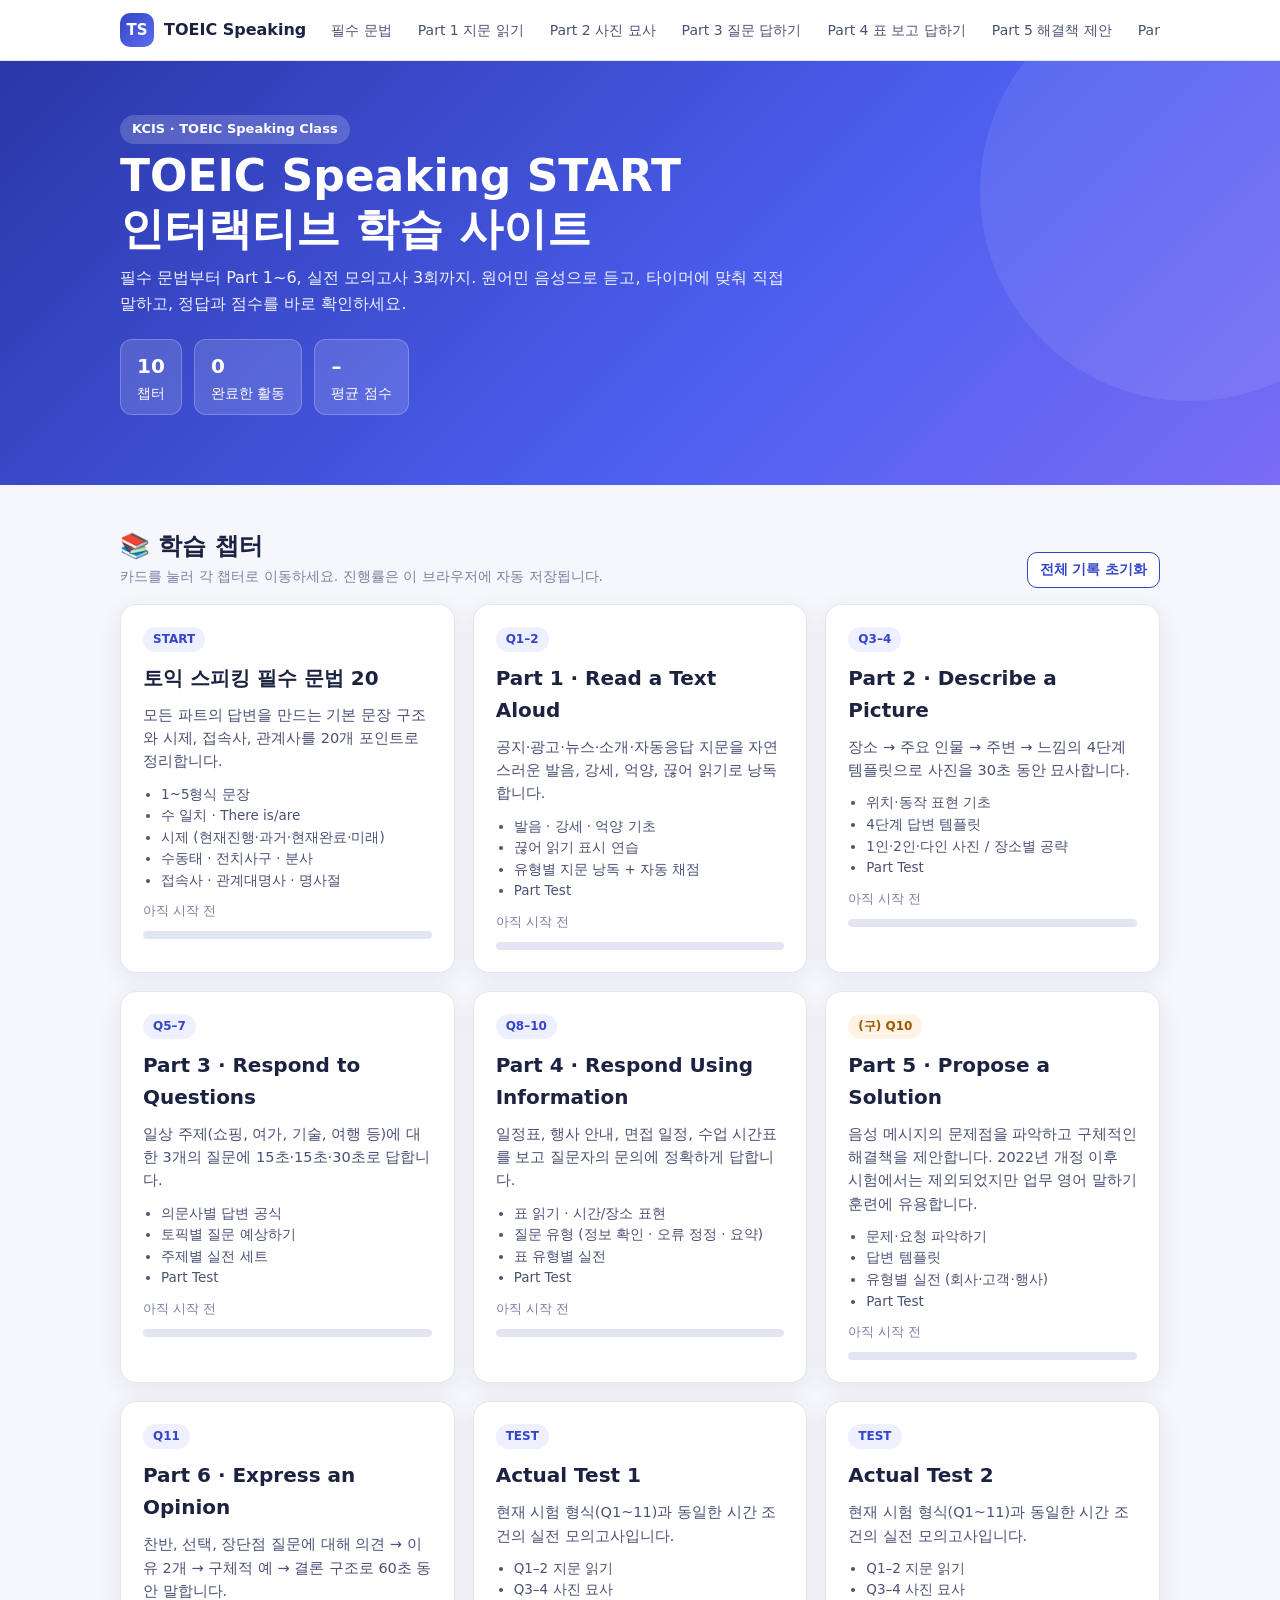
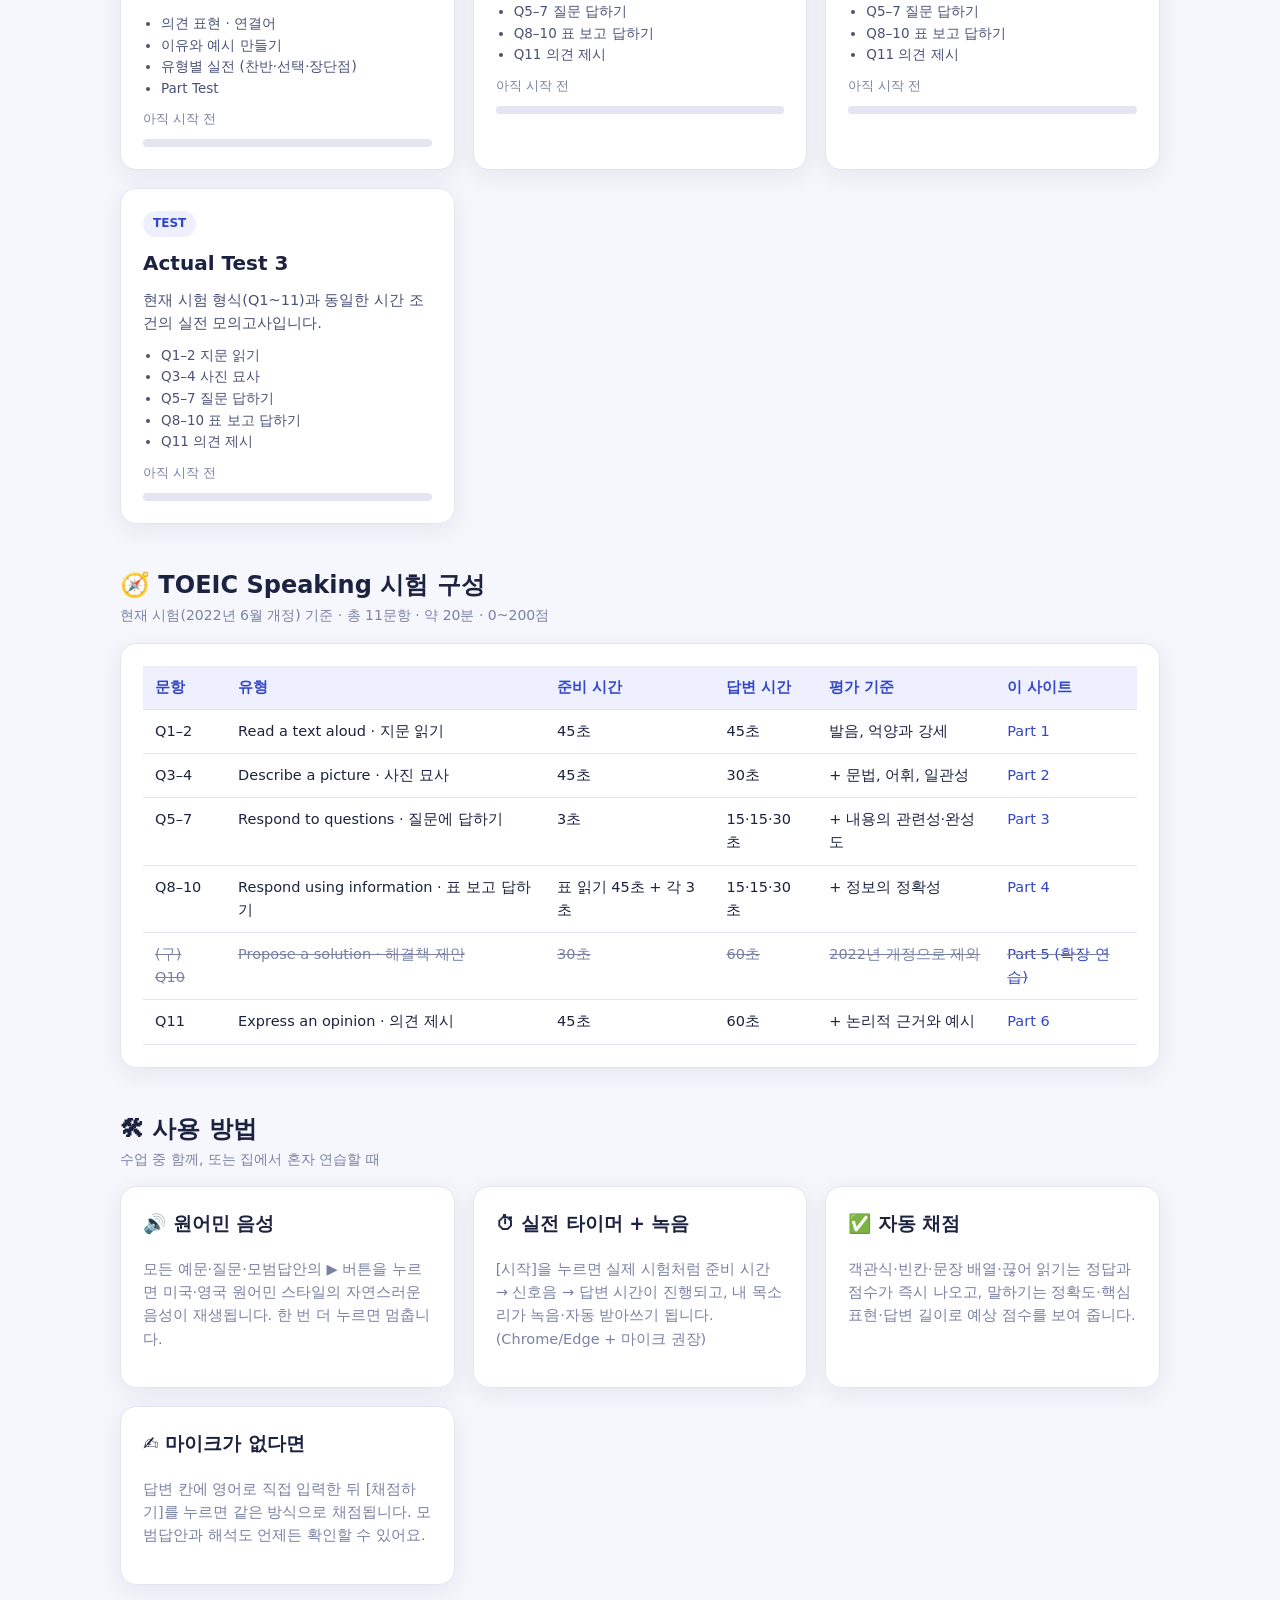
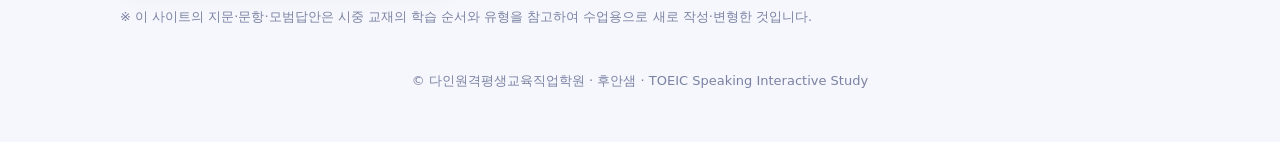
<file: index.html>
<!DOCTYPE html>
<html lang="ko">
<head>
<script src="https://yalli2.github.io/site_main_control/guard.js" data-site="toeic_speaking"></script><!-- smc-guard -->
<meta charset="utf-8">
<meta name="viewport" content="width=device-width,initial-scale=1">
<title>TOEIC Speaking START · 인터랙티브 학습 사이트</title>
<link rel="stylesheet" href="assets/style.css">
<link rel="icon" href="data:image/svg+xml,<svg xmlns='http://www.w3.org/2000/svg' viewBox='0 0 100 100'><text y='.9em' font-size='90'>🎙</text></svg>">
</head>
<body>
<header class="topbar"><div class="wrap">
  <a class="brand" href="index.html"><span class="logo">TS</span>TOEIC Speaking</a>
  <nav class="topnav" id="topnav"></nav>
</div></header>

<section class="hero"><div class="wrap">
  <span class="kicker">KCIS · TOEIC Speaking Class</span>
  <h1>TOEIC Speaking START<br>인터랙티브 학습 사이트</h1>
  <p>필수 문법부터 Part 1~6, 실전 모의고사 3회까지. 원어민 음성으로 듣고, 타이머에 맞춰 직접 말하고, 정답과 점수를 바로 확인하세요.</p>
  <div class="stats" id="stats"></div>
</div></section>

<main class="wrap">
  <div class="section-title"><div><h2>📚 학습 챕터</h2><p>카드를 눌러 각 챕터로 이동하세요. 진행률은 이 브라우저에 자동 저장됩니다.</p></div>
    <button class="btn ghost sm" id="resetAll" type="button">전체 기록 초기화</button></div>
  <div class="grid" id="chapters"></div>

  <div class="section-title"><div><h2>🧭 TOEIC Speaking 시험 구성</h2><p>현재 시험(2022년 6월 개정) 기준 · 총 11문항 · 약 20분 · 0~200점</p></div></div>
  <div class="card" style="overflow-x:auto">
    <table class="fmt">
      <tr><th>문항</th><th>유형</th><th>준비 시간</th><th>답변 시간</th><th>평가 기준</th><th>이 사이트</th></tr>
      <tr><td>Q1–2</td><td>Read a text aloud · 지문 읽기</td><td>45초</td><td>45초</td><td>발음, 억양과 강세</td><td><a href="part1.html">Part 1</a></td></tr>
      <tr><td>Q3–4</td><td>Describe a picture · 사진 묘사</td><td>45초</td><td>30초</td><td>+ 문법, 어휘, 일관성</td><td><a href="part2.html">Part 2</a></td></tr>
      <tr><td>Q5–7</td><td>Respond to questions · 질문에 답하기</td><td>3초</td><td>15·15·30초</td><td>+ 내용의 관련성·완성도</td><td><a href="part3.html">Part 3</a></td></tr>
      <tr><td>Q8–10</td><td>Respond using information · 표 보고 답하기</td><td>표 읽기 45초 + 각 3초</td><td>15·15·30초</td><td>+ 정보의 정확성</td><td><a href="part4.html">Part 4</a></td></tr>
      <tr class="dropped"><td>(구) Q10</td><td>Propose a solution · 해결책 제안</td><td>30초</td><td>60초</td><td>2022년 개정으로 제외</td><td><a href="part5.html" style="text-decoration:none">Part 5 (확장 연습)</a></td></tr>
      <tr><td>Q11</td><td>Express an opinion · 의견 제시</td><td>45초</td><td>60초</td><td>+ 논리적 근거와 예시</td><td><a href="part6.html">Part 6</a></td></tr>
    </table>
  </div>

  <div class="section-title"><div><h2>🛠 사용 방법</h2><p>수업 중 함께, 또는 집에서 혼자 연습할 때</p></div></div>
  <div class="grid">
    <div class="card"><h3 style="margin-top:0">🔊 원어민 음성</h3><p class="small" style="font-size:14.5px">모든 예문·질문·모범답안의 ▶ 버튼을 누르면 미국·영국 원어민 스타일의 자연스러운 음성이 재생됩니다. 한 번 더 누르면 멈춥니다.</p></div>
    <div class="card"><h3 style="margin-top:0">⏱ 실전 타이머 + 녹음</h3><p class="small" style="font-size:14.5px">[시작]을 누르면 실제 시험처럼 준비 시간 → 신호음 → 답변 시간이 진행되고, 내 목소리가 녹음·자동 받아쓰기 됩니다. (Chrome/Edge + 마이크 권장)</p></div>
    <div class="card"><h3 style="margin-top:0">✅ 자동 채점</h3><p class="small" style="font-size:14.5px">객관식·빈칸·문장 배열·끊어 읽기는 정답과 점수가 즉시 나오고, 말하기는 정확도·핵심 표현·답변 길이로 예상 점수를 보여 줍니다.</p></div>
    <div class="card"><h3 style="margin-top:0">✍ 마이크가 없다면</h3><p class="small" style="font-size:14.5px">답변 칸에 영어로 직접 입력한 뒤 [채점하기]를 누르면 같은 방식으로 채점됩니다. 모범답안과 해석도 언제든 확인할 수 있어요.</p></div>
  </div>
  <p class="small" style="margin-top:22px">※ 이 사이트의 지문·문항·모범답안은 시중 교재의 학습 순서와 유형을 참고하여 수업용으로 새로 작성·변형한 것입니다.</p>
</main>
<footer class="footer">© 다인원격평생교육직업학원 · 후안샘 · TOEIC Speaking Interactive Study</footer>

<script src="assets/chapters.js"></script>
<script src="assets/counts.js"></script>
<script>
(function(){
  const all=(()=>{try{return JSON.parse(localStorage.getItem('ts_scores')||'{}')}catch(e){return {}}})();
  const nav=document.getElementById('topnav'),grid=document.getElementById('chapters');
  let totDone=0,tot=0,sumPct=0,nPct=0;
  CHAPTERS.forEach((c,i)=>{
    const a=document.createElement('a');a.href=c.href;a.textContent=c.short;nav.appendChild(a);
    const s=all[c.id]||{};const ks=Object.keys(s);let E=0,M=0;ks.forEach(k=>{E+=s[k].e;M+=s[k].m;});
    const pct=M?Math.round(E/M*100):null;if(pct!=null){sumPct+=pct;nPct++;}
    totDone+=ks.length;
    const card=document.createElement('a');card.className='card chcard';card.href=c.href;
    card.innerHTML=`<span class="tag ${c.old?'old':''}">${String(i).padStart(2,'0')==='00'?'START':c.tag}</span><h3>${c.title}</h3><p>${c.desc}</p><ul>${c.items.map(x=>`<li>${x}</li>`).join('')}</ul>
      <div class="proglbl"><span>${ks.length?`완료 ${ks.length} / ${(window.BLOCK_COUNTS||{})[c.id]||'?'} 활동`:'아직 시작 전'}</span><span>${pct!=null?'평균 '+pct+'점':''}</span></div><div class="prog"><i style="width:${Math.min(100,ks.length/((window.BLOCK_COUNTS||{})[c.id]||20)*100)}%"></i></div>`;
    grid.appendChild(card);
  });
  document.getElementById('stats').innerHTML=`<div class="stat"><b>${CHAPTERS.length}</b>챕터</div><div class="stat"><b>${totDone}</b>완료한 활동</div><div class="stat"><b>${nPct?Math.round(sumPct/nPct)+'점':'–'}</b>평균 점수</div>`;
  document.getElementById('resetAll').onclick=()=>{if(confirm('모든 챕터의 점수 기록을 지울까요?')){localStorage.removeItem('ts_scores');location.reload();}};
})();
</script>
<script src="dain-hide.js" defer></script>
</body>
</html>
</file>
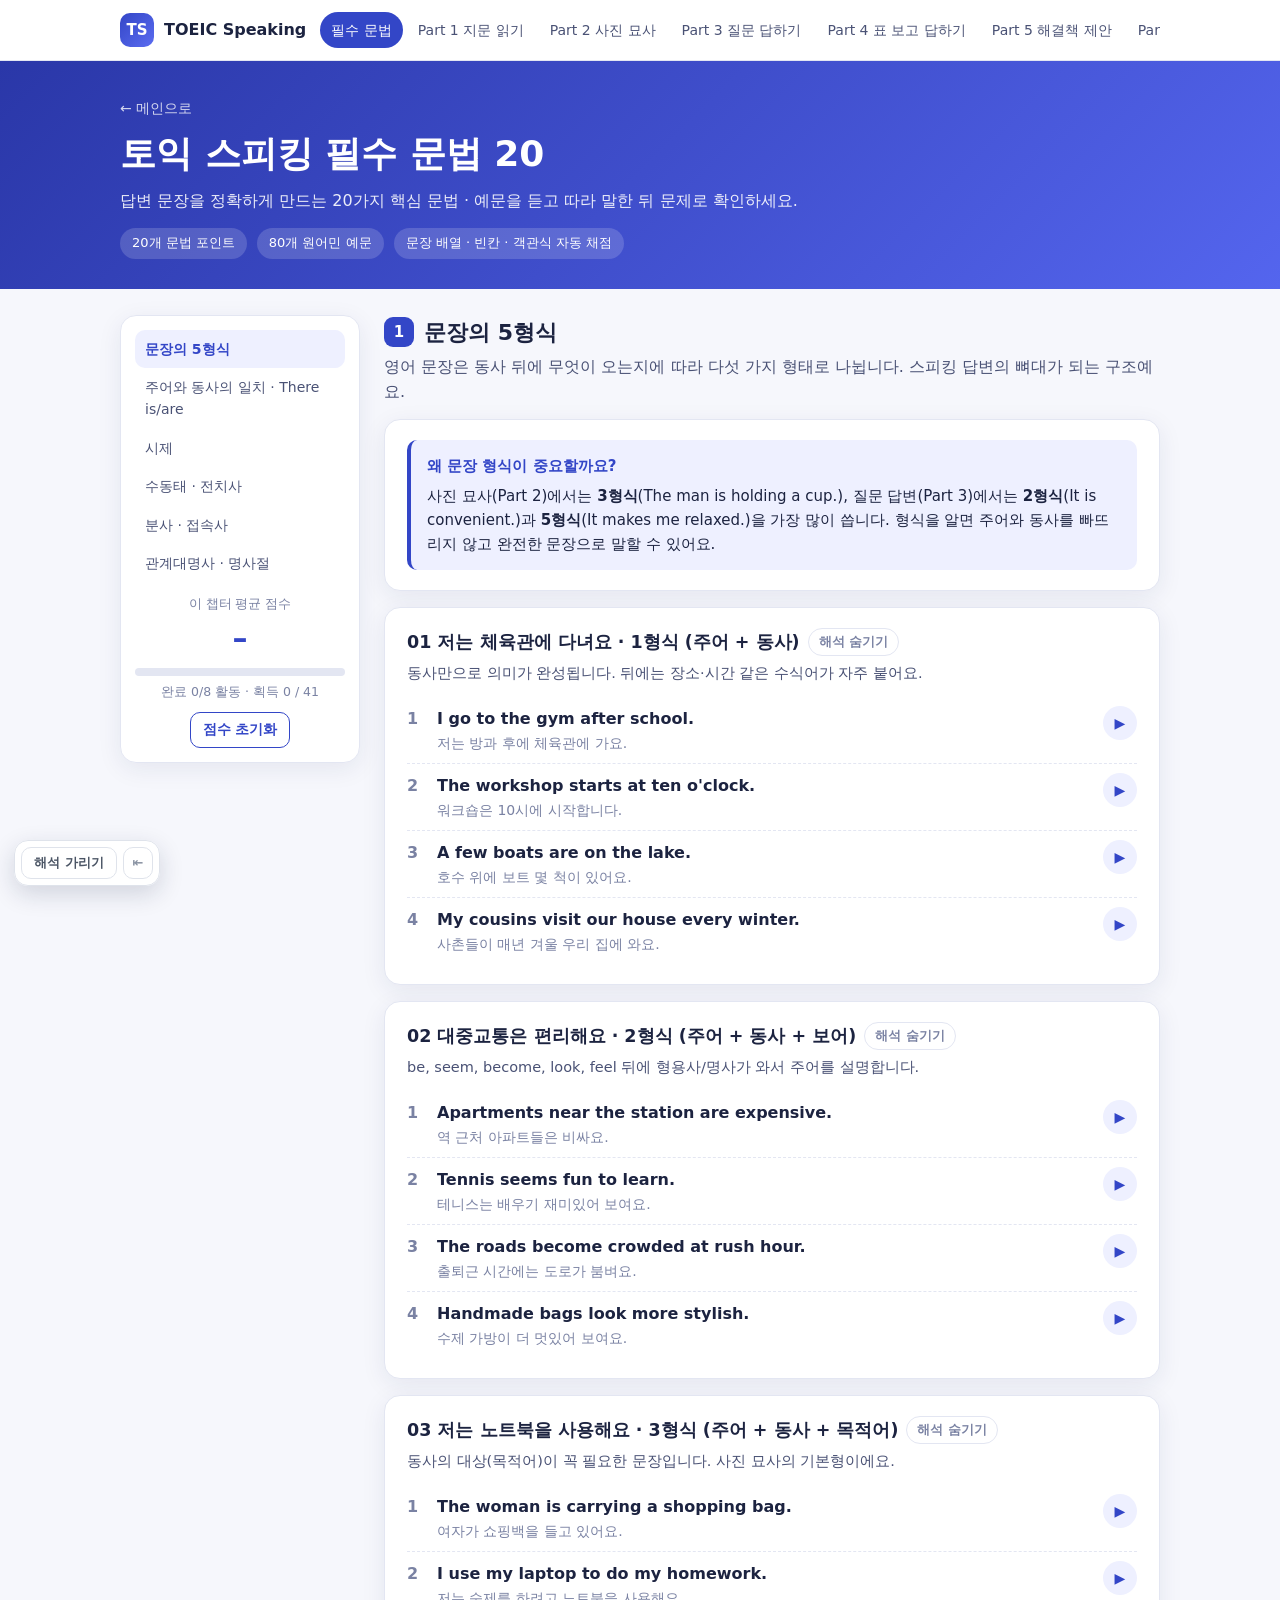
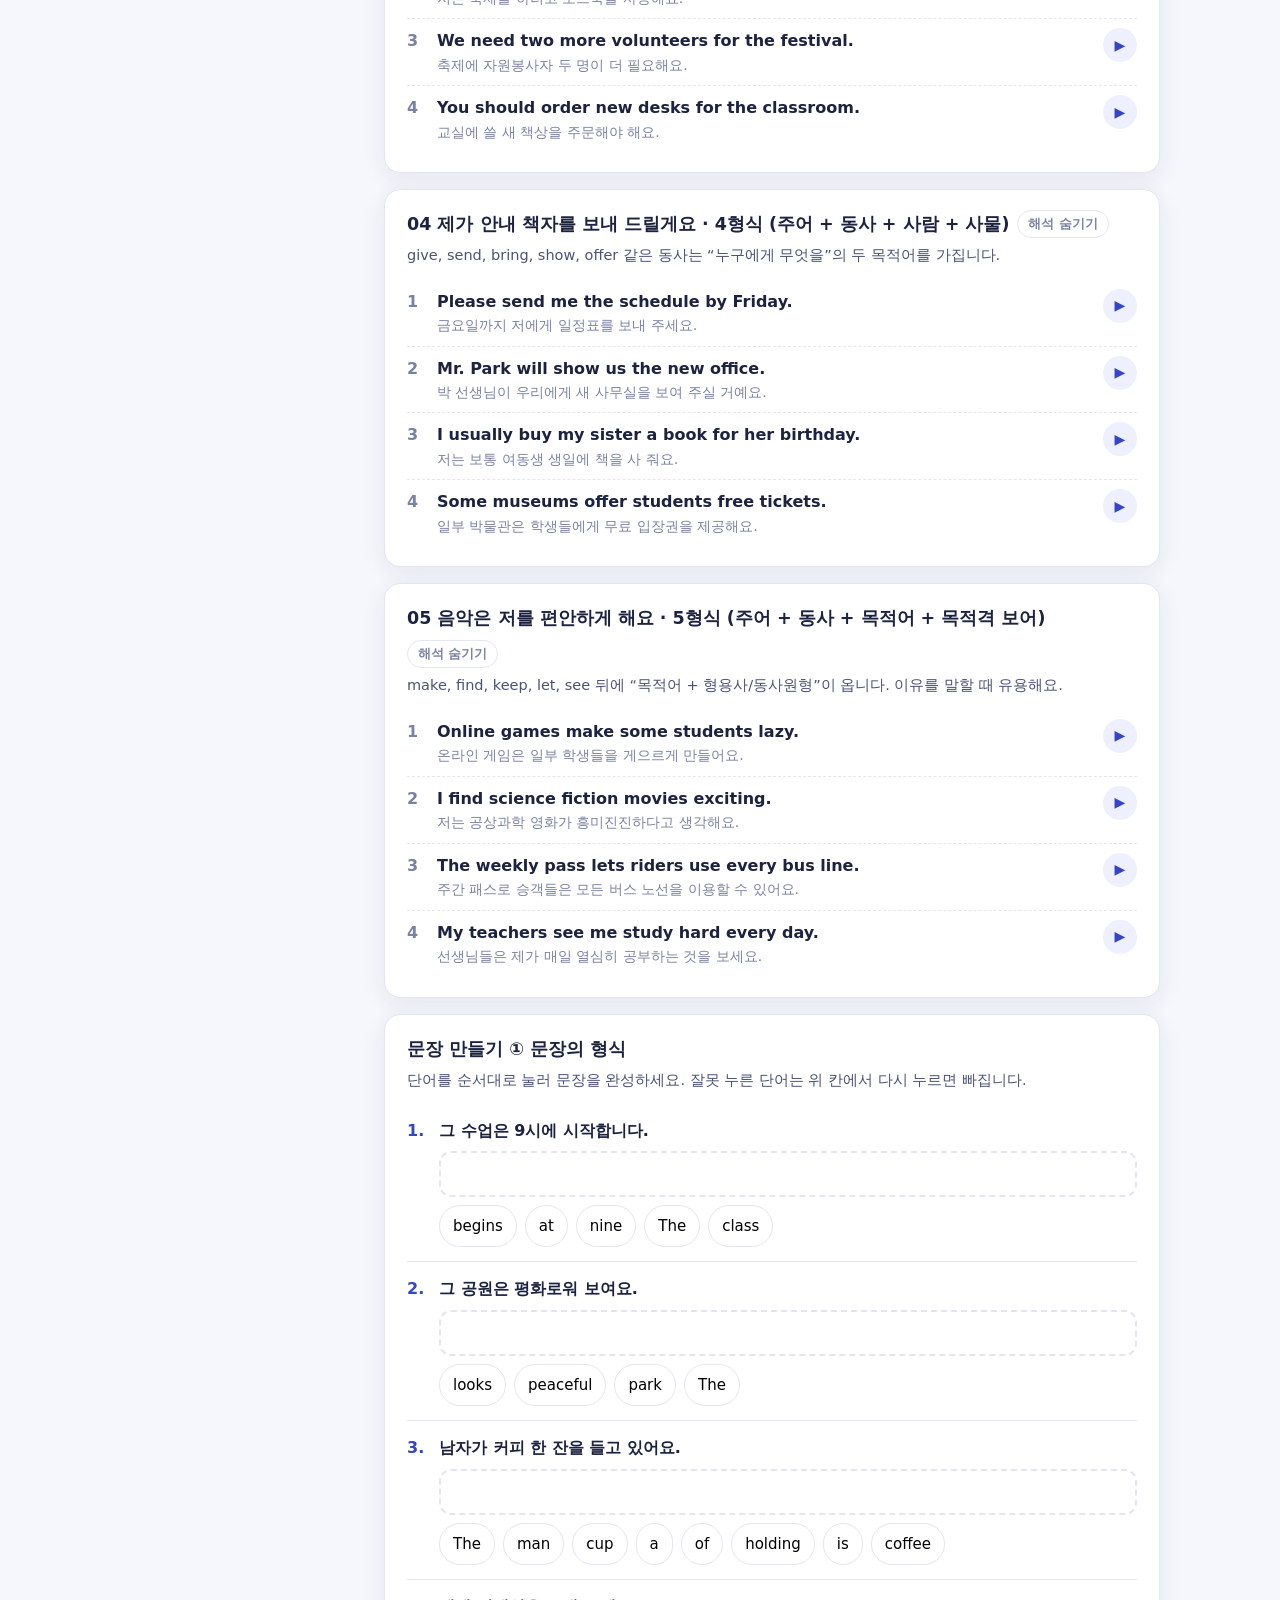
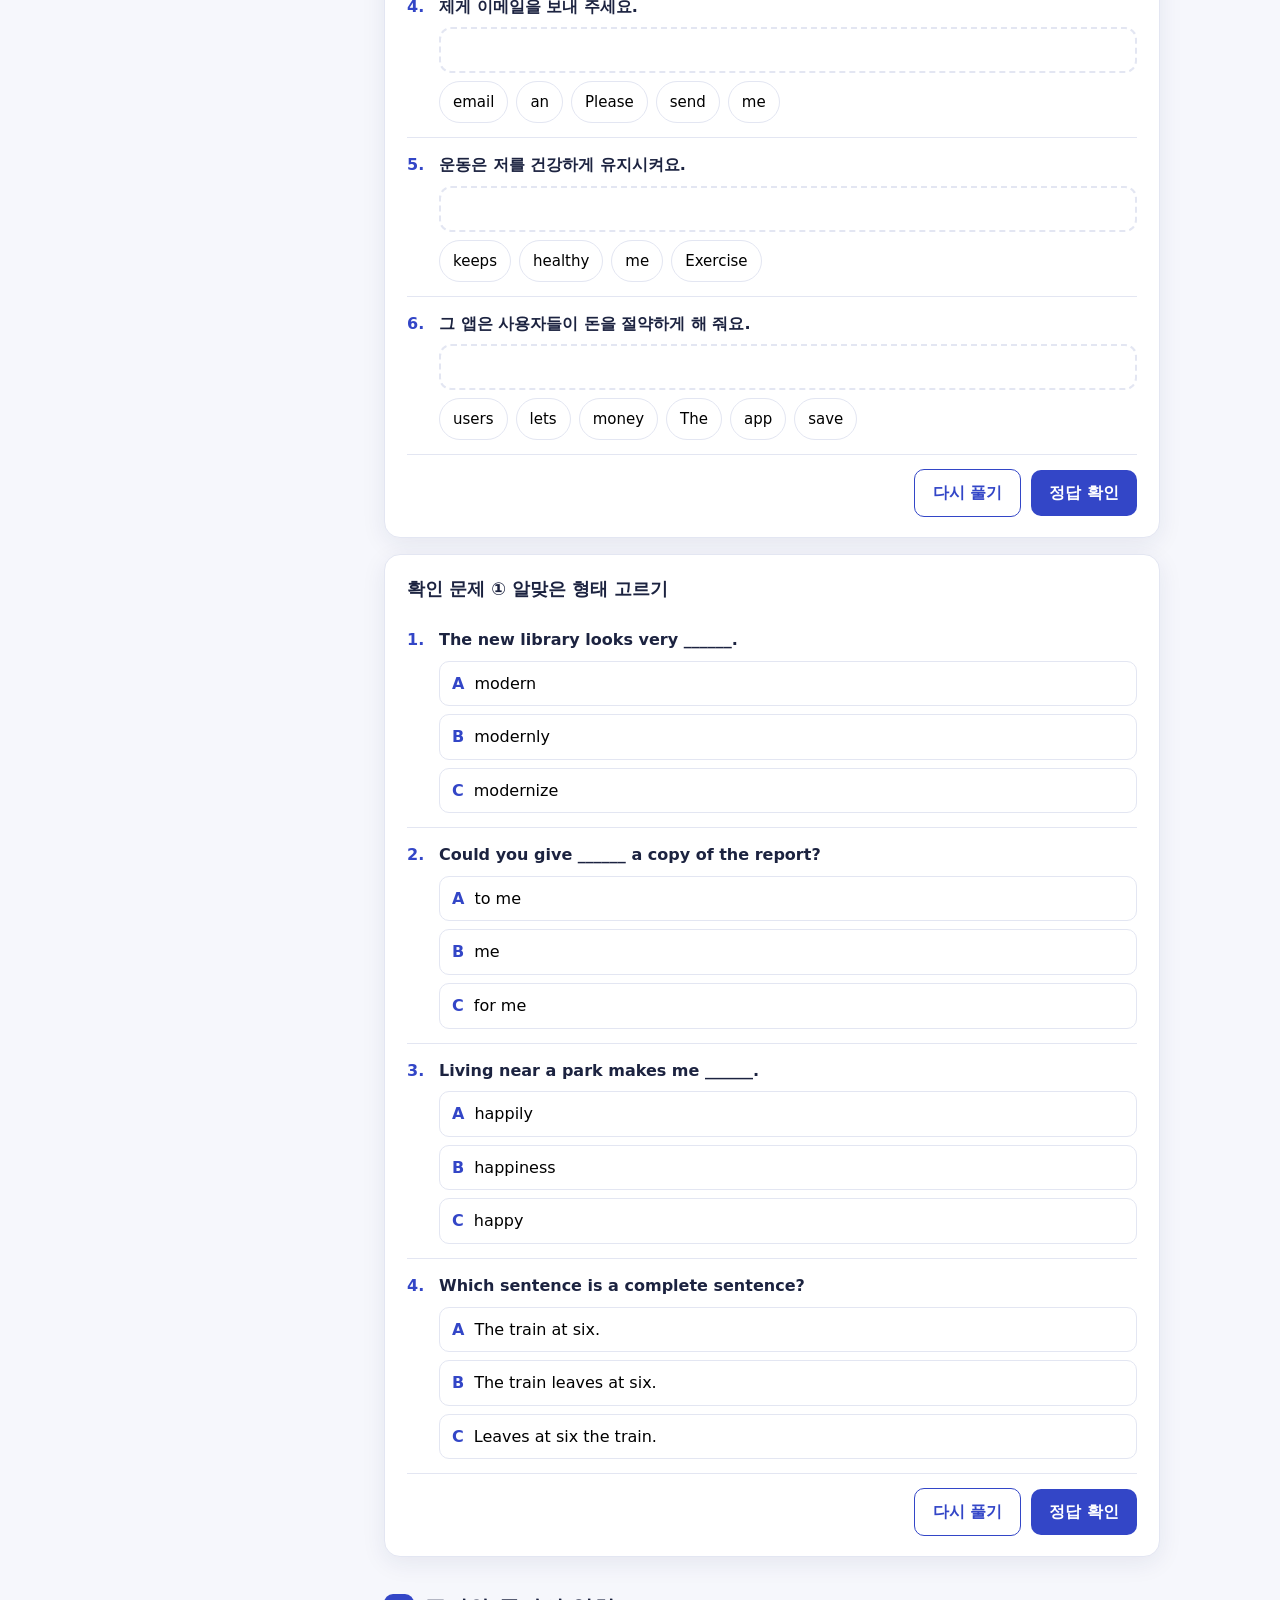
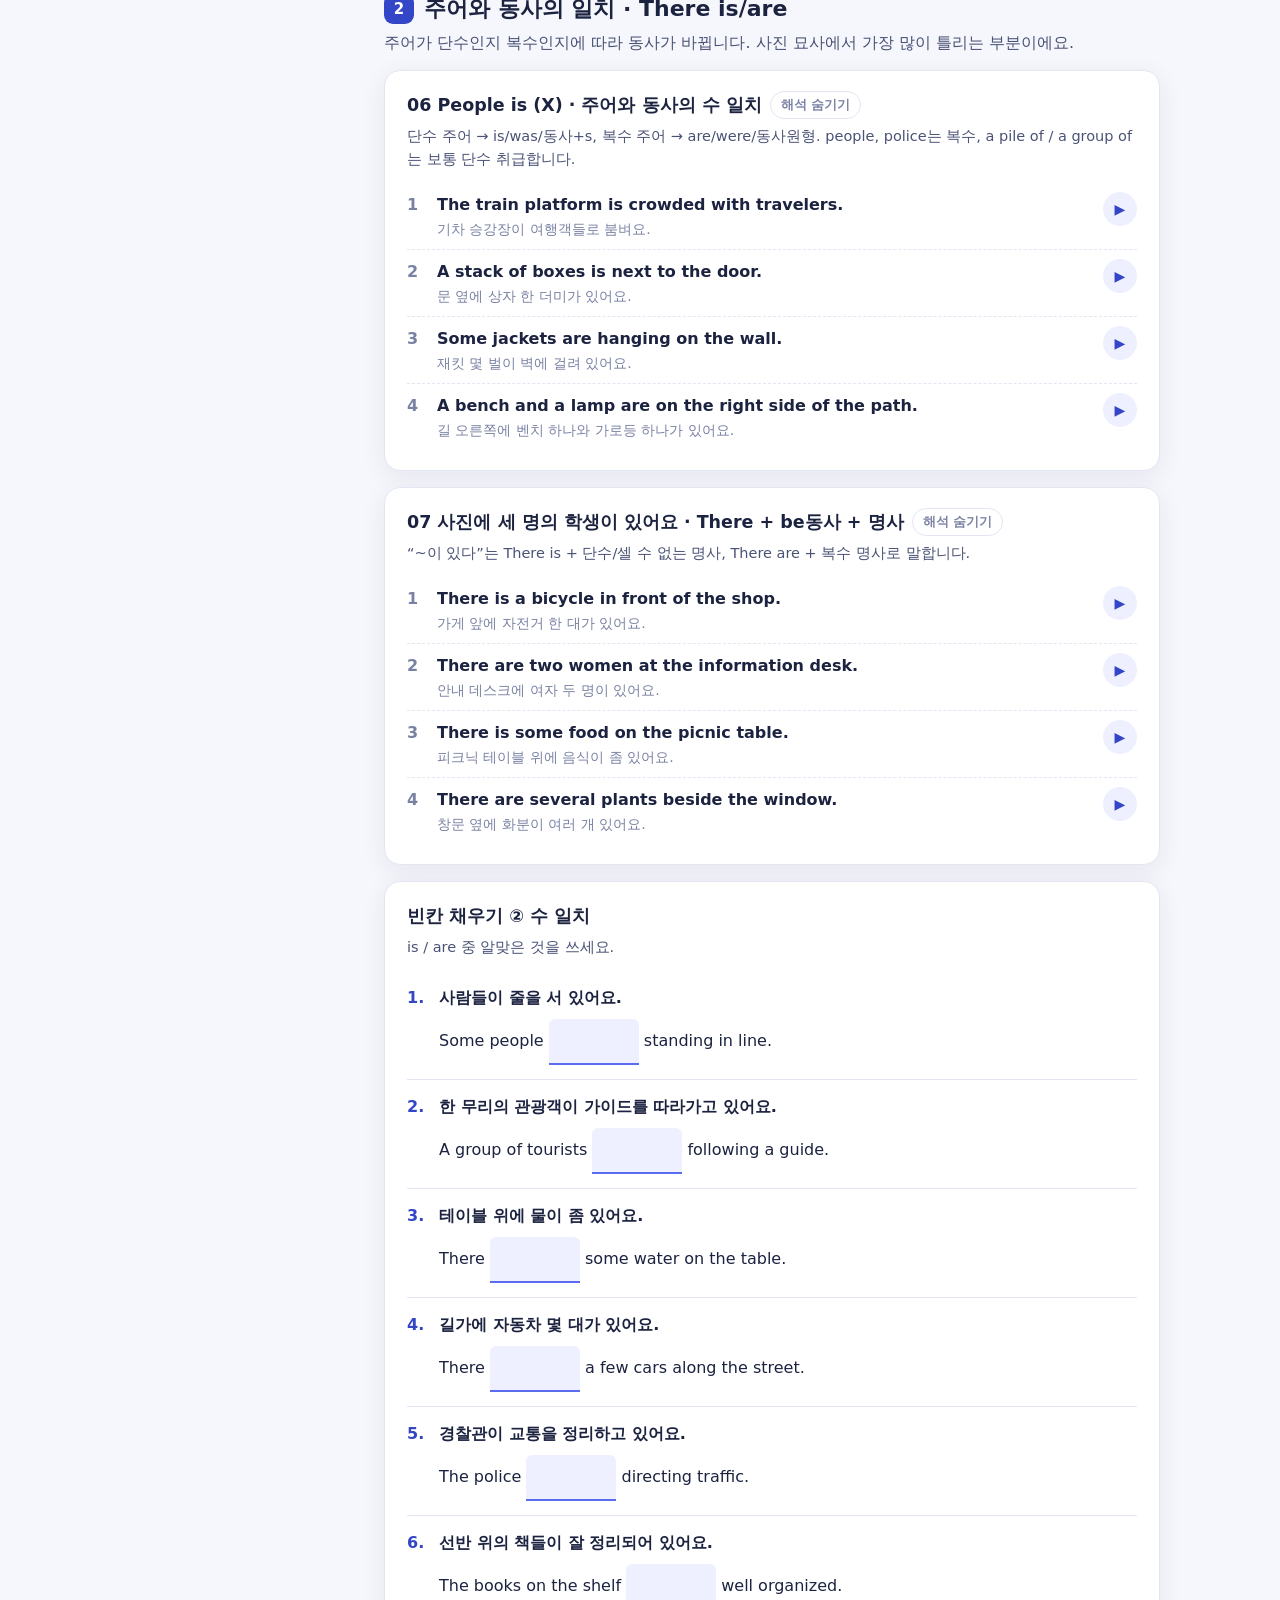
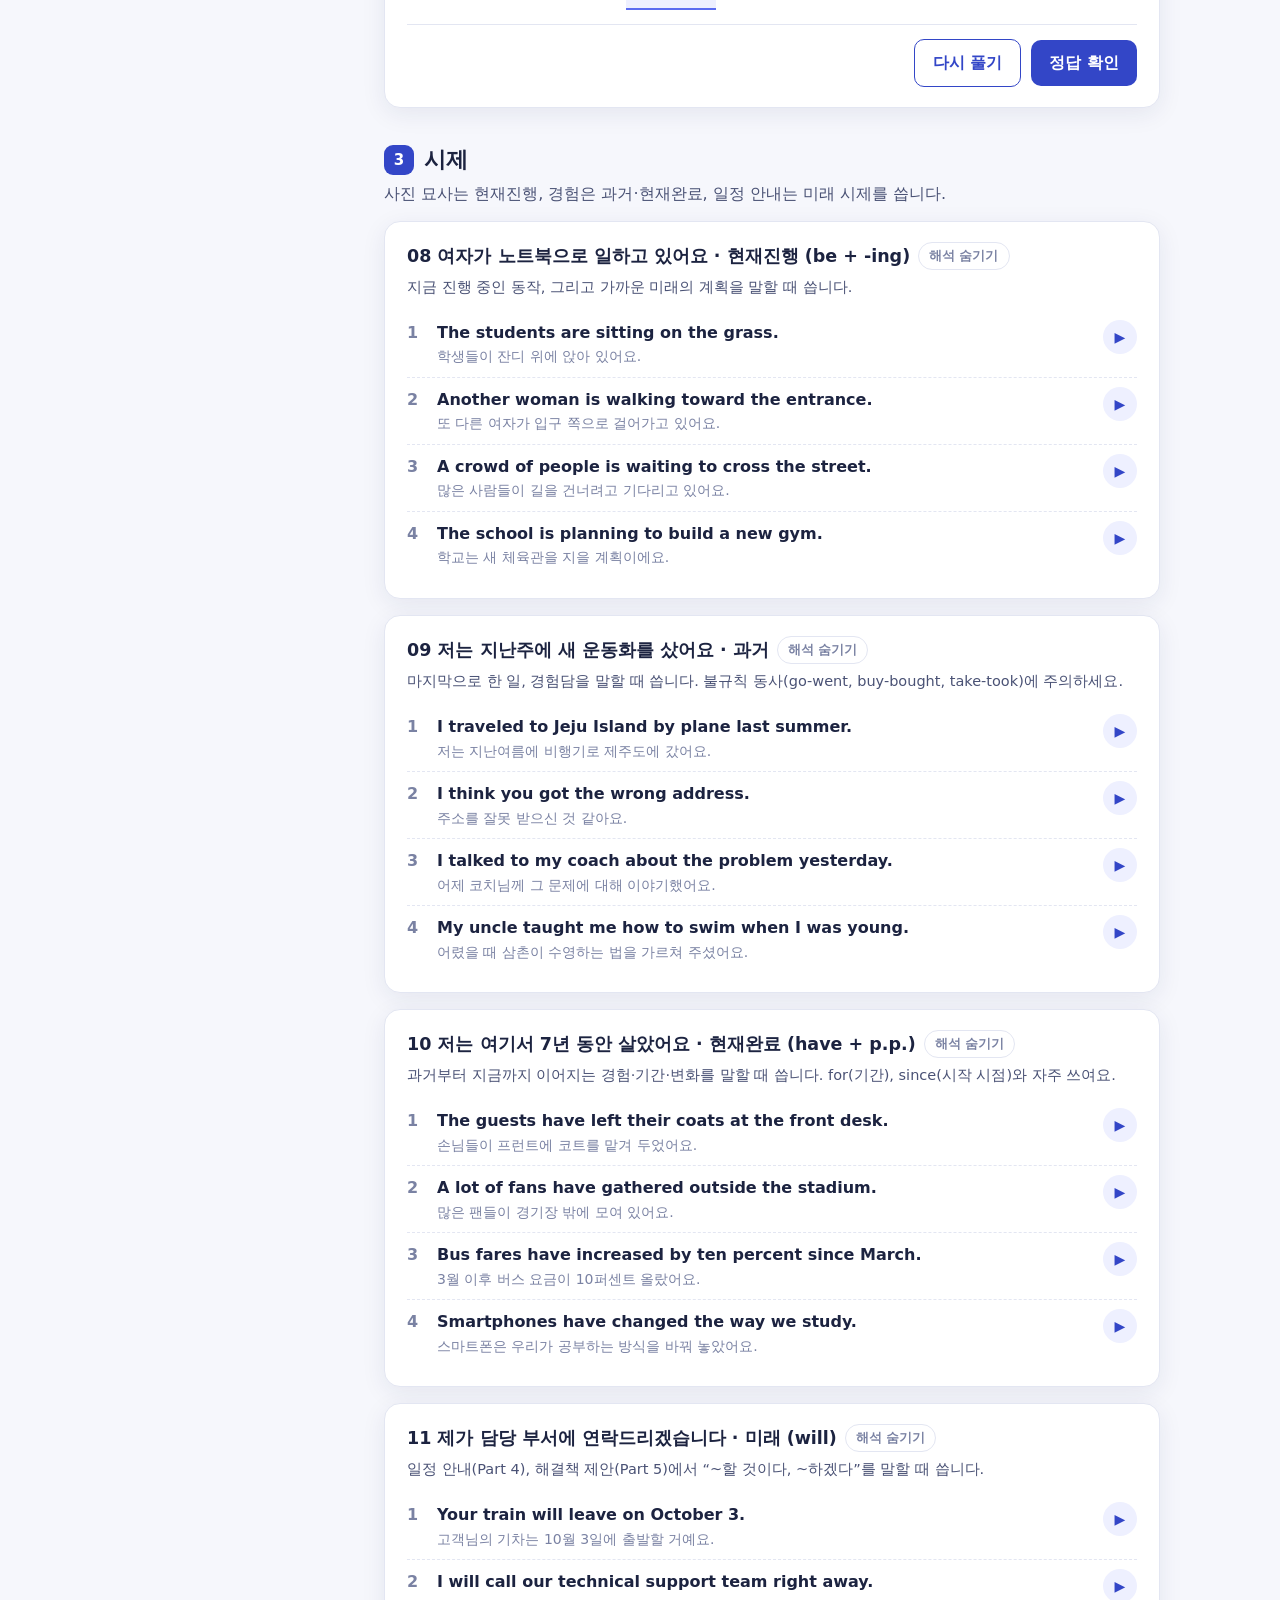
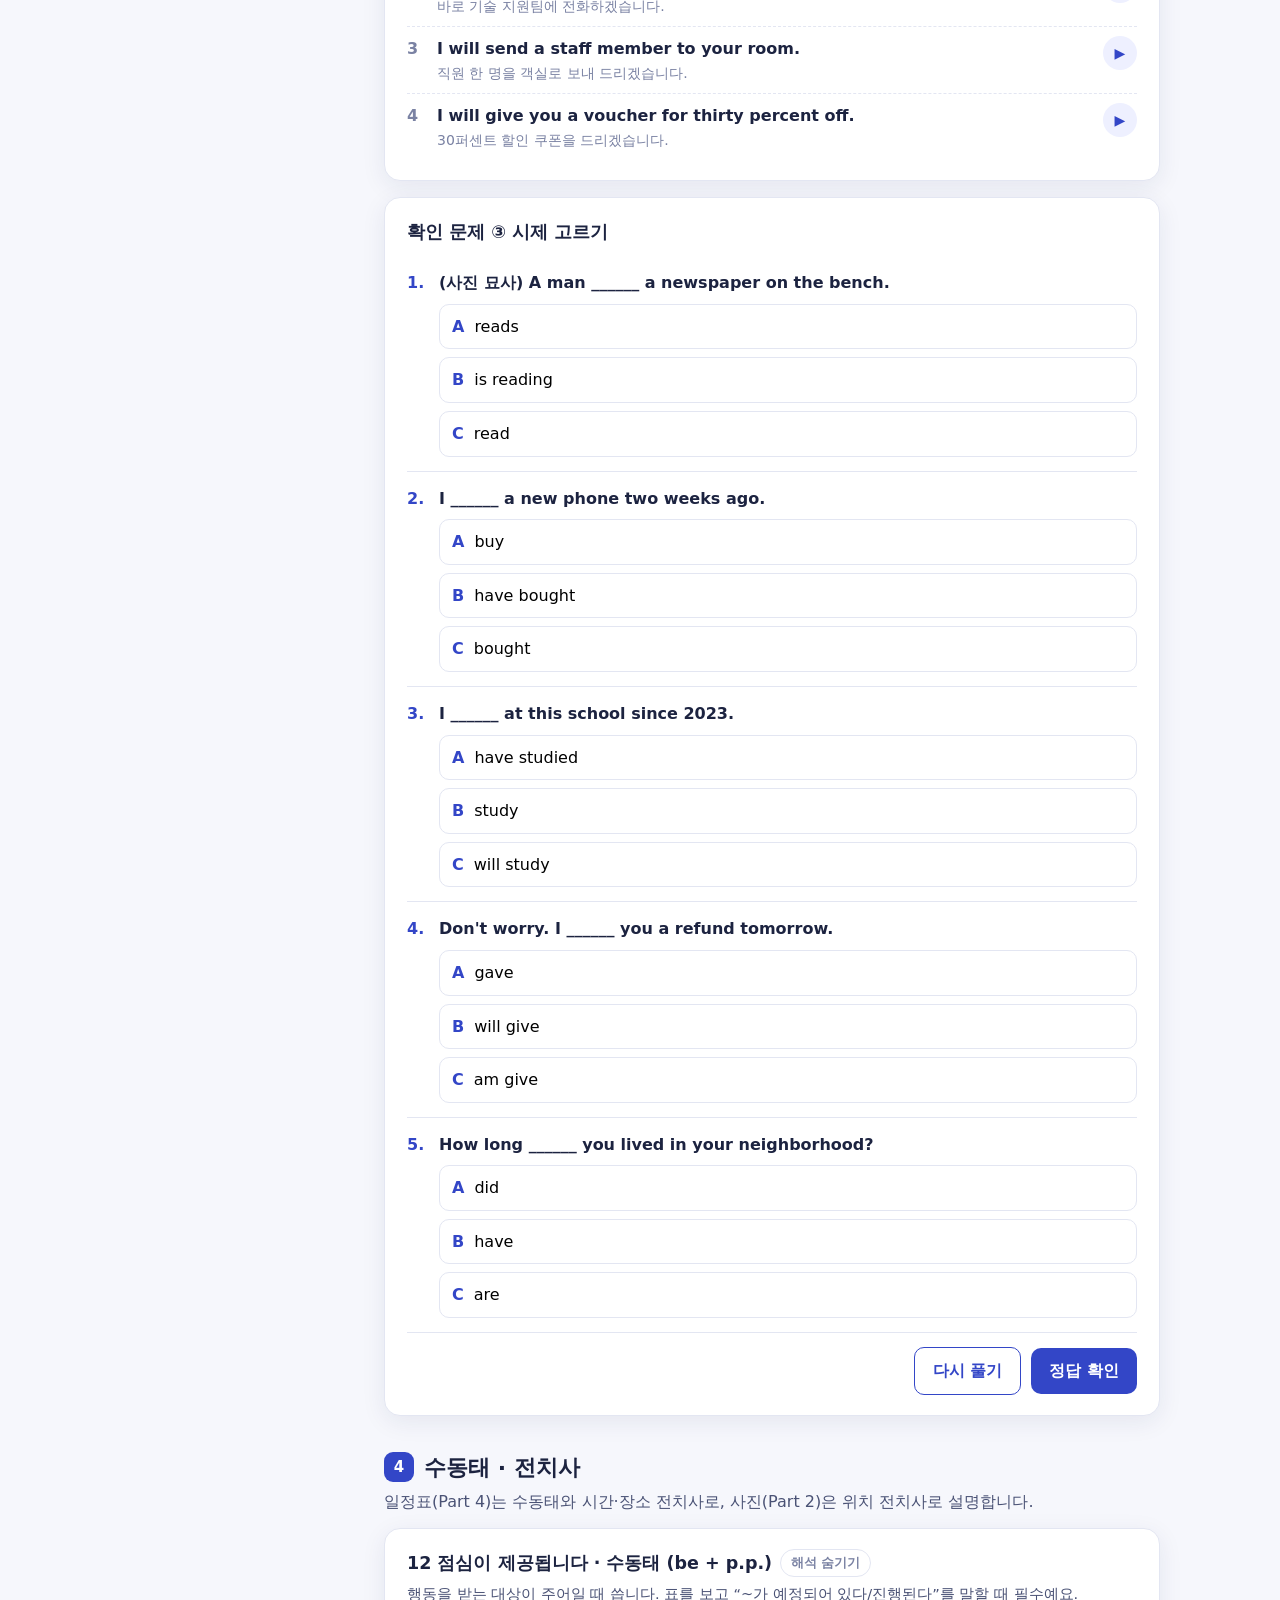
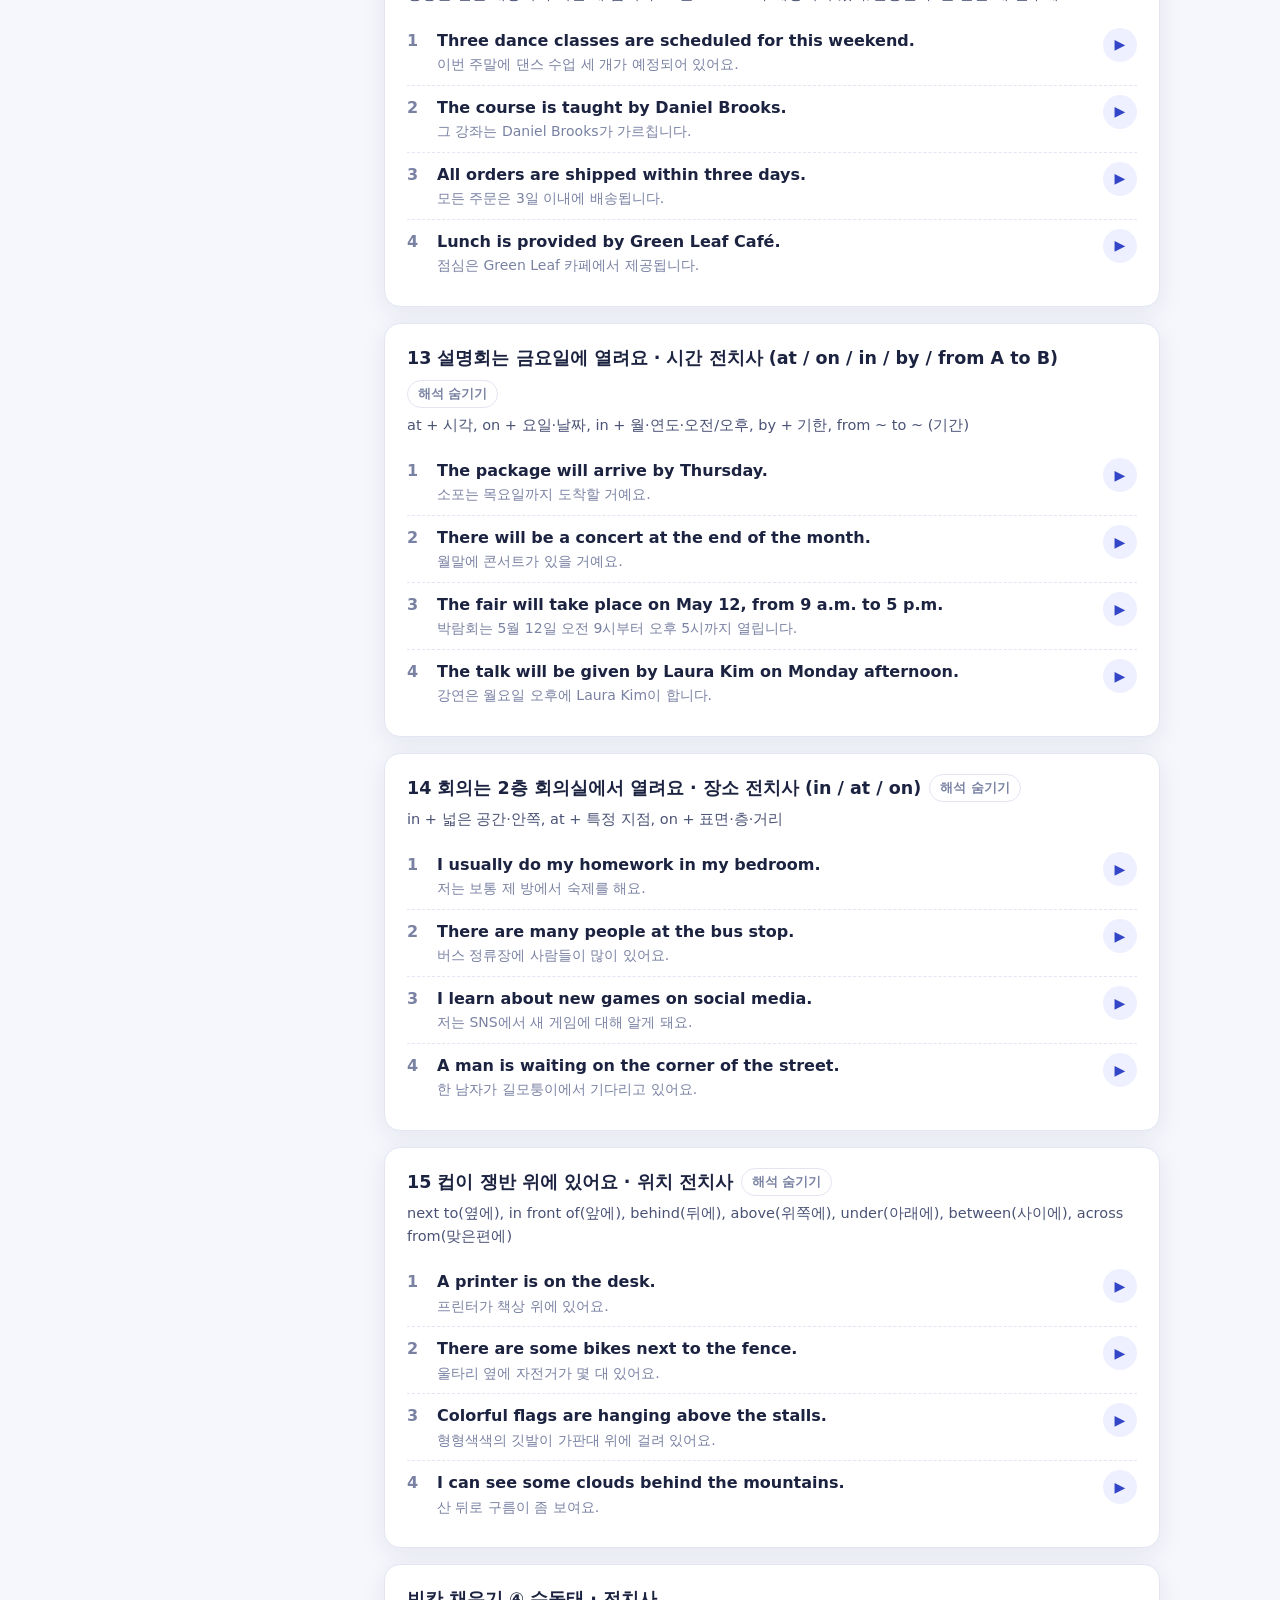
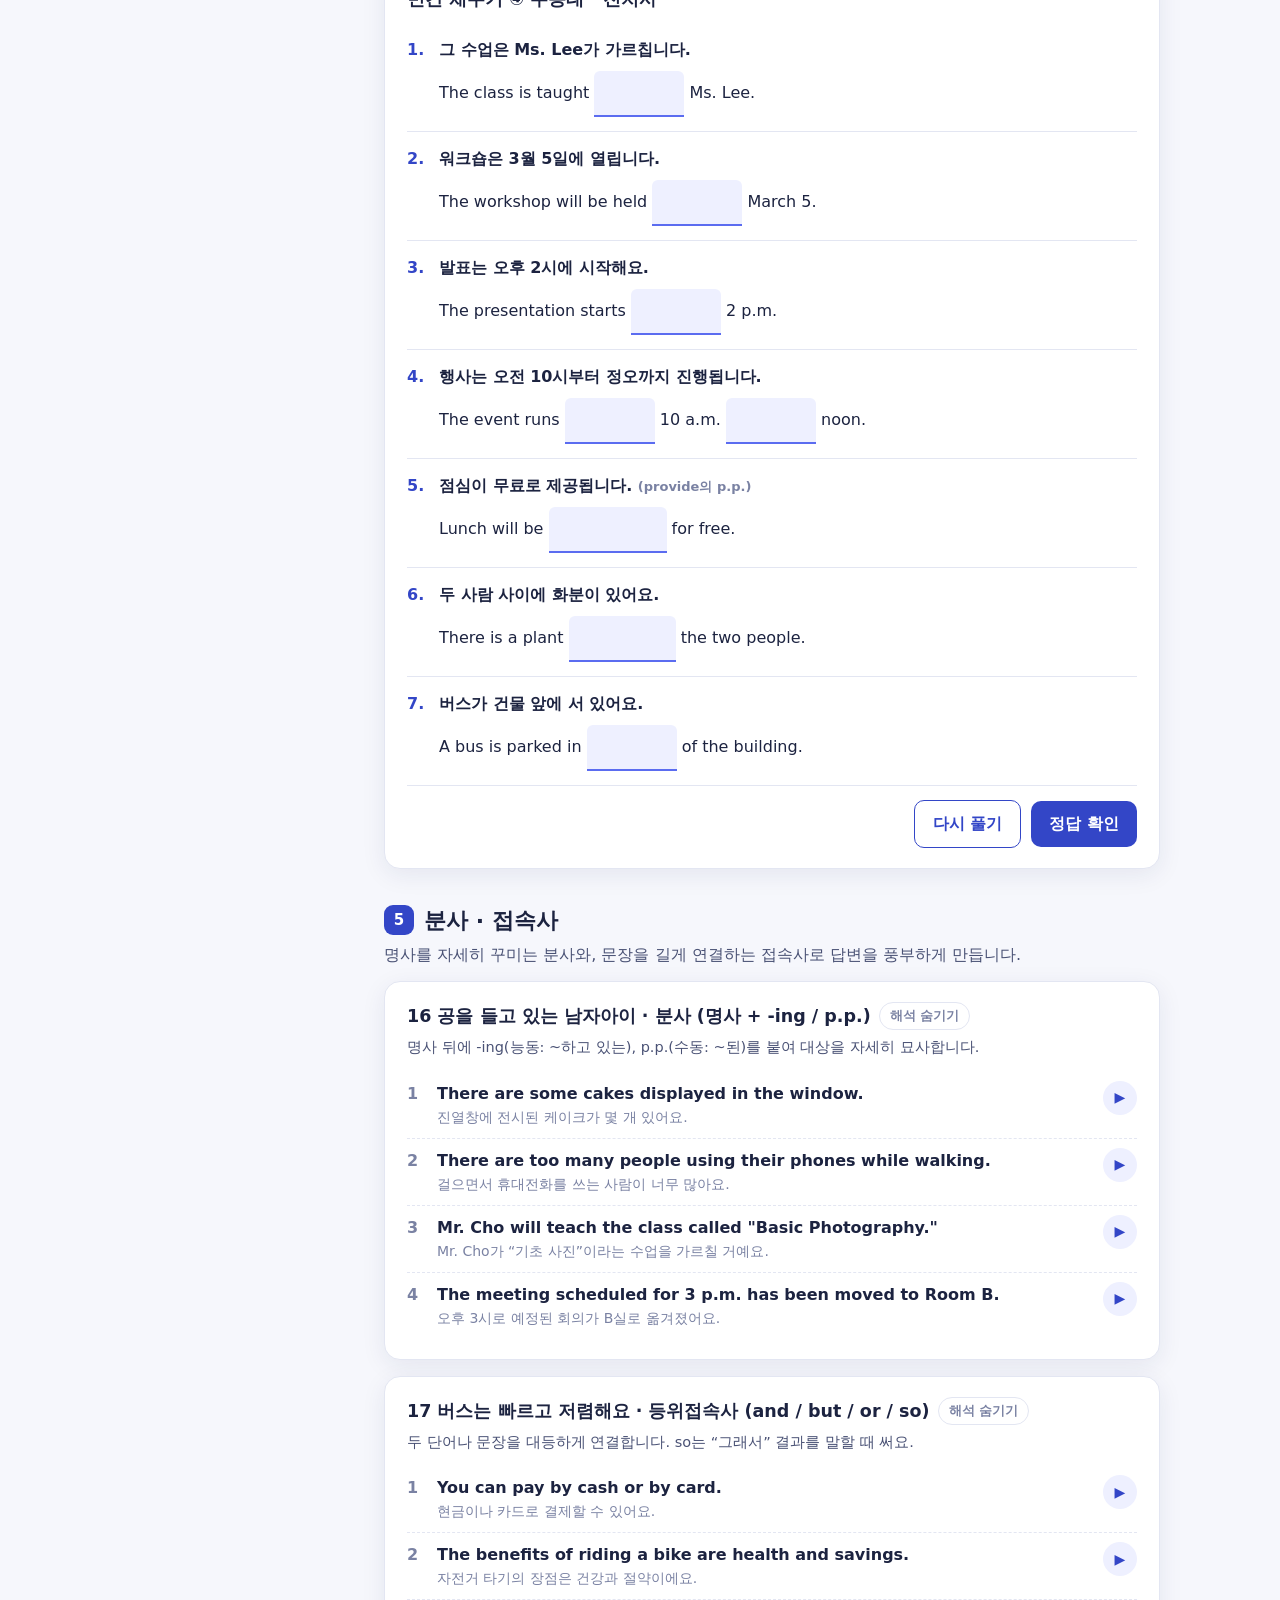
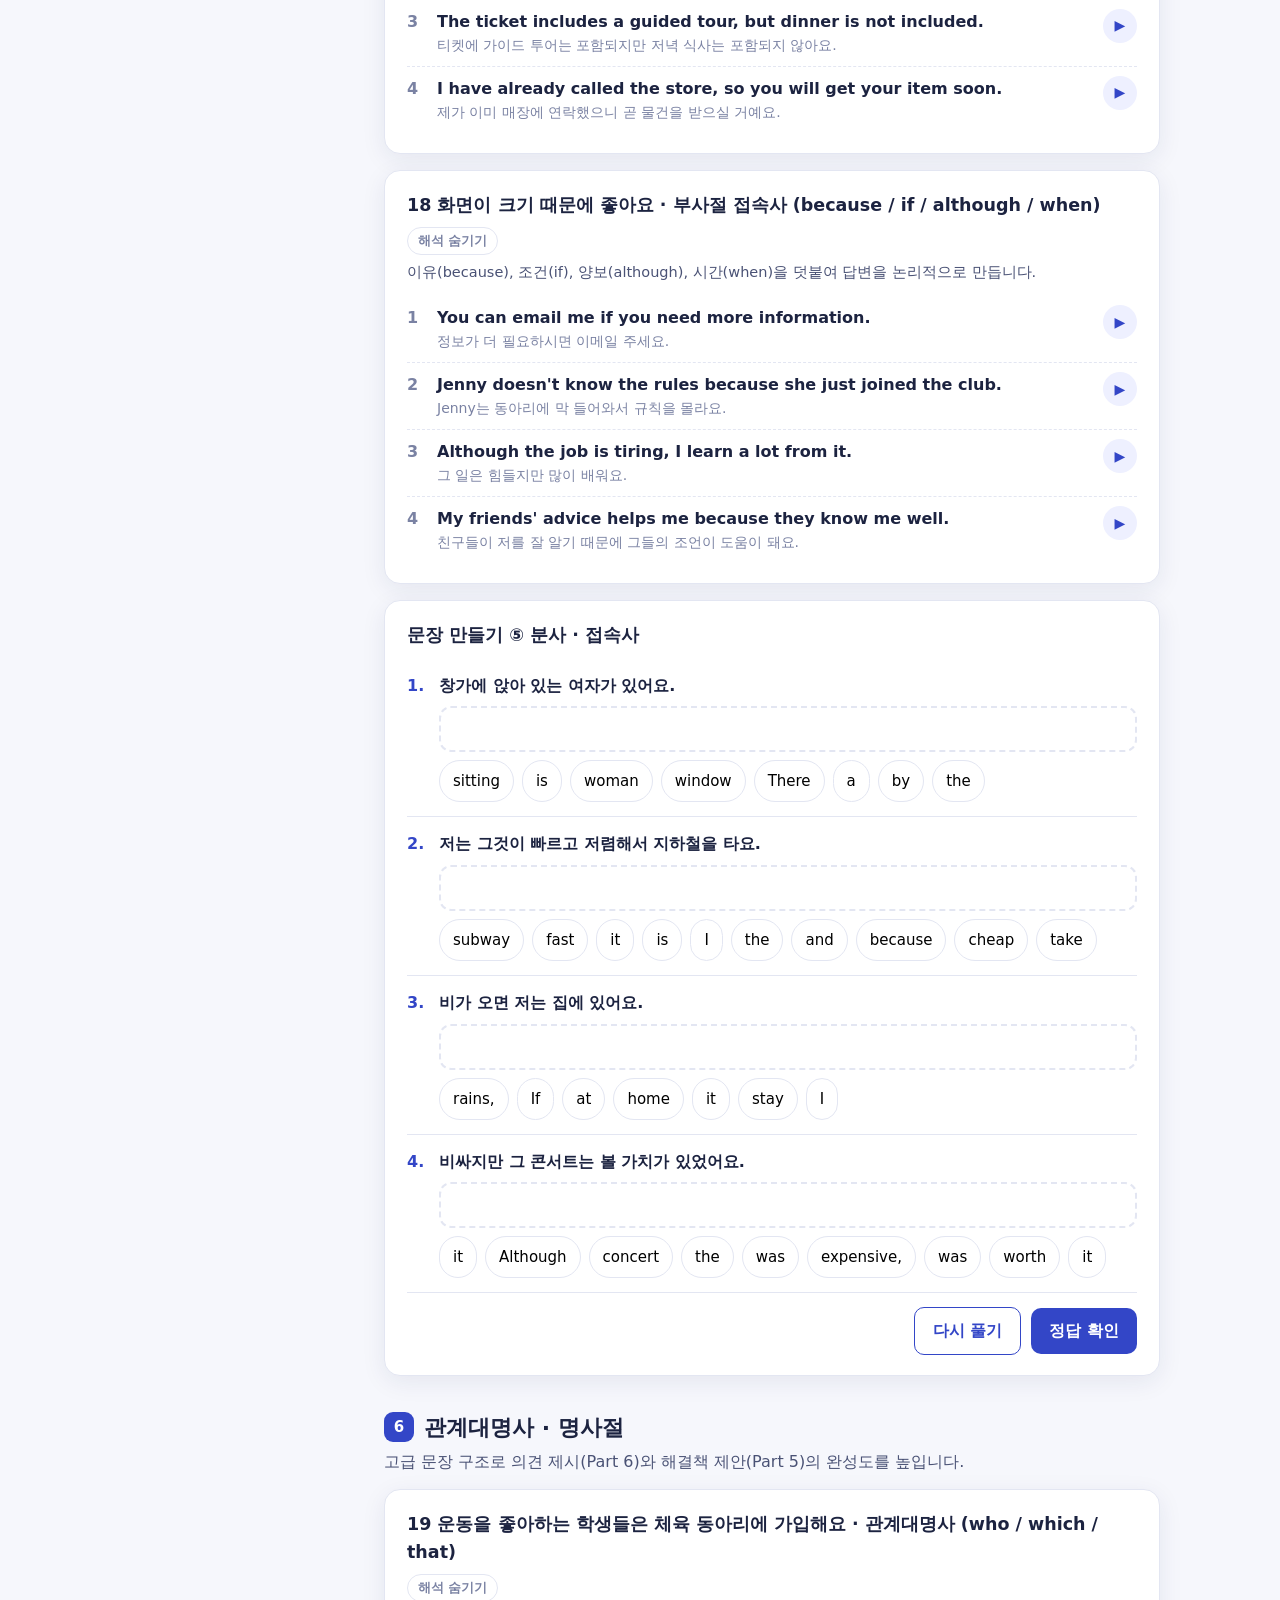
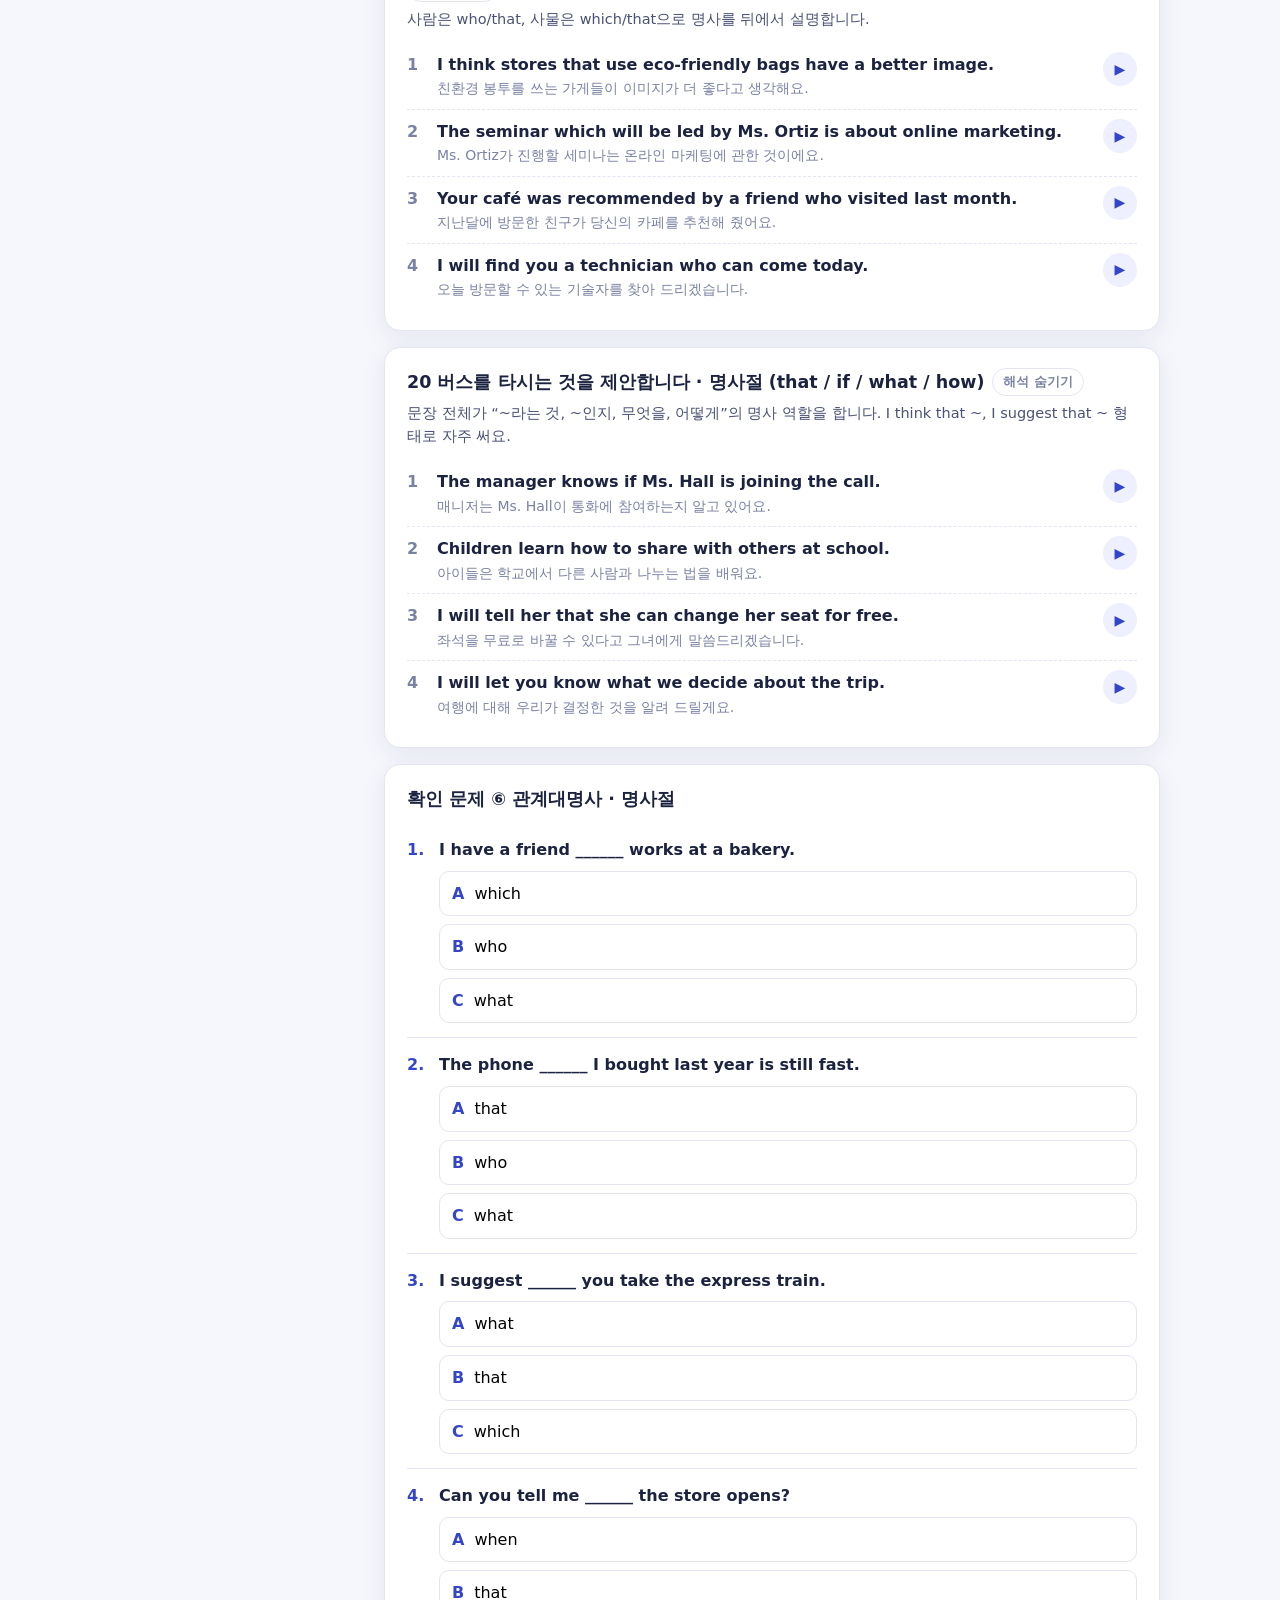
<file: grammar.html>
<!DOCTYPE html>
<html lang="ko">
<head>
<script src="https://yalli2.github.io/site_main_control/guard.js" data-site="toeic_speaking"></script><!-- smc-guard -->
<meta charset="utf-8">
<meta name="viewport" content="width=device-width,initial-scale=1">
<title>TOEIC Speaking</title>
<link rel="stylesheet" href="assets/style.css">
<link rel="icon" href="data:image/svg+xml,<svg xmlns='http://www.w3.org/2000/svg' viewBox='0 0 100 100'><text y='.9em' font-size='90'>🎙</text></svg>">
</head>
<body>
<header class="topbar"><div class="wrap">
  <a class="brand" href="index.html"><span class="logo">TS</span>TOEIC Speaking</a>
  <nav class="topnav"></nav>
</div></header>
<section class="chhead"><div class="wrap">
  <a href="index.html" style="color:#fff;opacity:.8;font-size:14px">← 메인으로</a>
  <h1 id="chTitle"></h1><p id="chSub"></p><div class="meta" id="chMeta"></div>
</div></section>
<div class="wrap layout">
  <aside class="side"><div class="card">
    <div id="sideNav"></div>
    <div class="scorebox"><div class="sm">이 챕터 평균 점수</div><div class="big" id="chScore">–</div>
      <div class="prog" style="margin:6px 0"><i id="chProg"></i></div><div class="sm" id="chScoreSm"></div>
      <button class="btn ghost sm" id="resetScores" type="button" style="margin-top:10px">점수 초기화</button></div>
  </div></aside>
  <main id="main"></main>
</div>
<footer class="footer">© 다인원격평생교육직업학원 · 후안샘 · TOEIC Speaking Interactive Study</footer>
<script src="assets/chapters.js"></script>
<script src="data/grammar.js"></script>
<script src="assets/app.js"></script>
<script src="dain-hide.js" defer></script>
</body>
</html>
</file>
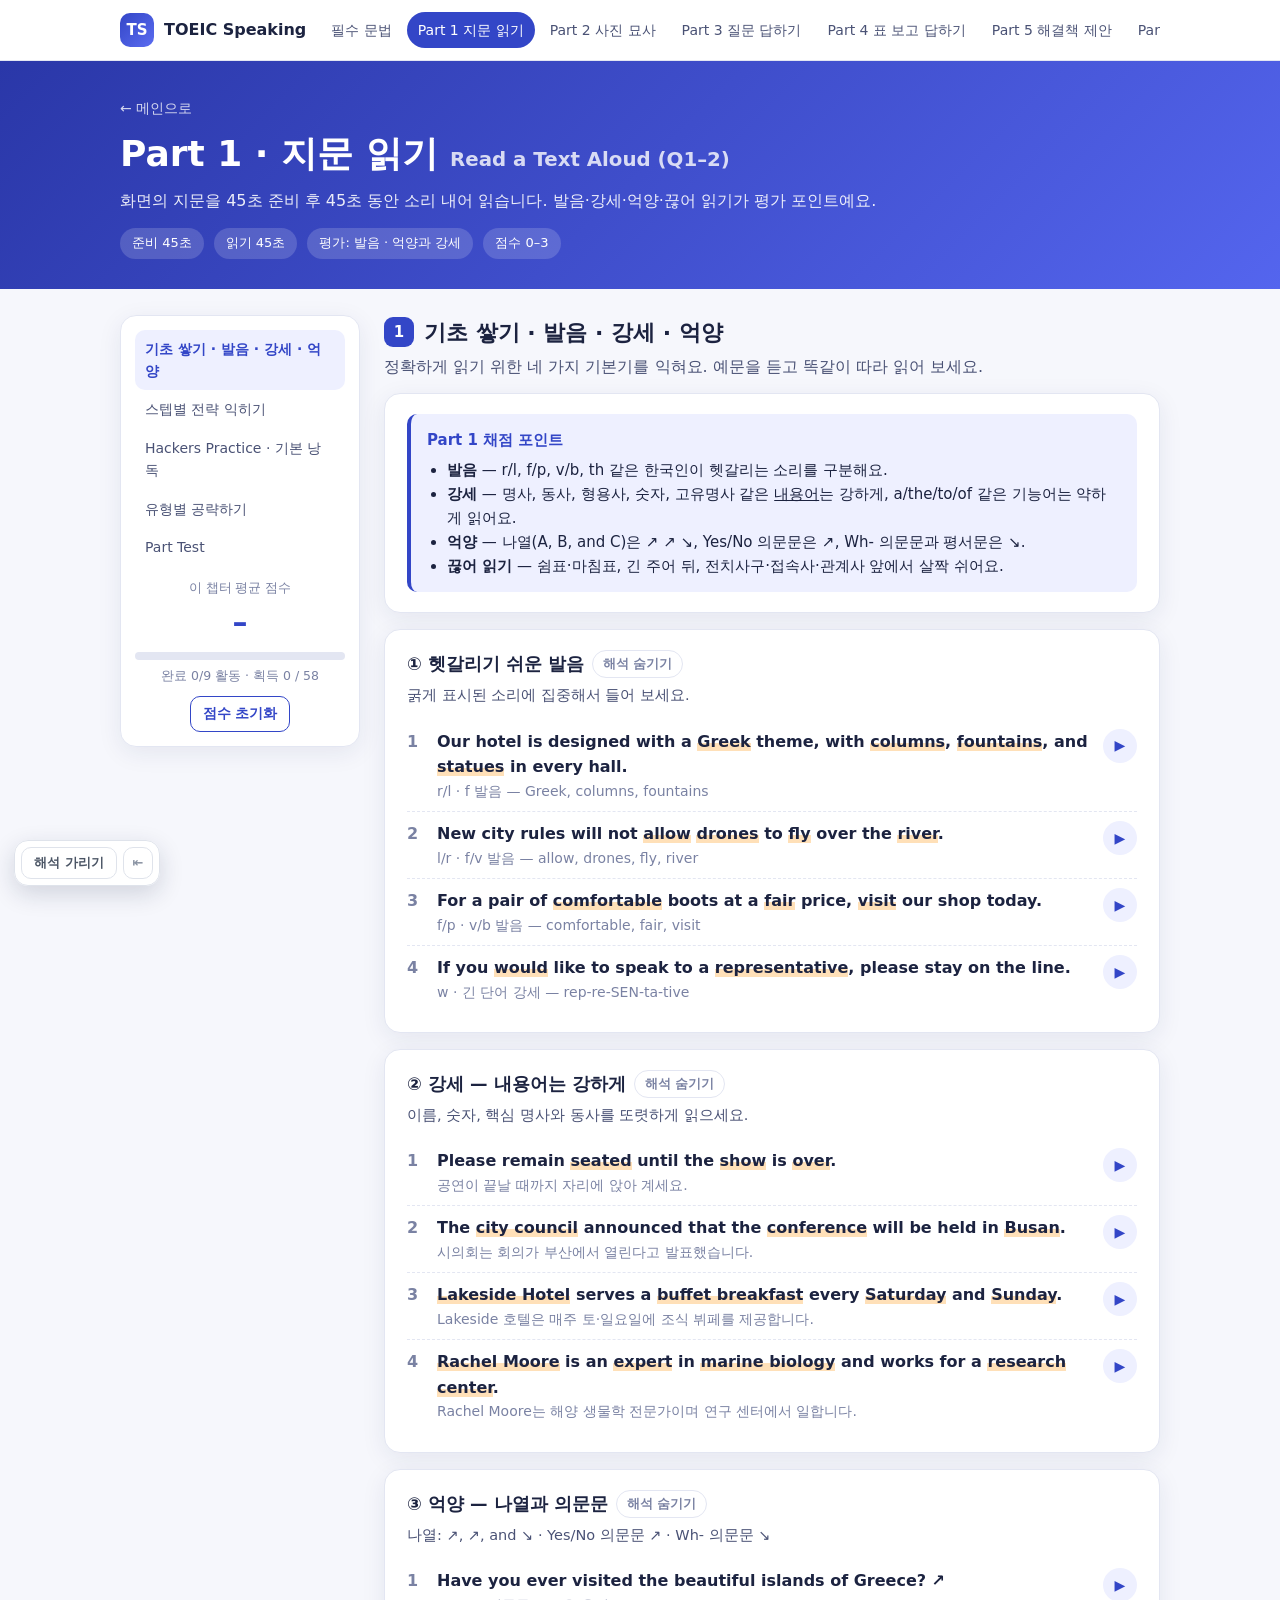
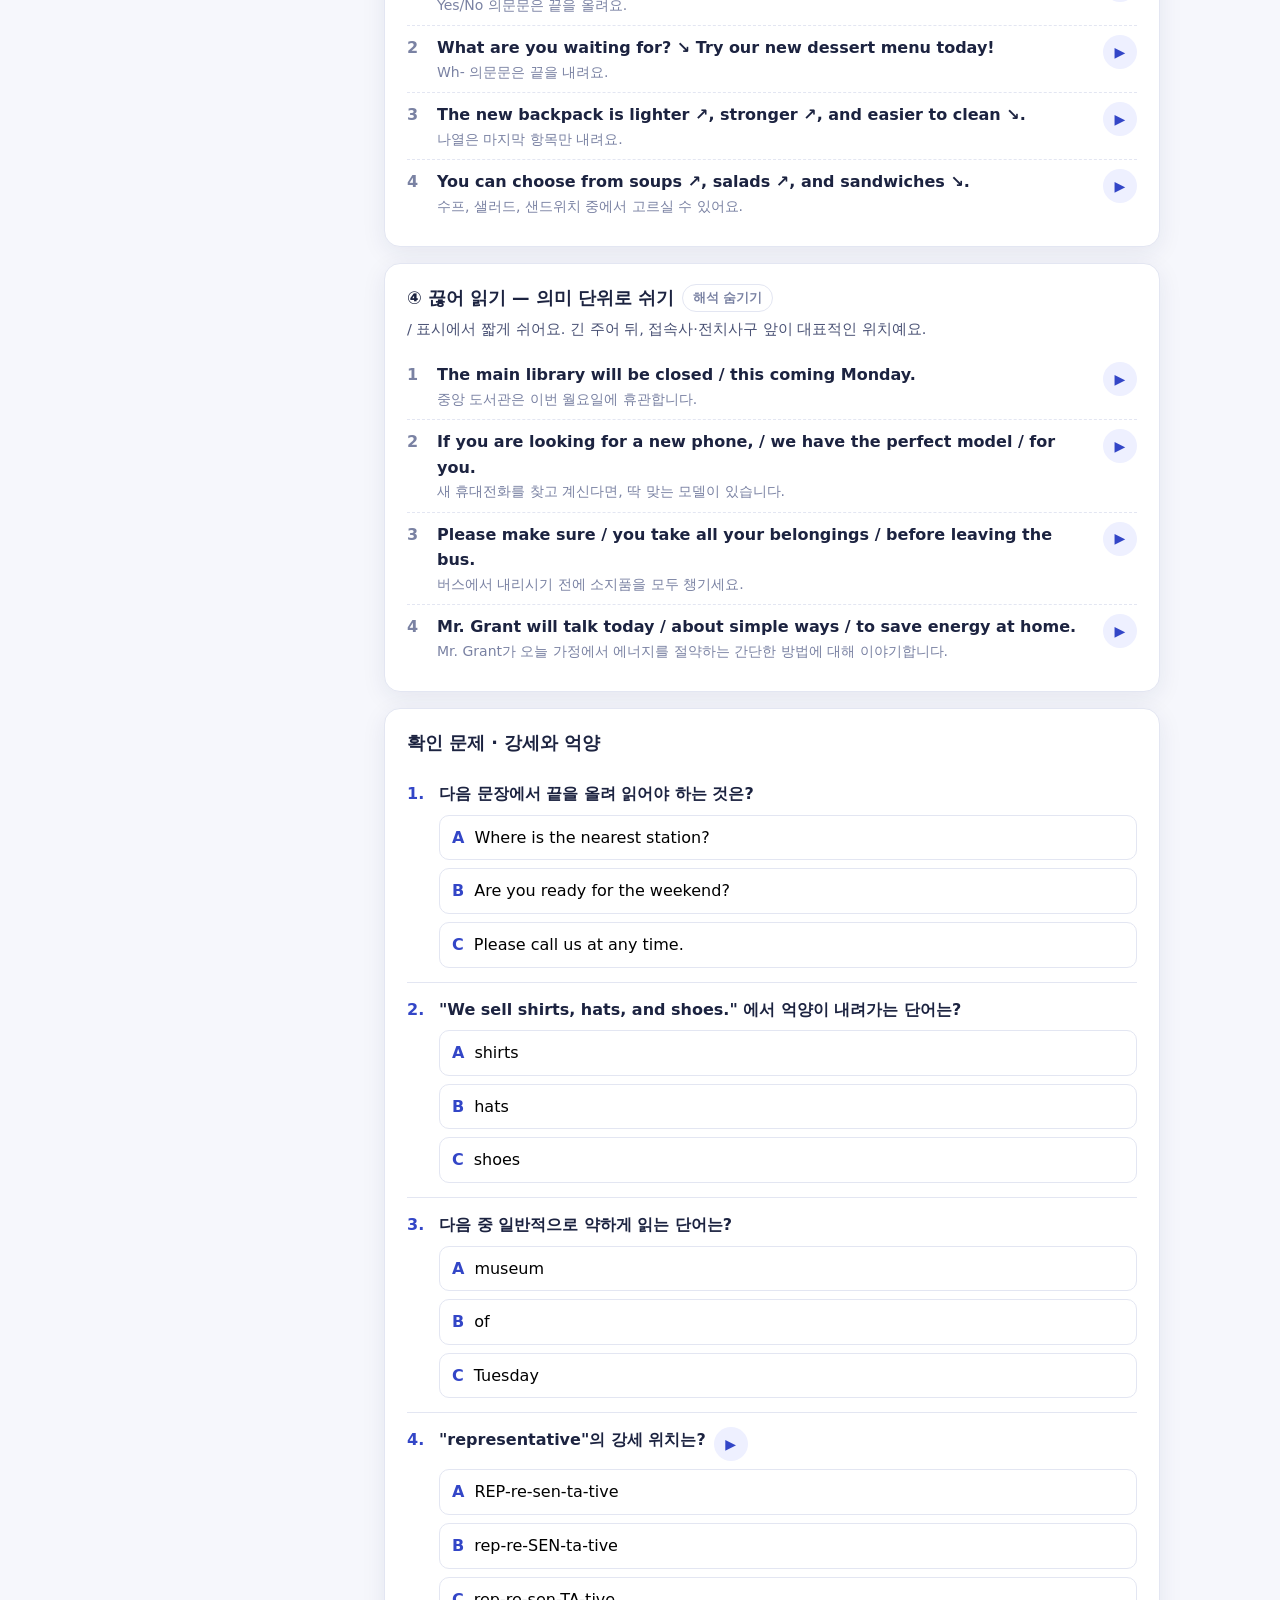
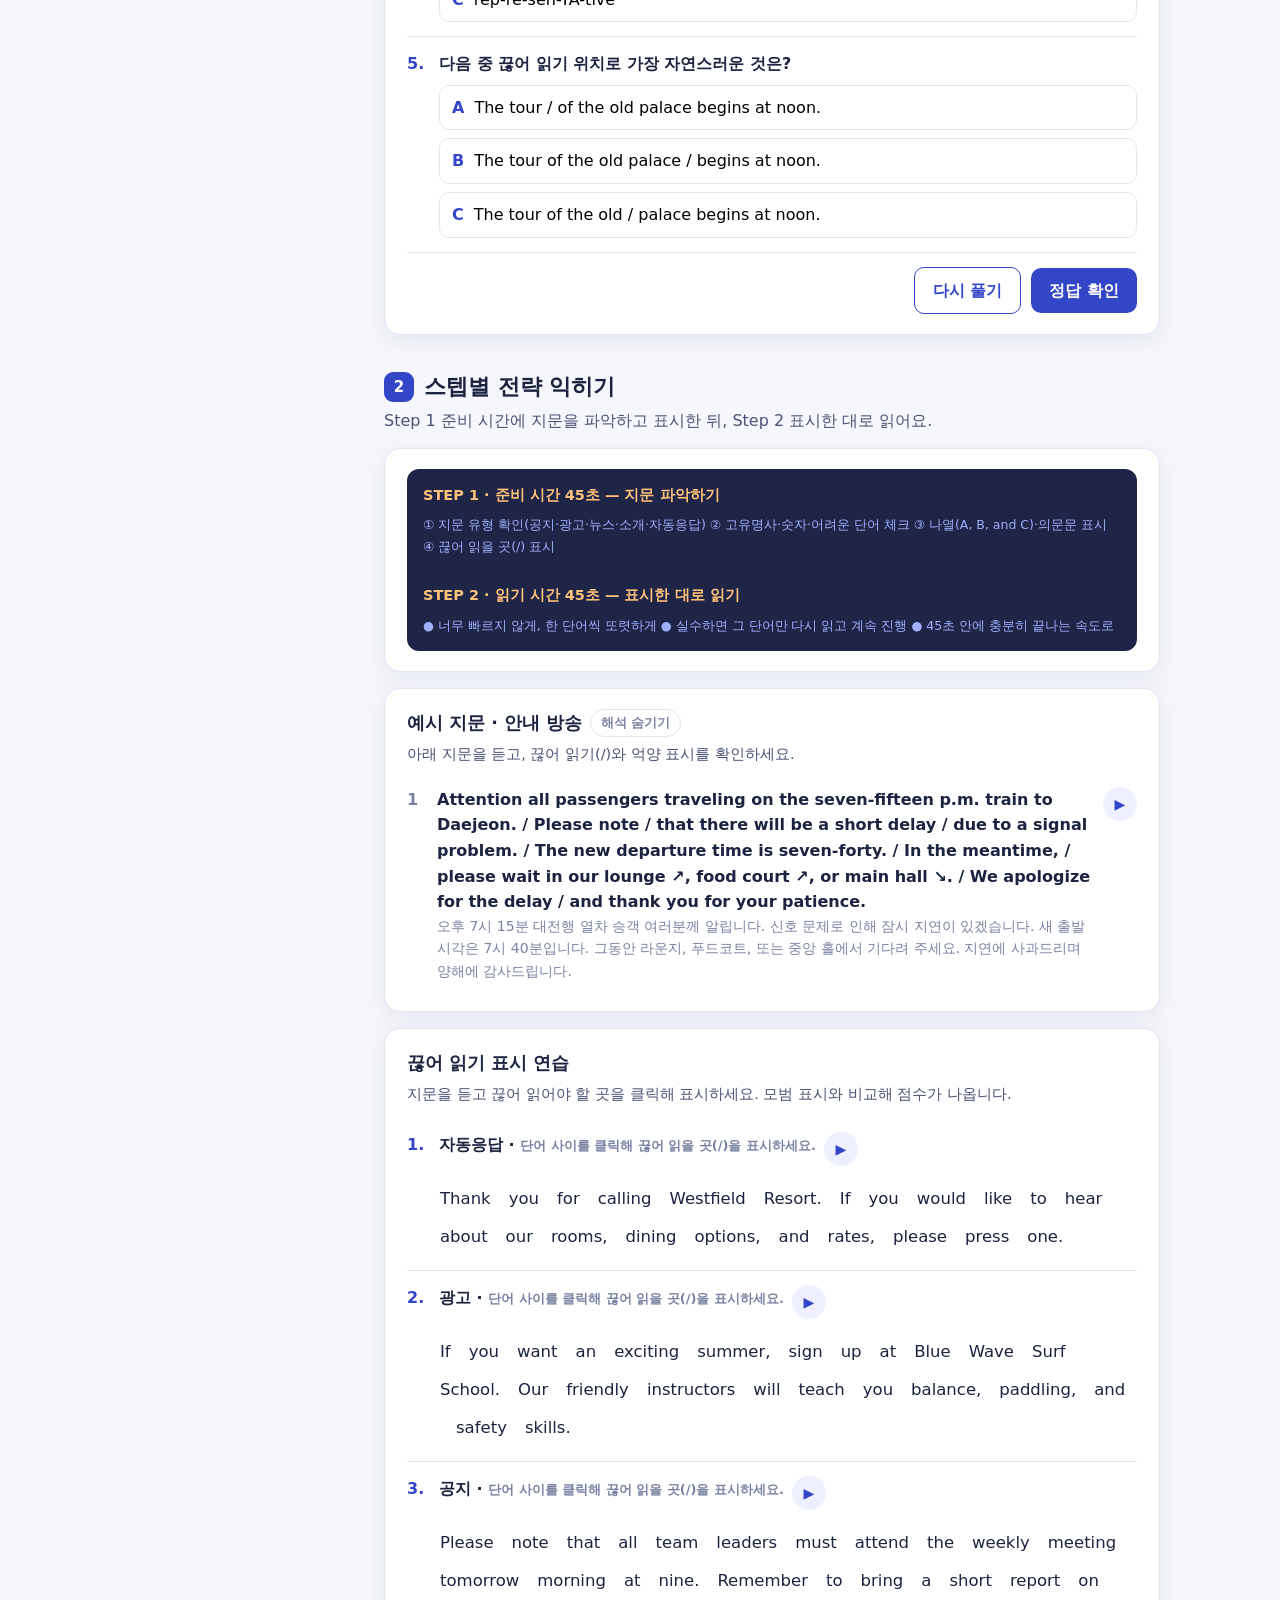
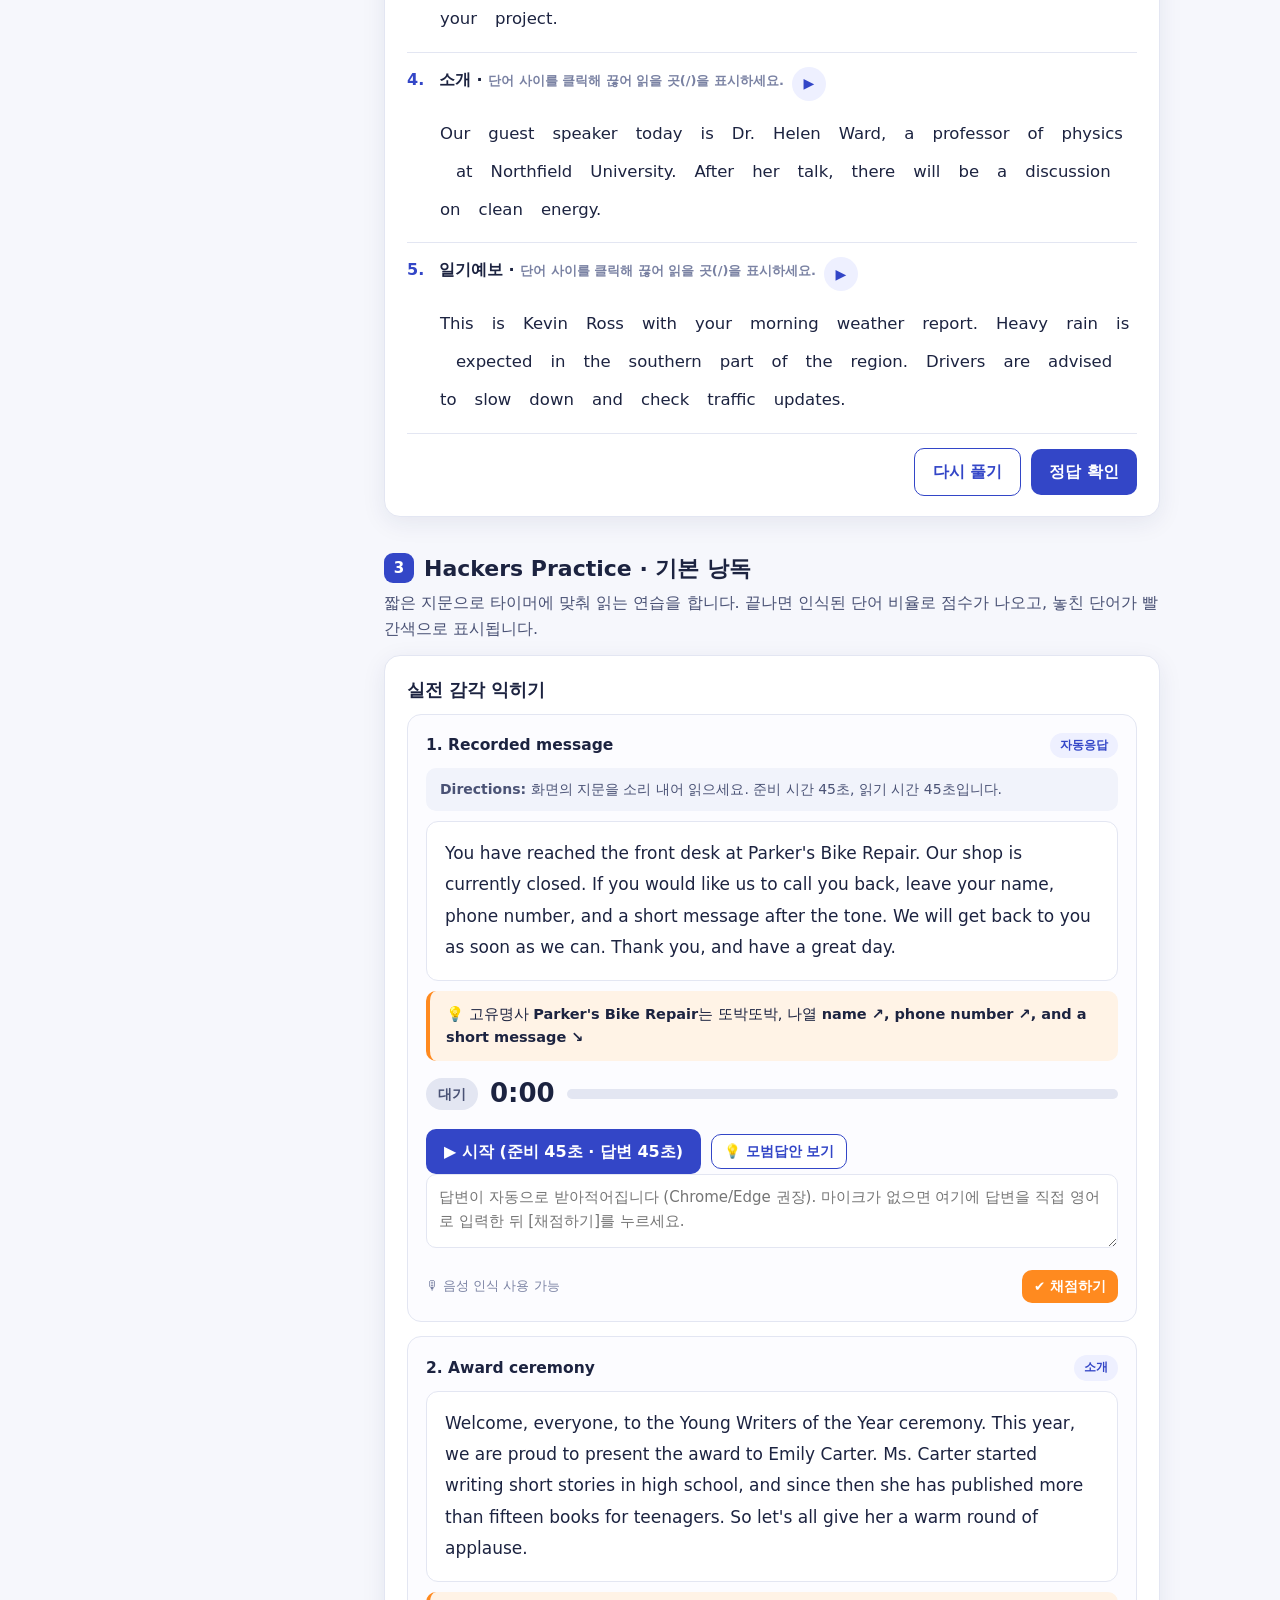
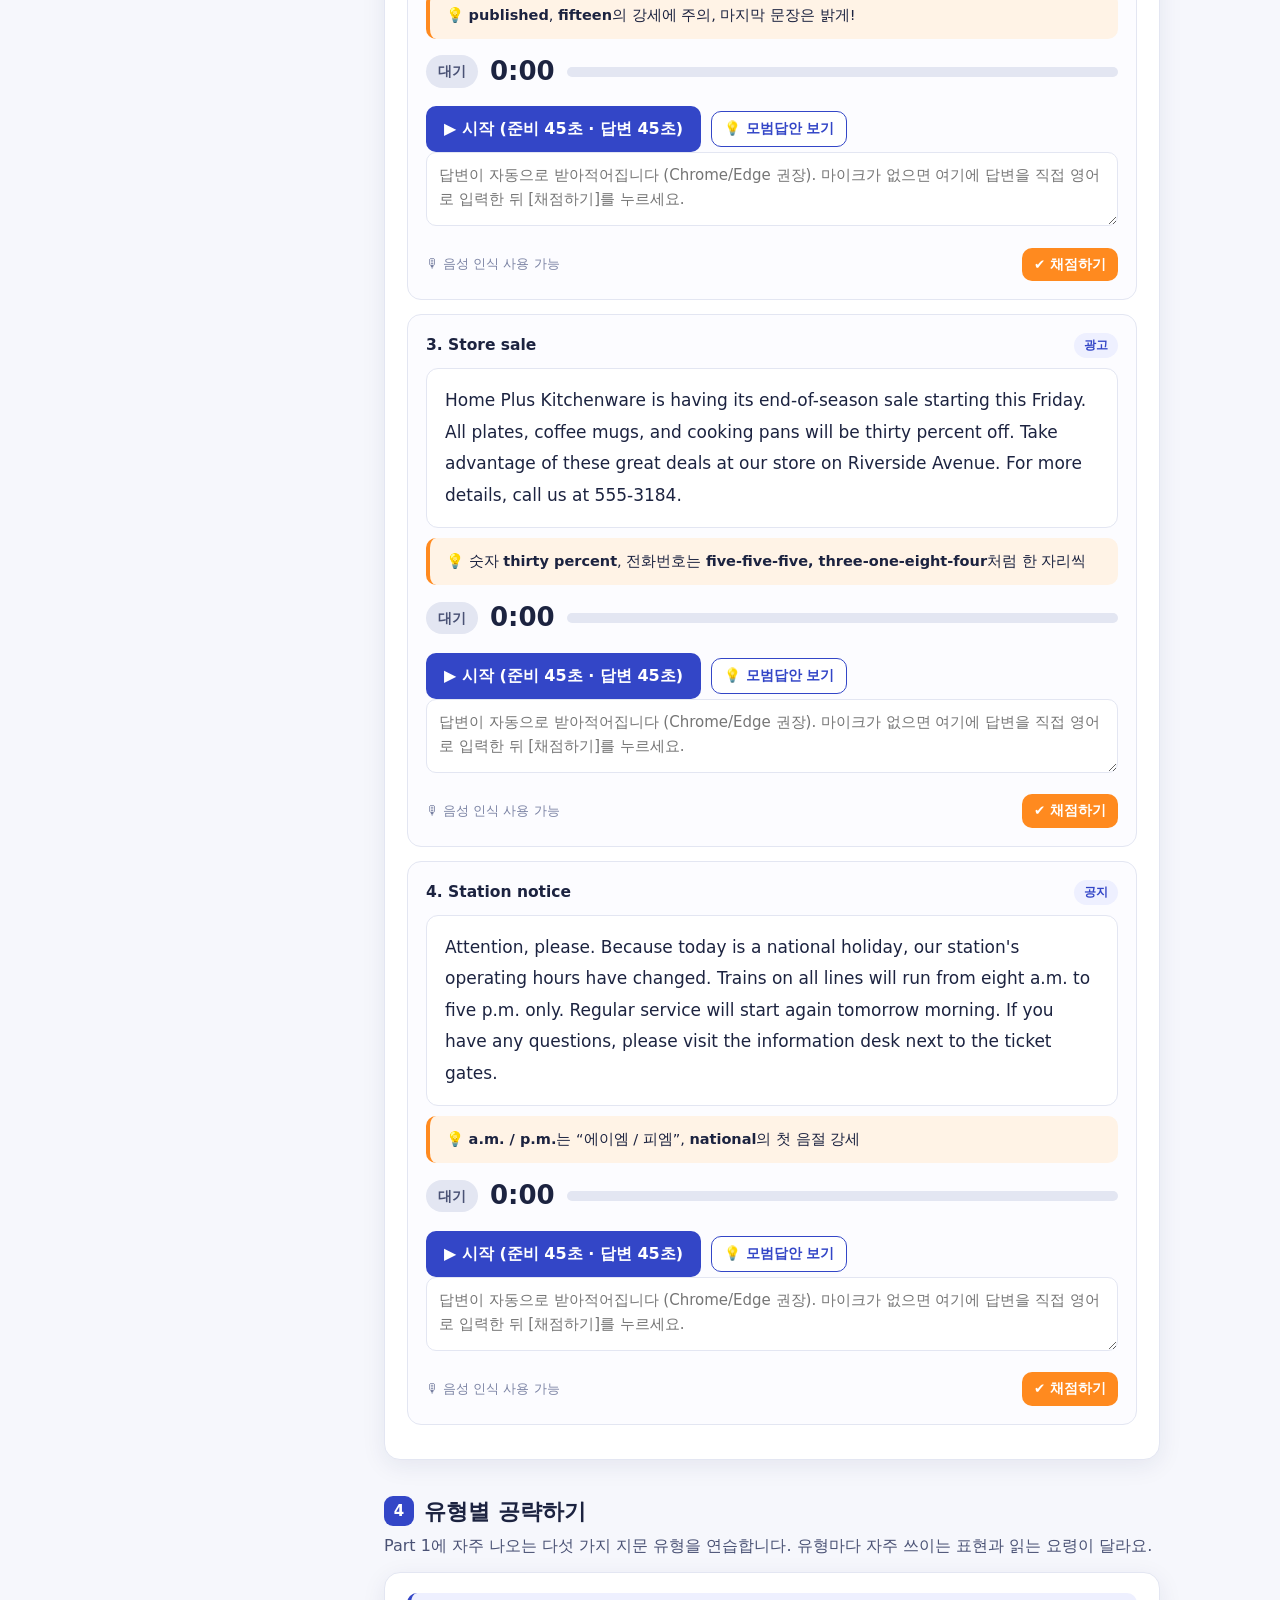
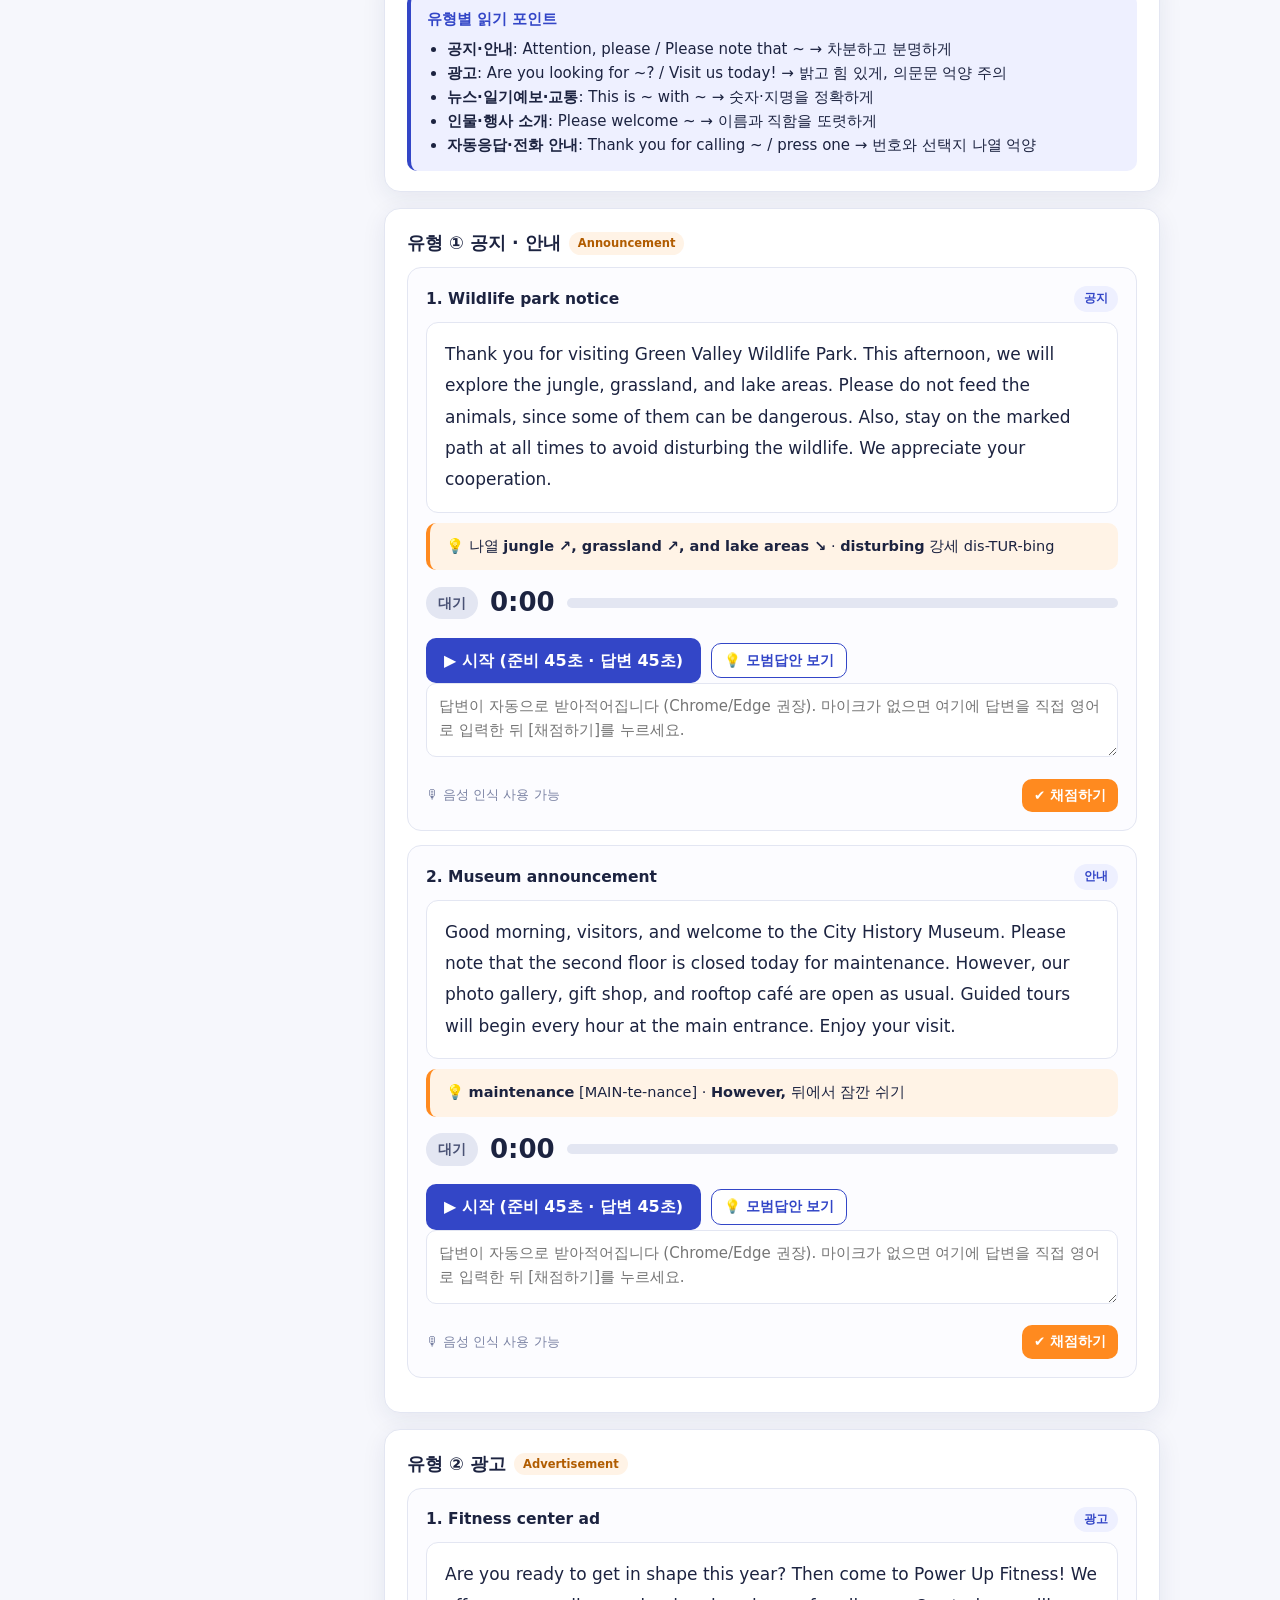
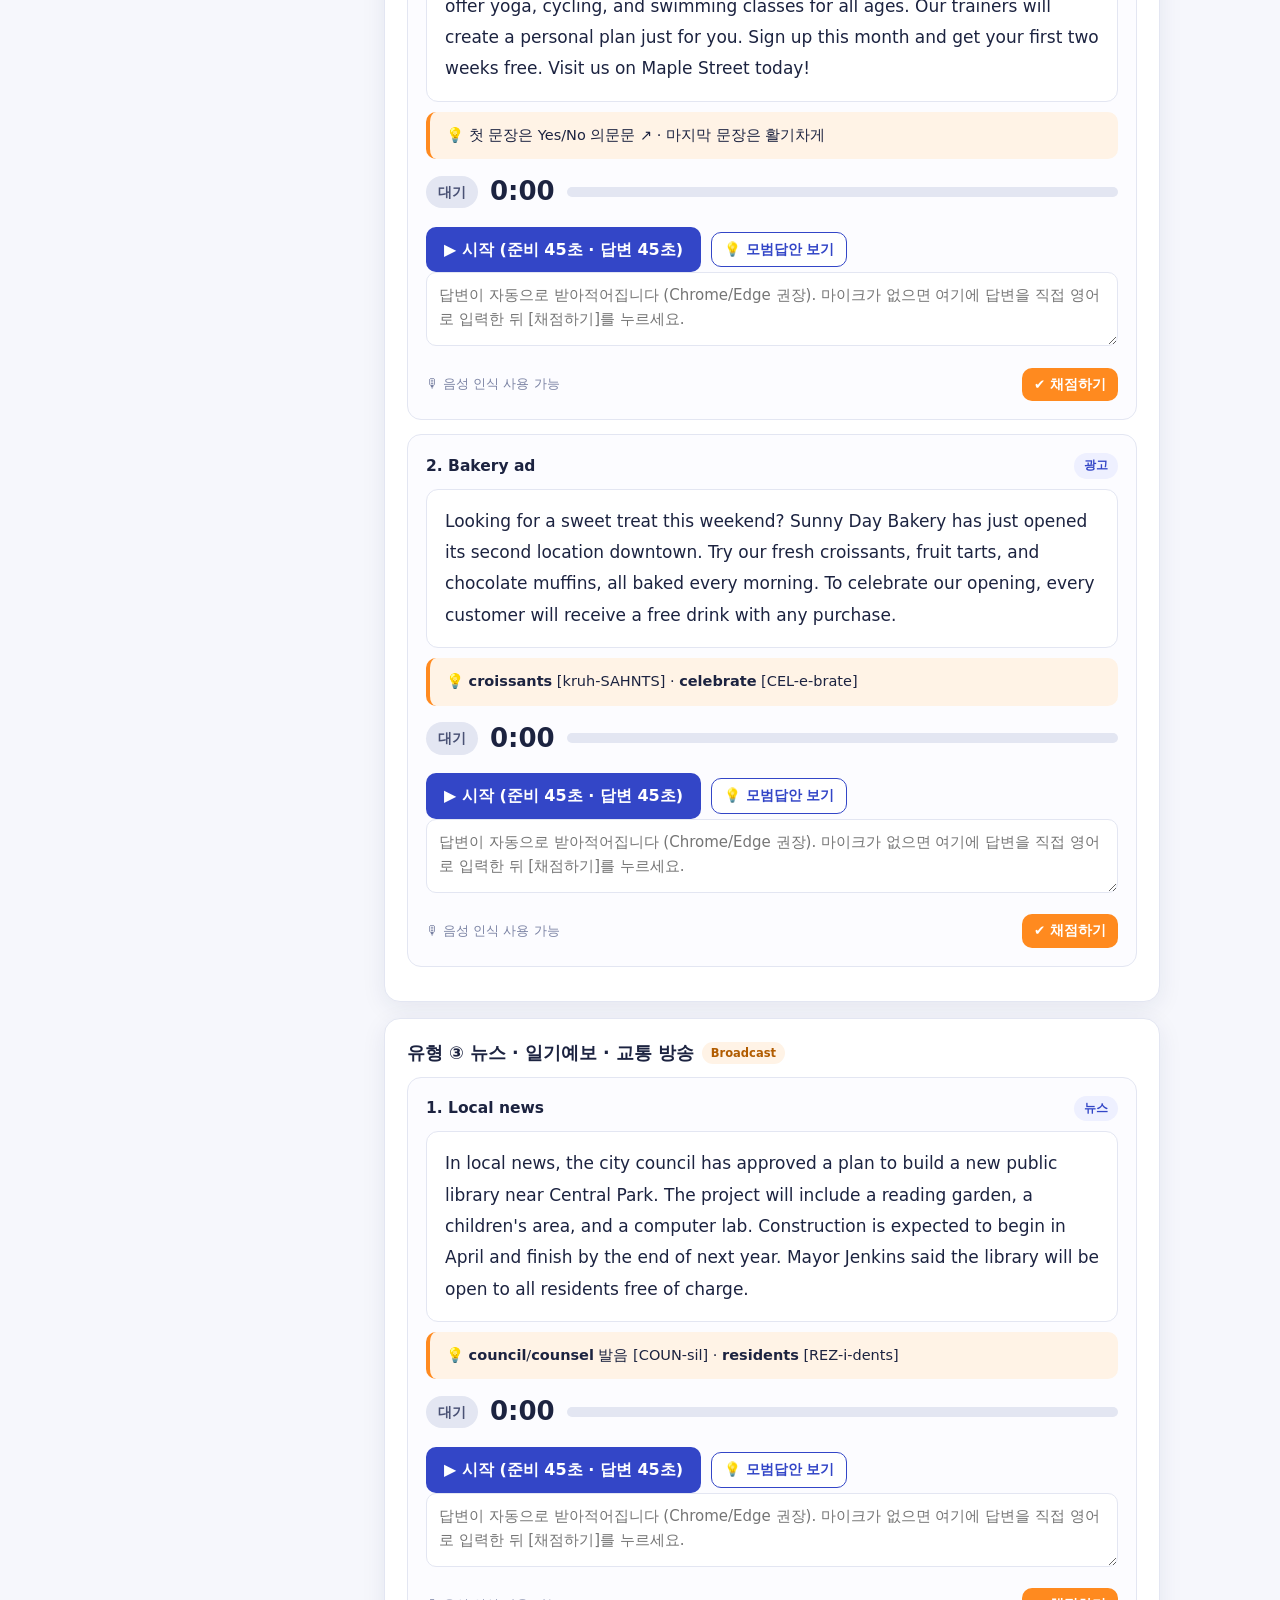
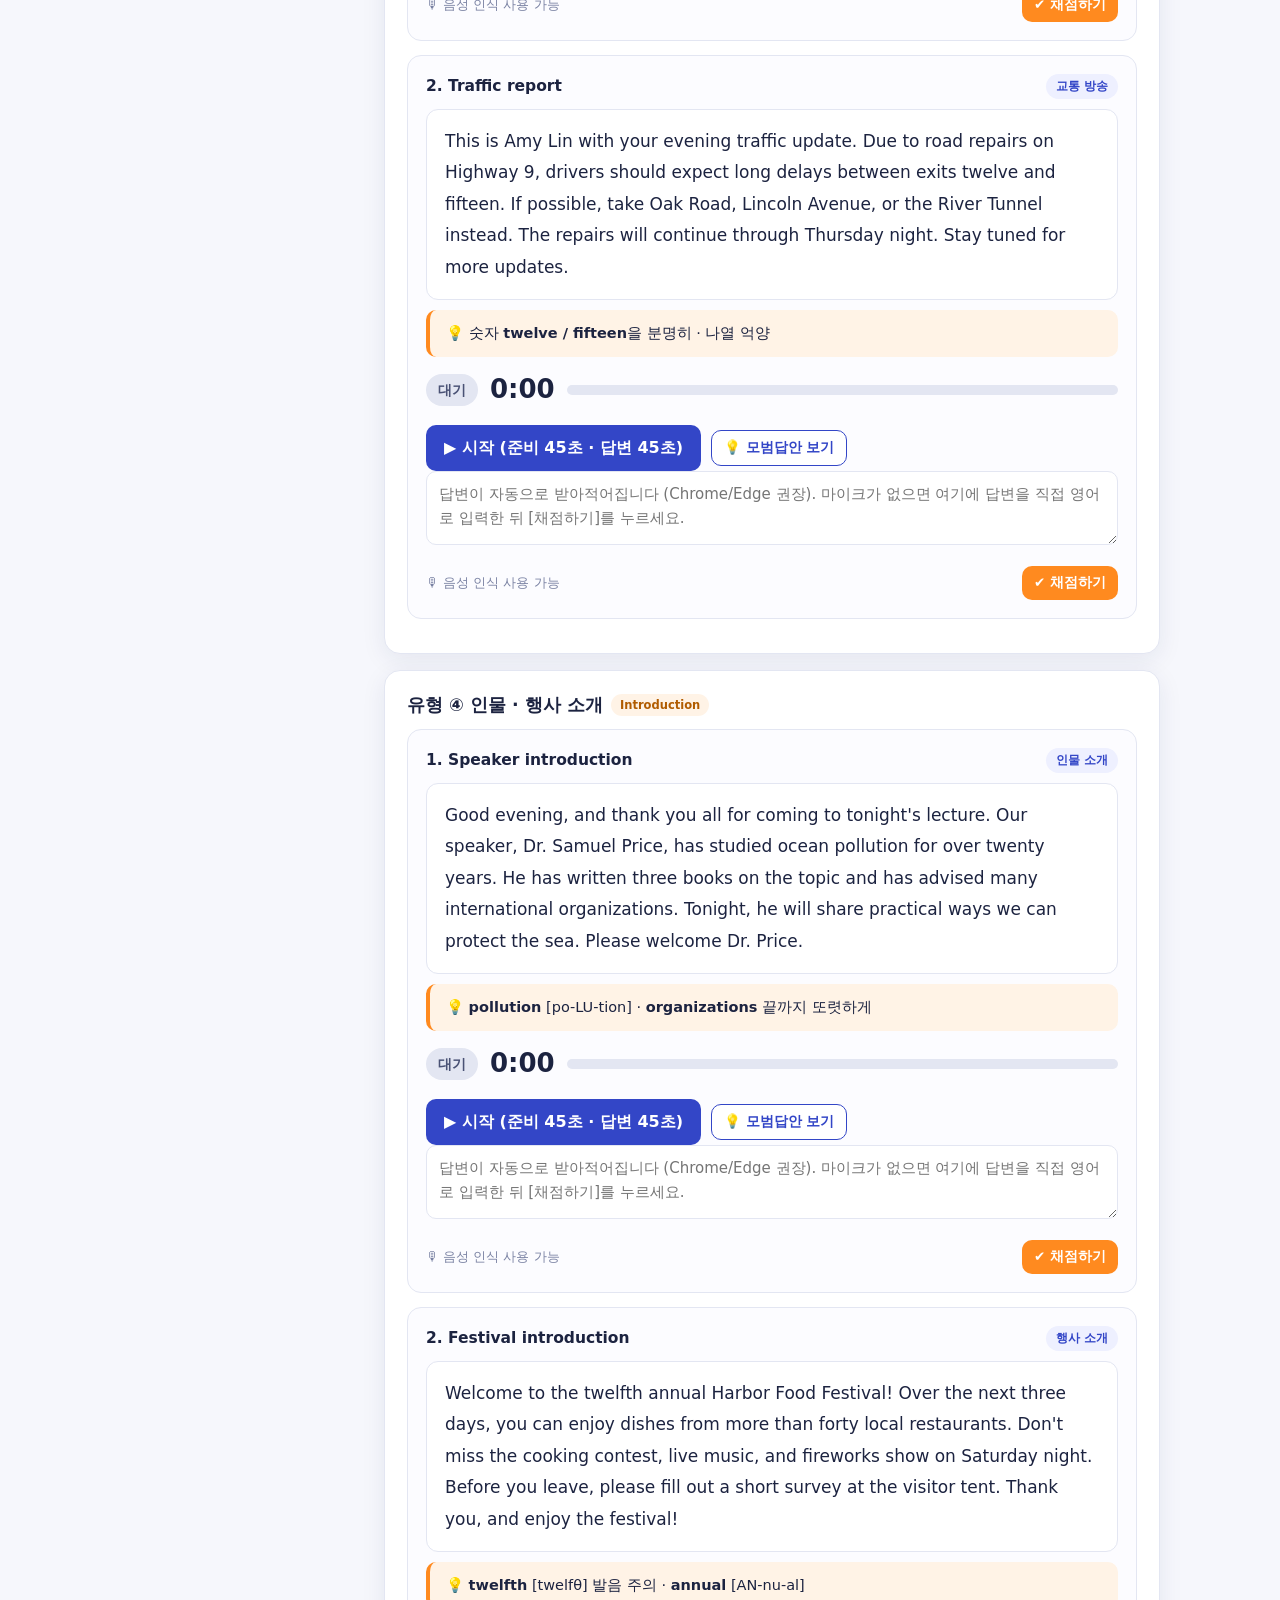
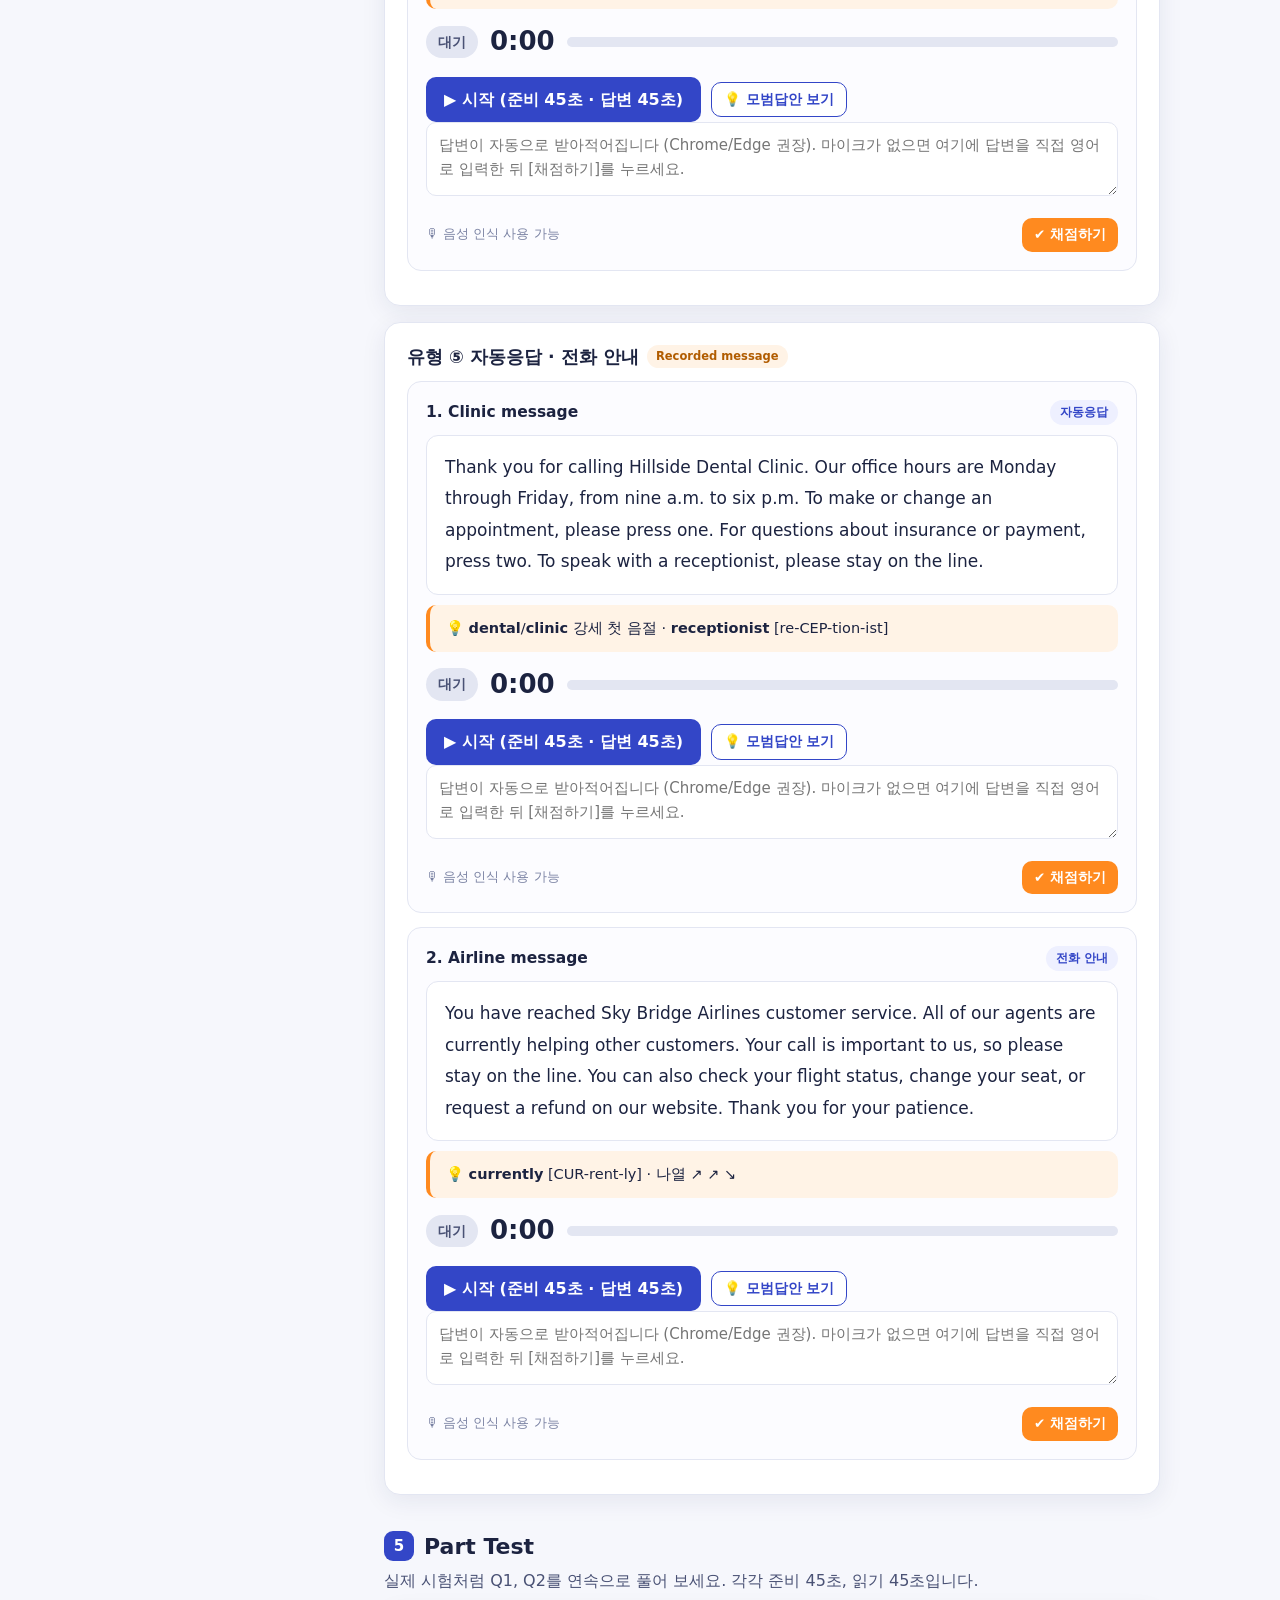
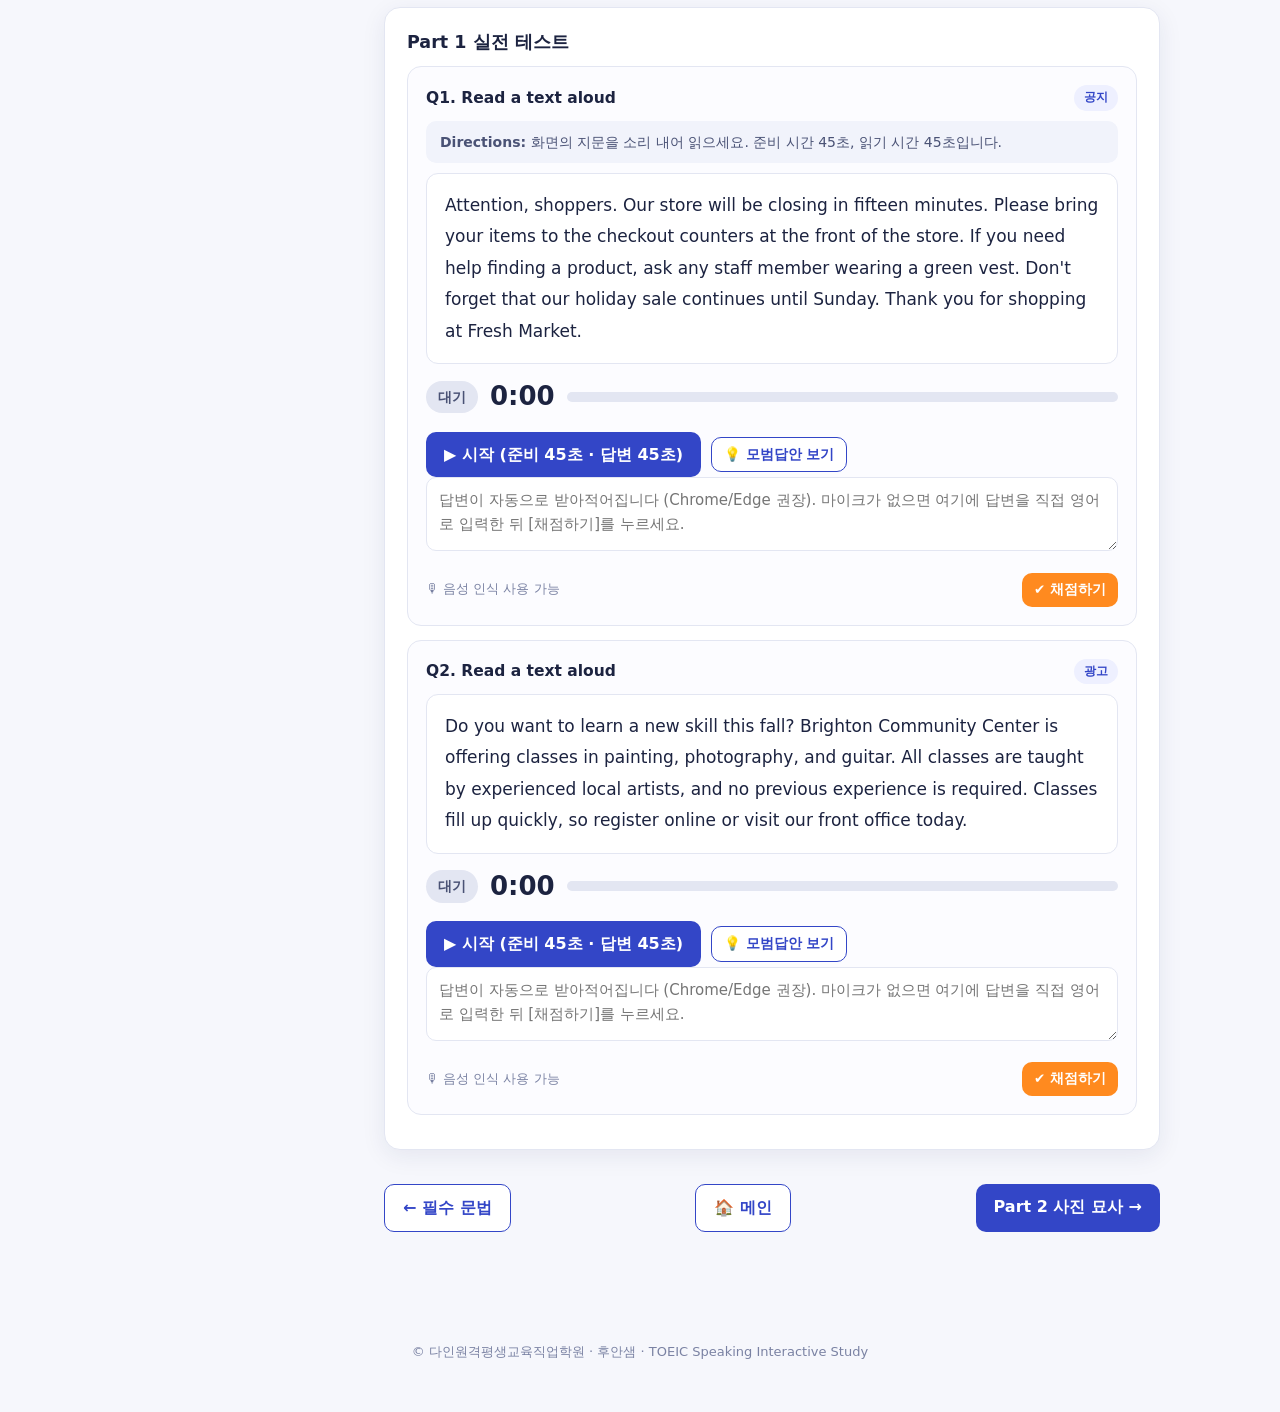
<file: part1.html>
<!DOCTYPE html>
<html lang="ko">
<head>
<script src="https://yalli2.github.io/site_main_control/guard.js" data-site="toeic_speaking"></script><!-- smc-guard -->
<meta charset="utf-8">
<meta name="viewport" content="width=device-width,initial-scale=1">
<title>TOEIC Speaking</title>
<link rel="stylesheet" href="assets/style.css">
<link rel="icon" href="data:image/svg+xml,<svg xmlns='http://www.w3.org/2000/svg' viewBox='0 0 100 100'><text y='.9em' font-size='90'>🎙</text></svg>">
</head>
<body>
<header class="topbar"><div class="wrap">
  <a class="brand" href="index.html"><span class="logo">TS</span>TOEIC Speaking</a>
  <nav class="topnav"></nav>
</div></header>
<section class="chhead"><div class="wrap">
  <a href="index.html" style="color:#fff;opacity:.8;font-size:14px">← 메인으로</a>
  <h1 id="chTitle"></h1><p id="chSub"></p><div class="meta" id="chMeta"></div>
</div></section>
<div class="wrap layout">
  <aside class="side"><div class="card">
    <div id="sideNav"></div>
    <div class="scorebox"><div class="sm">이 챕터 평균 점수</div><div class="big" id="chScore">–</div>
      <div class="prog" style="margin:6px 0"><i id="chProg"></i></div><div class="sm" id="chScoreSm"></div>
      <button class="btn ghost sm" id="resetScores" type="button" style="margin-top:10px">점수 초기화</button></div>
  </div></aside>
  <main id="main"></main>
</div>
<footer class="footer">© 다인원격평생교육직업학원 · 후안샘 · TOEIC Speaking Interactive Study</footer>
<script src="assets/chapters.js"></script>
<script src="data/part1.js"></script>
<script src="assets/app.js"></script>
<script src="dain-hide.js" defer></script>
</body>
</html>
</file>
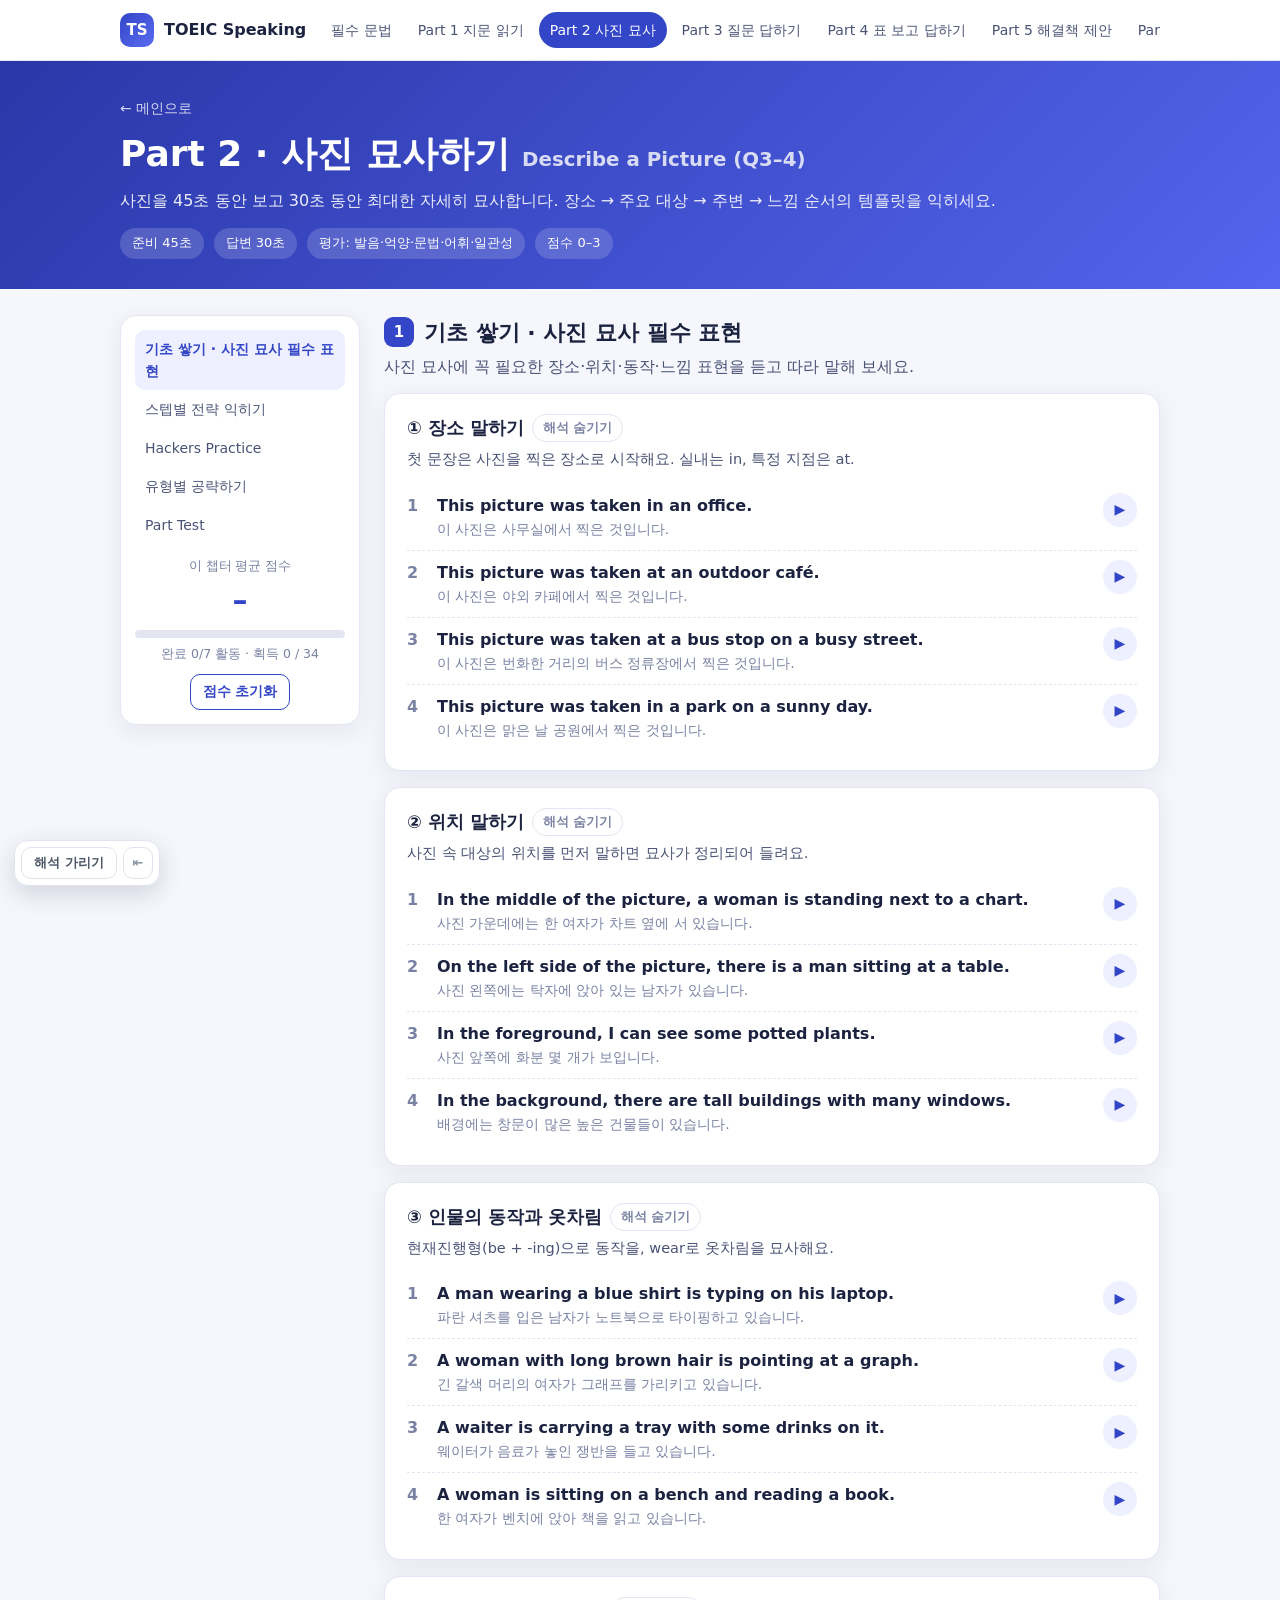
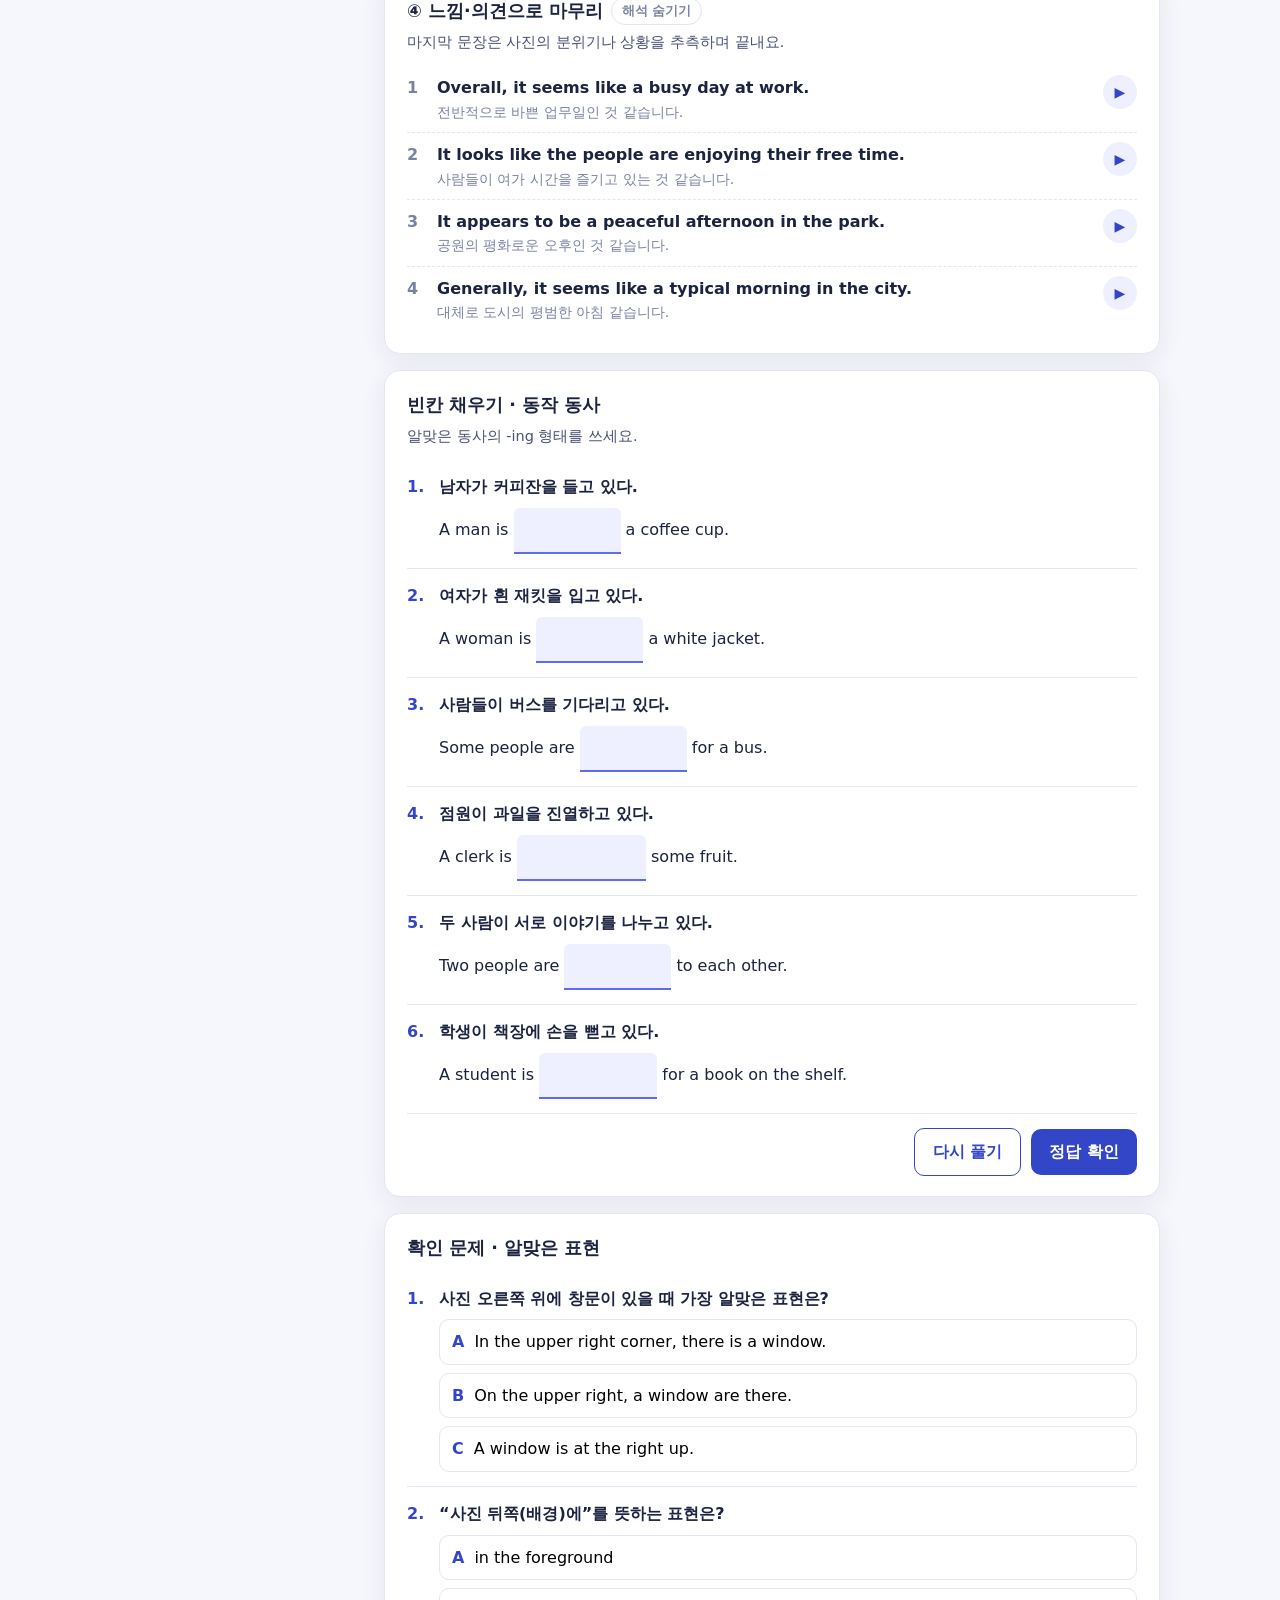
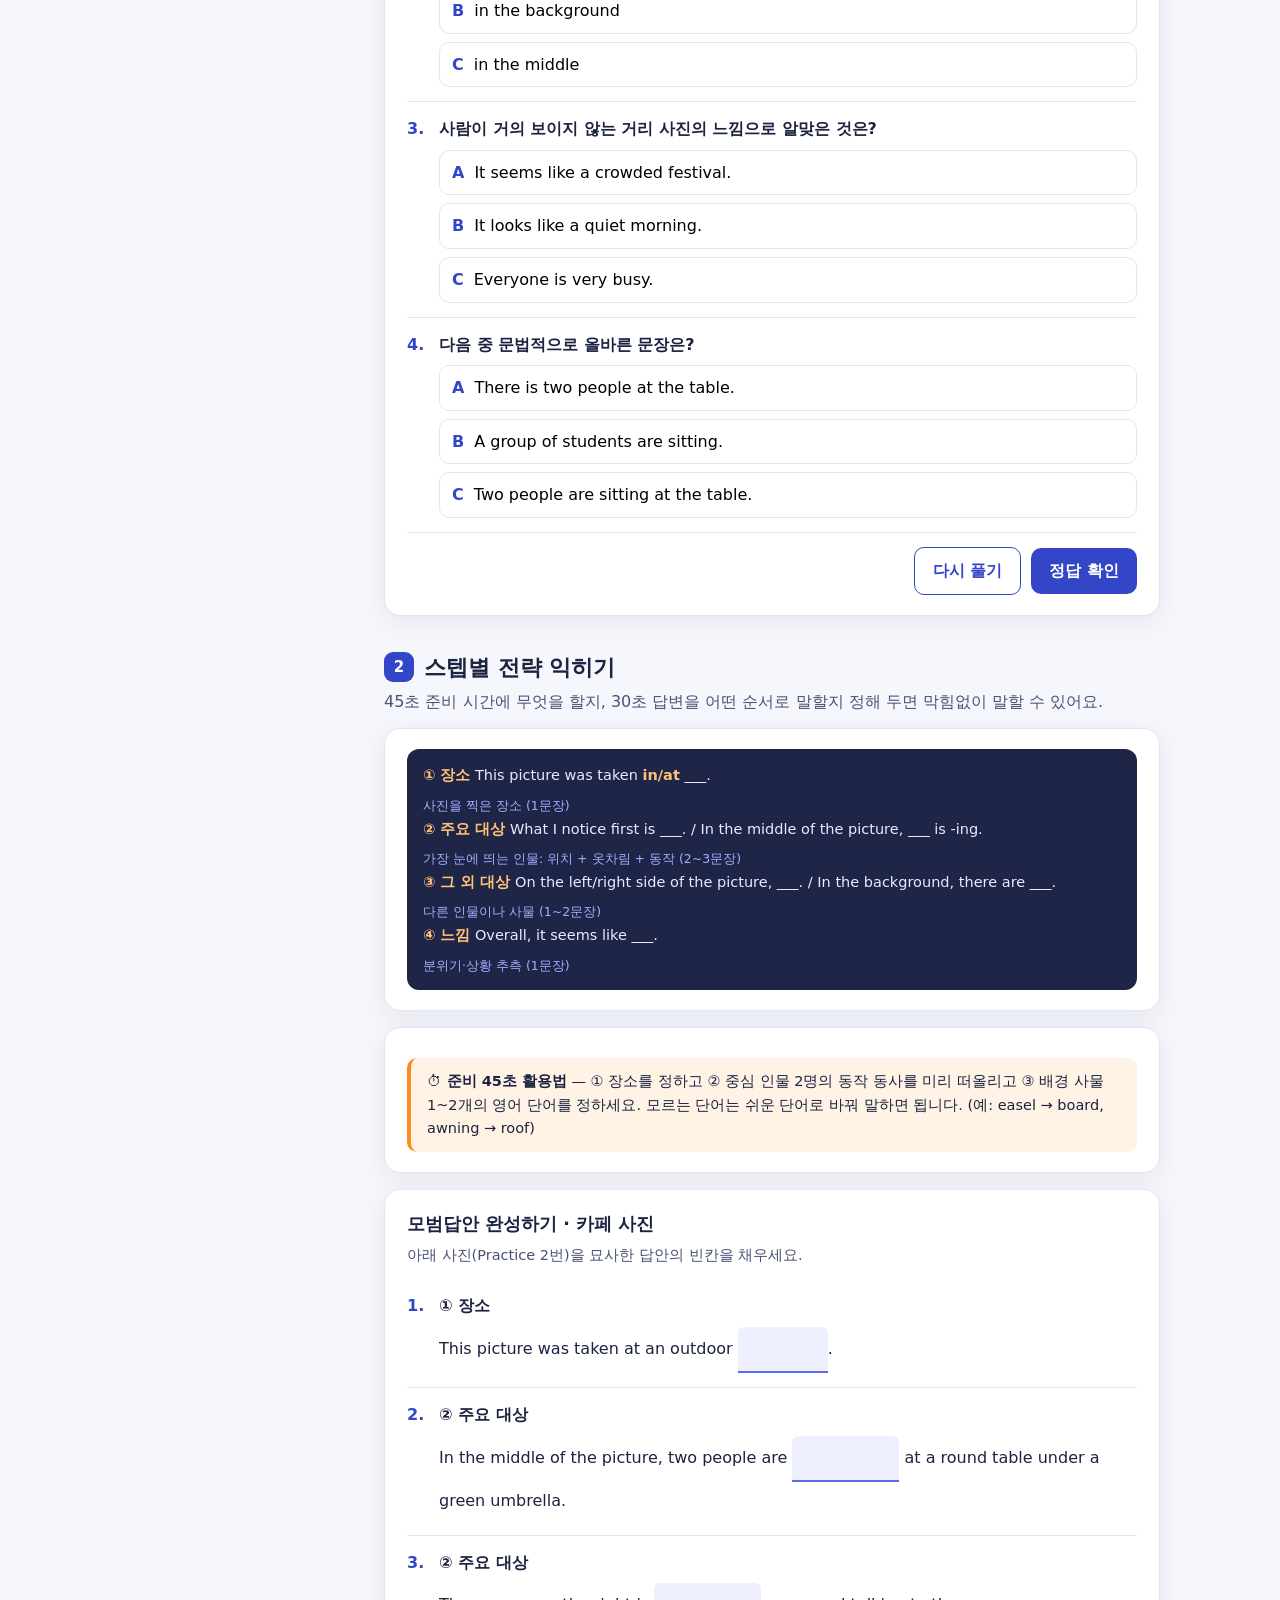
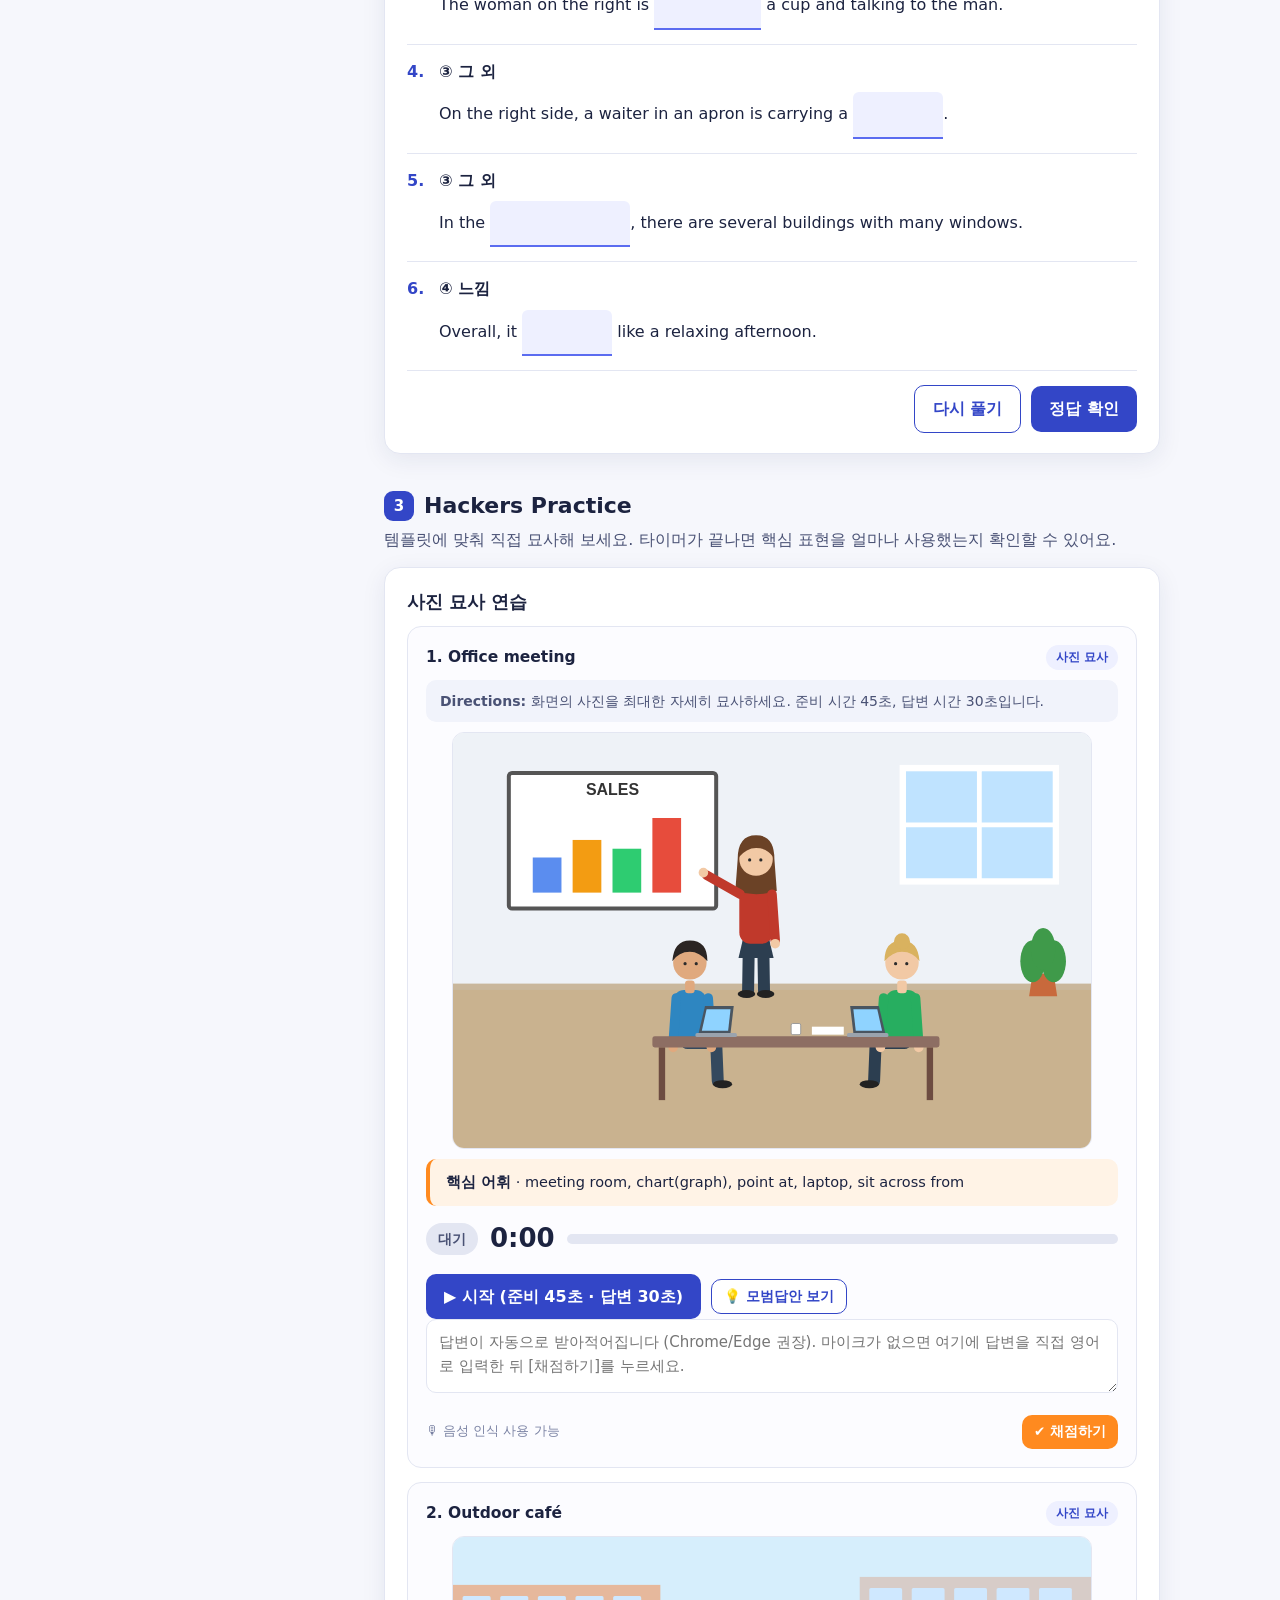
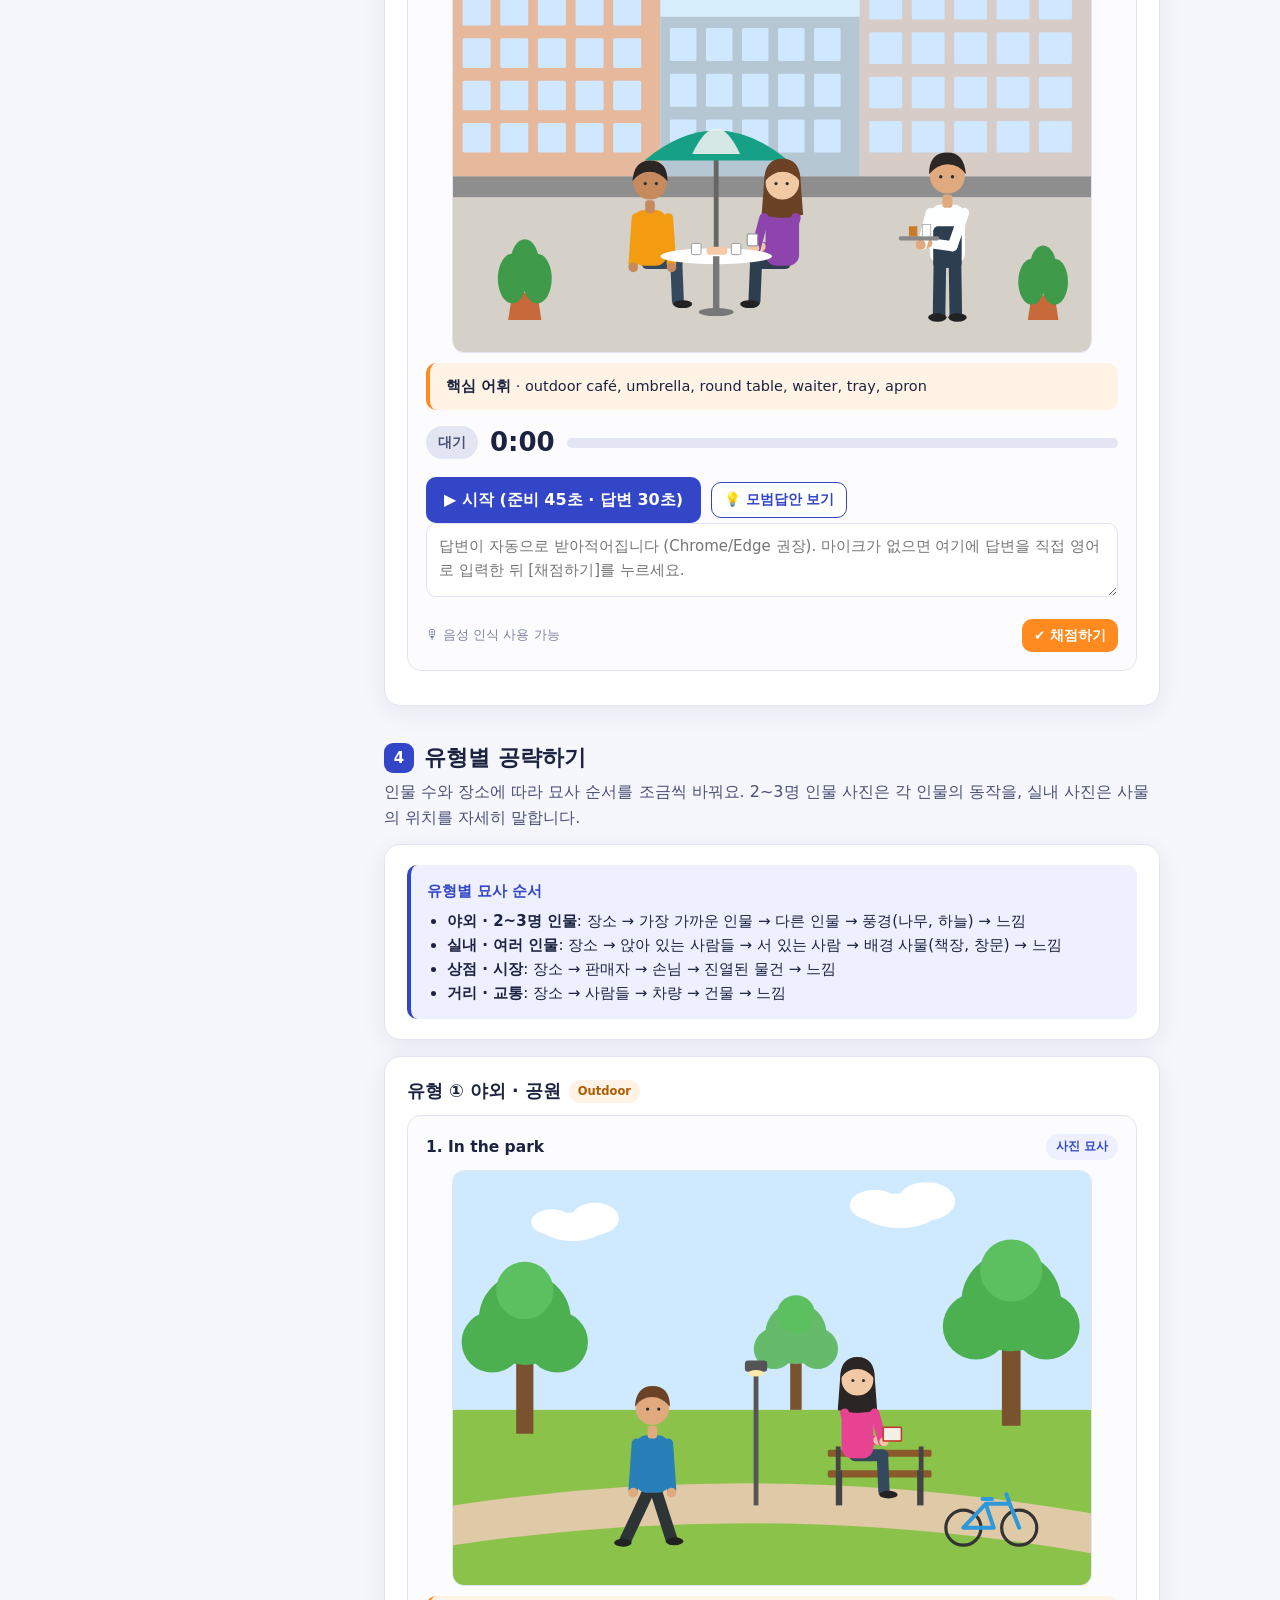
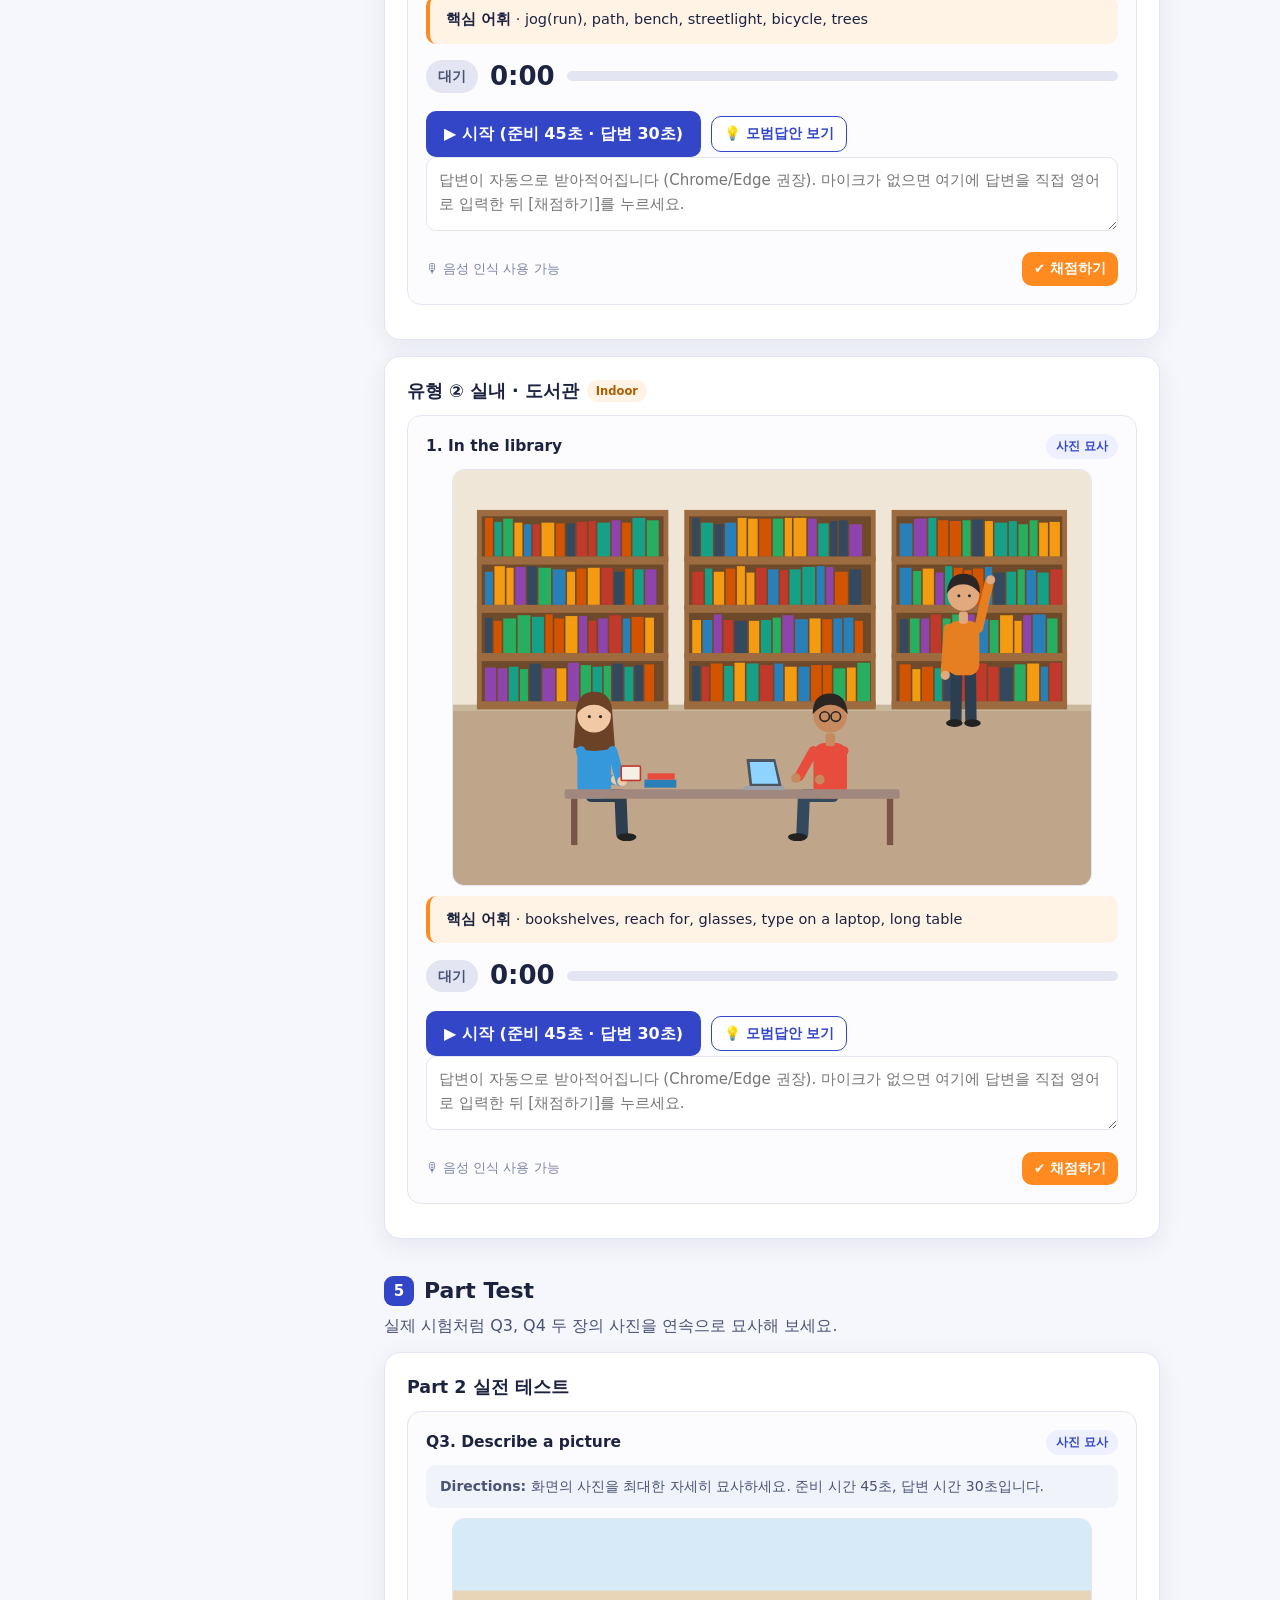
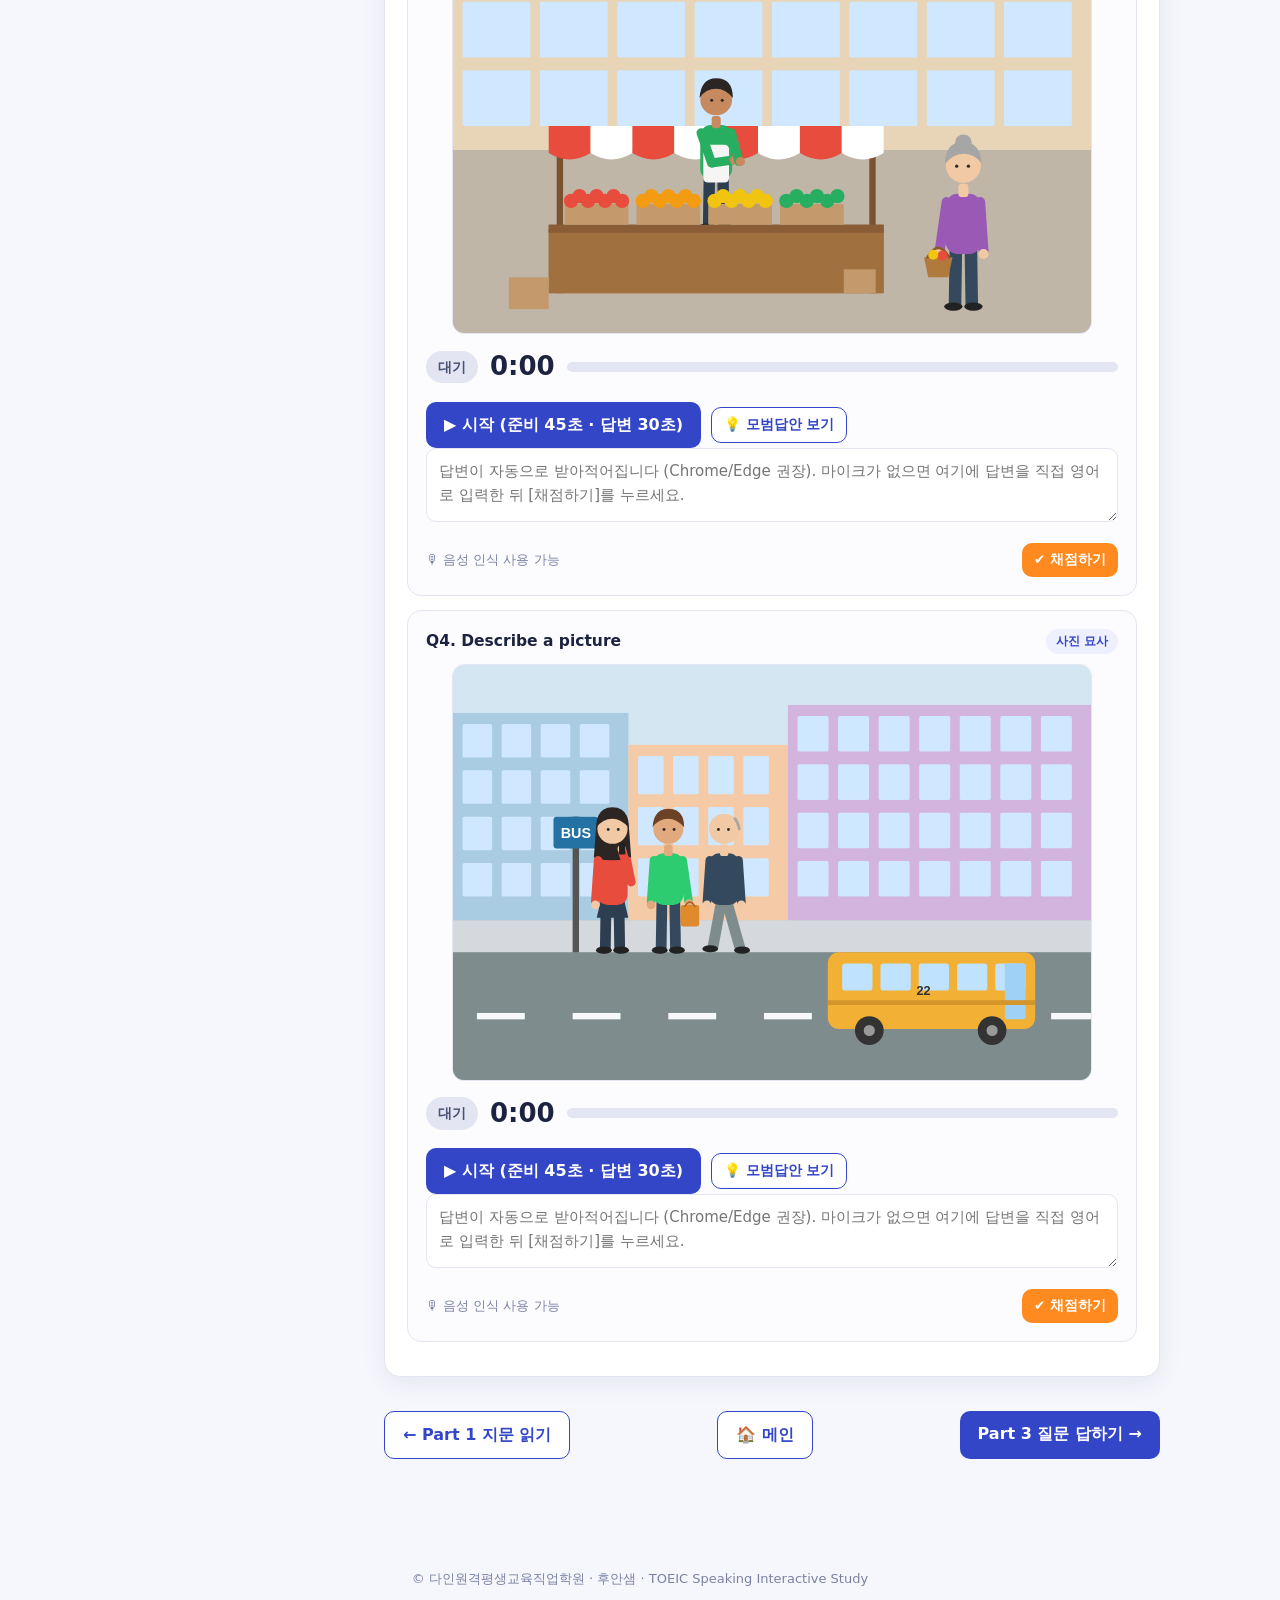
<file: part2.html>
<!DOCTYPE html>
<html lang="ko">
<head>
<script src="https://yalli2.github.io/site_main_control/guard.js" data-site="toeic_speaking"></script><!-- smc-guard -->
<meta charset="utf-8">
<meta name="viewport" content="width=device-width,initial-scale=1">
<title>TOEIC Speaking</title>
<link rel="stylesheet" href="assets/style.css">
<link rel="icon" href="data:image/svg+xml,<svg xmlns='http://www.w3.org/2000/svg' viewBox='0 0 100 100'><text y='.9em' font-size='90'>🎙</text></svg>">
</head>
<body>
<header class="topbar"><div class="wrap">
  <a class="brand" href="index.html"><span class="logo">TS</span>TOEIC Speaking</a>
  <nav class="topnav"></nav>
</div></header>
<section class="chhead"><div class="wrap">
  <a href="index.html" style="color:#fff;opacity:.8;font-size:14px">← 메인으로</a>
  <h1 id="chTitle"></h1><p id="chSub"></p><div class="meta" id="chMeta"></div>
</div></section>
<div class="wrap layout">
  <aside class="side"><div class="card">
    <div id="sideNav"></div>
    <div class="scorebox"><div class="sm">이 챕터 평균 점수</div><div class="big" id="chScore">–</div>
      <div class="prog" style="margin:6px 0"><i id="chProg"></i></div><div class="sm" id="chScoreSm"></div>
      <button class="btn ghost sm" id="resetScores" type="button" style="margin-top:10px">점수 초기화</button></div>
  </div></aside>
  <main id="main"></main>
</div>
<footer class="footer">© 다인원격평생교육직업학원 · 후안샘 · TOEIC Speaking Interactive Study</footer>
<script src="assets/chapters.js"></script>
<script src="data/part2.js"></script>
<script src="assets/app.js"></script>
<script src="dain-hide.js" defer></script>
</body>
</html>
</file>
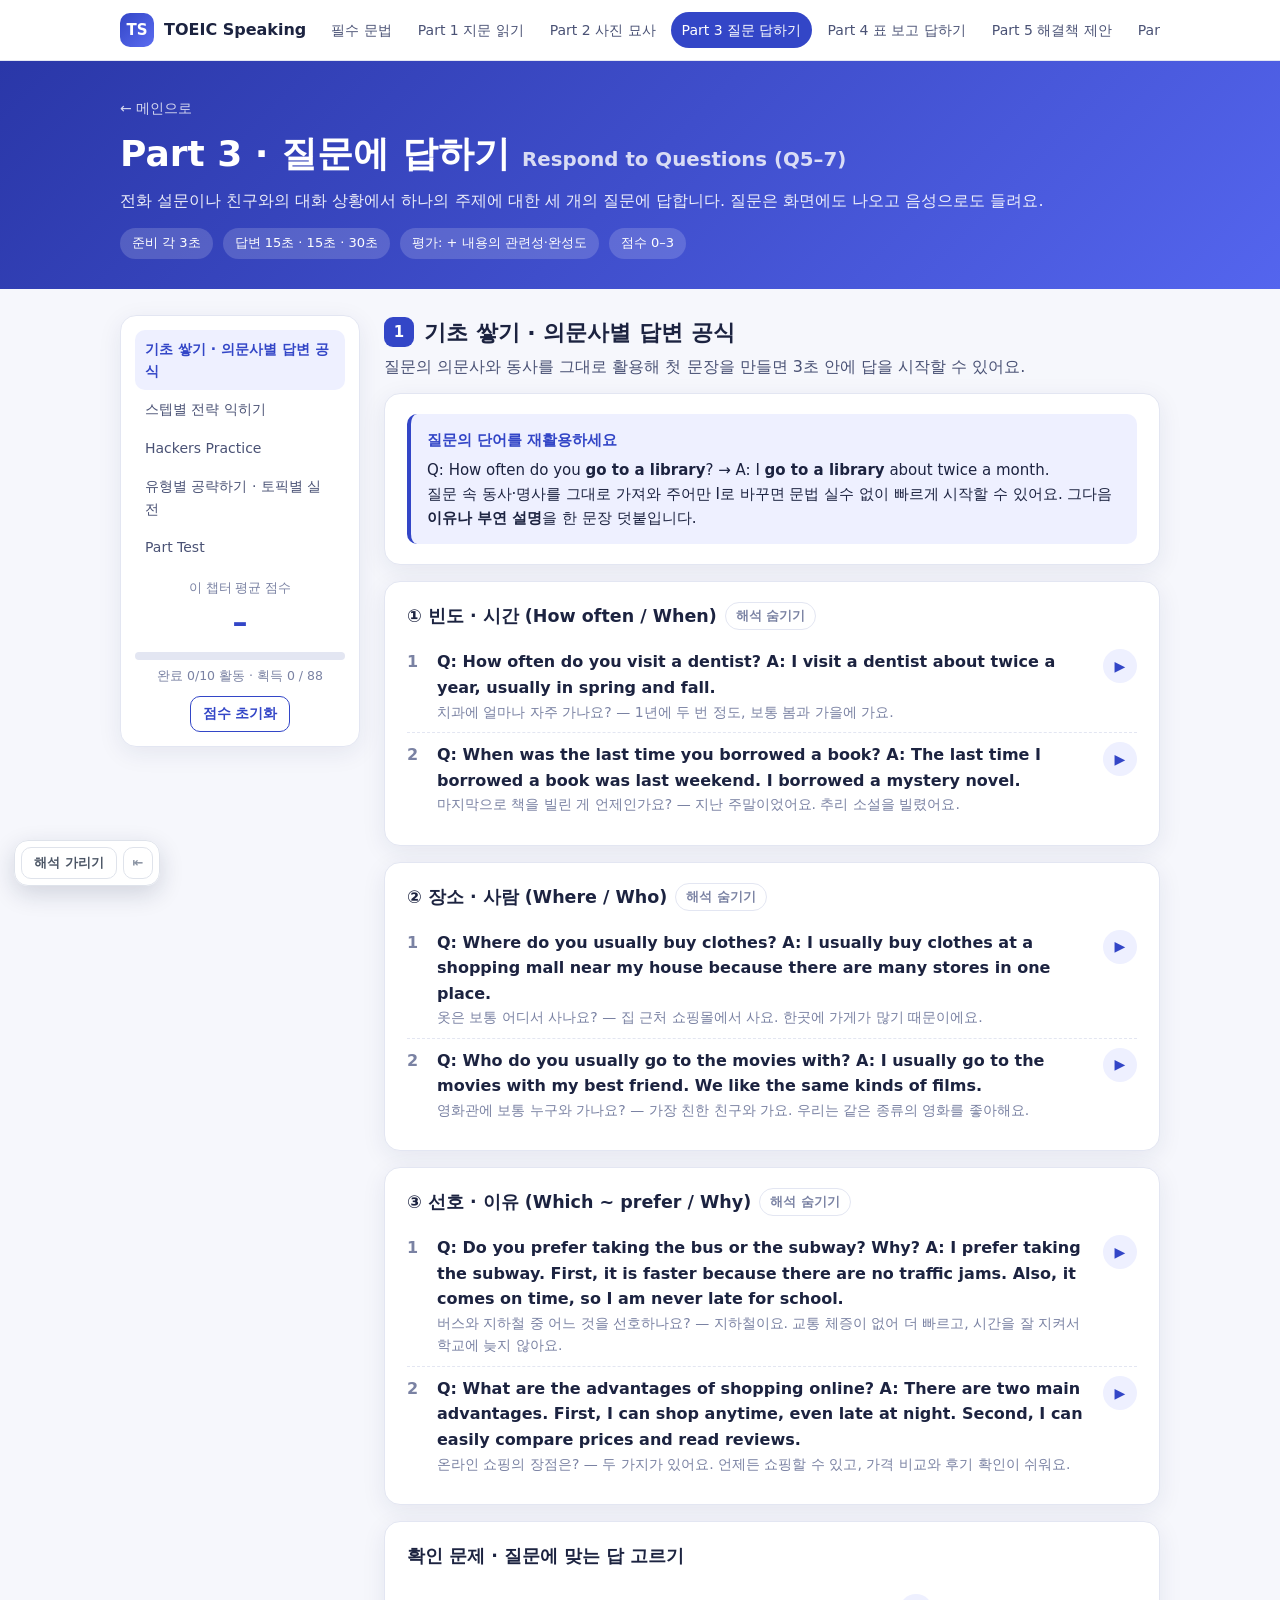
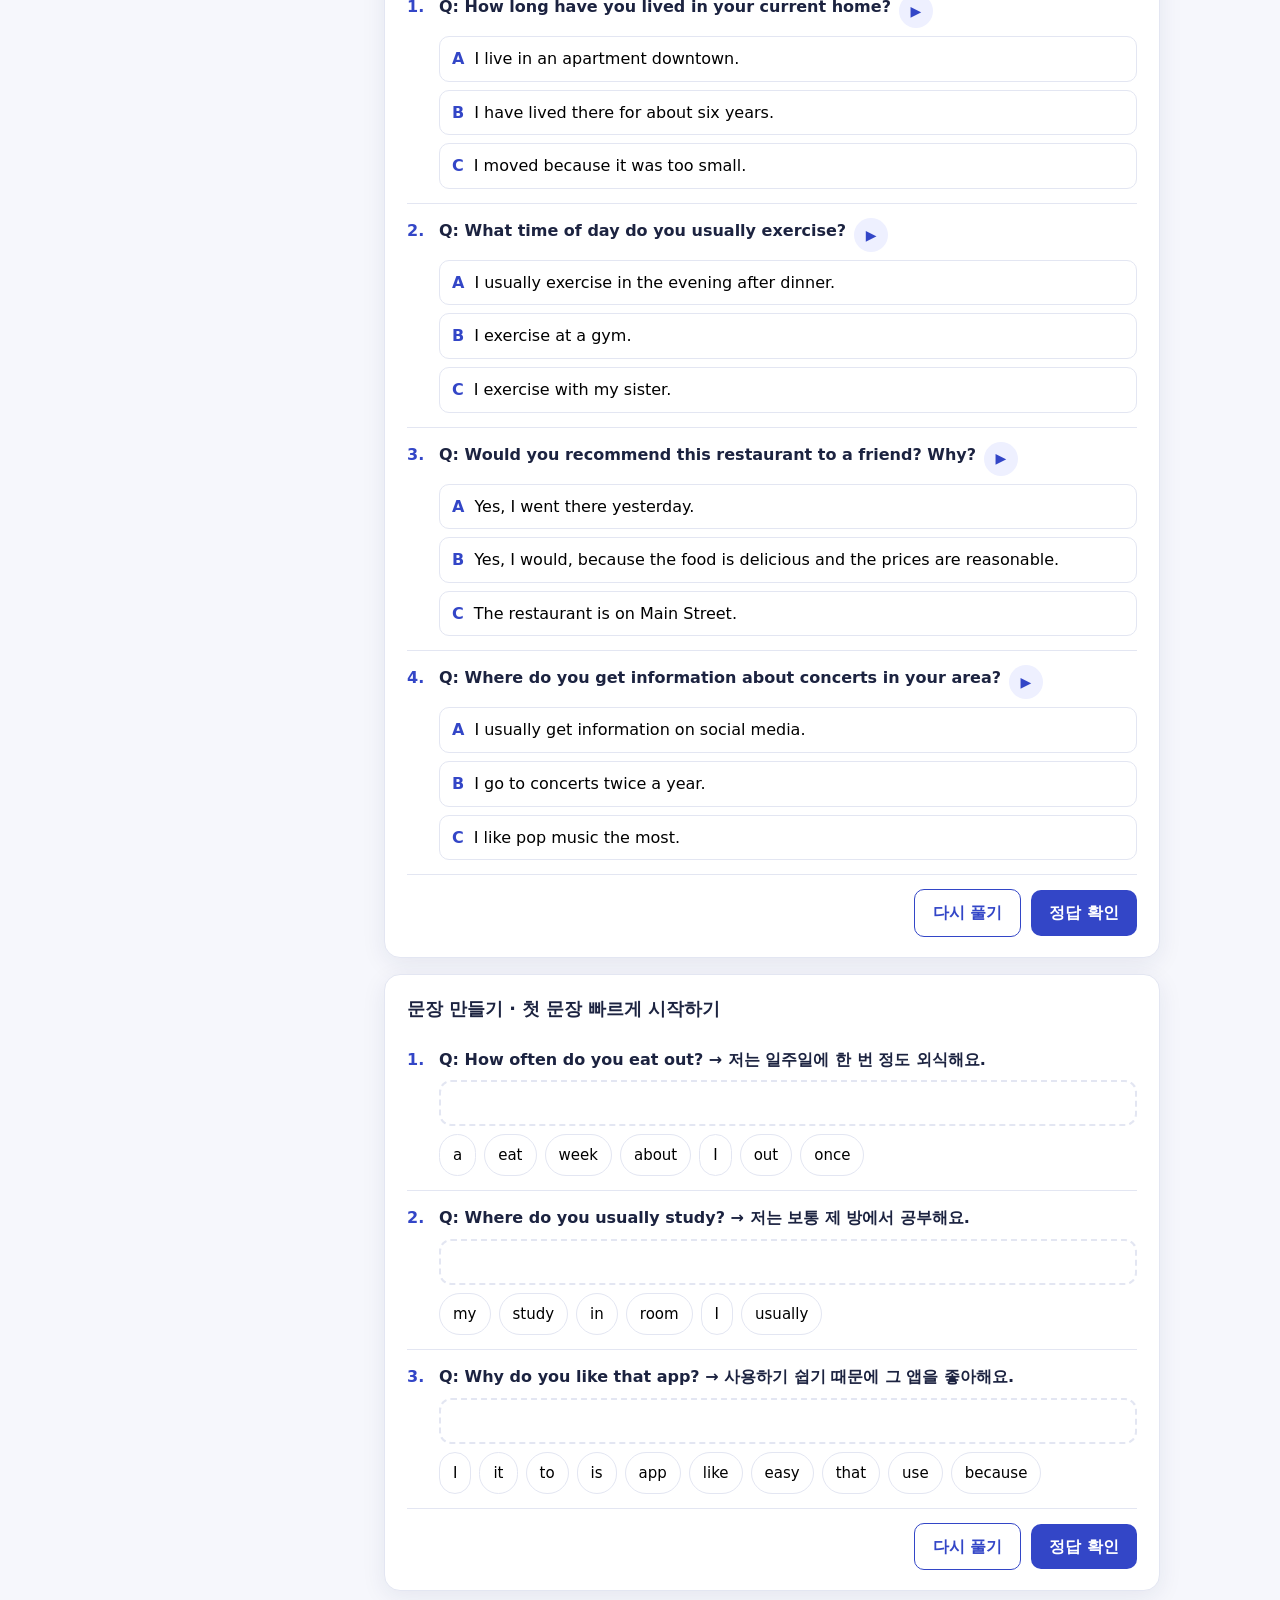
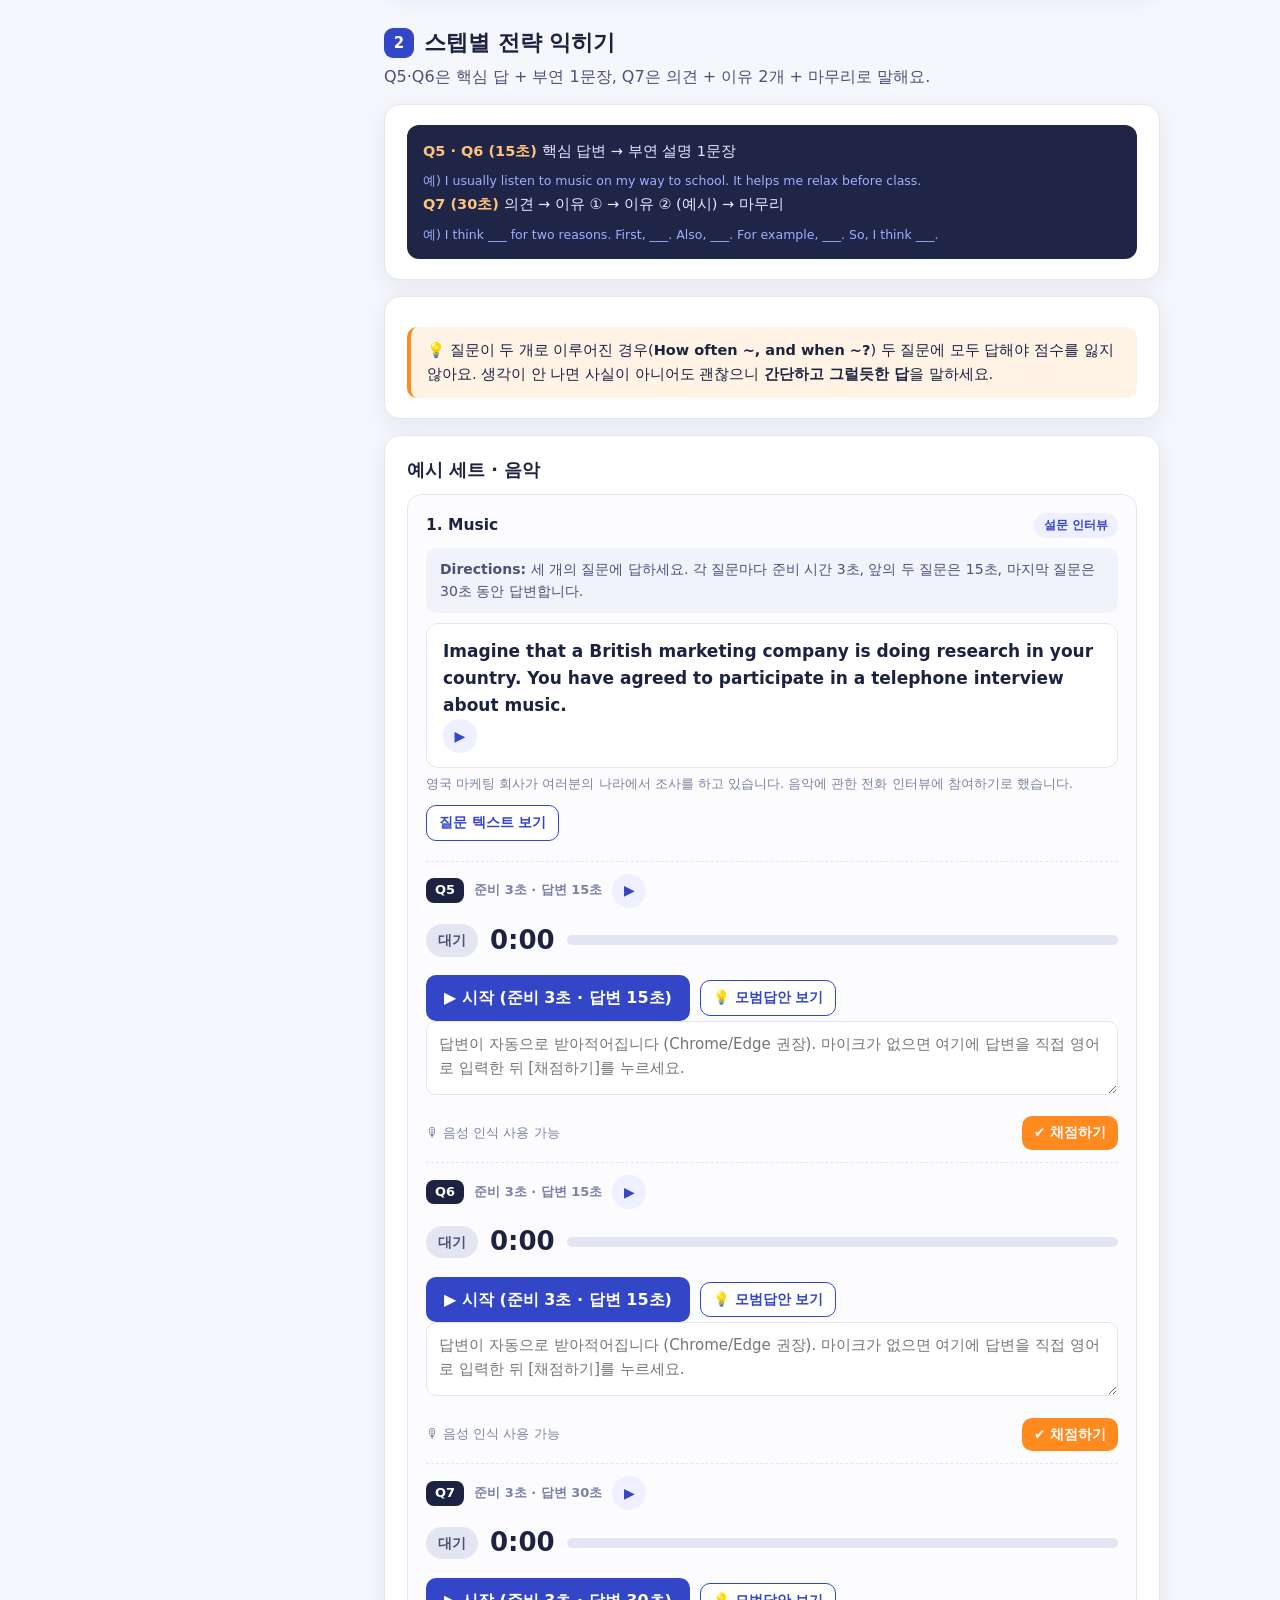
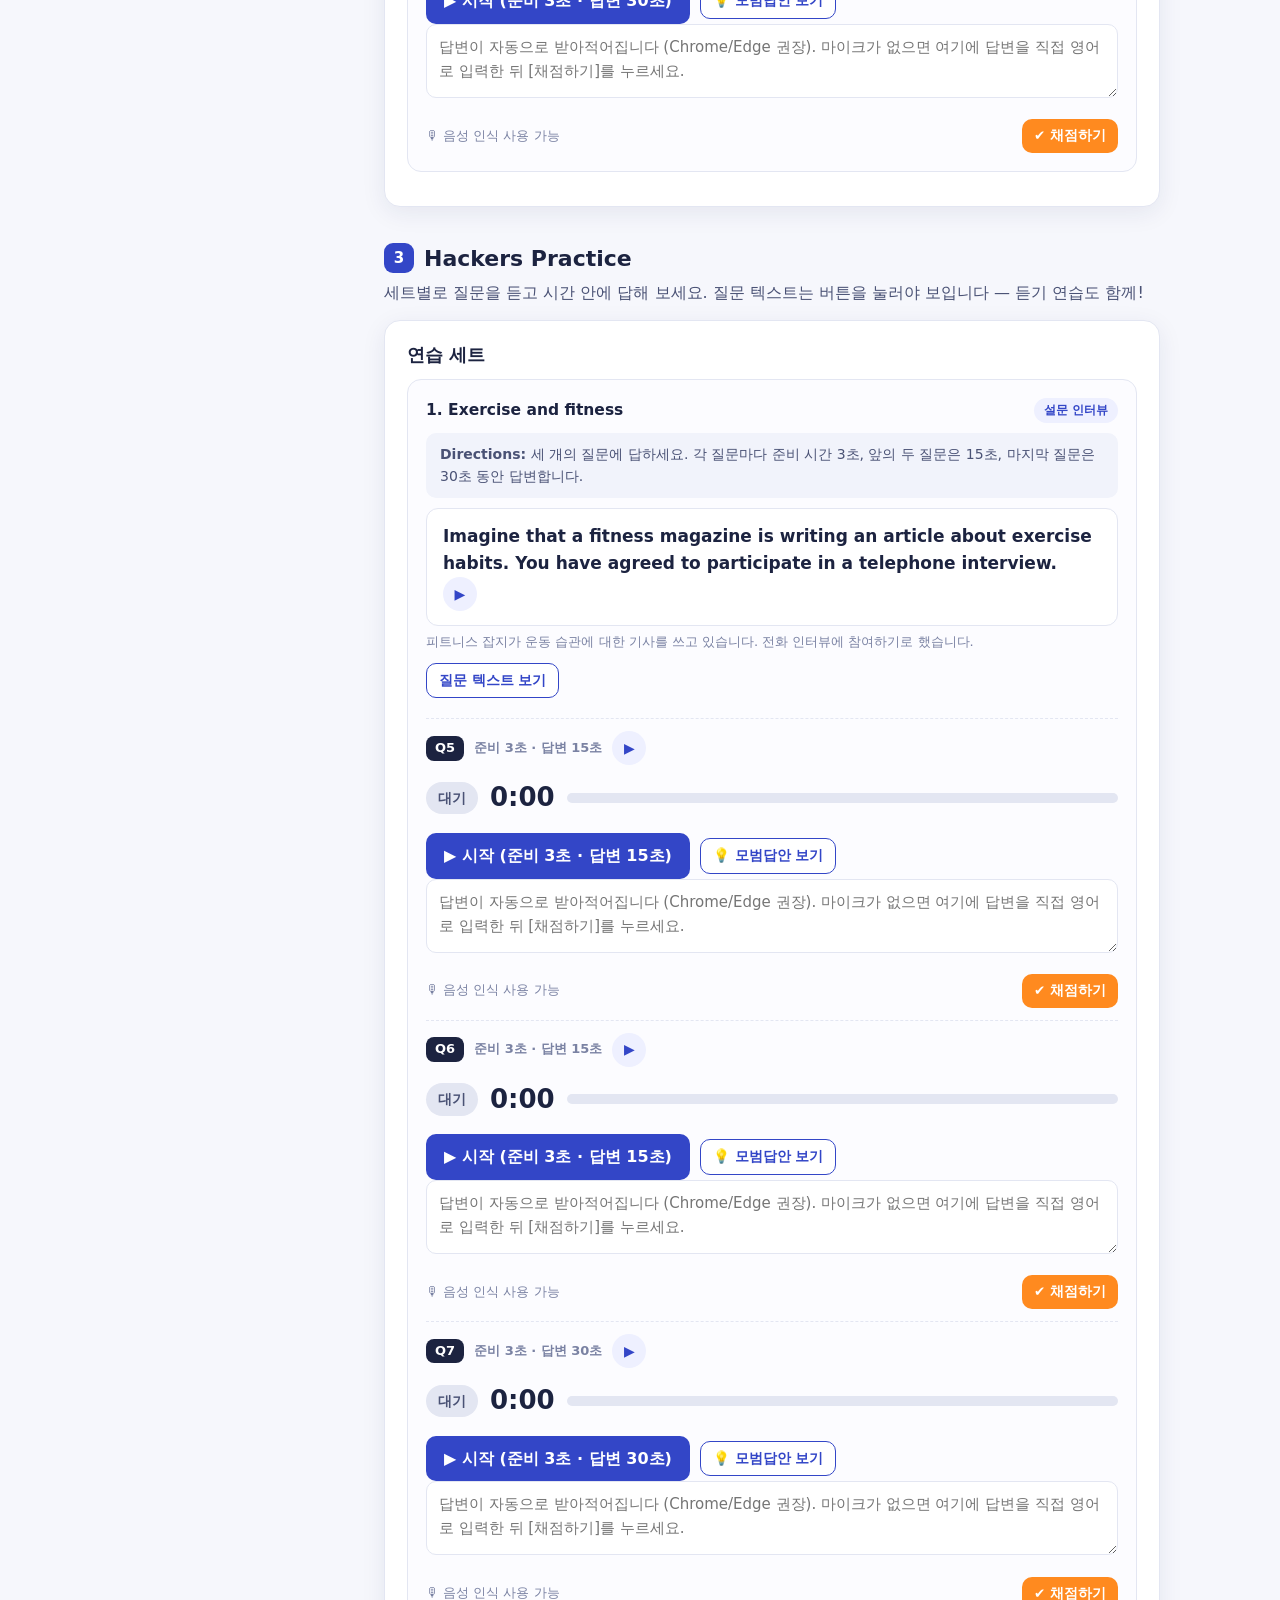
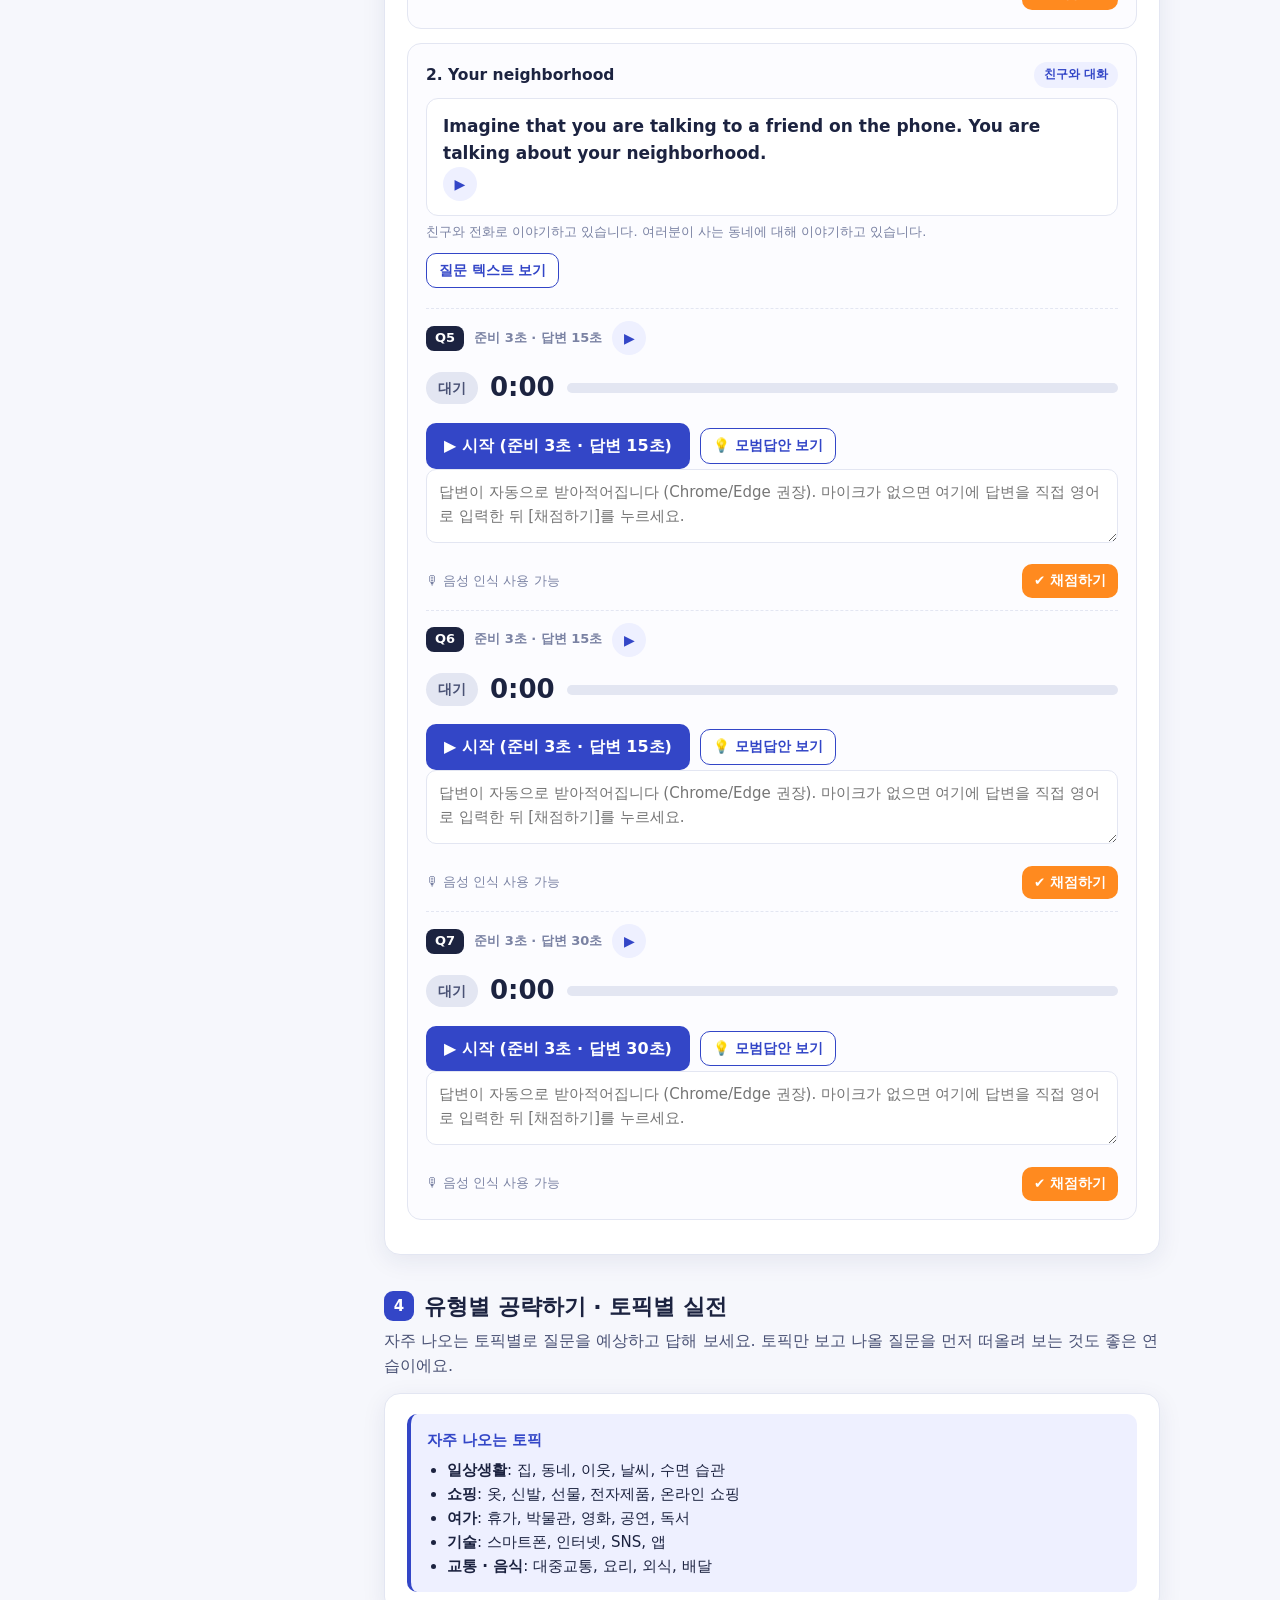
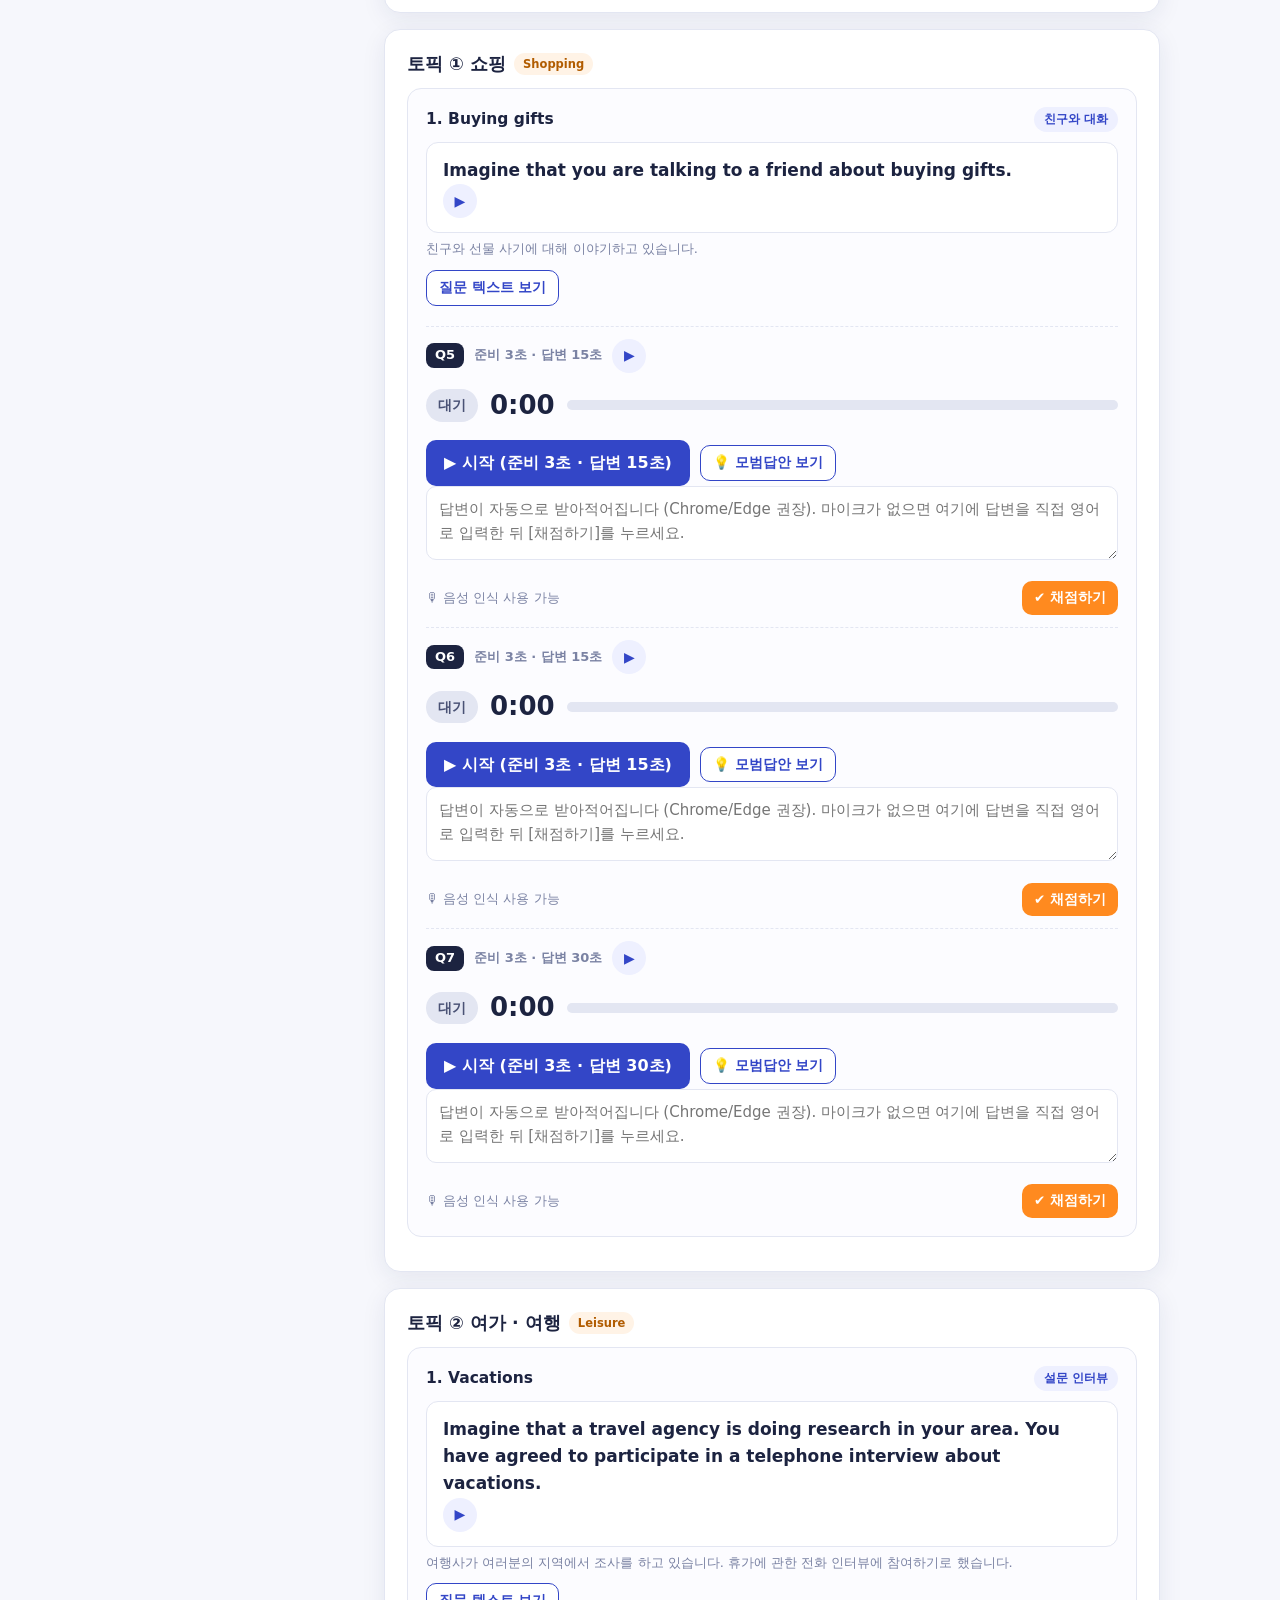
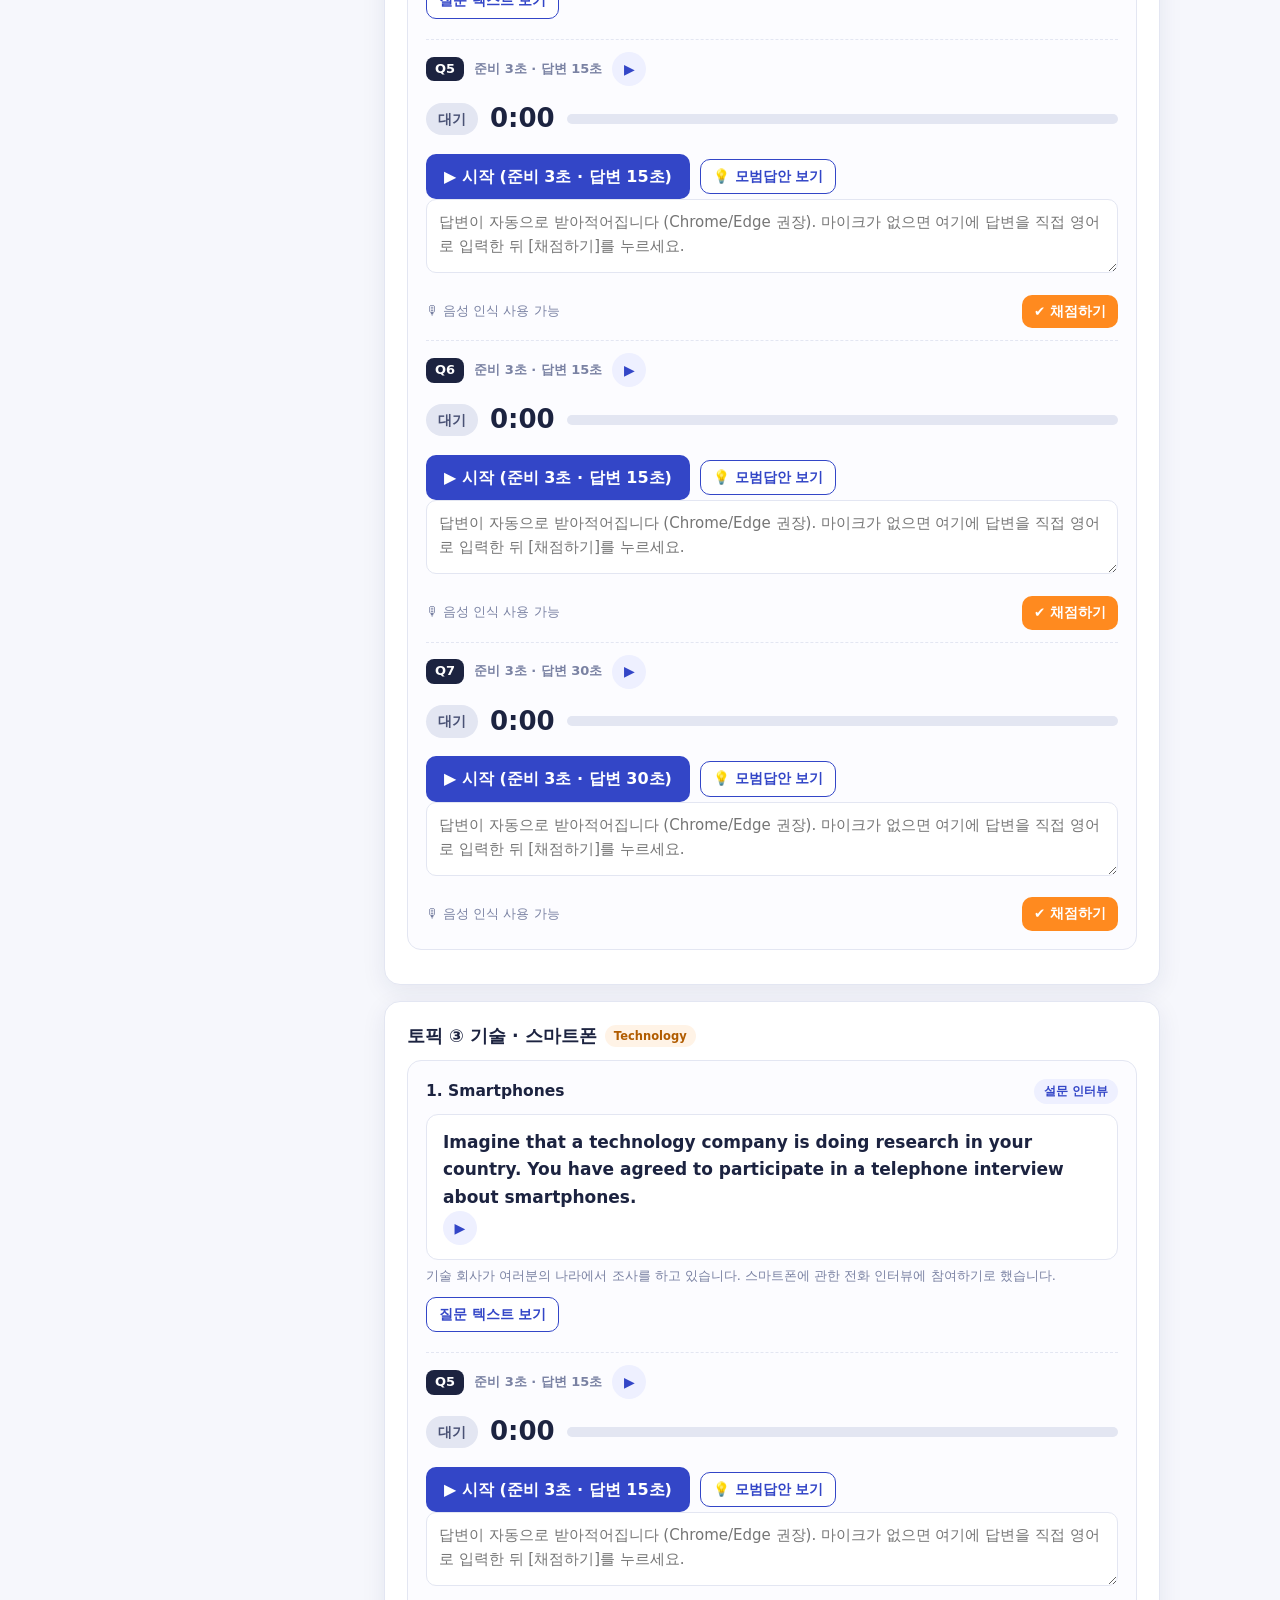
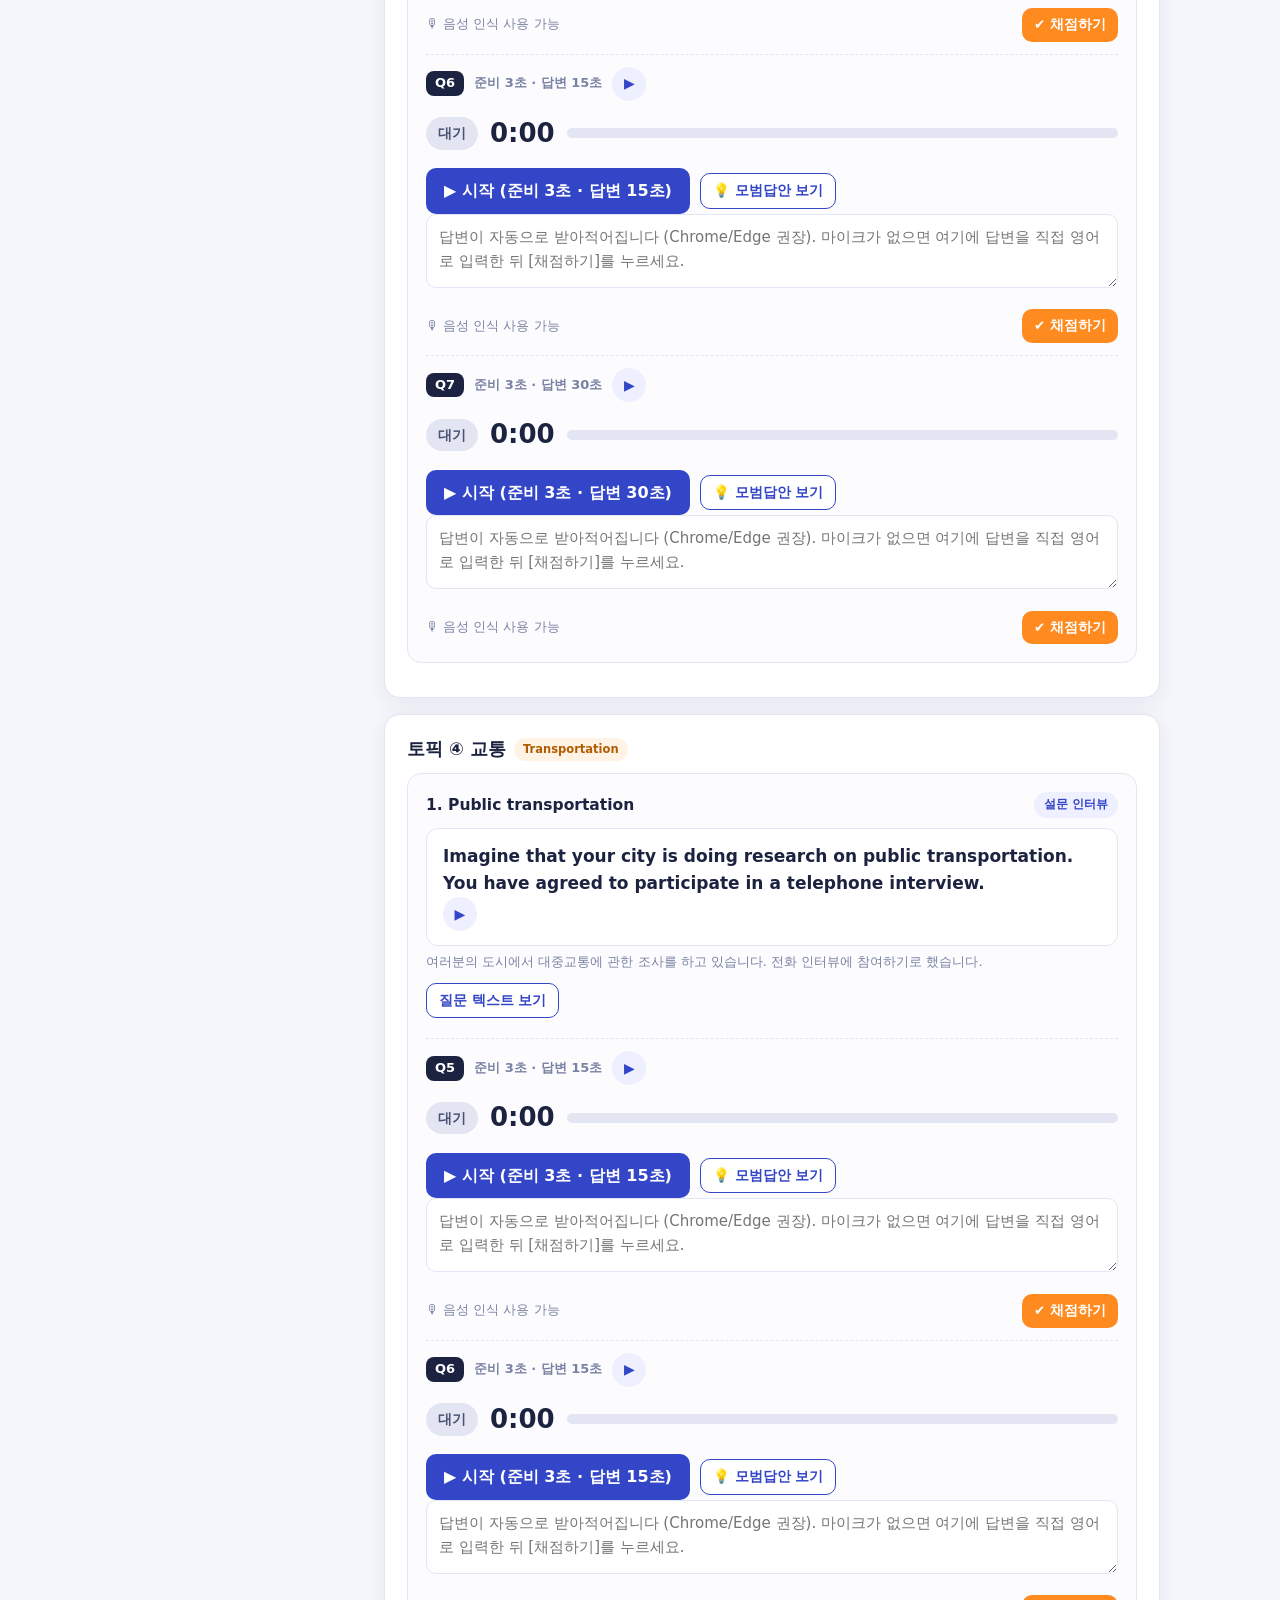
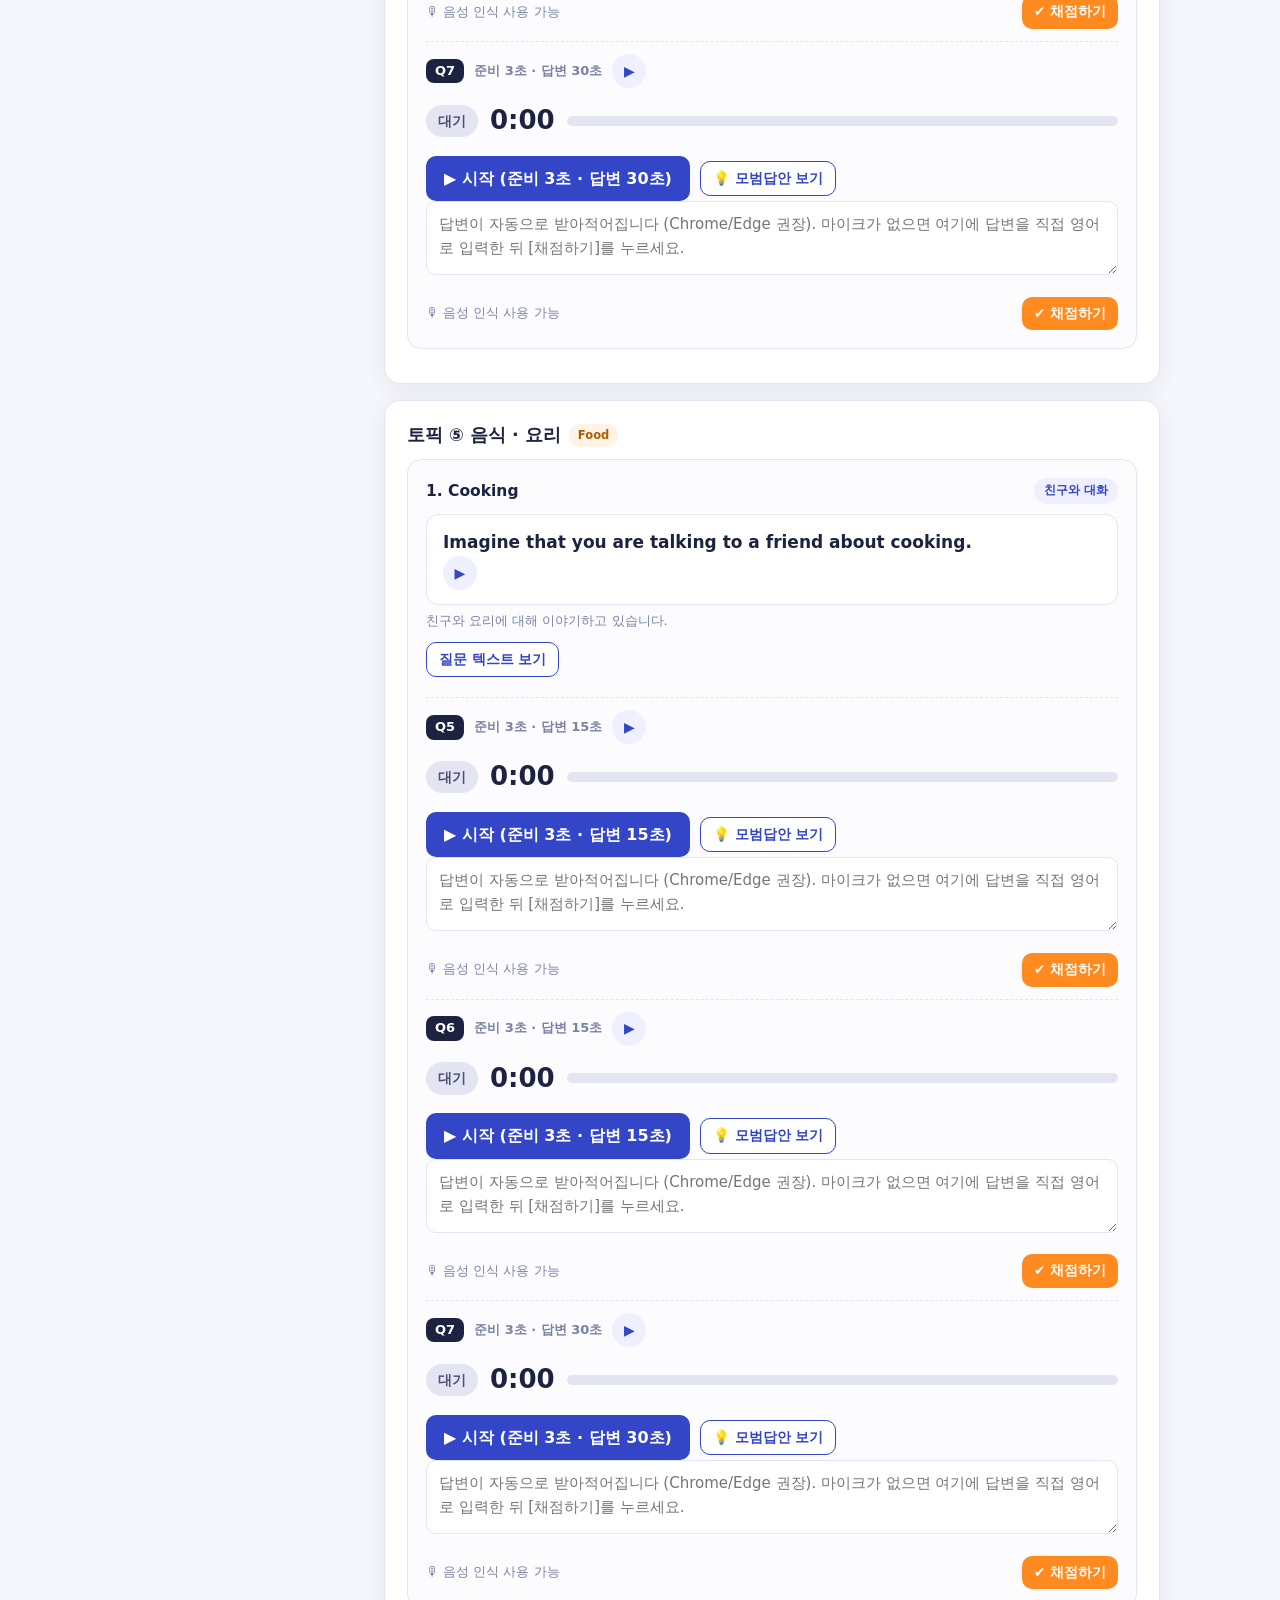
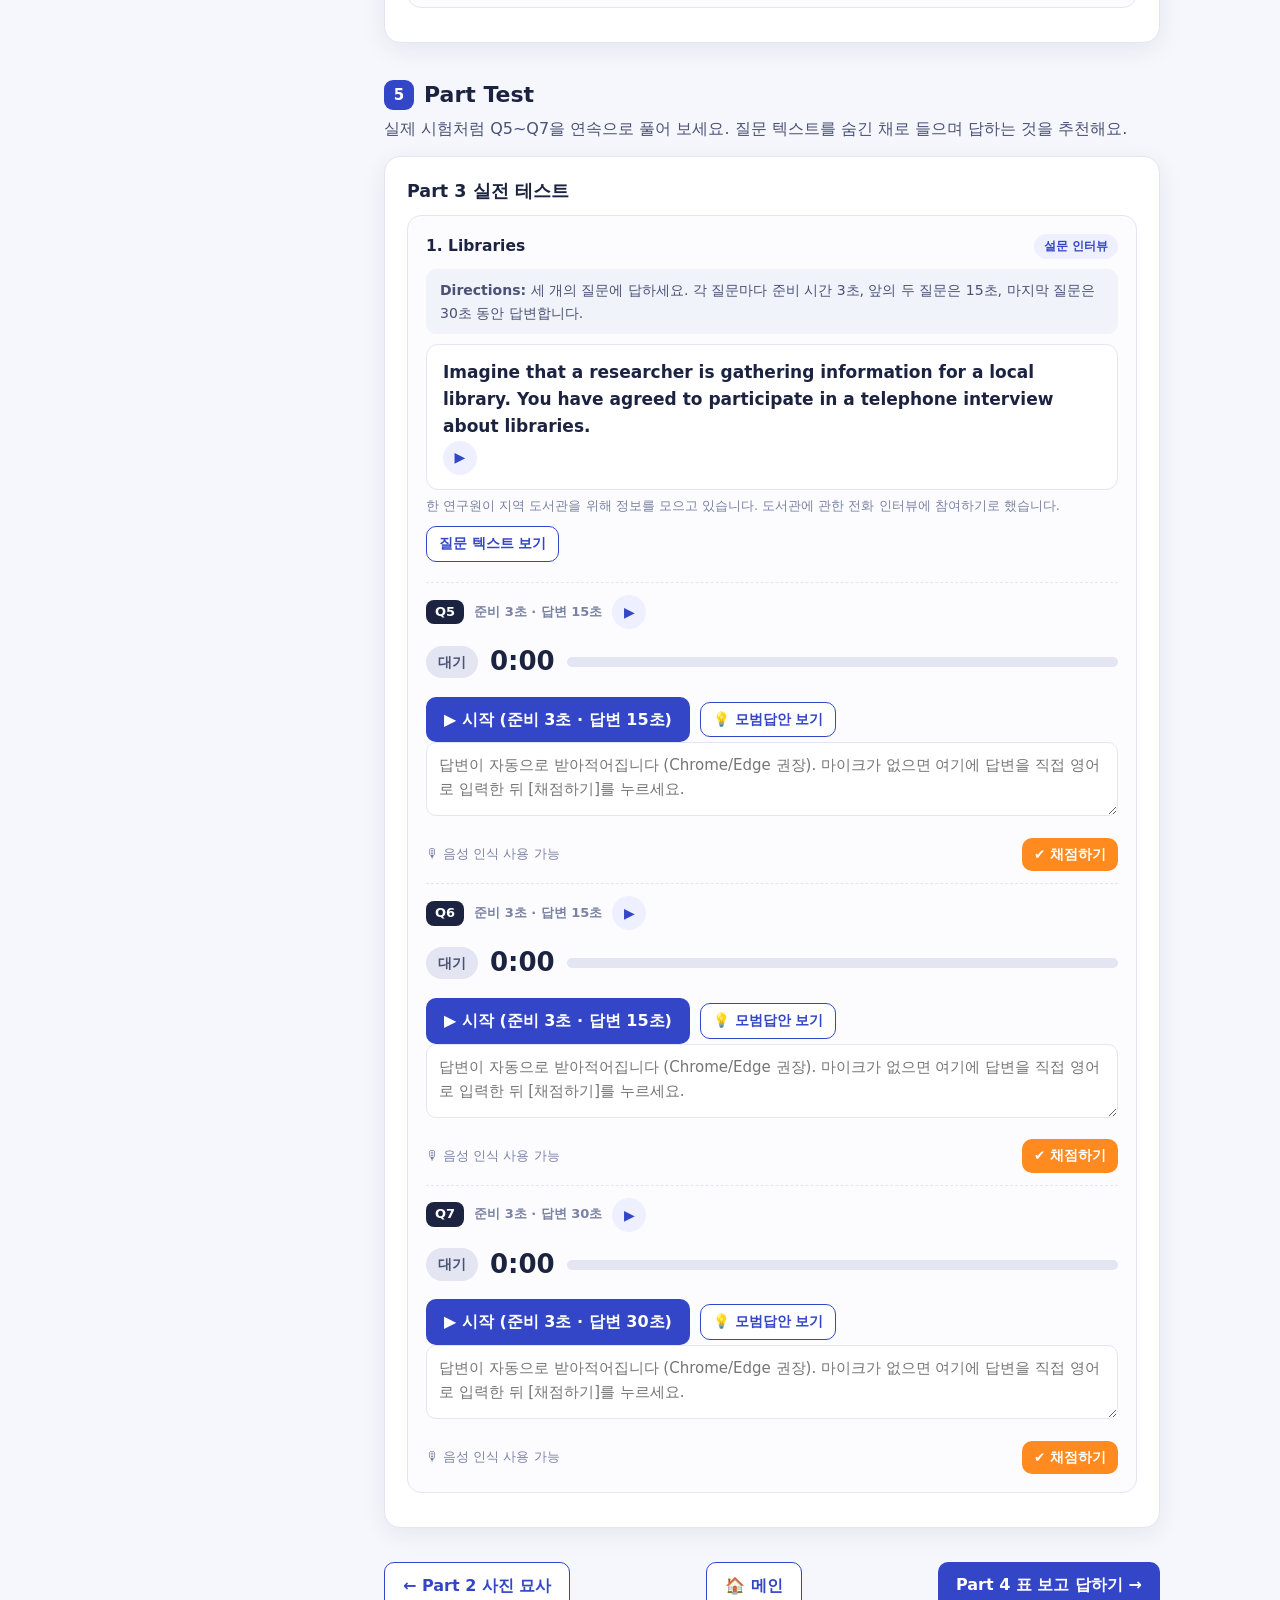
<file: part3.html>
<!DOCTYPE html>
<html lang="ko">
<head>
<script src="https://yalli2.github.io/site_main_control/guard.js" data-site="toeic_speaking"></script><!-- smc-guard -->
<meta charset="utf-8">
<meta name="viewport" content="width=device-width,initial-scale=1">
<title>TOEIC Speaking</title>
<link rel="stylesheet" href="assets/style.css">
<link rel="icon" href="data:image/svg+xml,<svg xmlns='http://www.w3.org/2000/svg' viewBox='0 0 100 100'><text y='.9em' font-size='90'>🎙</text></svg>">
</head>
<body>
<header class="topbar"><div class="wrap">
  <a class="brand" href="index.html"><span class="logo">TS</span>TOEIC Speaking</a>
  <nav class="topnav"></nav>
</div></header>
<section class="chhead"><div class="wrap">
  <a href="index.html" style="color:#fff;opacity:.8;font-size:14px">← 메인으로</a>
  <h1 id="chTitle"></h1><p id="chSub"></p><div class="meta" id="chMeta"></div>
</div></section>
<div class="wrap layout">
  <aside class="side"><div class="card">
    <div id="sideNav"></div>
    <div class="scorebox"><div class="sm">이 챕터 평균 점수</div><div class="big" id="chScore">–</div>
      <div class="prog" style="margin:6px 0"><i id="chProg"></i></div><div class="sm" id="chScoreSm"></div>
      <button class="btn ghost sm" id="resetScores" type="button" style="margin-top:10px">점수 초기화</button></div>
  </div></aside>
  <main id="main"></main>
</div>
<footer class="footer">© 다인원격평생교육직업학원 · 후안샘 · TOEIC Speaking Interactive Study</footer>
<script src="assets/chapters.js"></script>
<script src="data/part3.js"></script>
<script src="assets/app.js"></script>
<script src="dain-hide.js" defer></script>
</body>
</html>
</file>
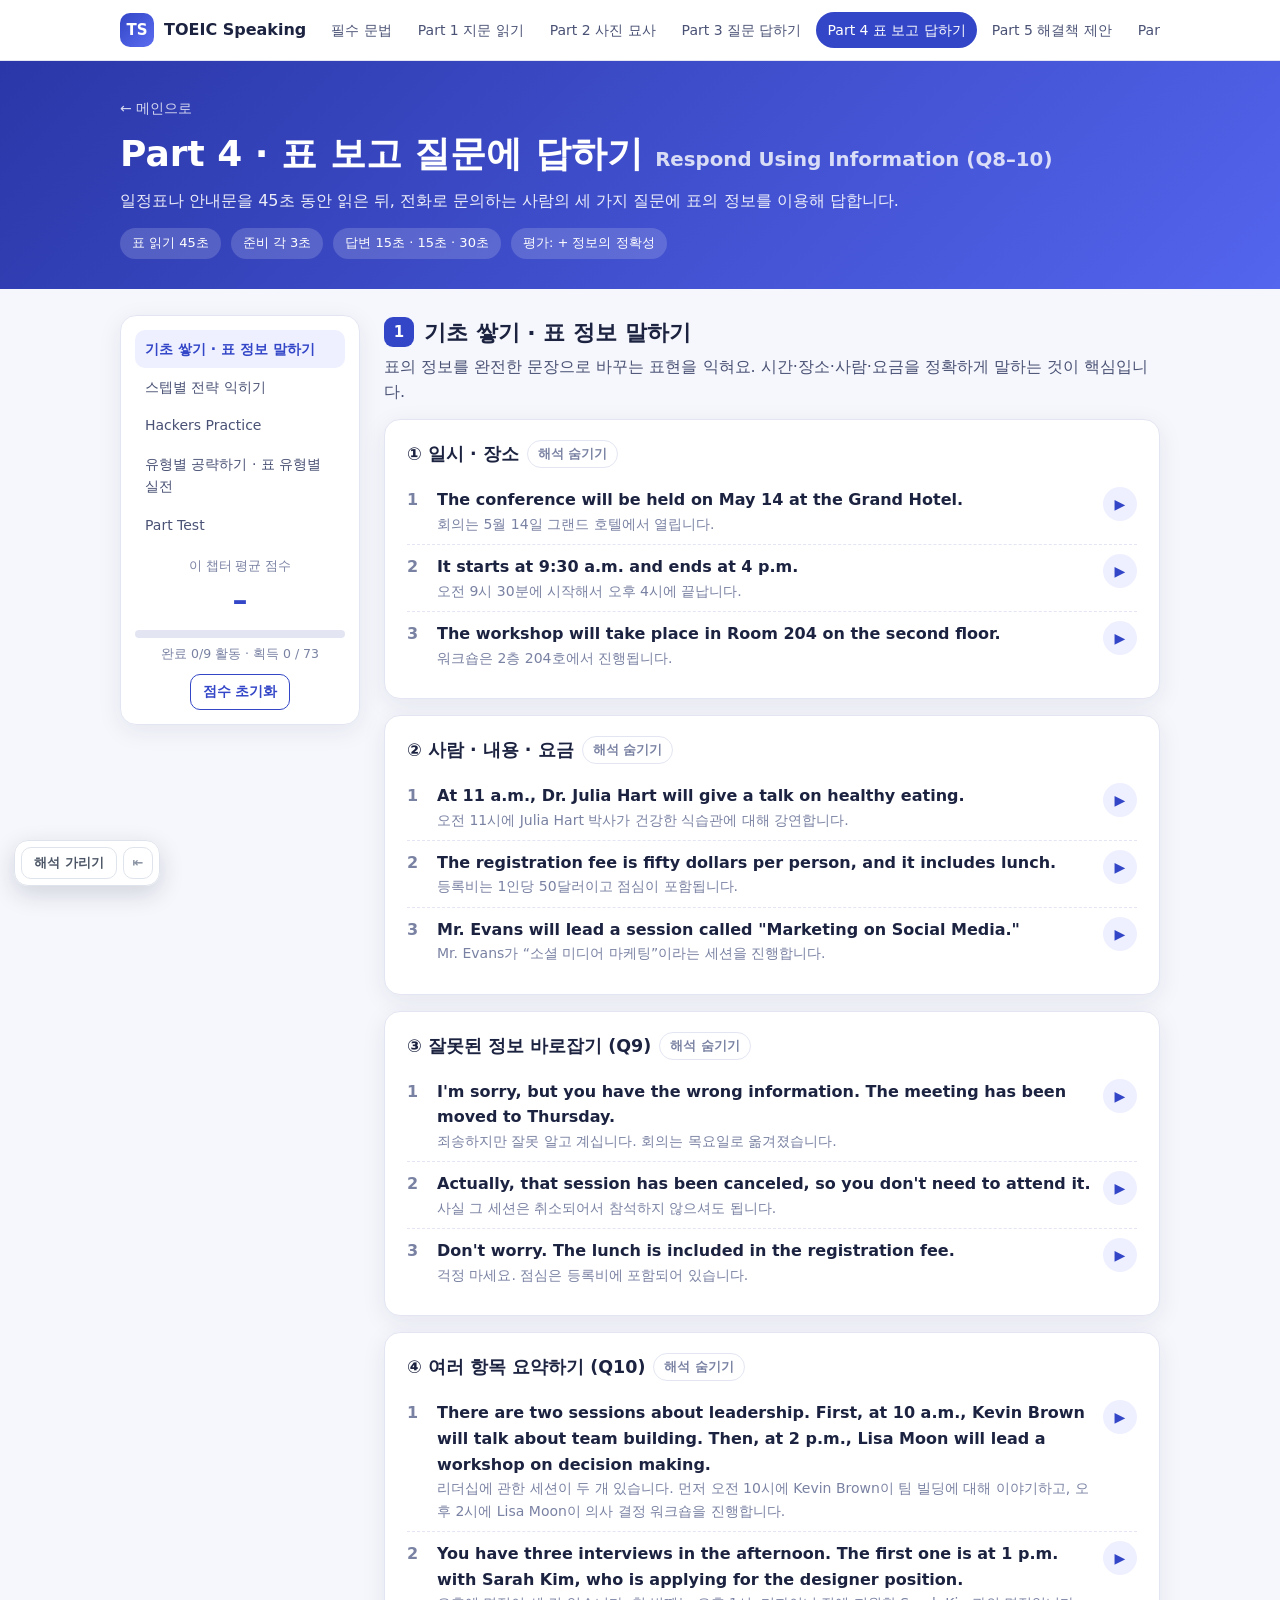
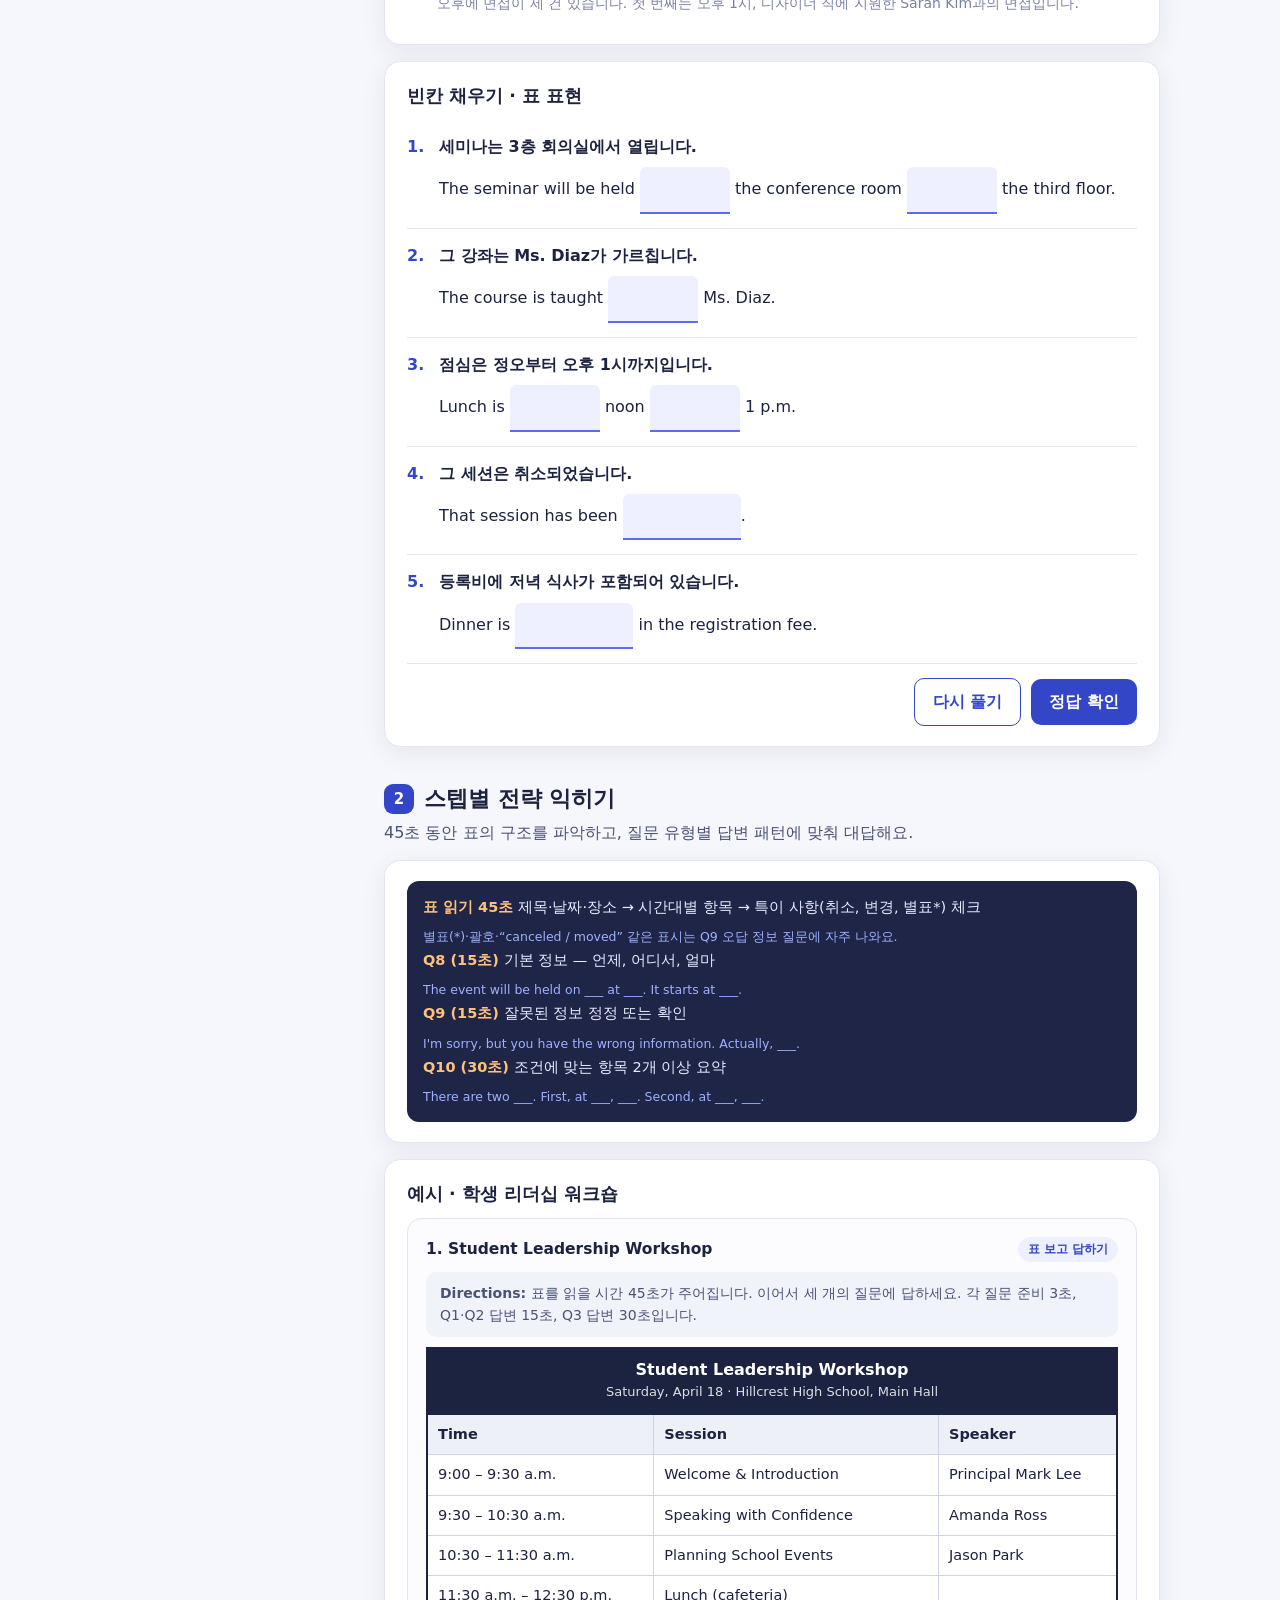
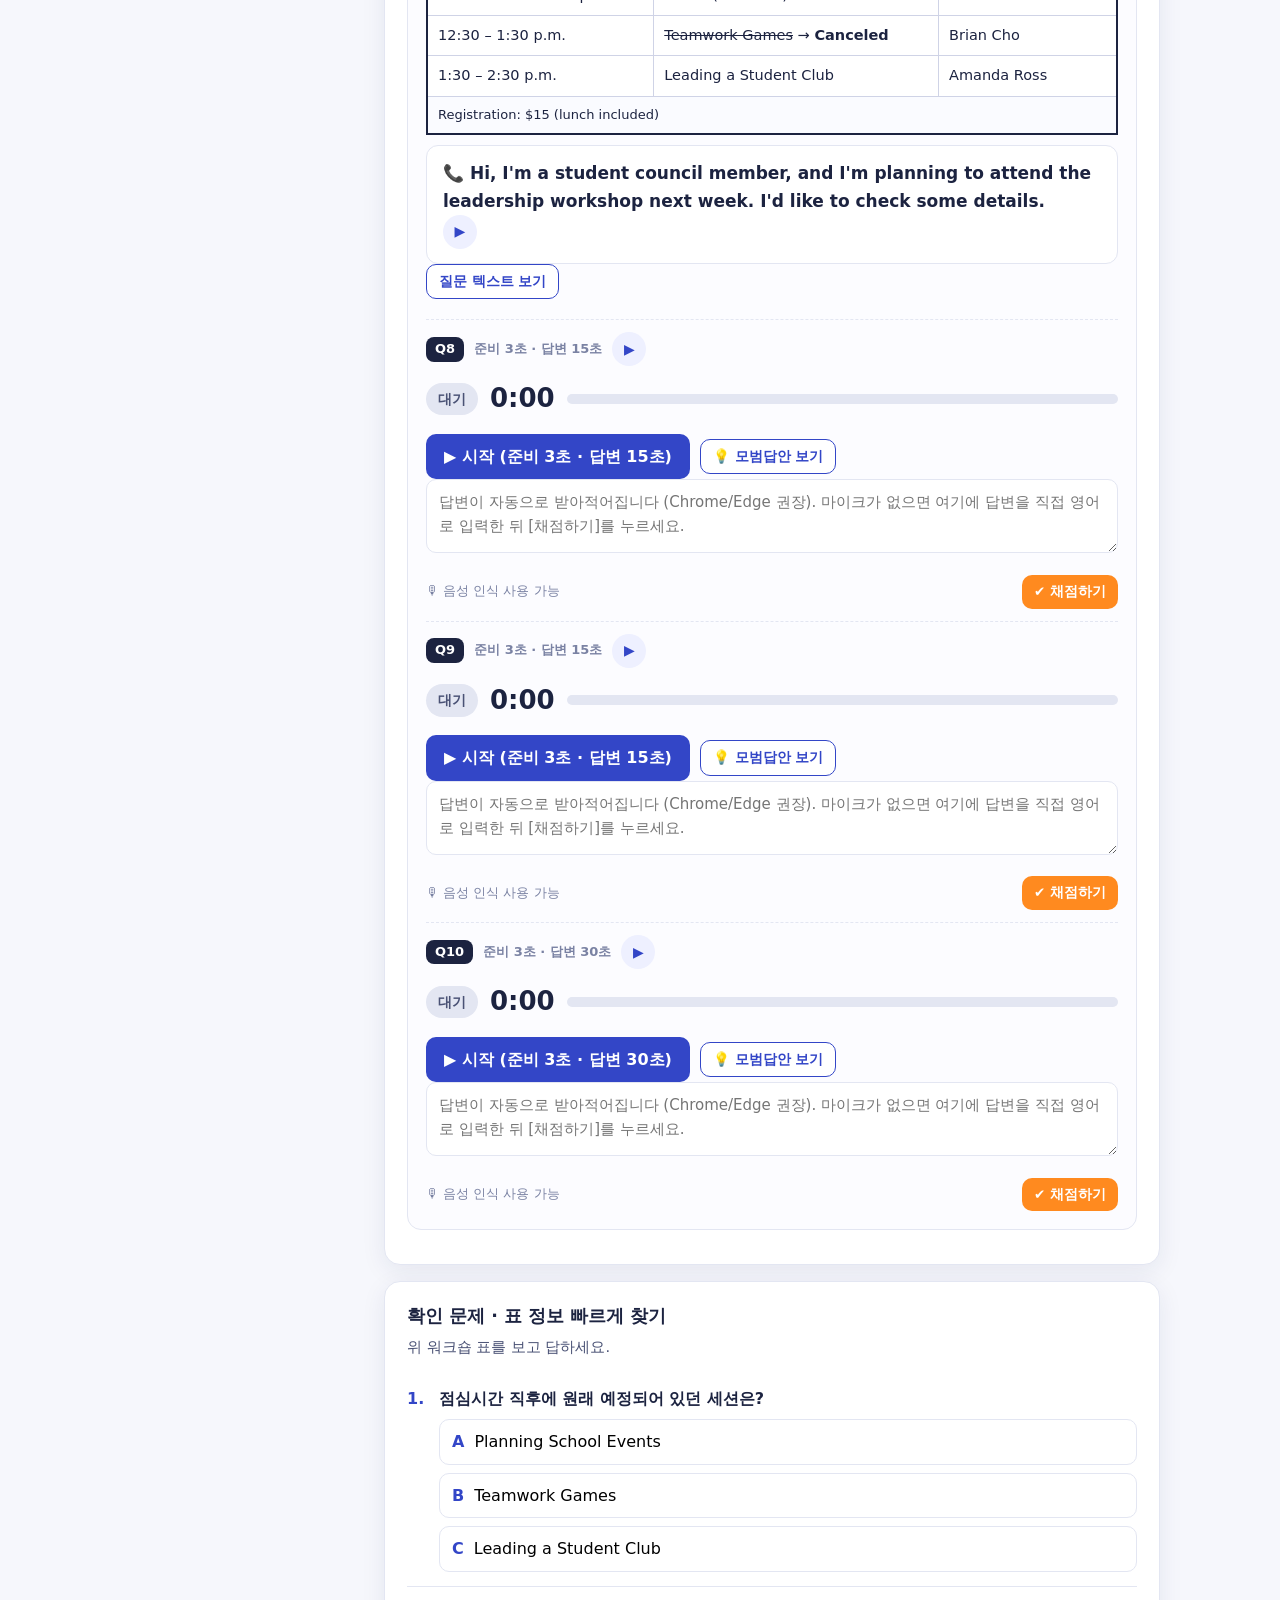
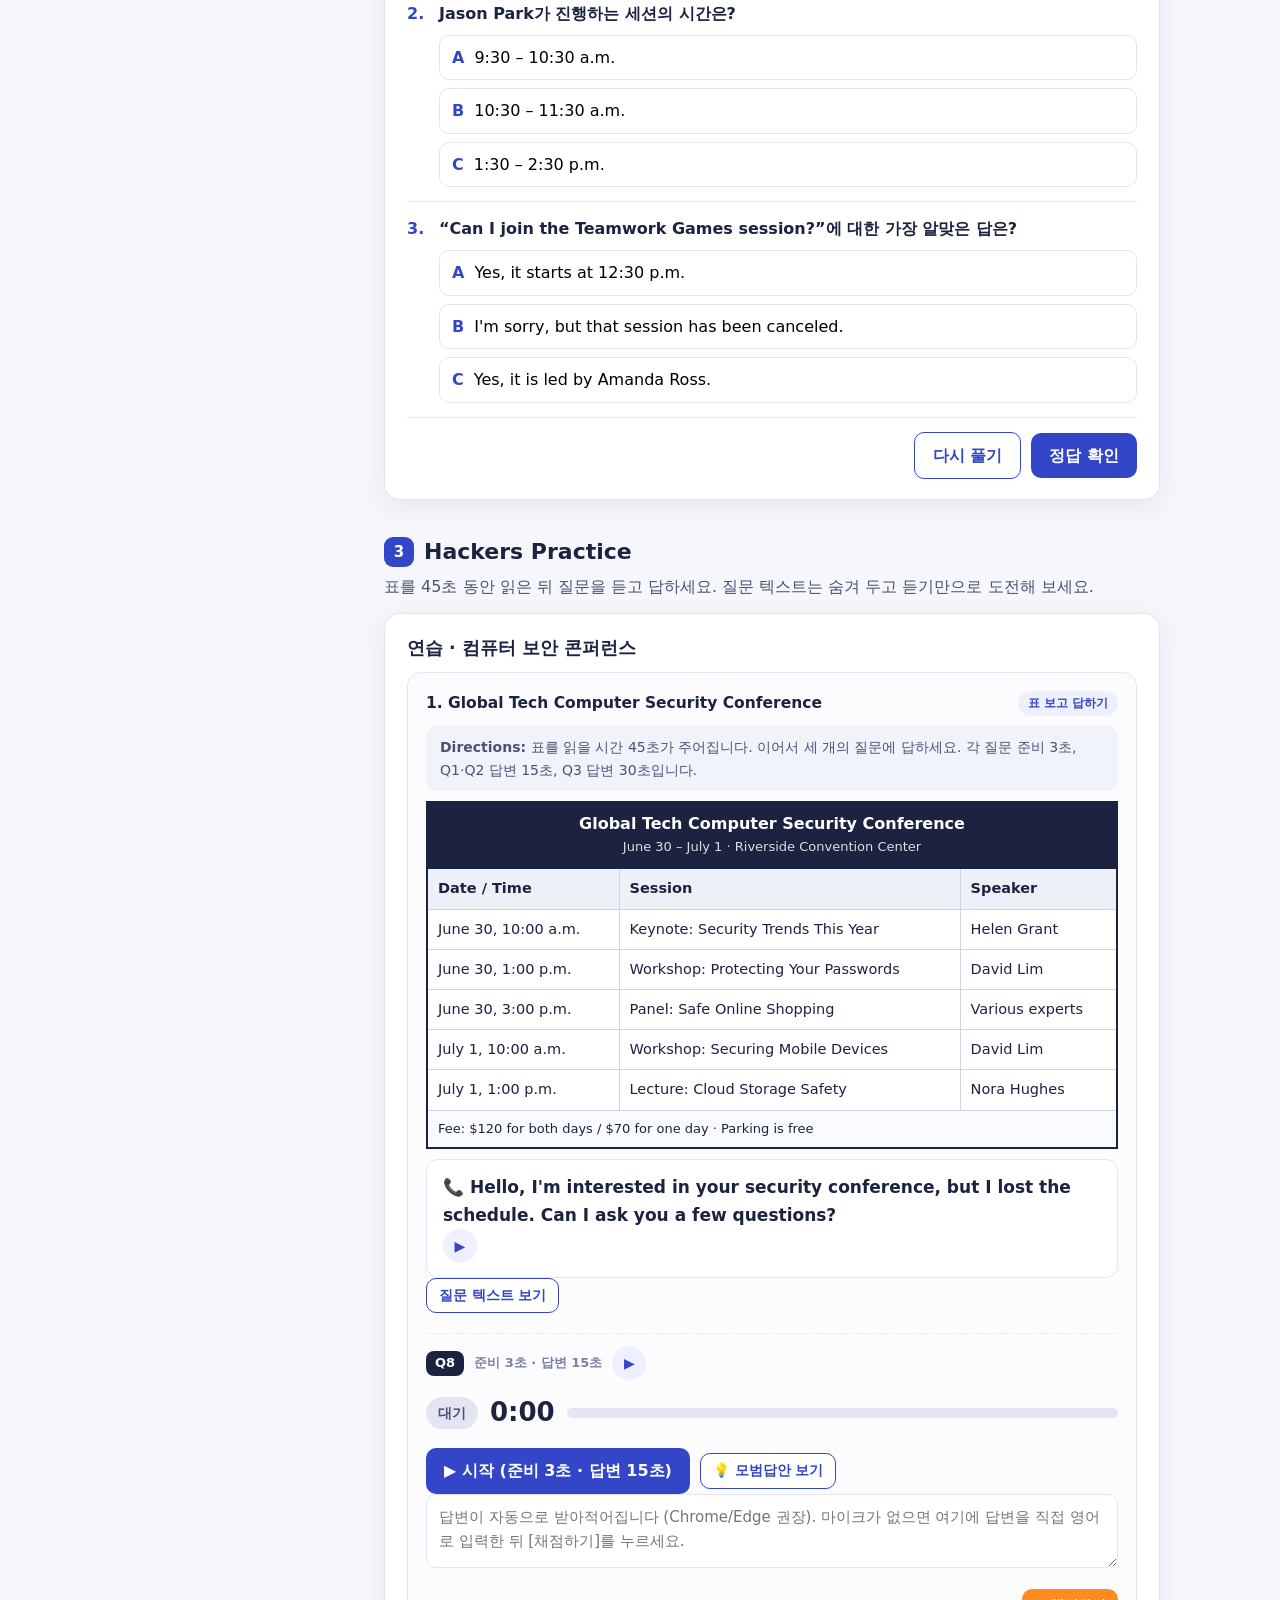
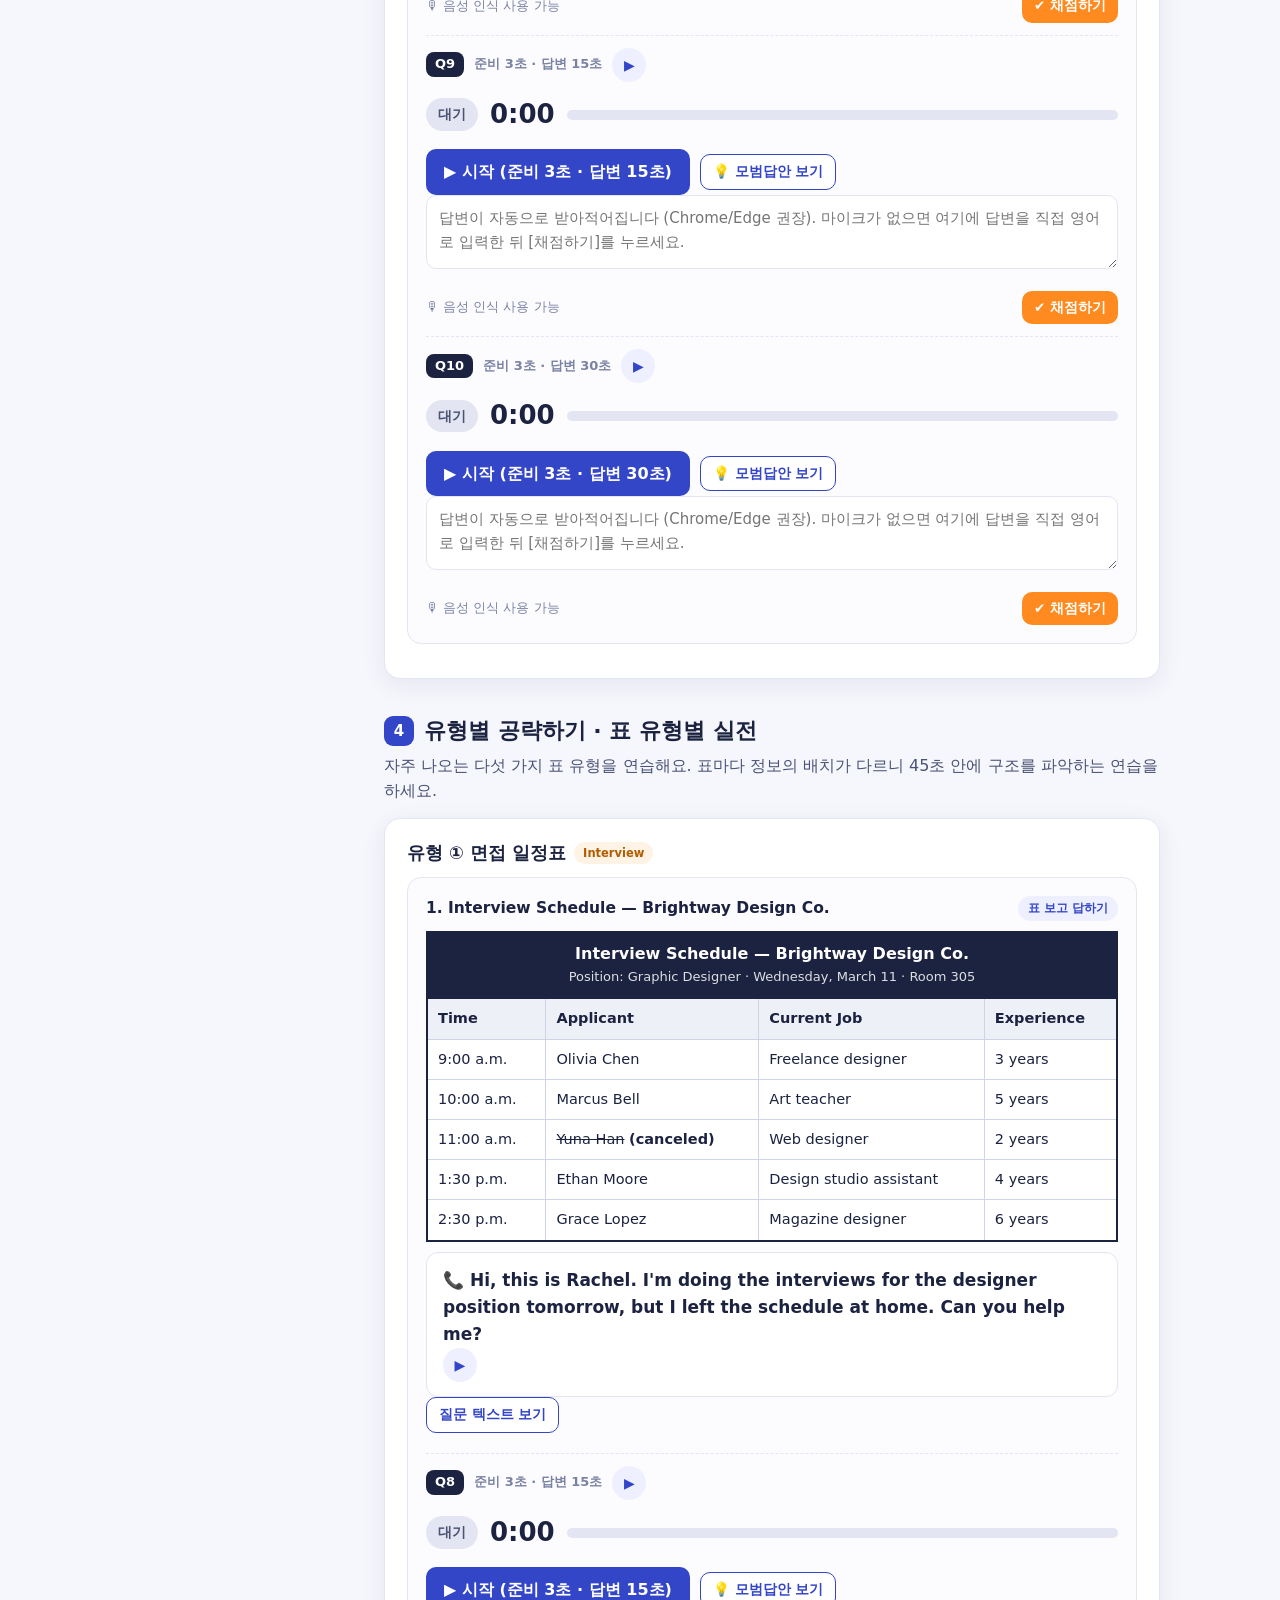
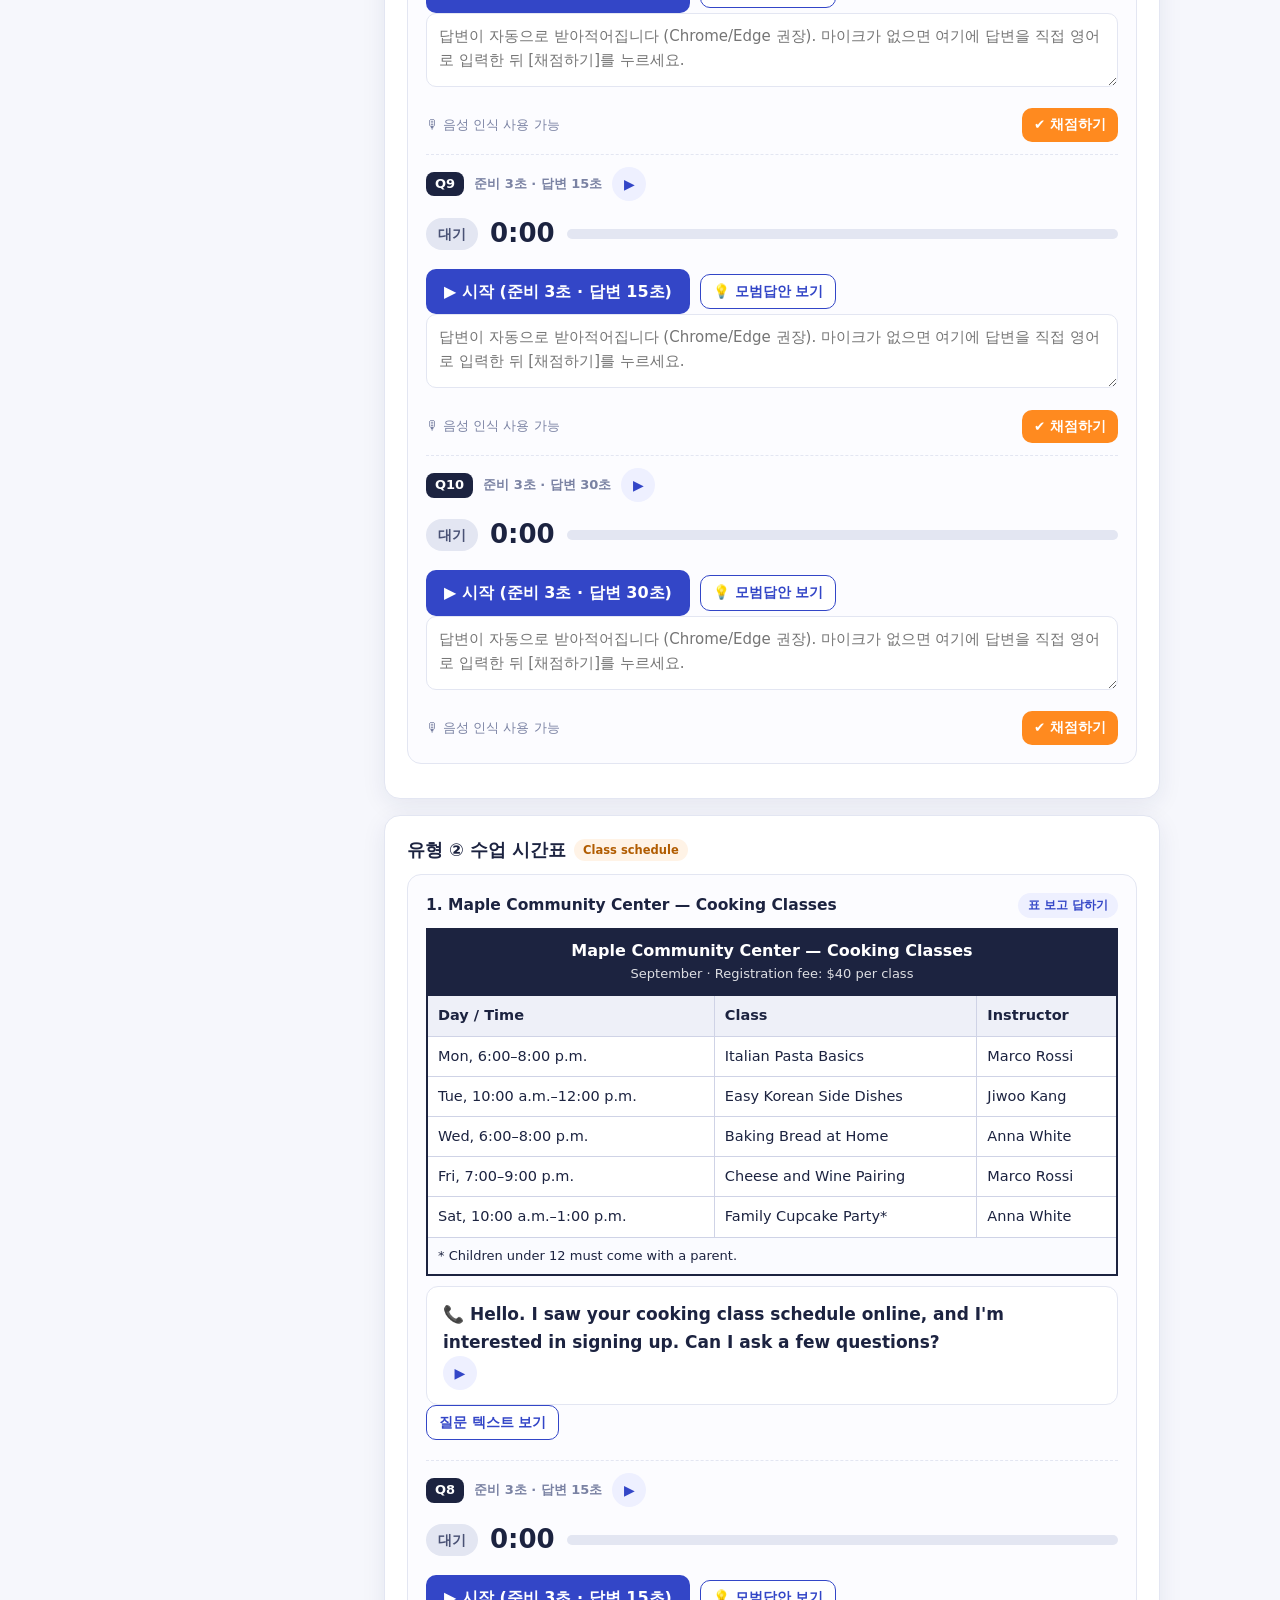
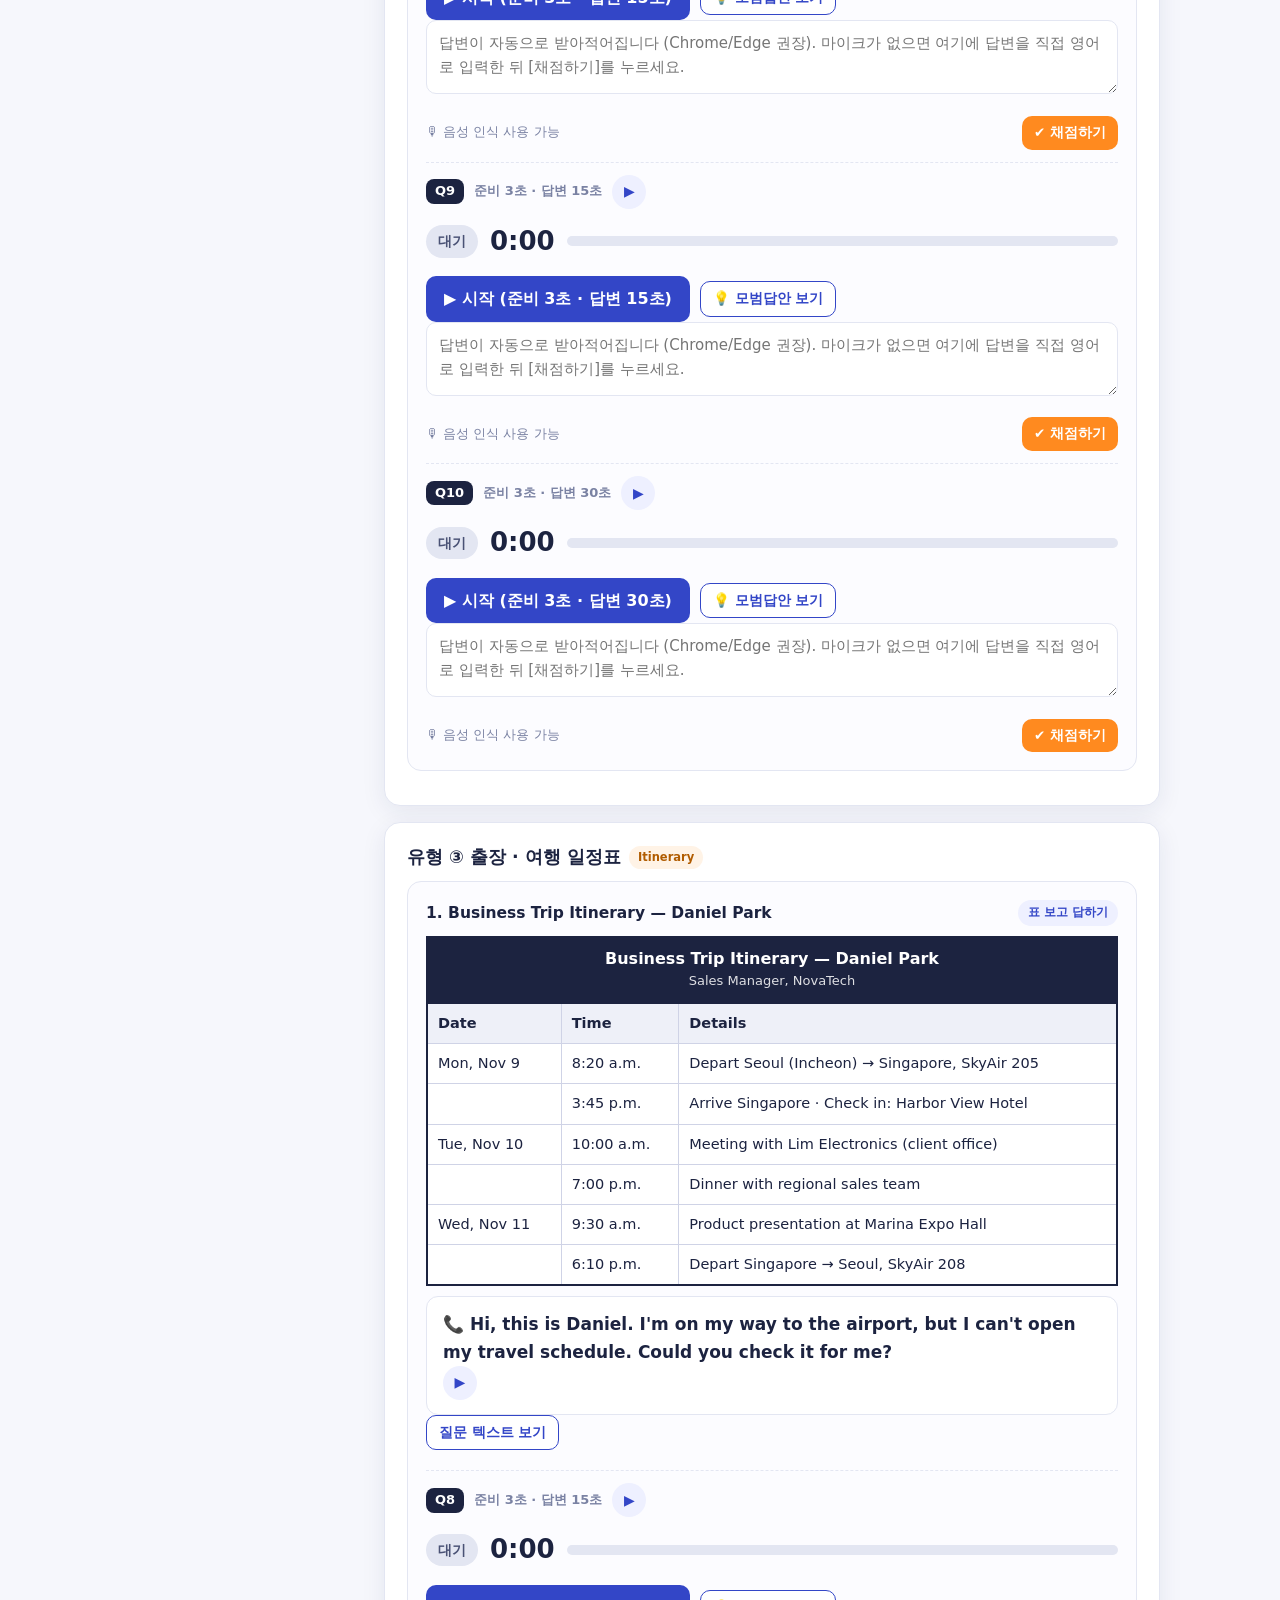
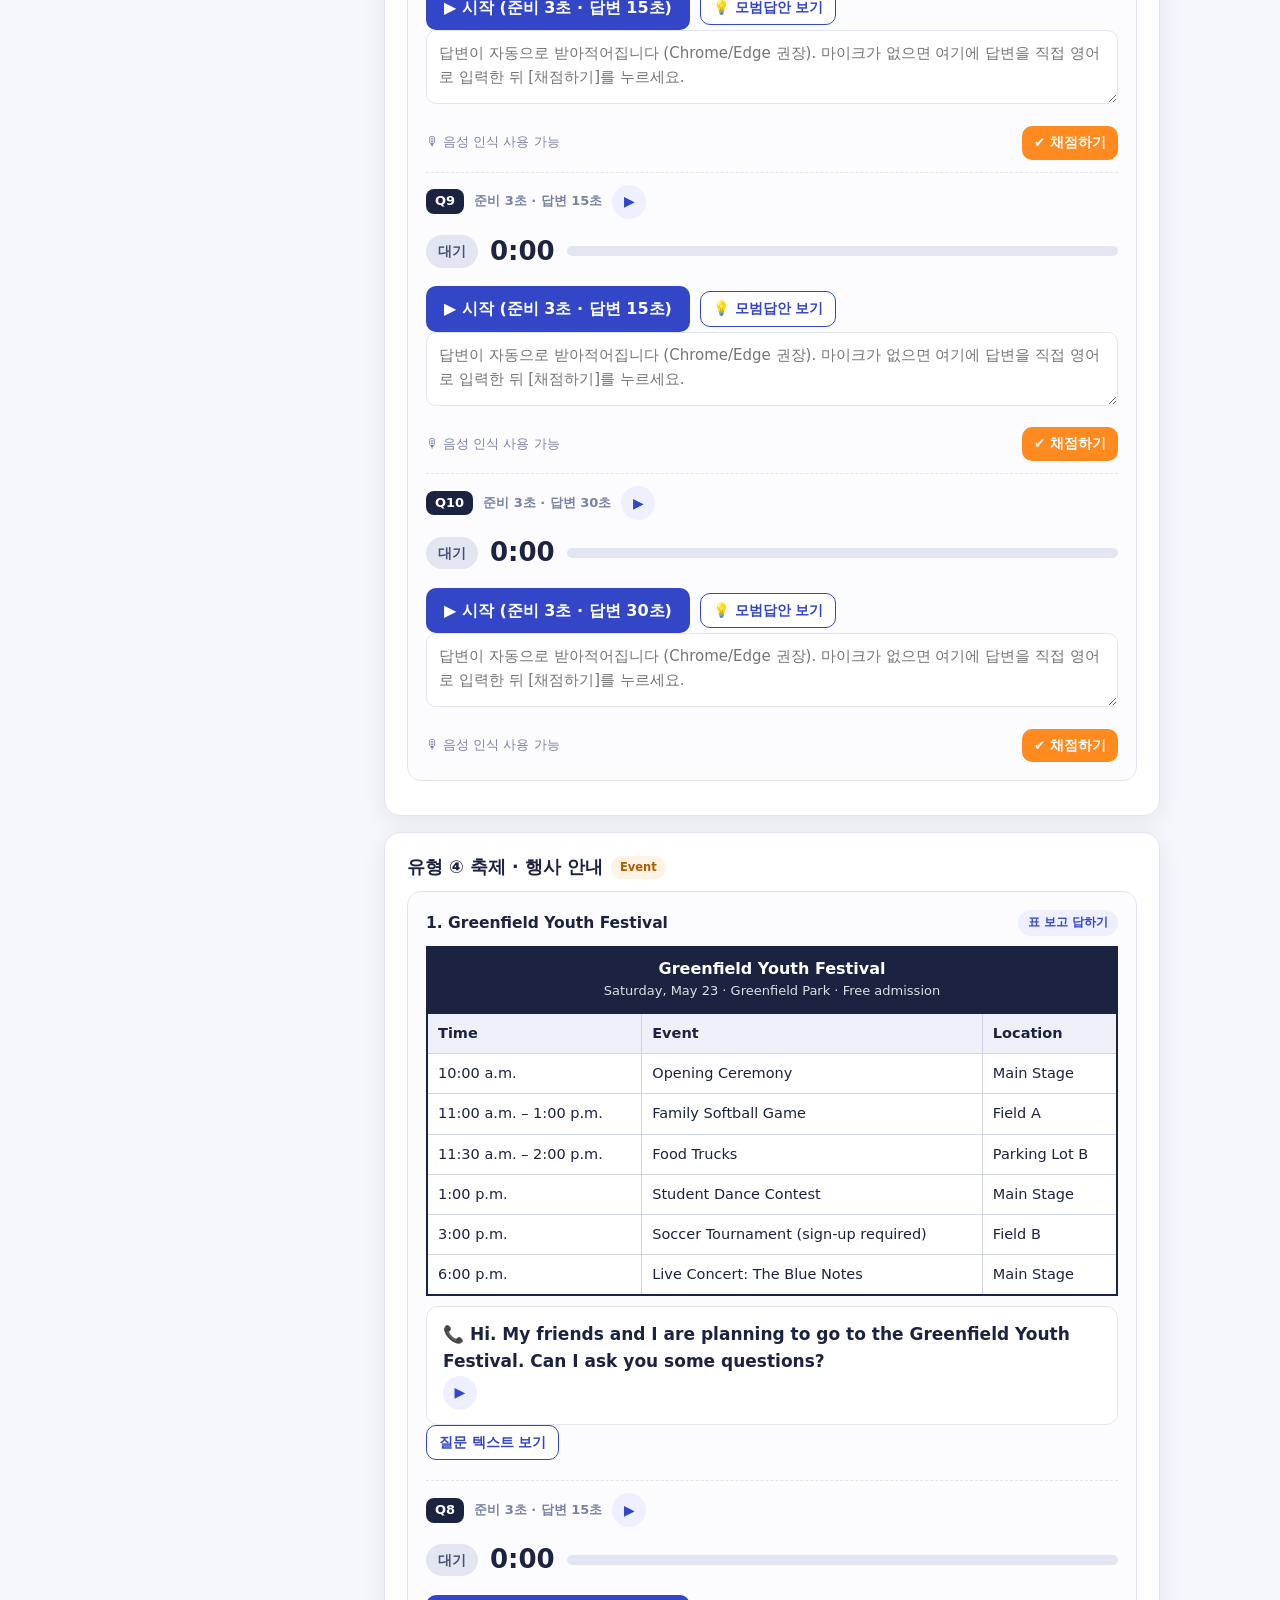
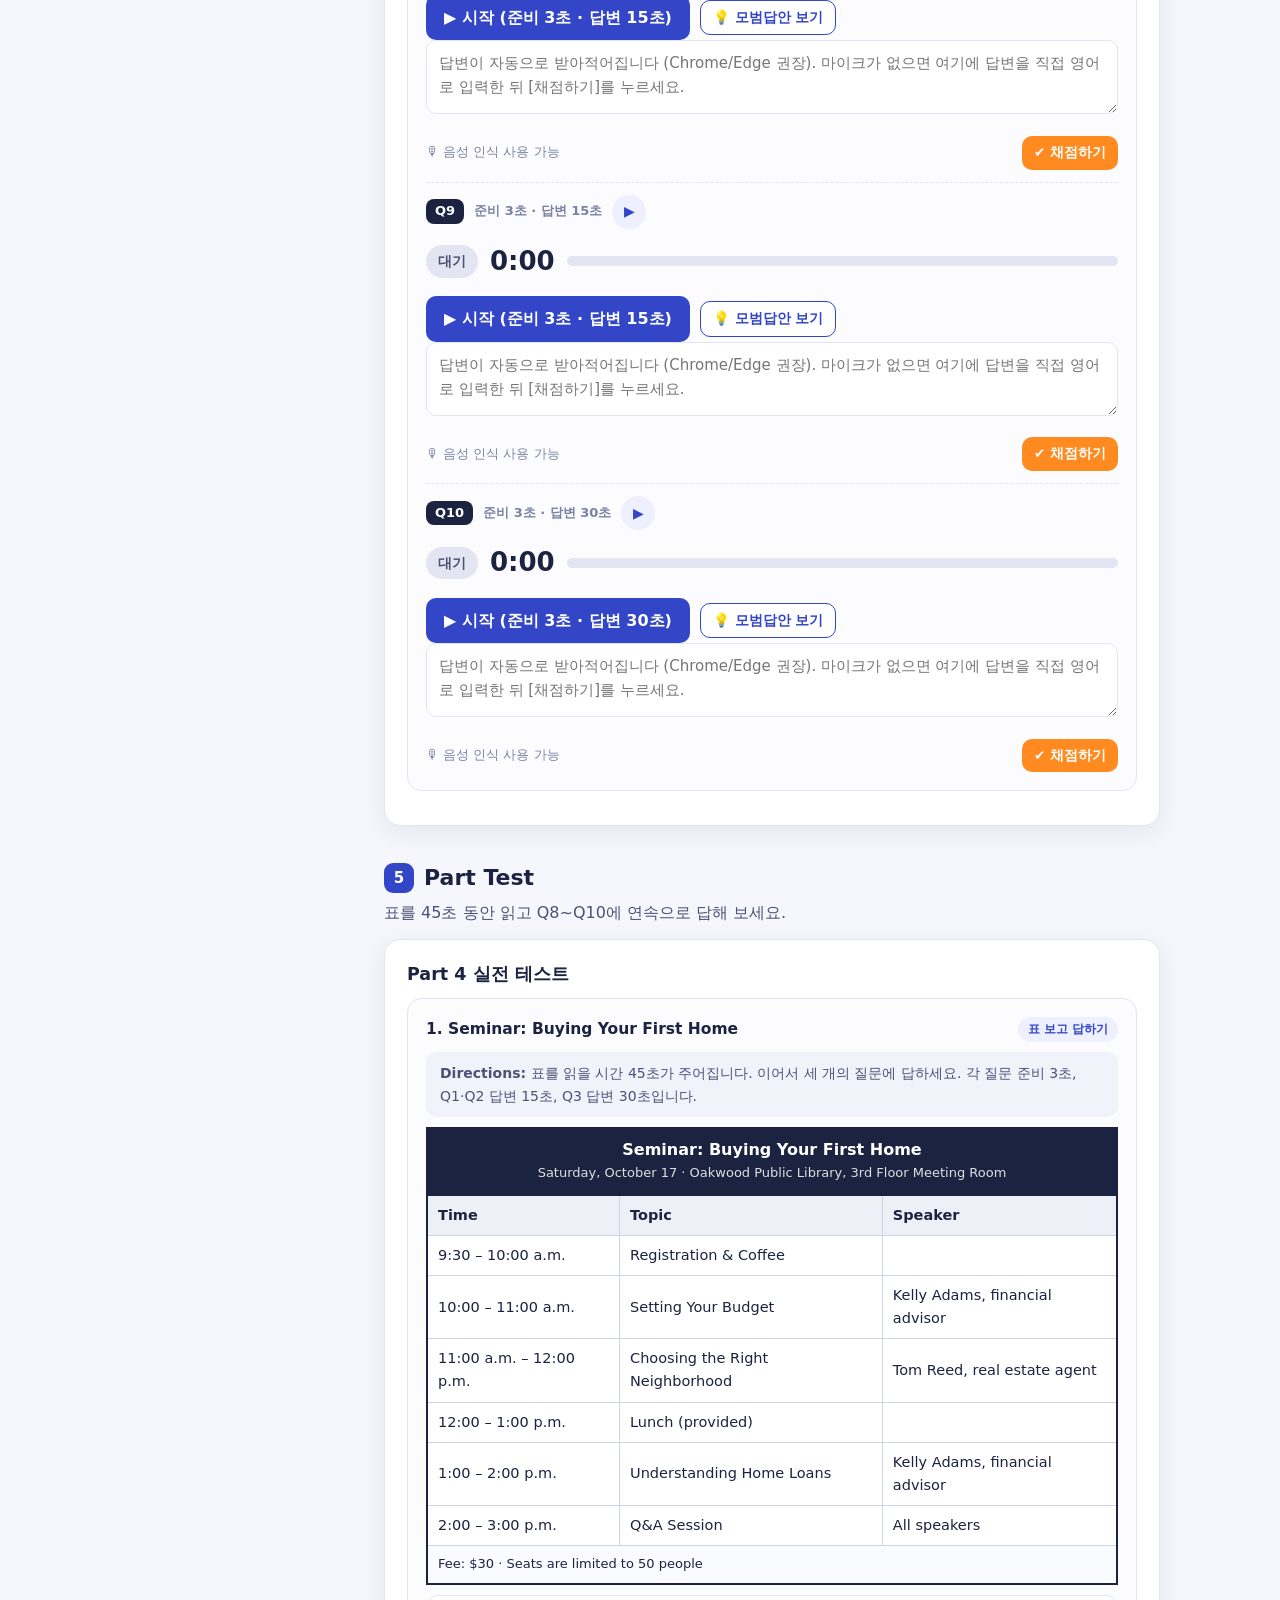
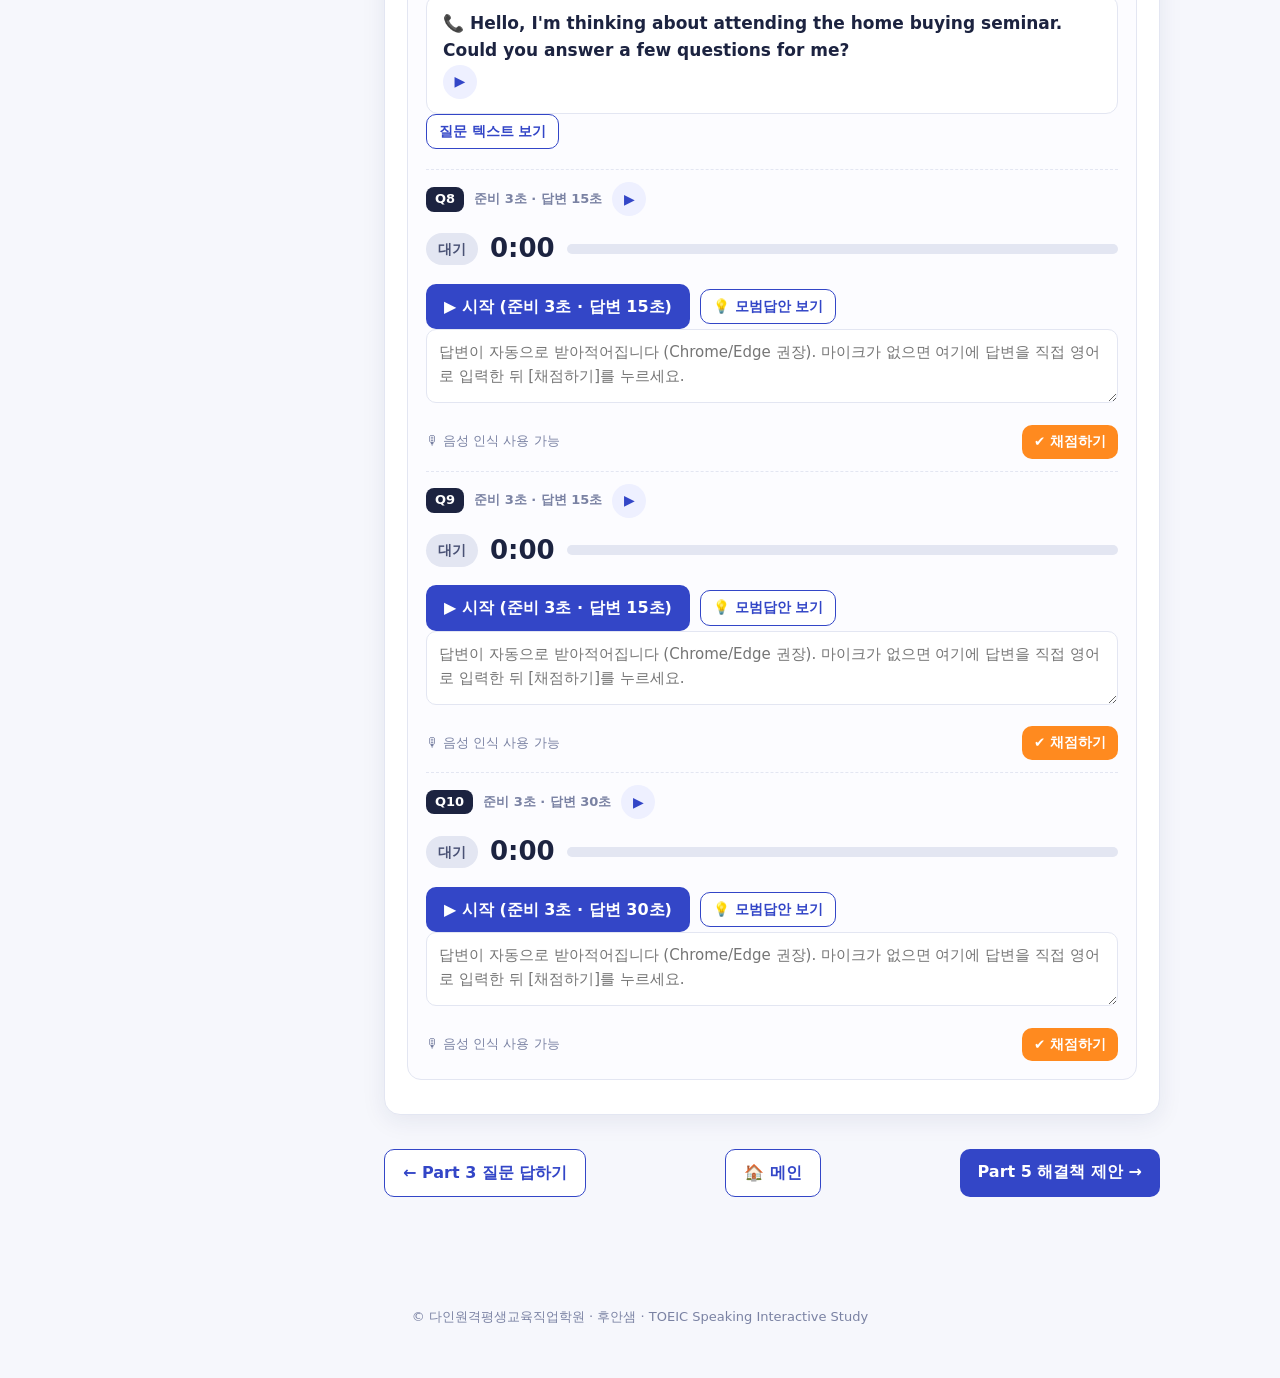
<file: part4.html>
<!DOCTYPE html>
<html lang="ko">
<head>
<script src="https://yalli2.github.io/site_main_control/guard.js" data-site="toeic_speaking"></script><!-- smc-guard -->
<meta charset="utf-8">
<meta name="viewport" content="width=device-width,initial-scale=1">
<title>TOEIC Speaking</title>
<link rel="stylesheet" href="assets/style.css">
<link rel="icon" href="data:image/svg+xml,<svg xmlns='http://www.w3.org/2000/svg' viewBox='0 0 100 100'><text y='.9em' font-size='90'>🎙</text></svg>">
</head>
<body>
<header class="topbar"><div class="wrap">
  <a class="brand" href="index.html"><span class="logo">TS</span>TOEIC Speaking</a>
  <nav class="topnav"></nav>
</div></header>
<section class="chhead"><div class="wrap">
  <a href="index.html" style="color:#fff;opacity:.8;font-size:14px">← 메인으로</a>
  <h1 id="chTitle"></h1><p id="chSub"></p><div class="meta" id="chMeta"></div>
</div></section>
<div class="wrap layout">
  <aside class="side"><div class="card">
    <div id="sideNav"></div>
    <div class="scorebox"><div class="sm">이 챕터 평균 점수</div><div class="big" id="chScore">–</div>
      <div class="prog" style="margin:6px 0"><i id="chProg"></i></div><div class="sm" id="chScoreSm"></div>
      <button class="btn ghost sm" id="resetScores" type="button" style="margin-top:10px">점수 초기화</button></div>
  </div></aside>
  <main id="main"></main>
</div>
<footer class="footer">© 다인원격평생교육직업학원 · 후안샘 · TOEIC Speaking Interactive Study</footer>
<script src="assets/chapters.js"></script>
<script src="data/part4.js"></script>
<script src="assets/app.js"></script>
<script src="dain-hide.js" defer></script>
</body>
</html>
</file>
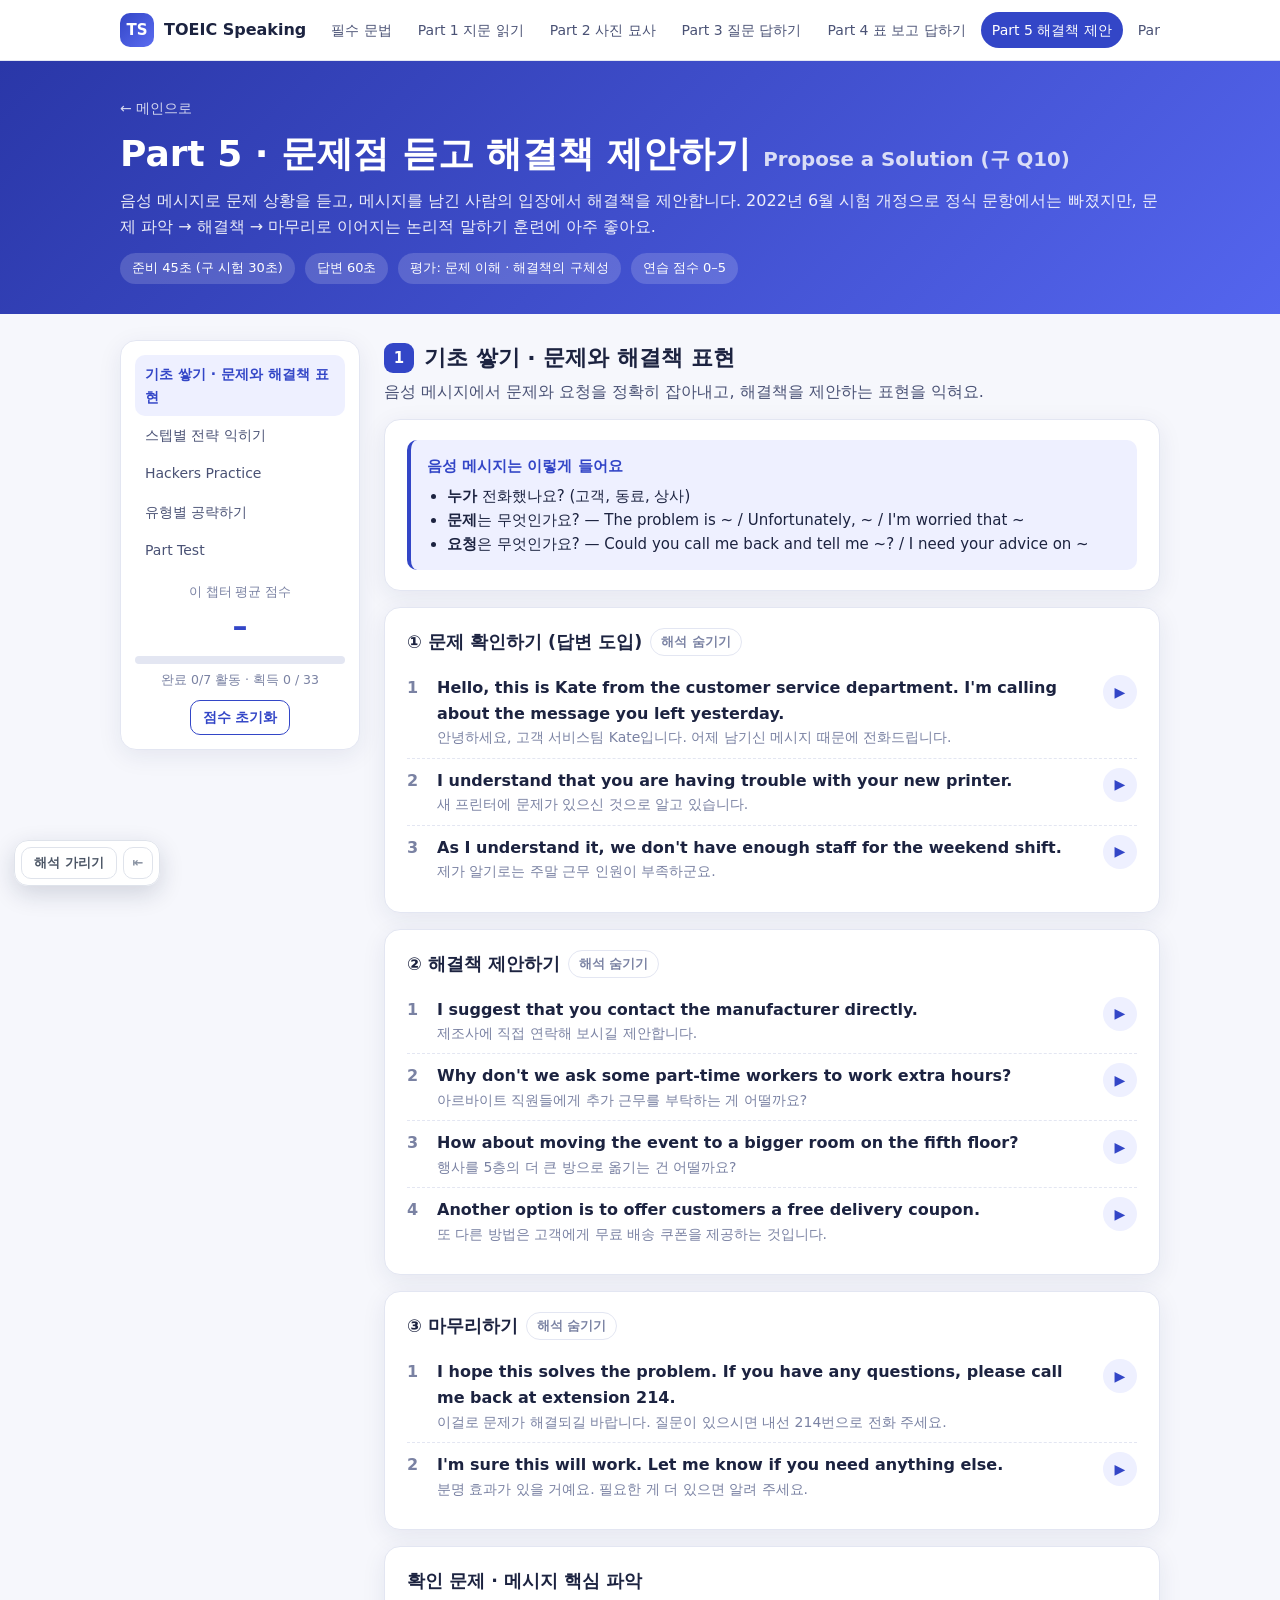
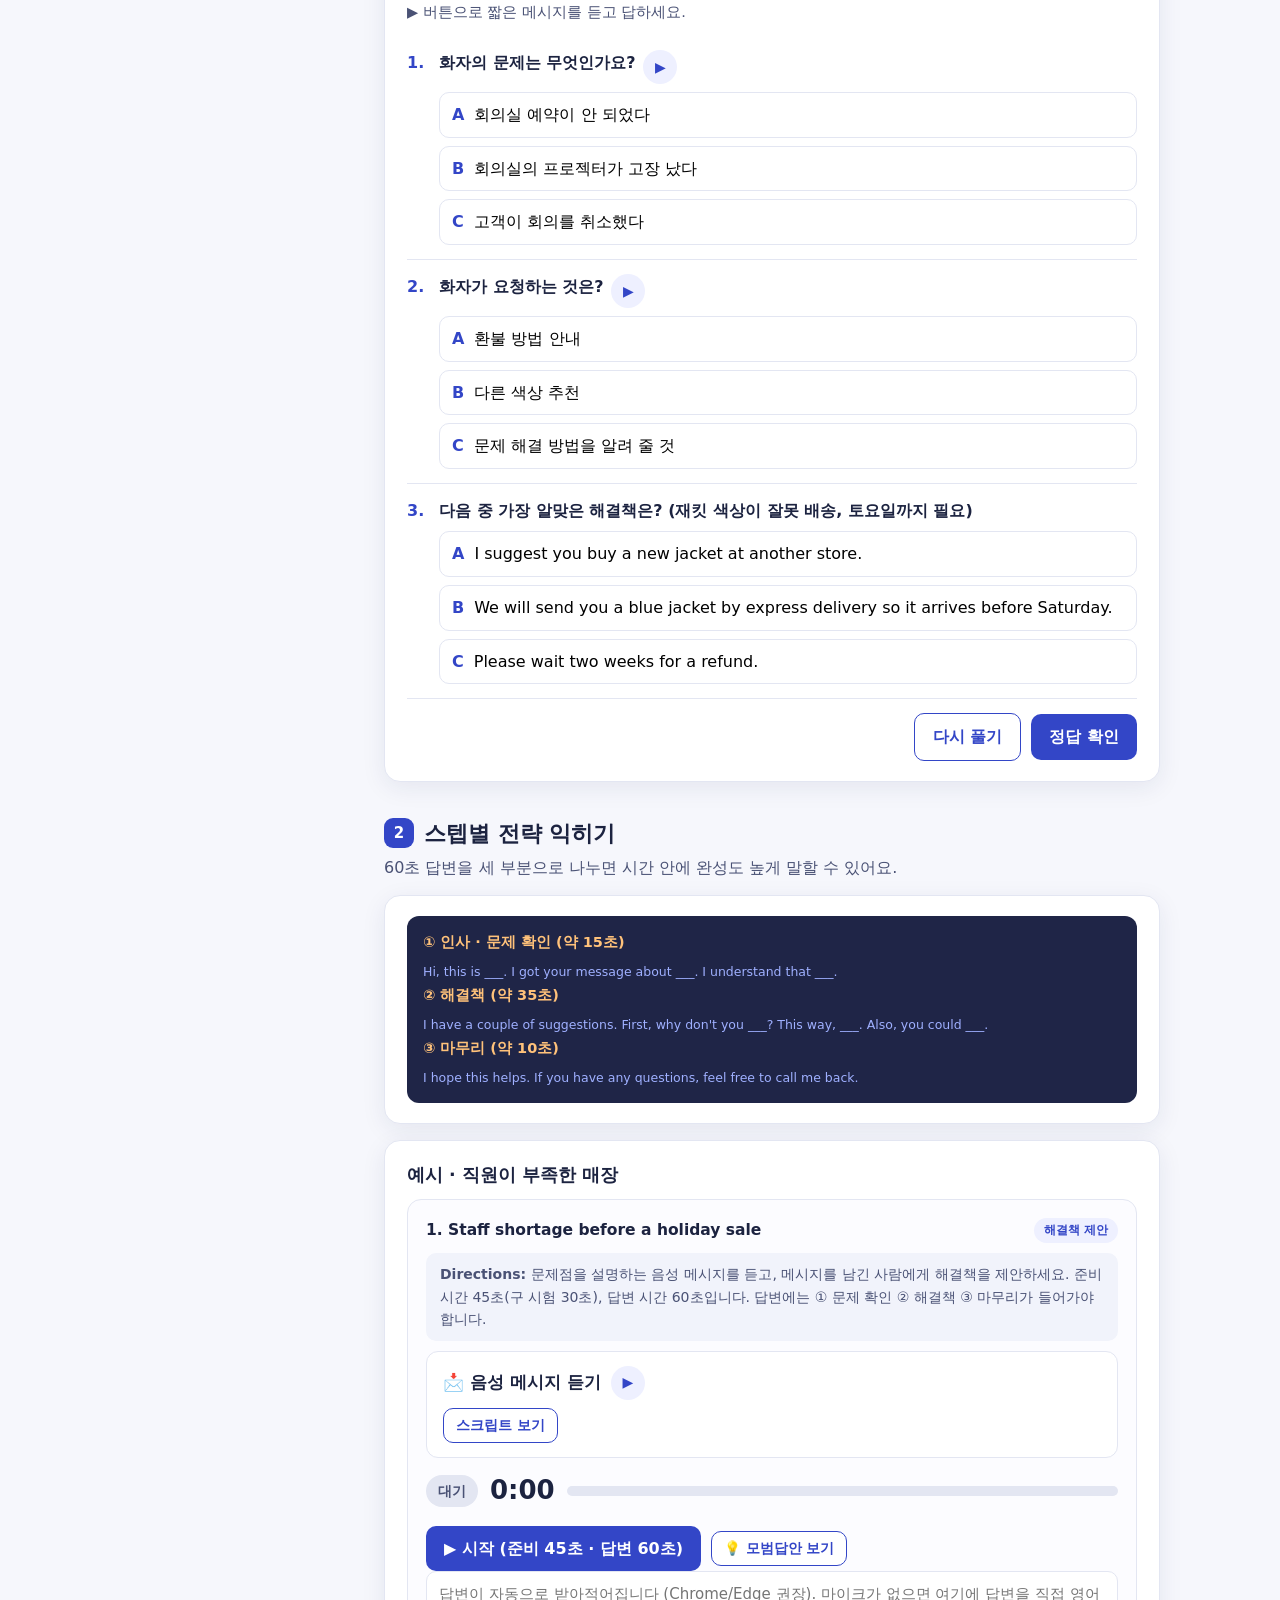
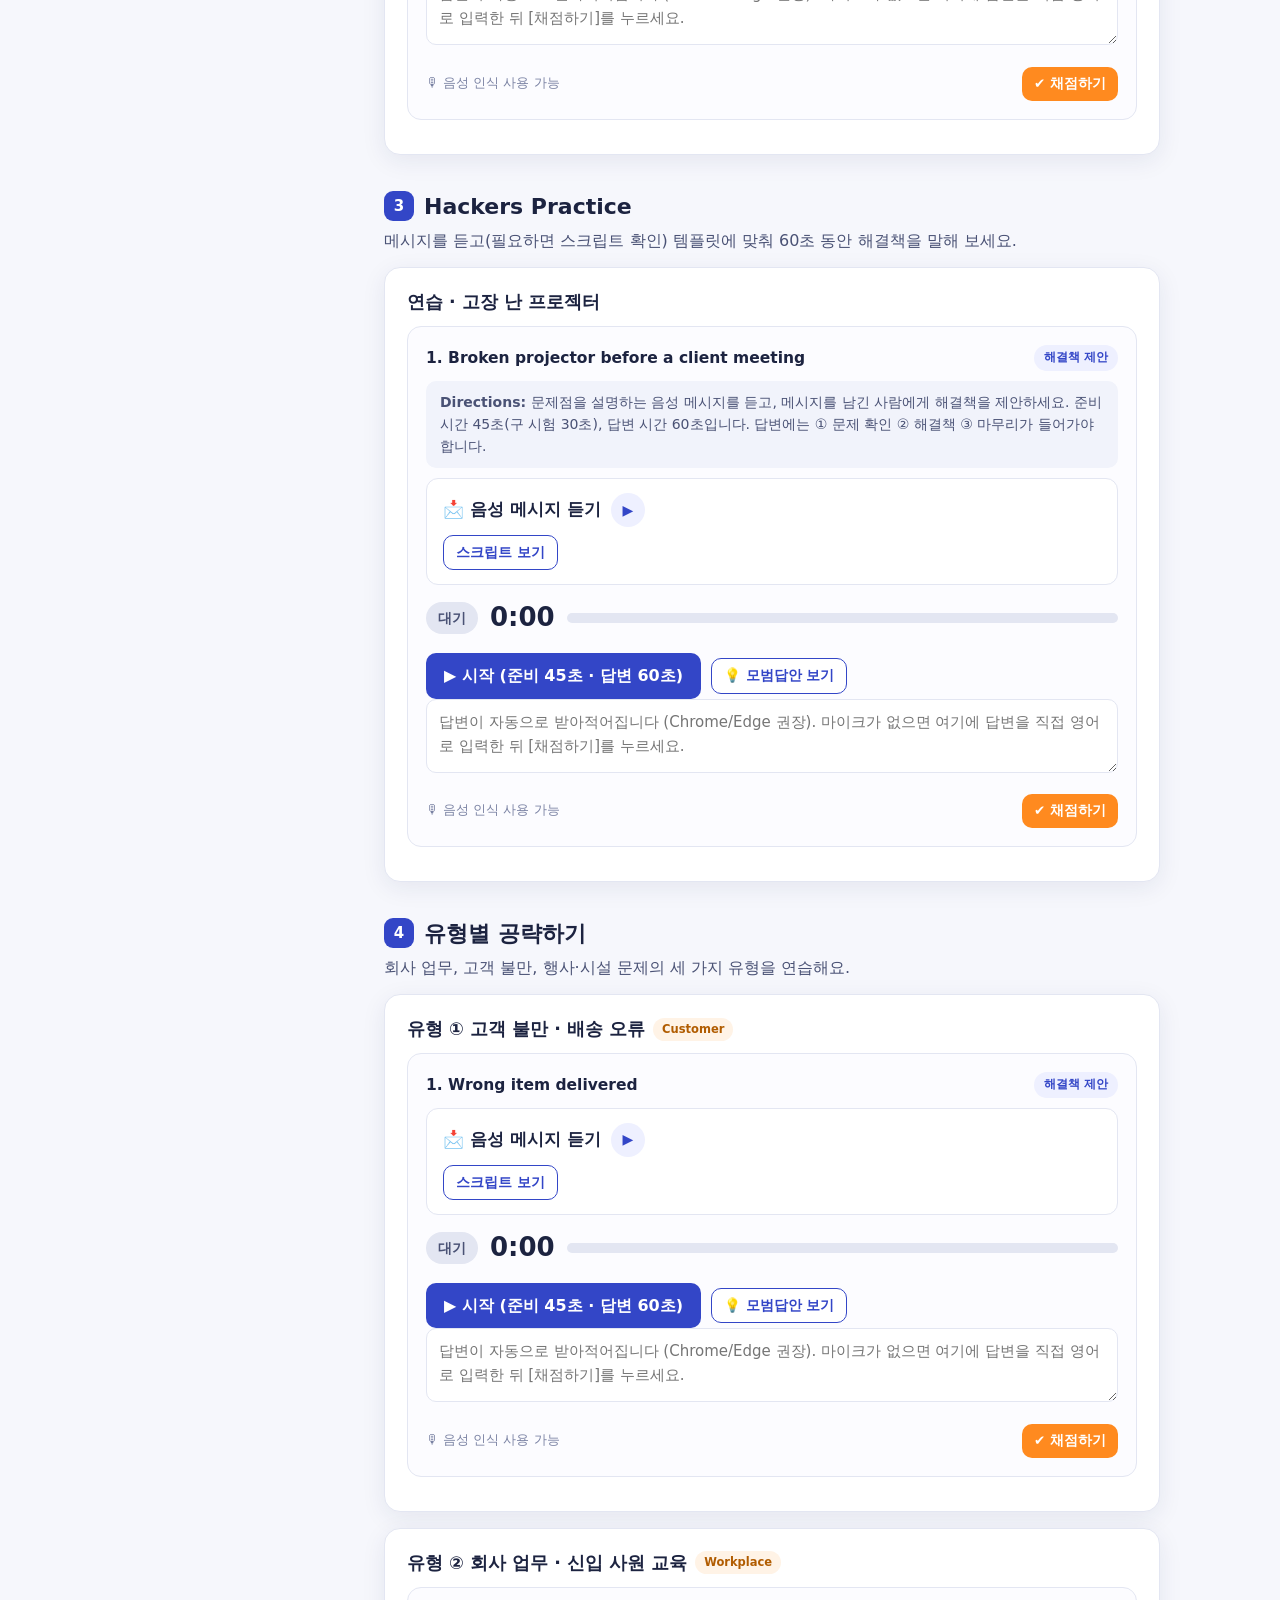
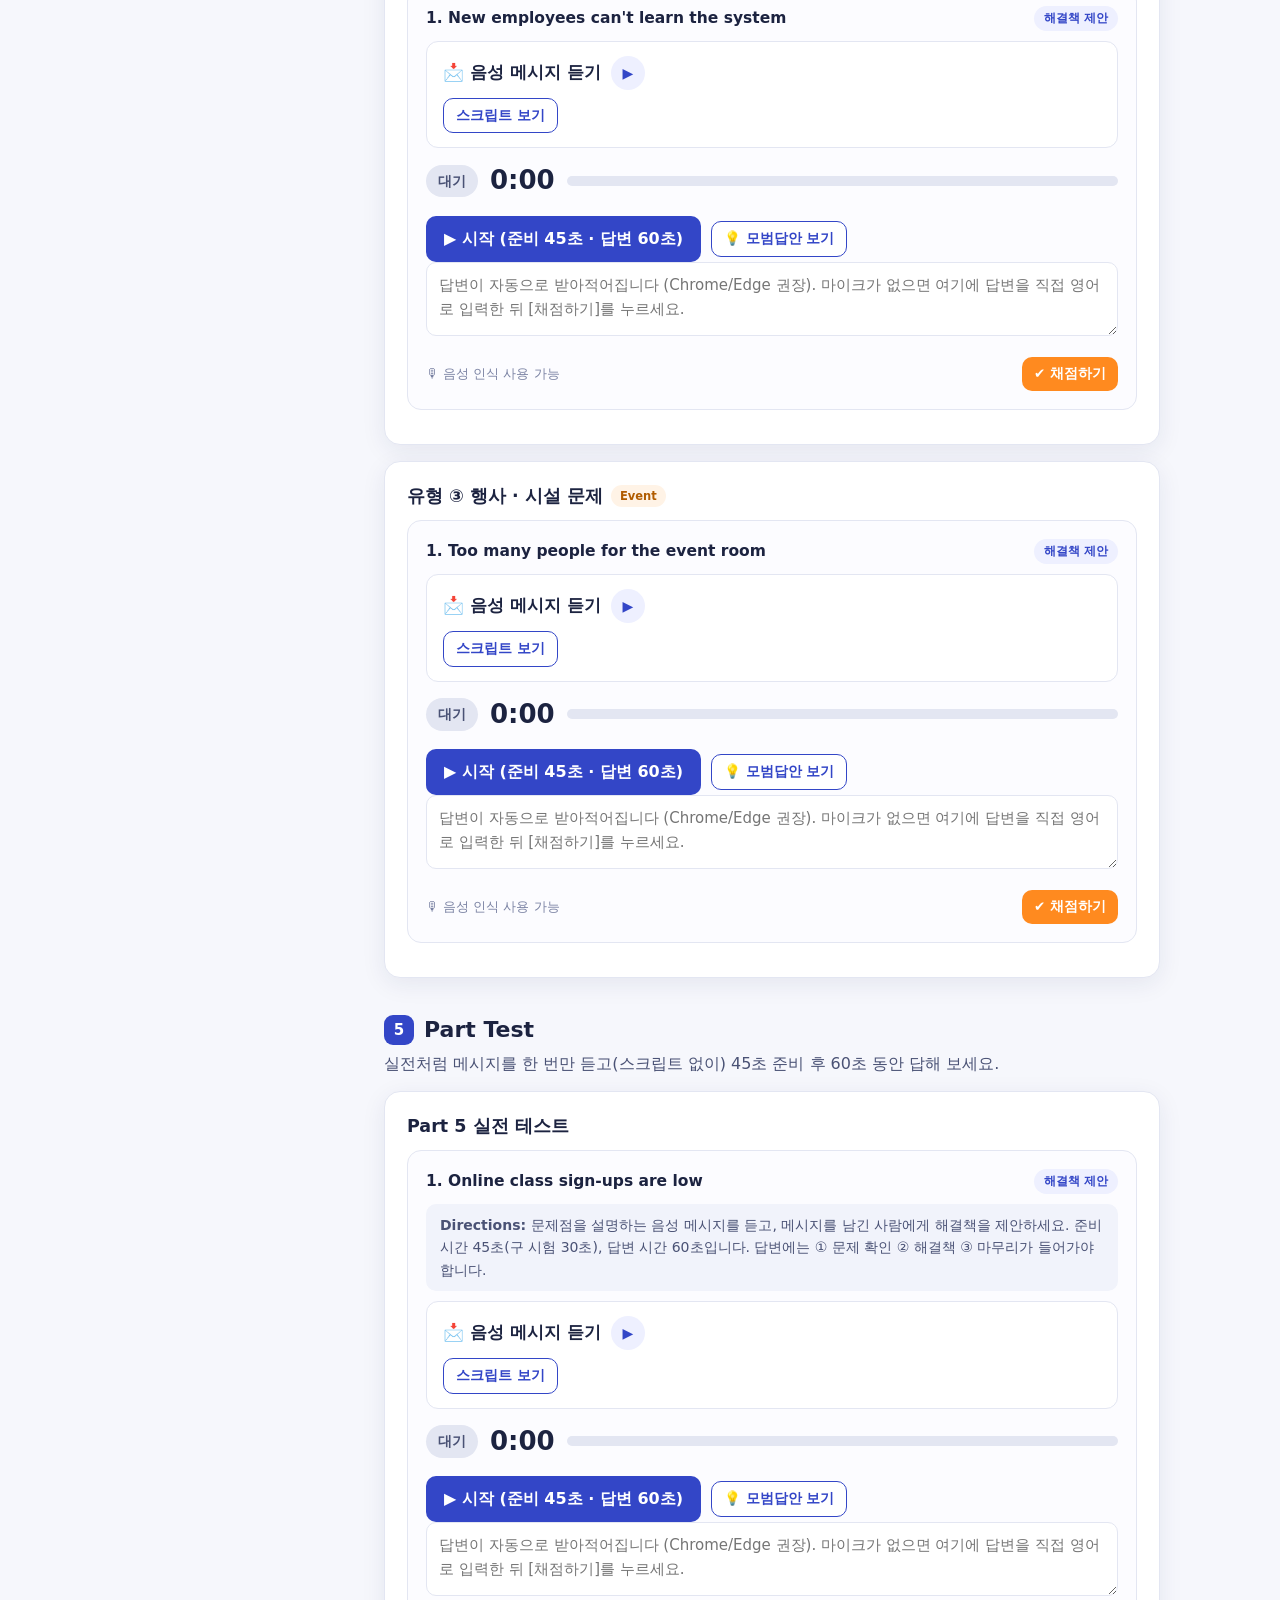
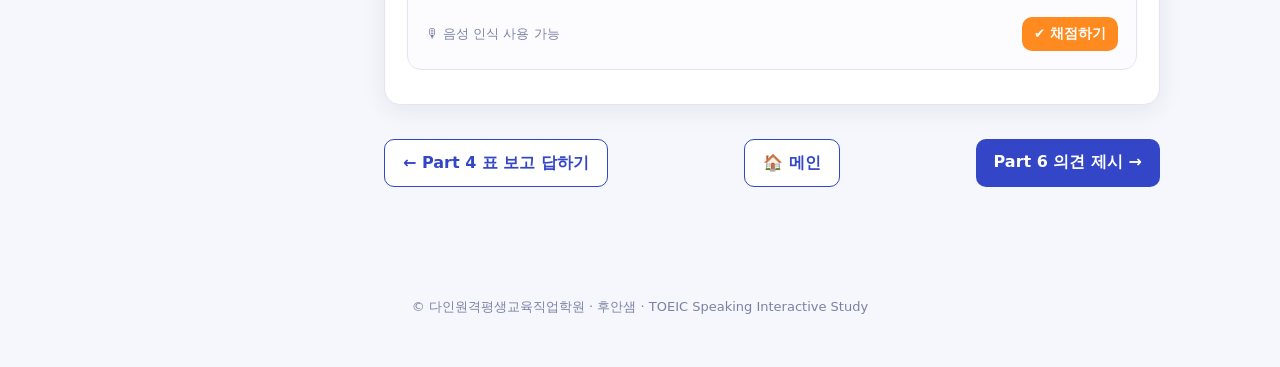
<file: part5.html>
<!DOCTYPE html>
<html lang="ko">
<head>
<script src="https://yalli2.github.io/site_main_control/guard.js" data-site="toeic_speaking"></script><!-- smc-guard -->
<meta charset="utf-8">
<meta name="viewport" content="width=device-width,initial-scale=1">
<title>TOEIC Speaking</title>
<link rel="stylesheet" href="assets/style.css">
<link rel="icon" href="data:image/svg+xml,<svg xmlns='http://www.w3.org/2000/svg' viewBox='0 0 100 100'><text y='.9em' font-size='90'>🎙</text></svg>">
</head>
<body>
<header class="topbar"><div class="wrap">
  <a class="brand" href="index.html"><span class="logo">TS</span>TOEIC Speaking</a>
  <nav class="topnav"></nav>
</div></header>
<section class="chhead"><div class="wrap">
  <a href="index.html" style="color:#fff;opacity:.8;font-size:14px">← 메인으로</a>
  <h1 id="chTitle"></h1><p id="chSub"></p><div class="meta" id="chMeta"></div>
</div></section>
<div class="wrap layout">
  <aside class="side"><div class="card">
    <div id="sideNav"></div>
    <div class="scorebox"><div class="sm">이 챕터 평균 점수</div><div class="big" id="chScore">–</div>
      <div class="prog" style="margin:6px 0"><i id="chProg"></i></div><div class="sm" id="chScoreSm"></div>
      <button class="btn ghost sm" id="resetScores" type="button" style="margin-top:10px">점수 초기화</button></div>
  </div></aside>
  <main id="main"></main>
</div>
<footer class="footer">© 다인원격평생교육직업학원 · 후안샘 · TOEIC Speaking Interactive Study</footer>
<script src="assets/chapters.js"></script>
<script src="data/part5.js"></script>
<script src="assets/app.js"></script>
<script src="dain-hide.js" defer></script>
</body>
</html>
</file>
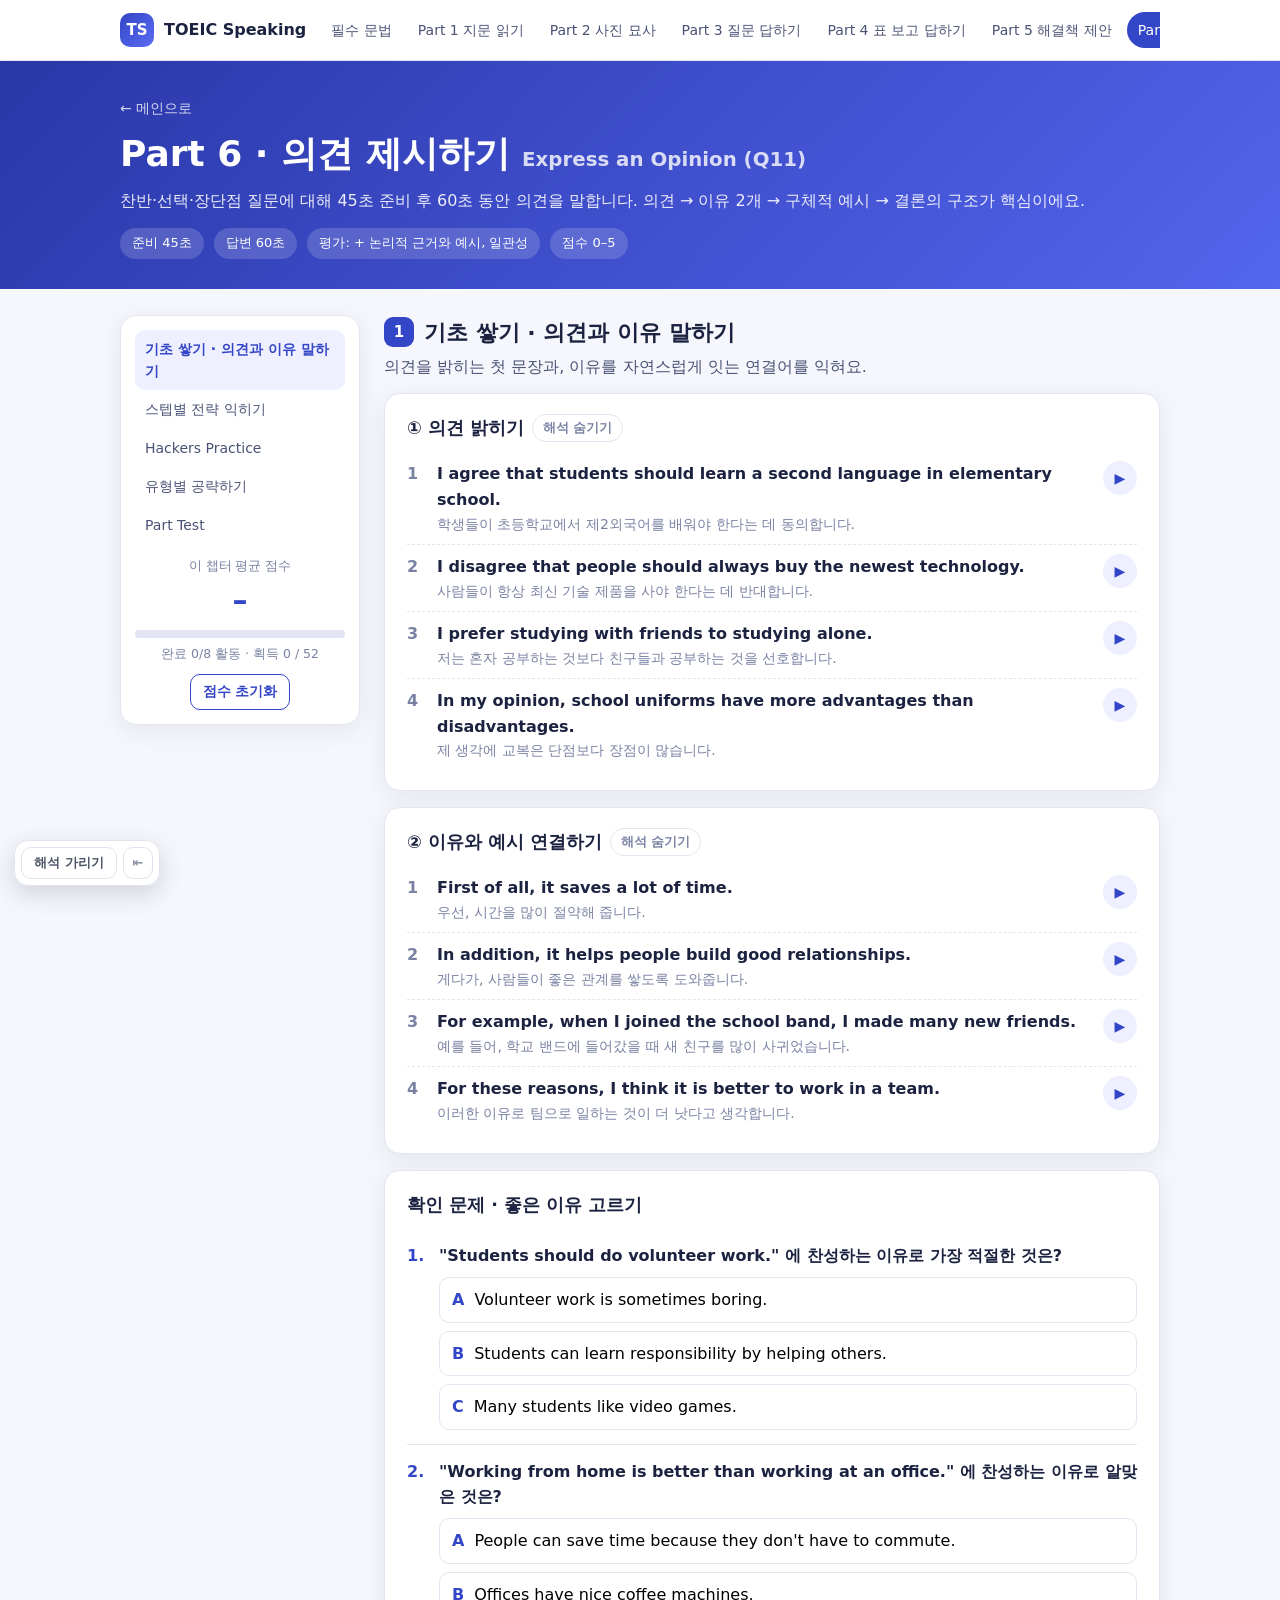
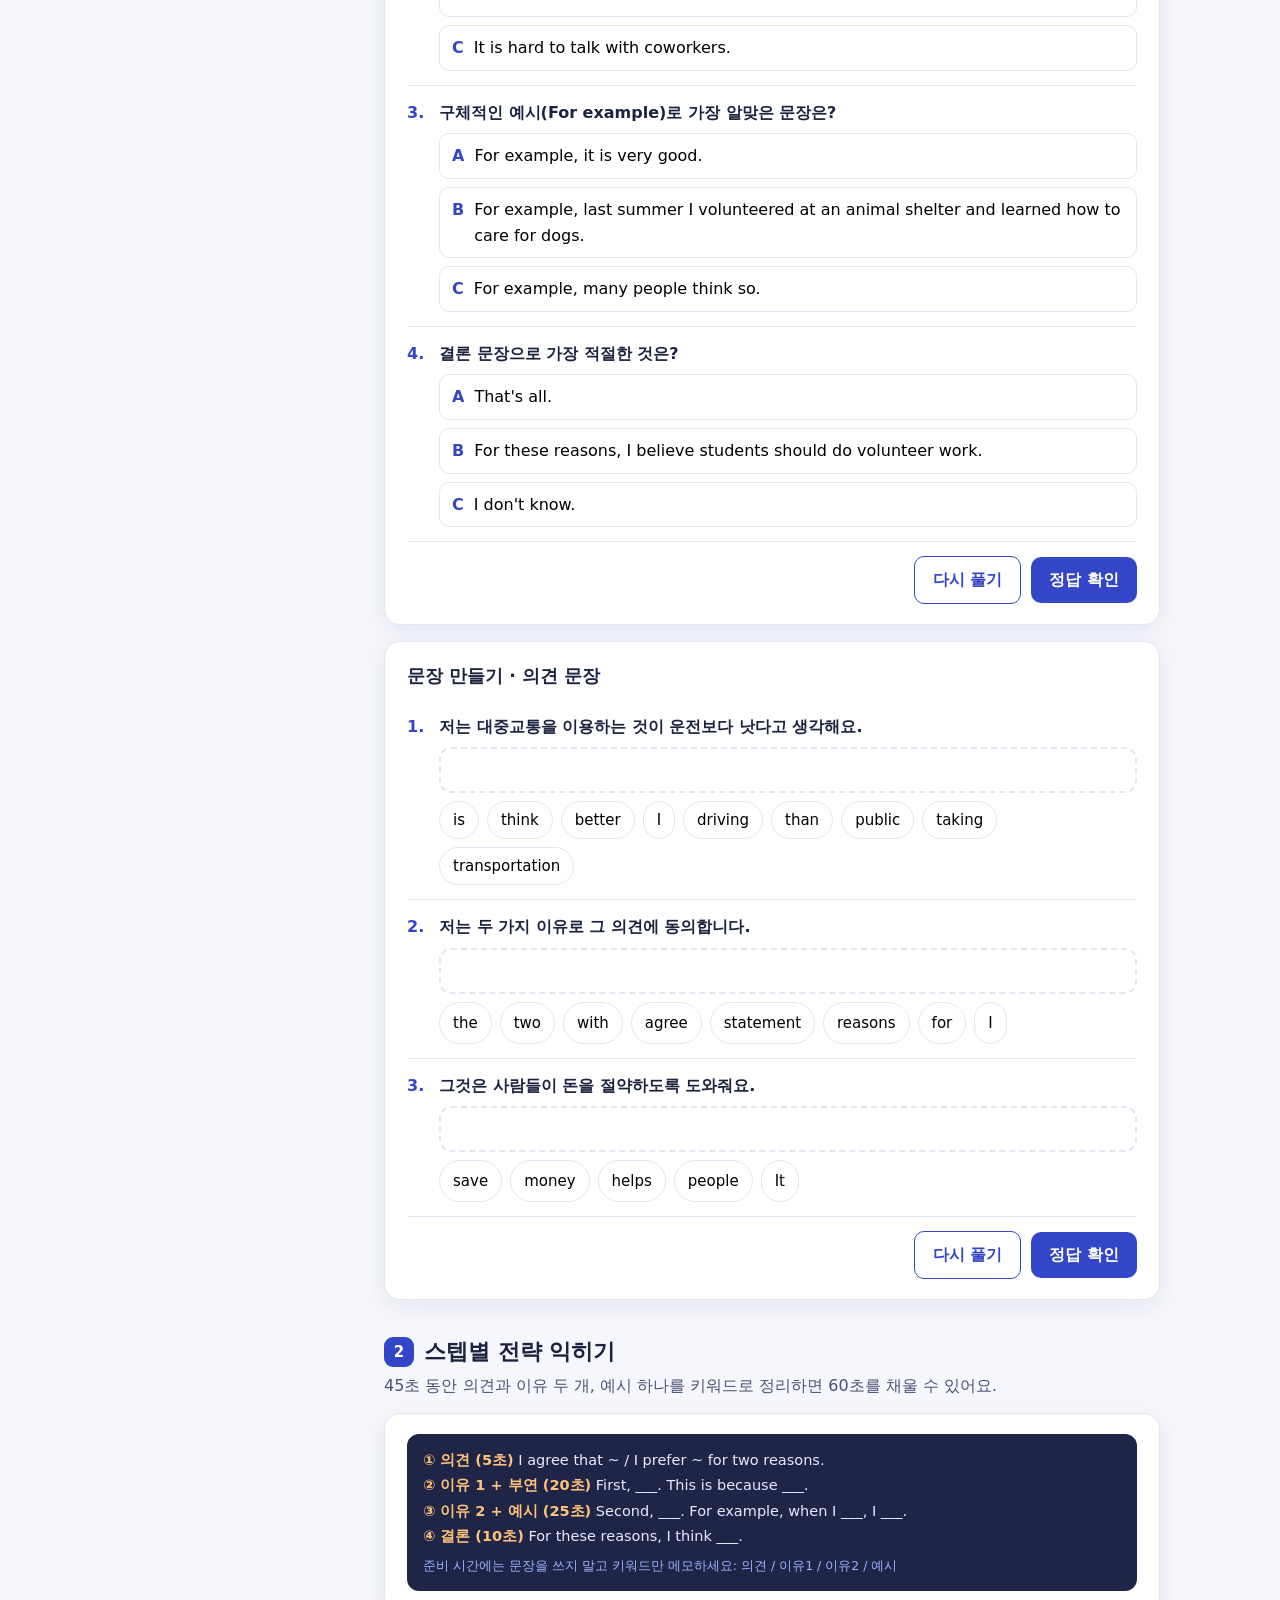
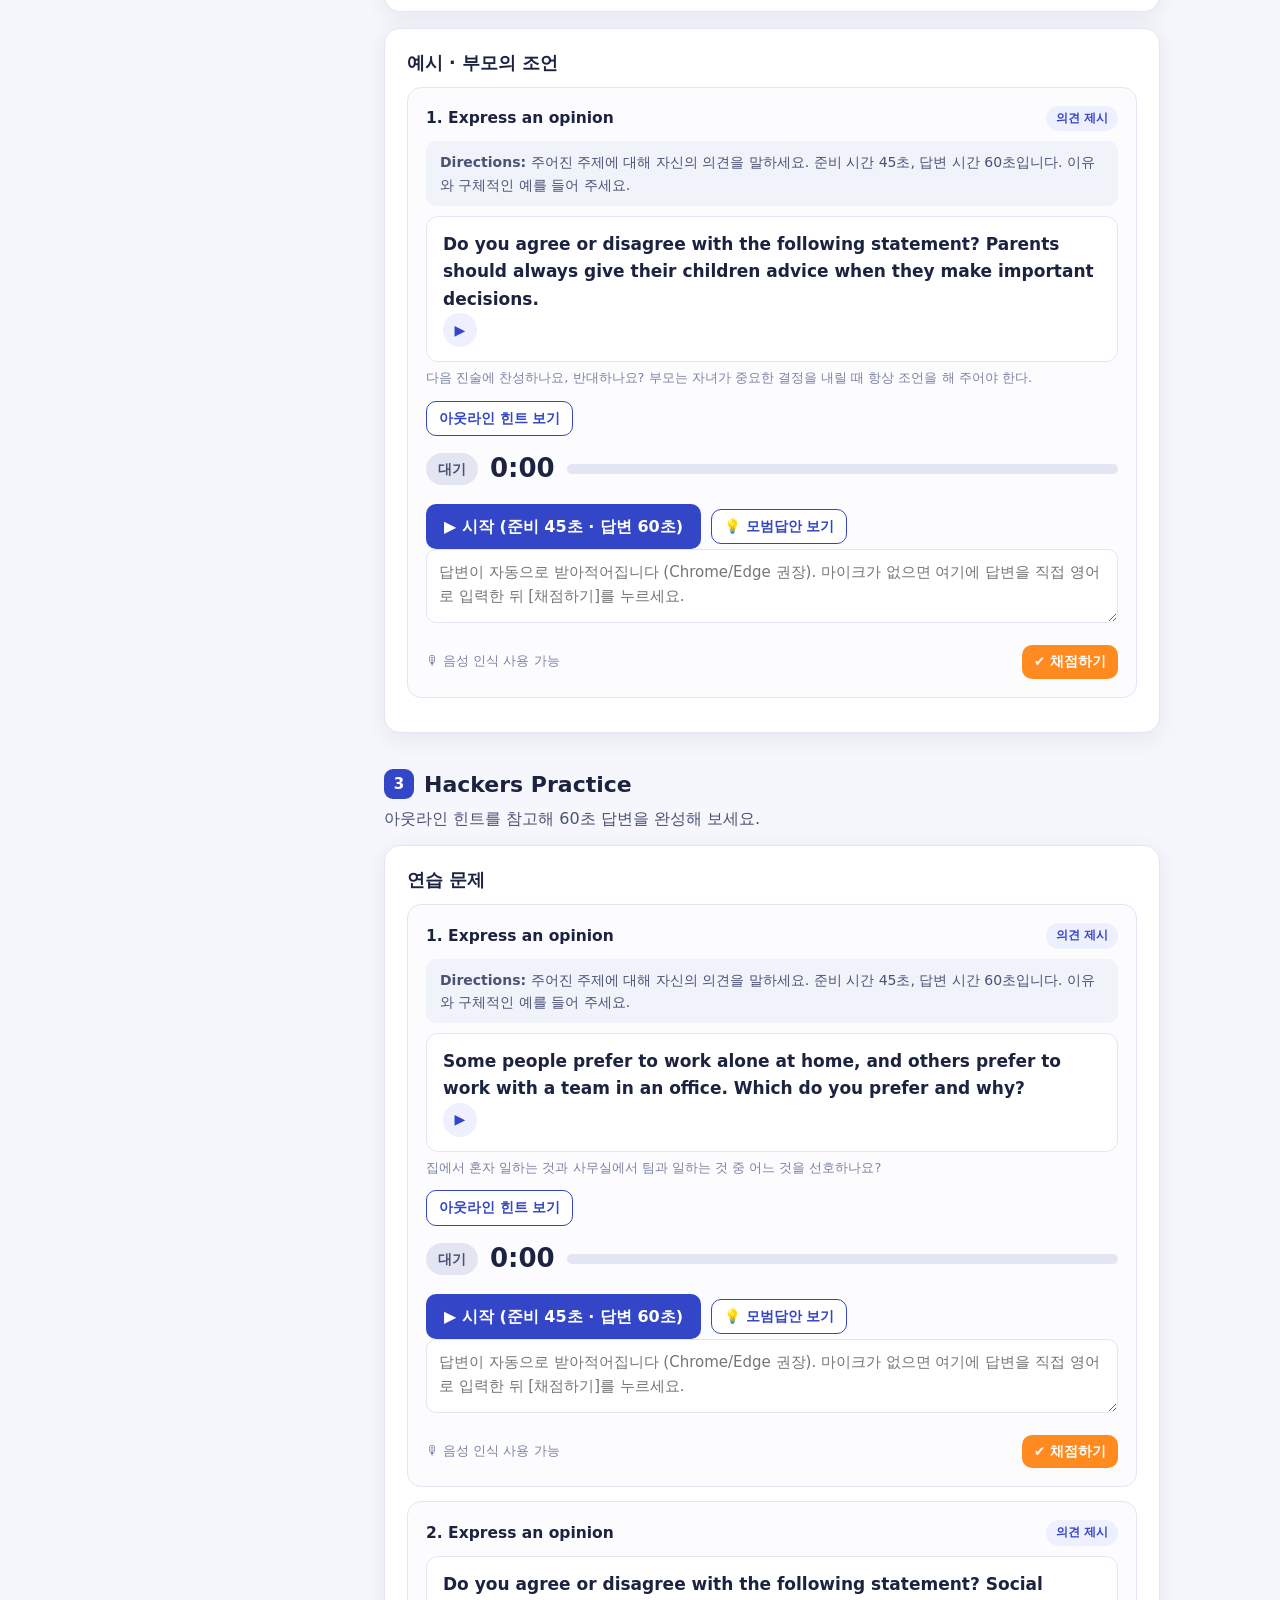
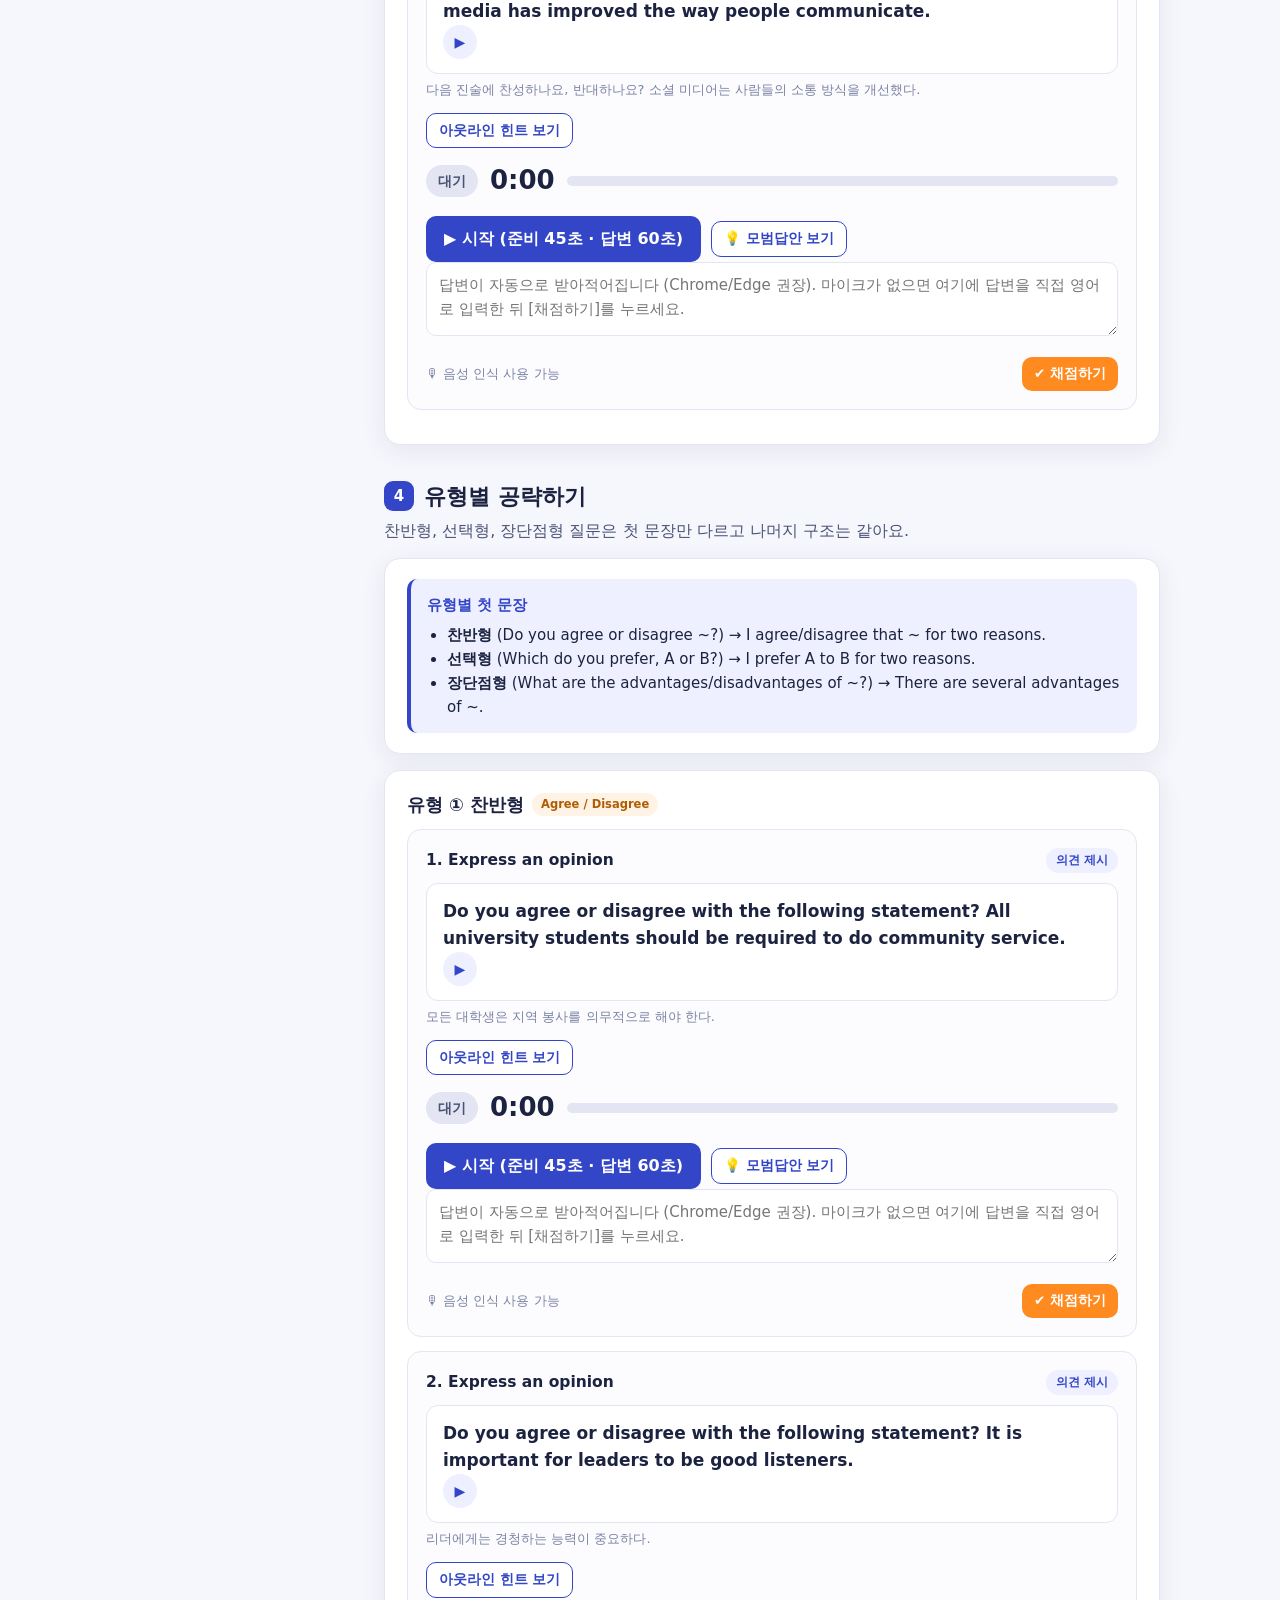
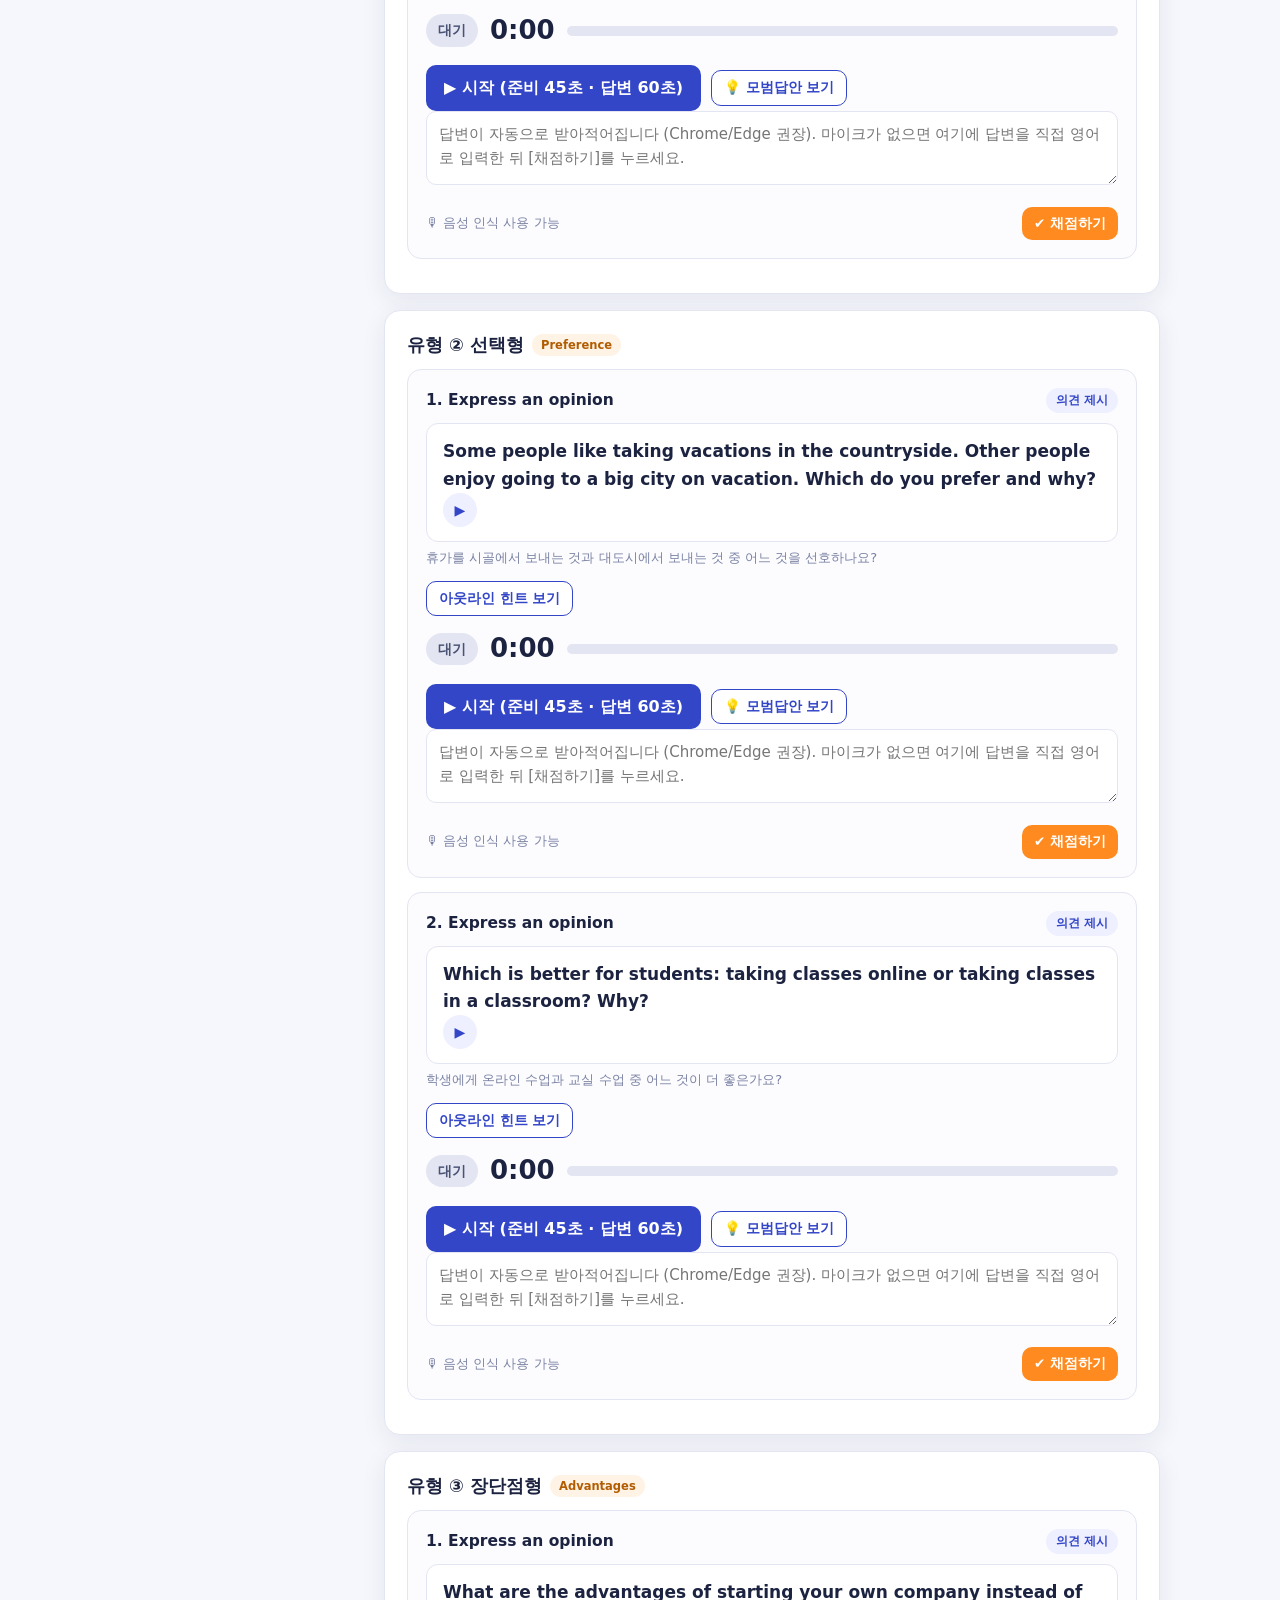
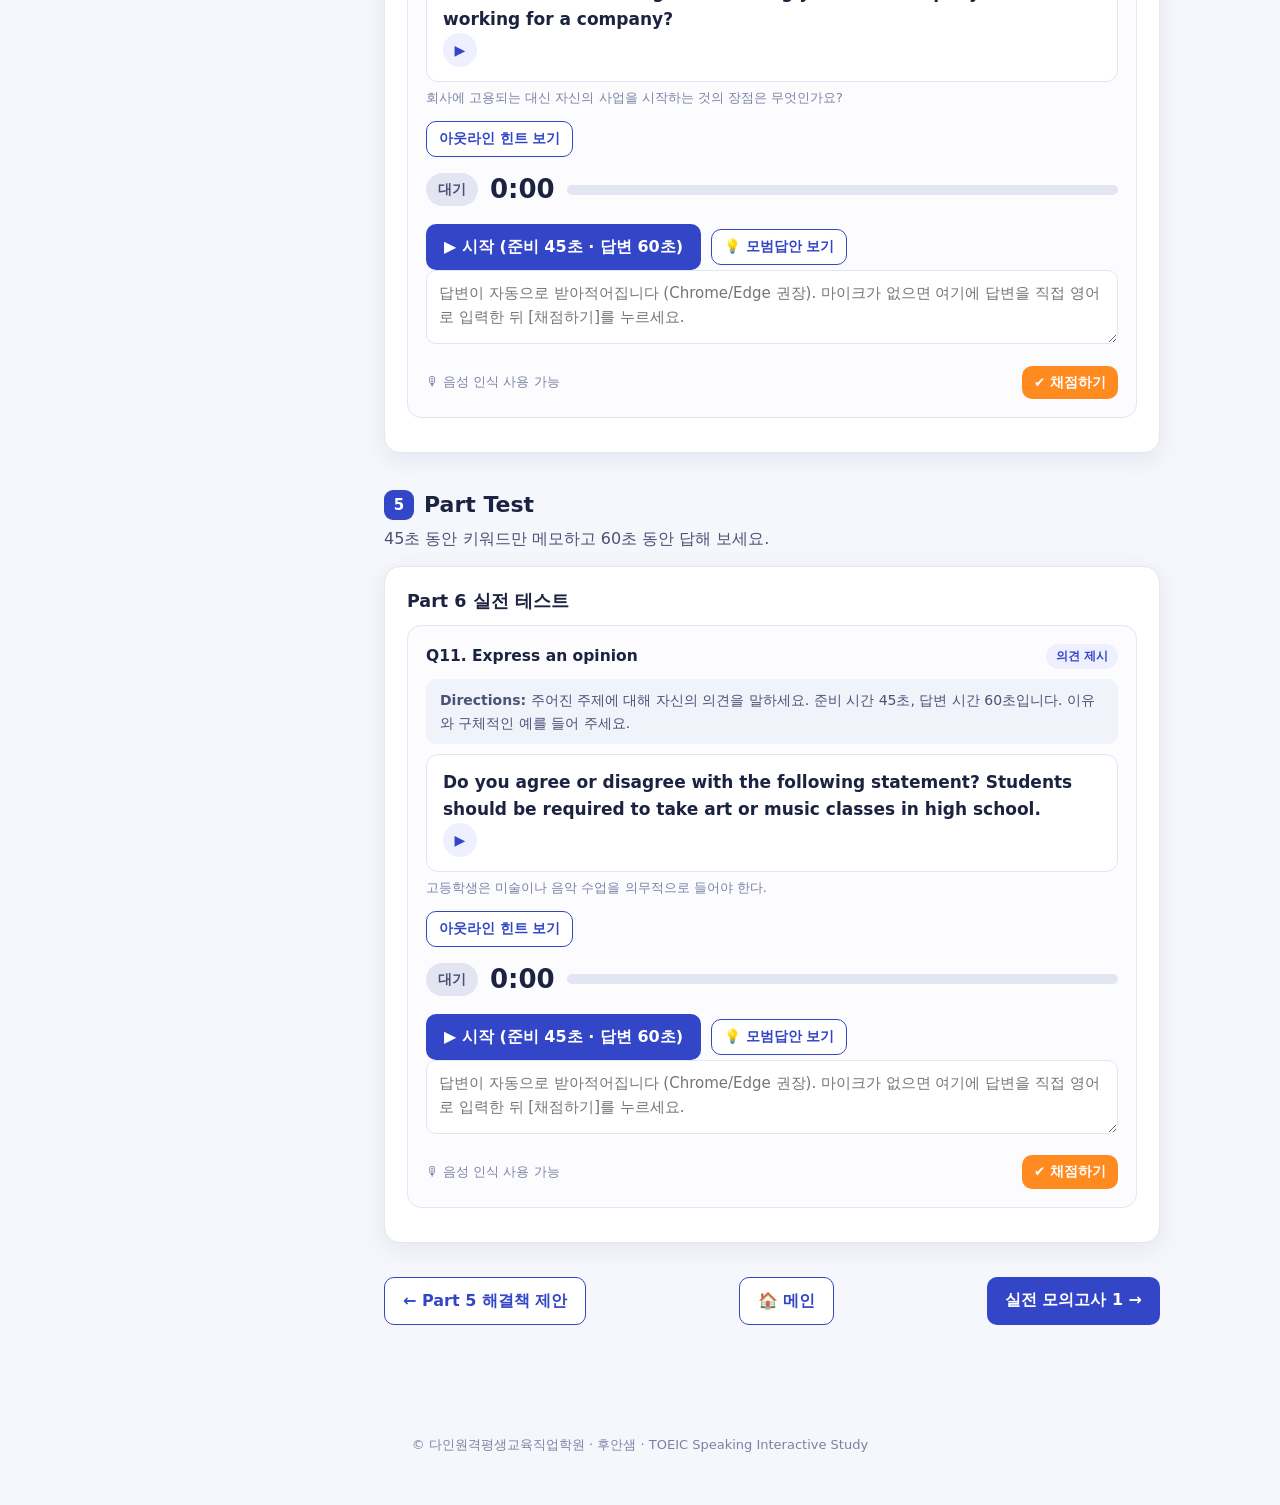
<file: part6.html>
<!DOCTYPE html>
<html lang="ko">
<head>
<script src="https://yalli2.github.io/site_main_control/guard.js" data-site="toeic_speaking"></script><!-- smc-guard -->
<meta charset="utf-8">
<meta name="viewport" content="width=device-width,initial-scale=1">
<title>TOEIC Speaking</title>
<link rel="stylesheet" href="assets/style.css">
<link rel="icon" href="data:image/svg+xml,<svg xmlns='http://www.w3.org/2000/svg' viewBox='0 0 100 100'><text y='.9em' font-size='90'>🎙</text></svg>">
</head>
<body>
<header class="topbar"><div class="wrap">
  <a class="brand" href="index.html"><span class="logo">TS</span>TOEIC Speaking</a>
  <nav class="topnav"></nav>
</div></header>
<section class="chhead"><div class="wrap">
  <a href="index.html" style="color:#fff;opacity:.8;font-size:14px">← 메인으로</a>
  <h1 id="chTitle"></h1><p id="chSub"></p><div class="meta" id="chMeta"></div>
</div></section>
<div class="wrap layout">
  <aside class="side"><div class="card">
    <div id="sideNav"></div>
    <div class="scorebox"><div class="sm">이 챕터 평균 점수</div><div class="big" id="chScore">–</div>
      <div class="prog" style="margin:6px 0"><i id="chProg"></i></div><div class="sm" id="chScoreSm"></div>
      <button class="btn ghost sm" id="resetScores" type="button" style="margin-top:10px">점수 초기화</button></div>
  </div></aside>
  <main id="main"></main>
</div>
<footer class="footer">© 다인원격평생교육직업학원 · 후안샘 · TOEIC Speaking Interactive Study</footer>
<script src="assets/chapters.js"></script>
<script src="data/part6.js"></script>
<script src="assets/app.js"></script>
<script src="dain-hide.js" defer></script>
</body>
</html>
</file>
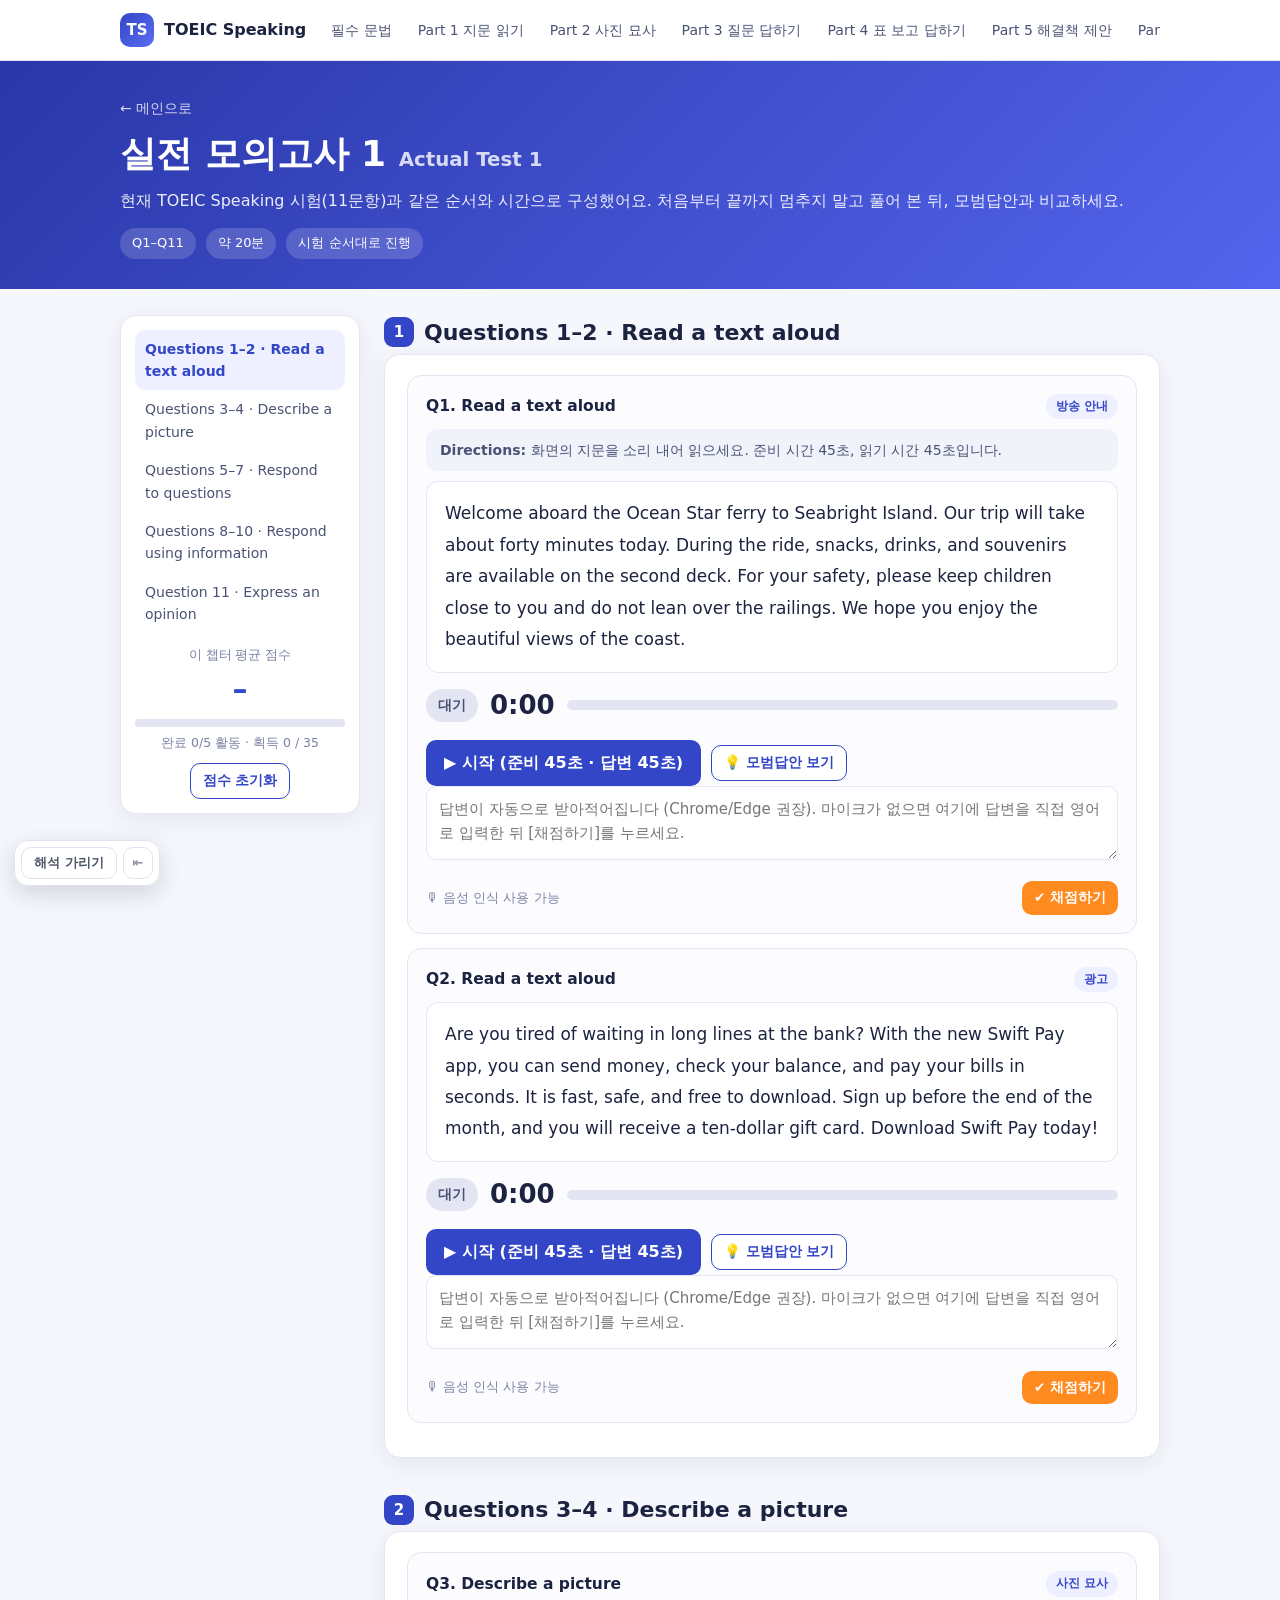
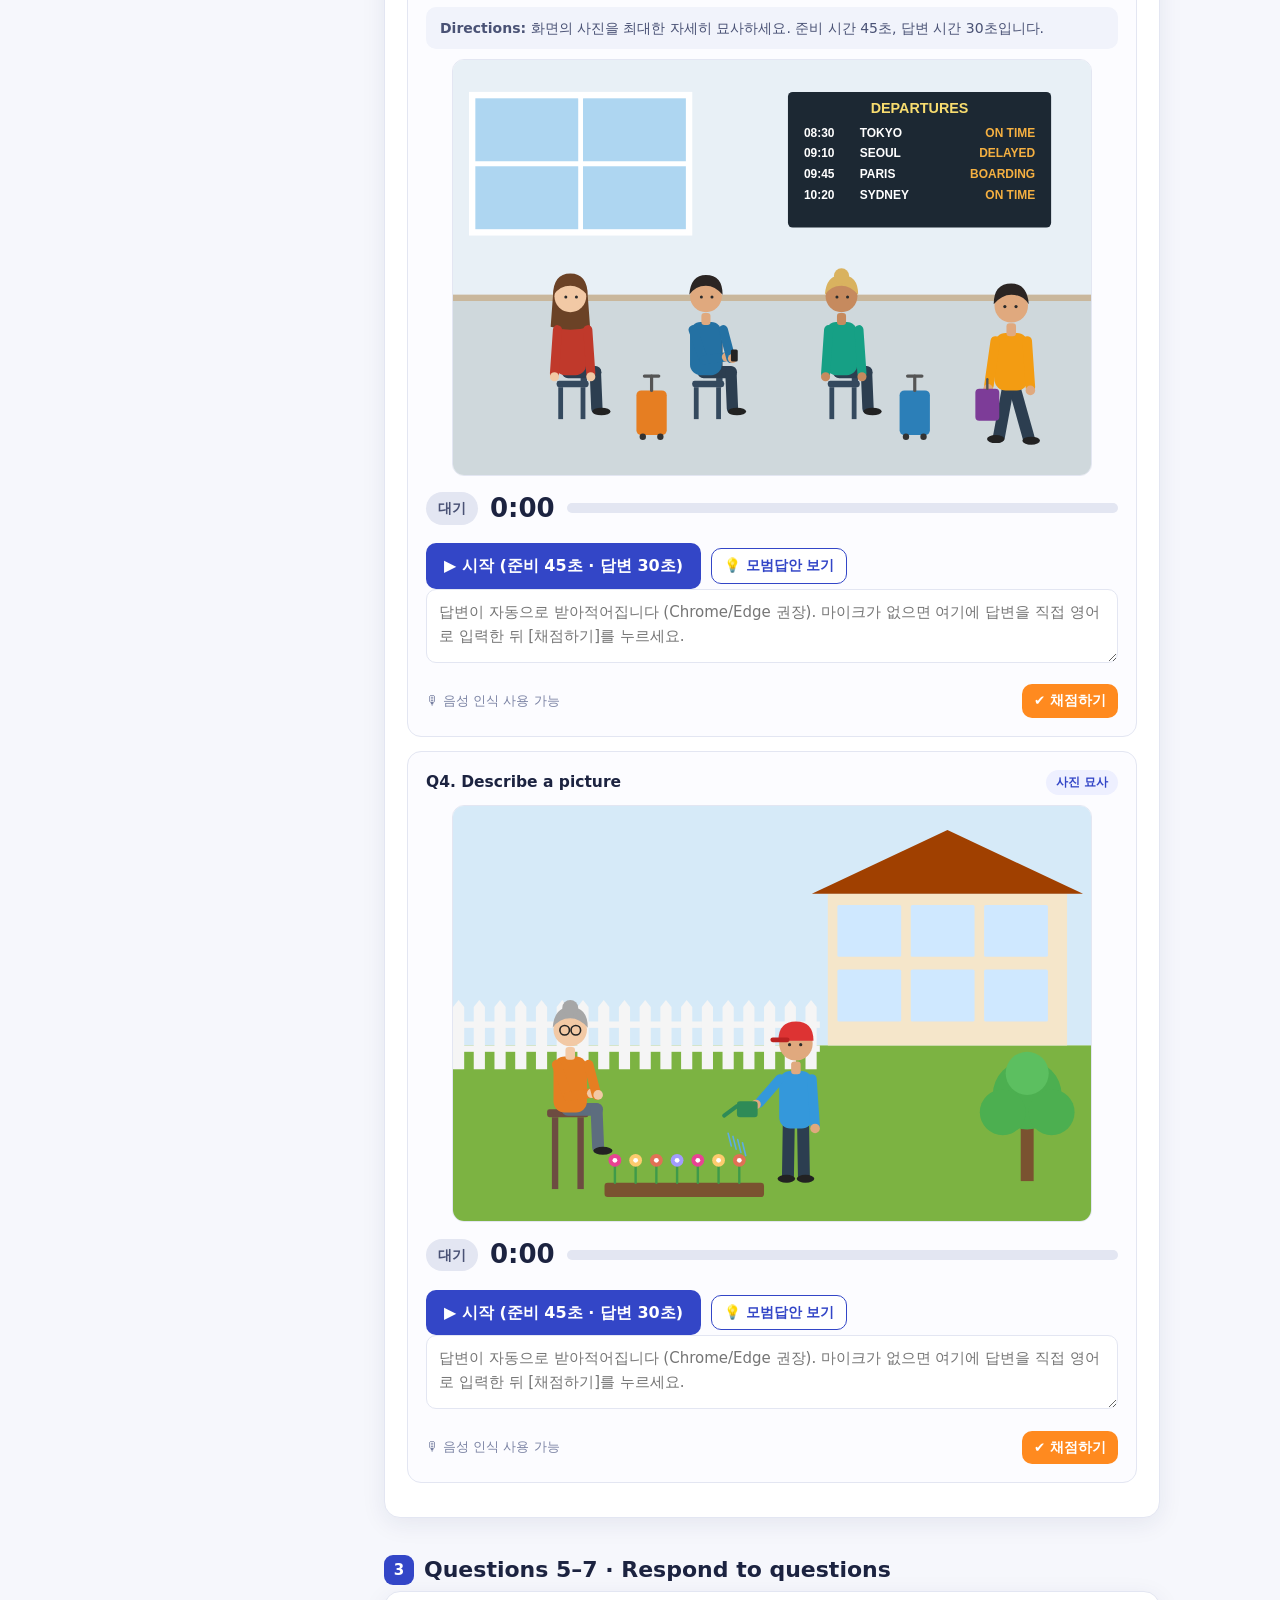
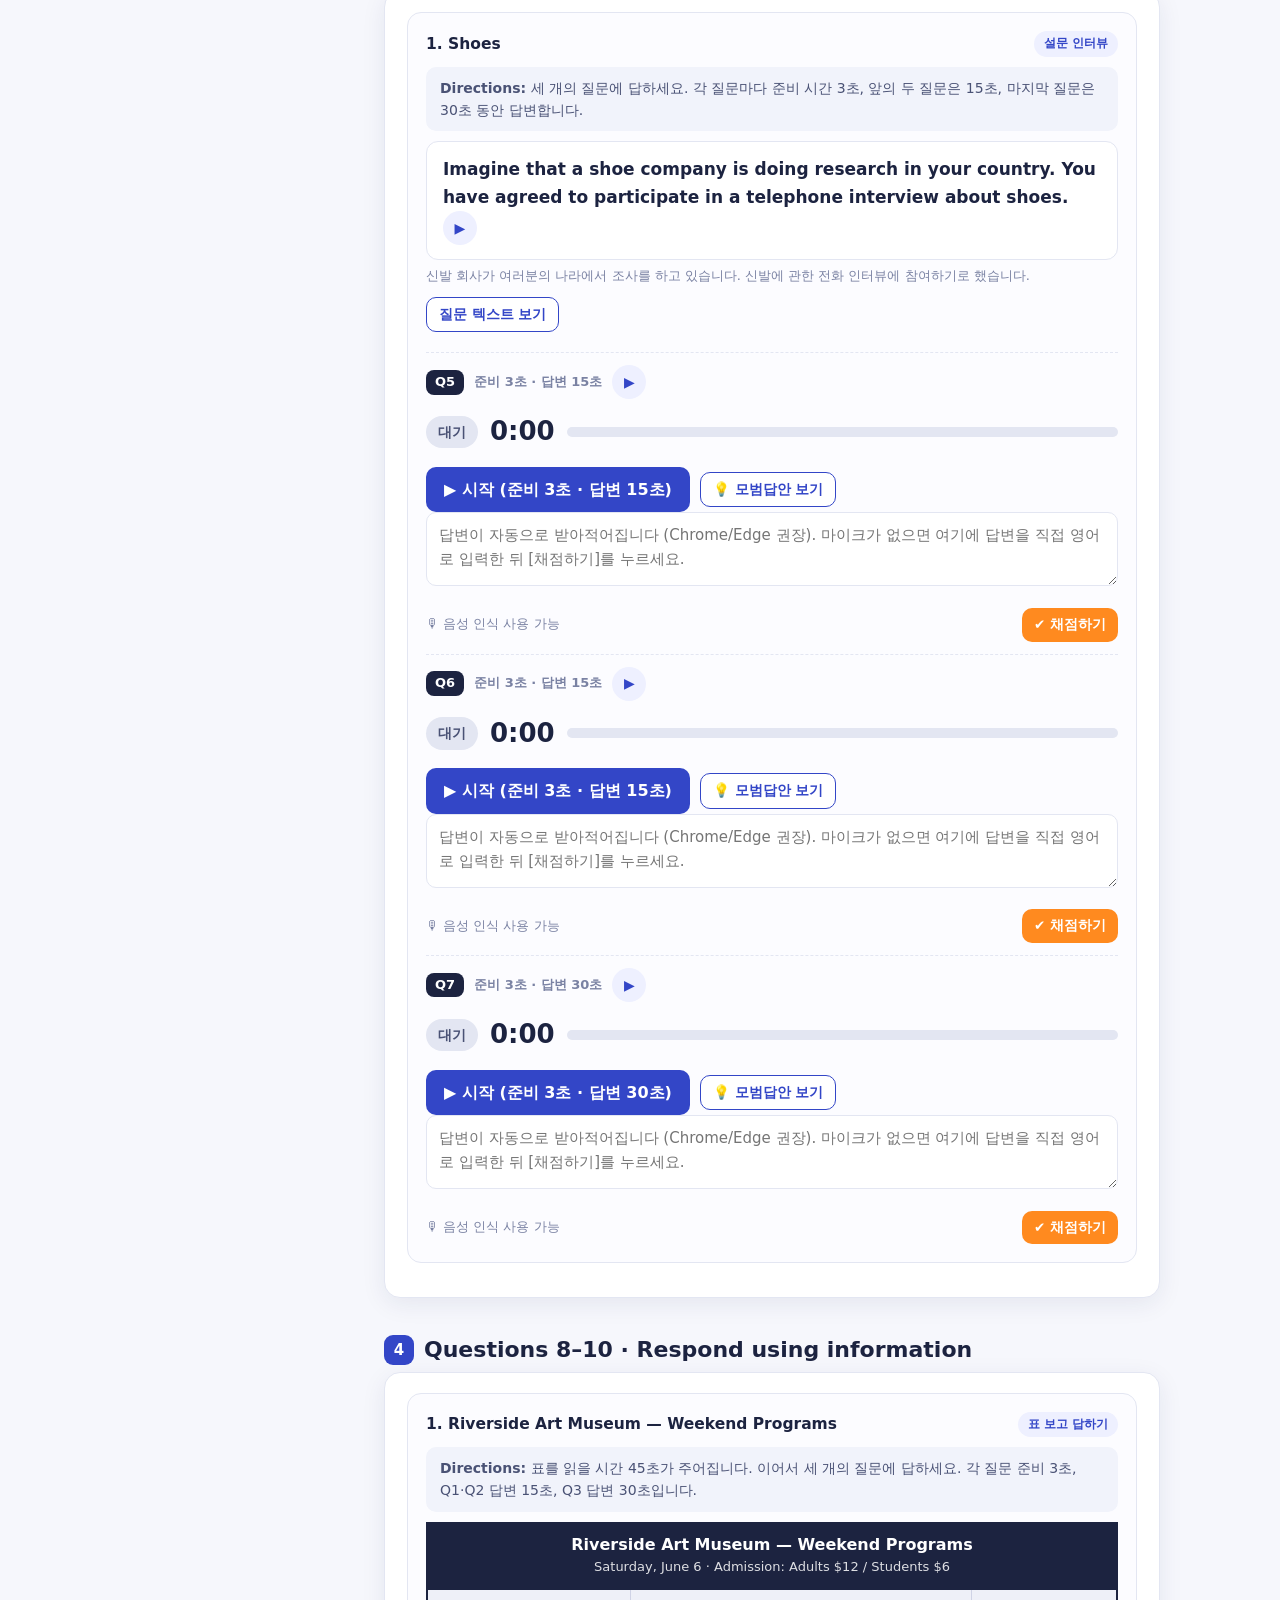
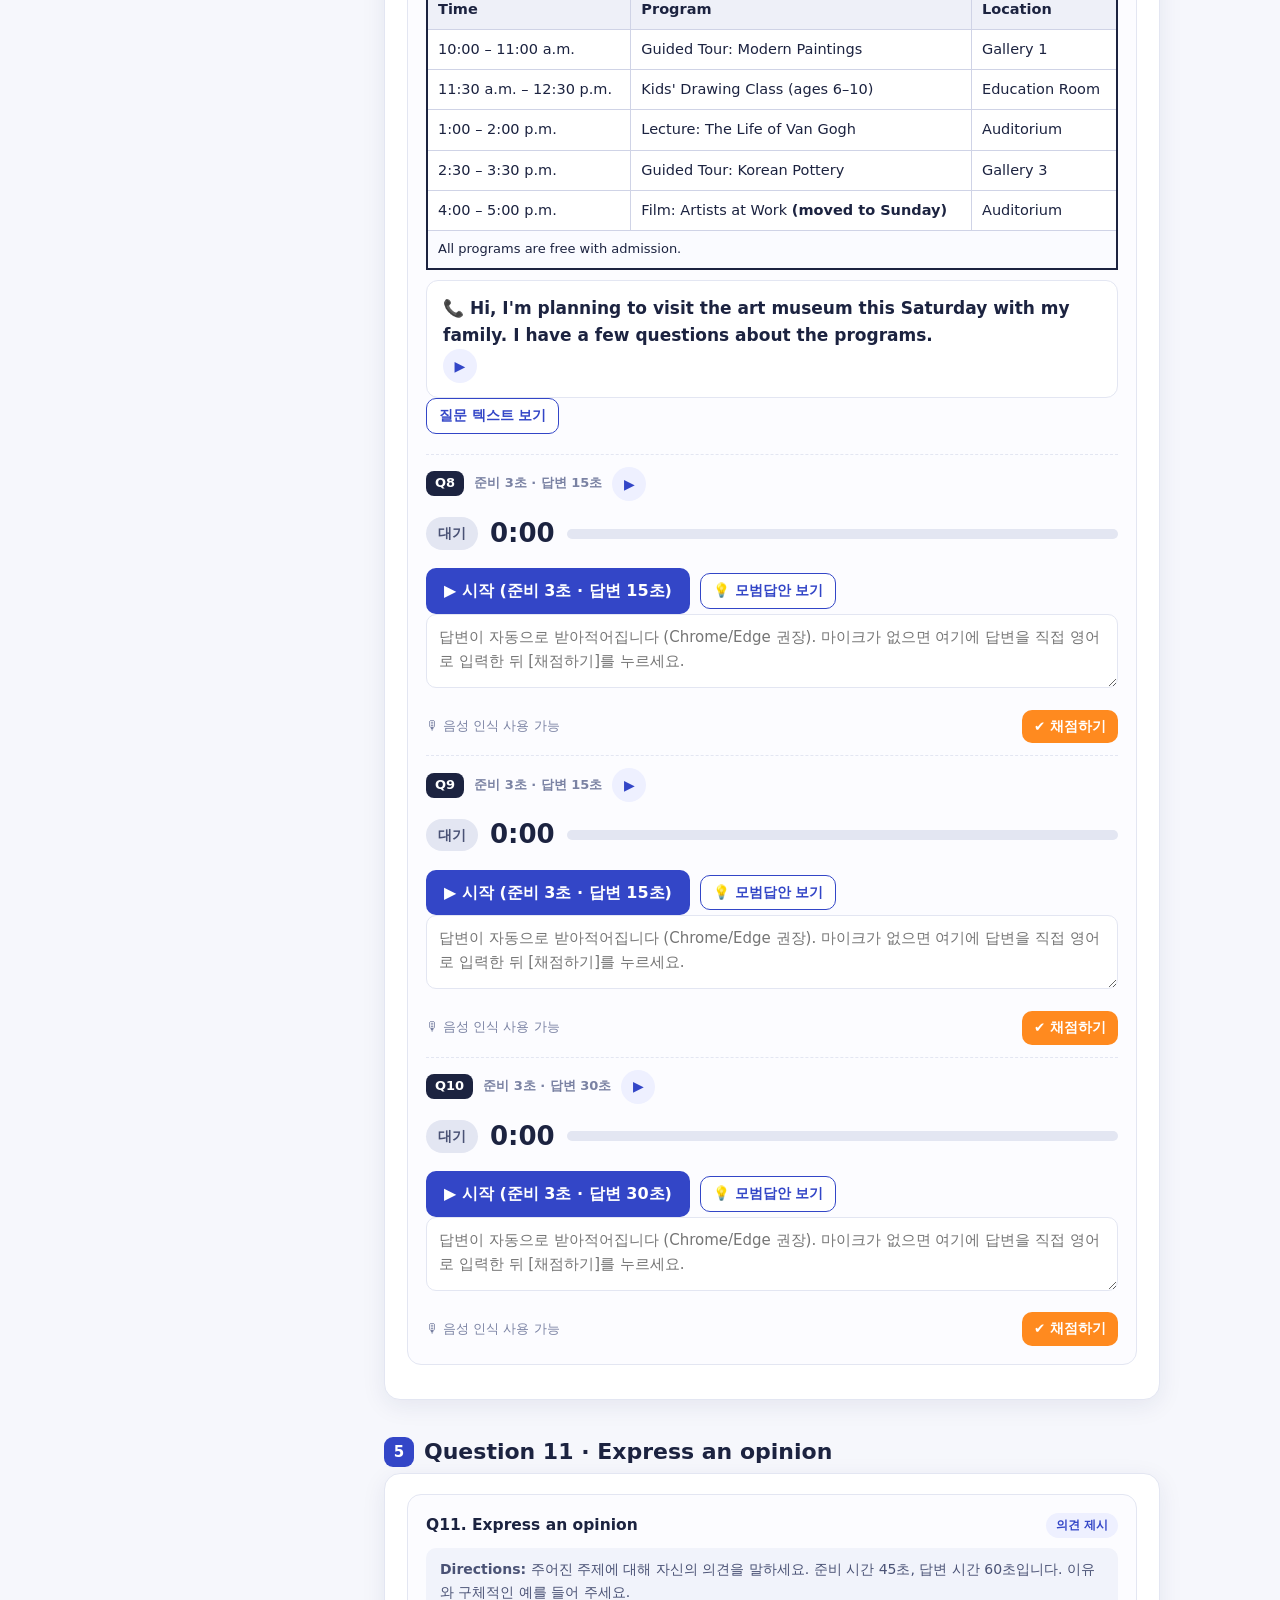
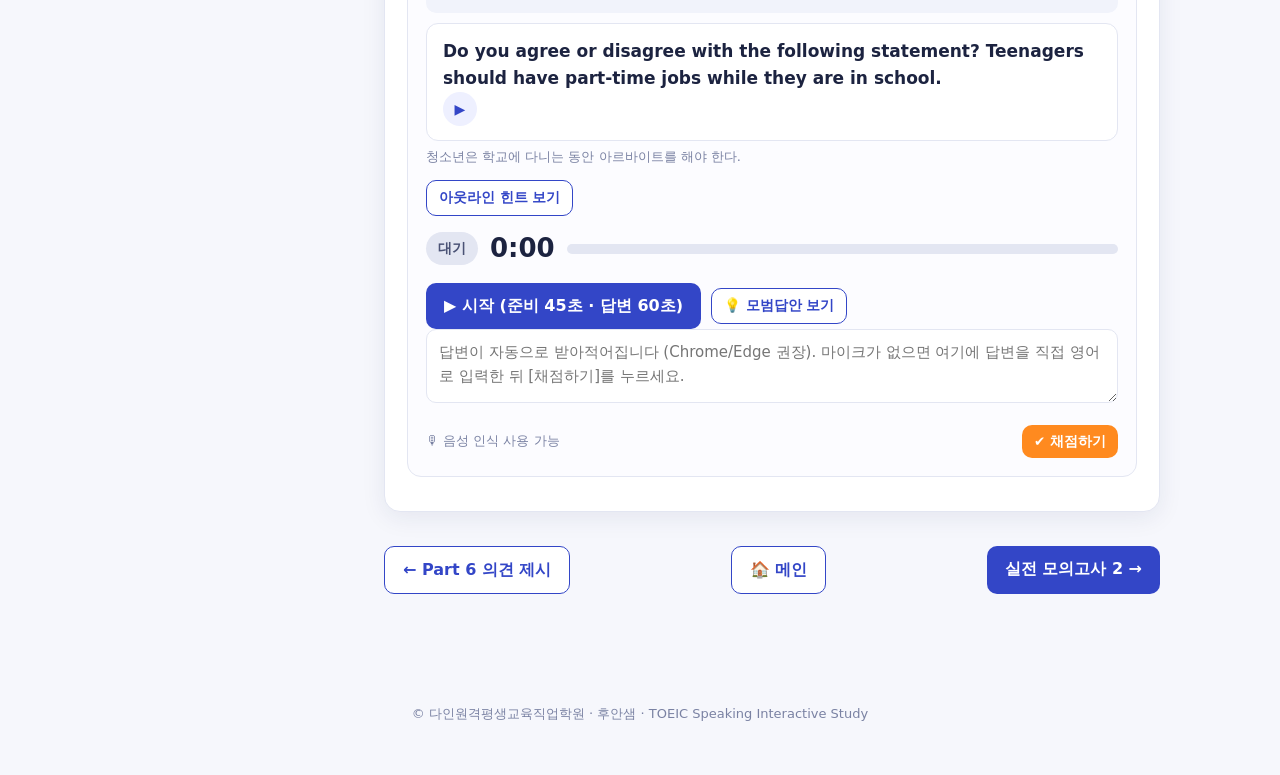
<file: test1.html>
<!DOCTYPE html>
<html lang="ko">
<head>
<script src="https://yalli2.github.io/site_main_control/guard.js" data-site="toeic_speaking"></script><!-- smc-guard -->
<meta charset="utf-8">
<meta name="viewport" content="width=device-width,initial-scale=1">
<title>TOEIC Speaking</title>
<link rel="stylesheet" href="assets/style.css">
<link rel="icon" href="data:image/svg+xml,<svg xmlns='http://www.w3.org/2000/svg' viewBox='0 0 100 100'><text y='.9em' font-size='90'>🎙</text></svg>">
</head>
<body>
<header class="topbar"><div class="wrap">
  <a class="brand" href="index.html"><span class="logo">TS</span>TOEIC Speaking</a>
  <nav class="topnav"></nav>
</div></header>
<section class="chhead"><div class="wrap">
  <a href="index.html" style="color:#fff;opacity:.8;font-size:14px">← 메인으로</a>
  <h1 id="chTitle"></h1><p id="chSub"></p><div class="meta" id="chMeta"></div>
</div></section>
<div class="wrap layout">
  <aside class="side"><div class="card">
    <div id="sideNav"></div>
    <div class="scorebox"><div class="sm">이 챕터 평균 점수</div><div class="big" id="chScore">–</div>
      <div class="prog" style="margin:6px 0"><i id="chProg"></i></div><div class="sm" id="chScoreSm"></div>
      <button class="btn ghost sm" id="resetScores" type="button" style="margin-top:10px">점수 초기화</button></div>
  </div></aside>
  <main id="main"></main>
</div>
<footer class="footer">© 다인원격평생교육직업학원 · 후안샘 · TOEIC Speaking Interactive Study</footer>
<script src="assets/chapters.js"></script>
<script src="data/test1.js"></script>
<script src="assets/app.js"></script>
<script src="dain-hide.js" defer></script>
</body>
</html>
</file>
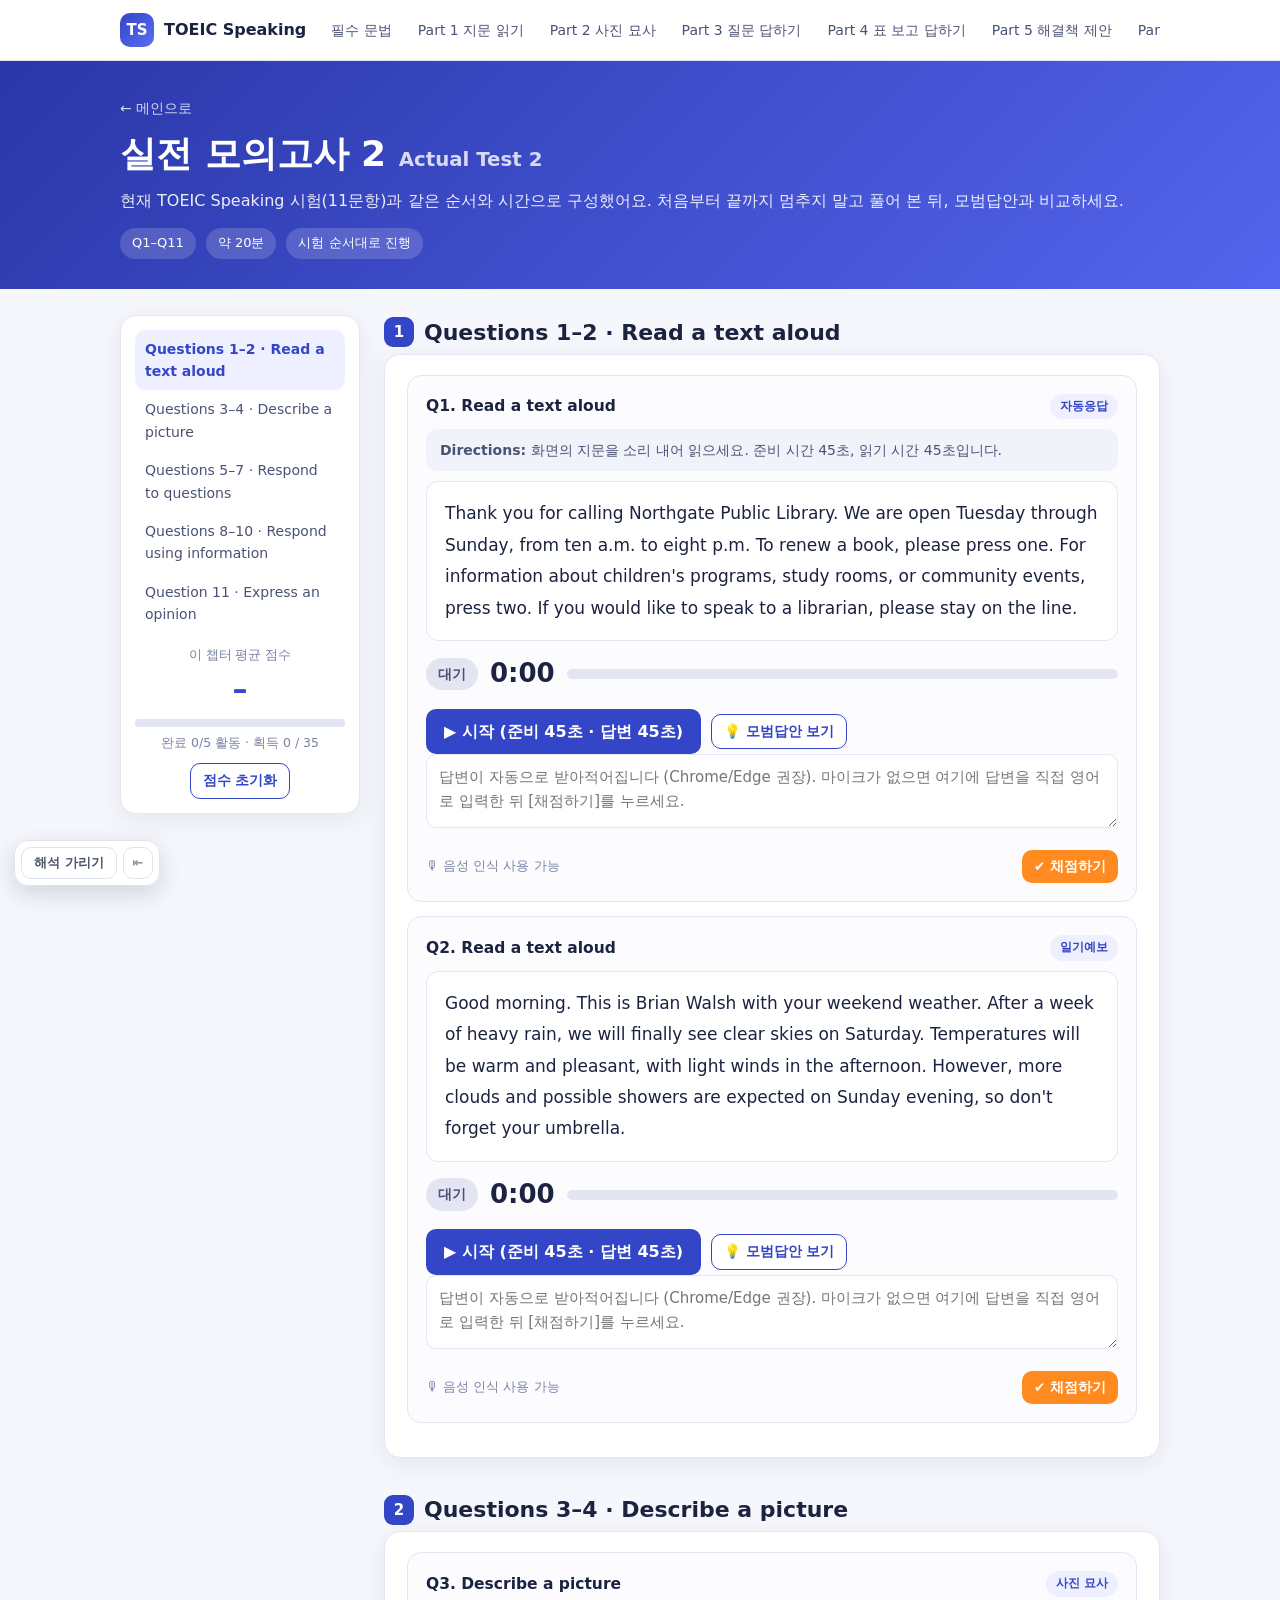
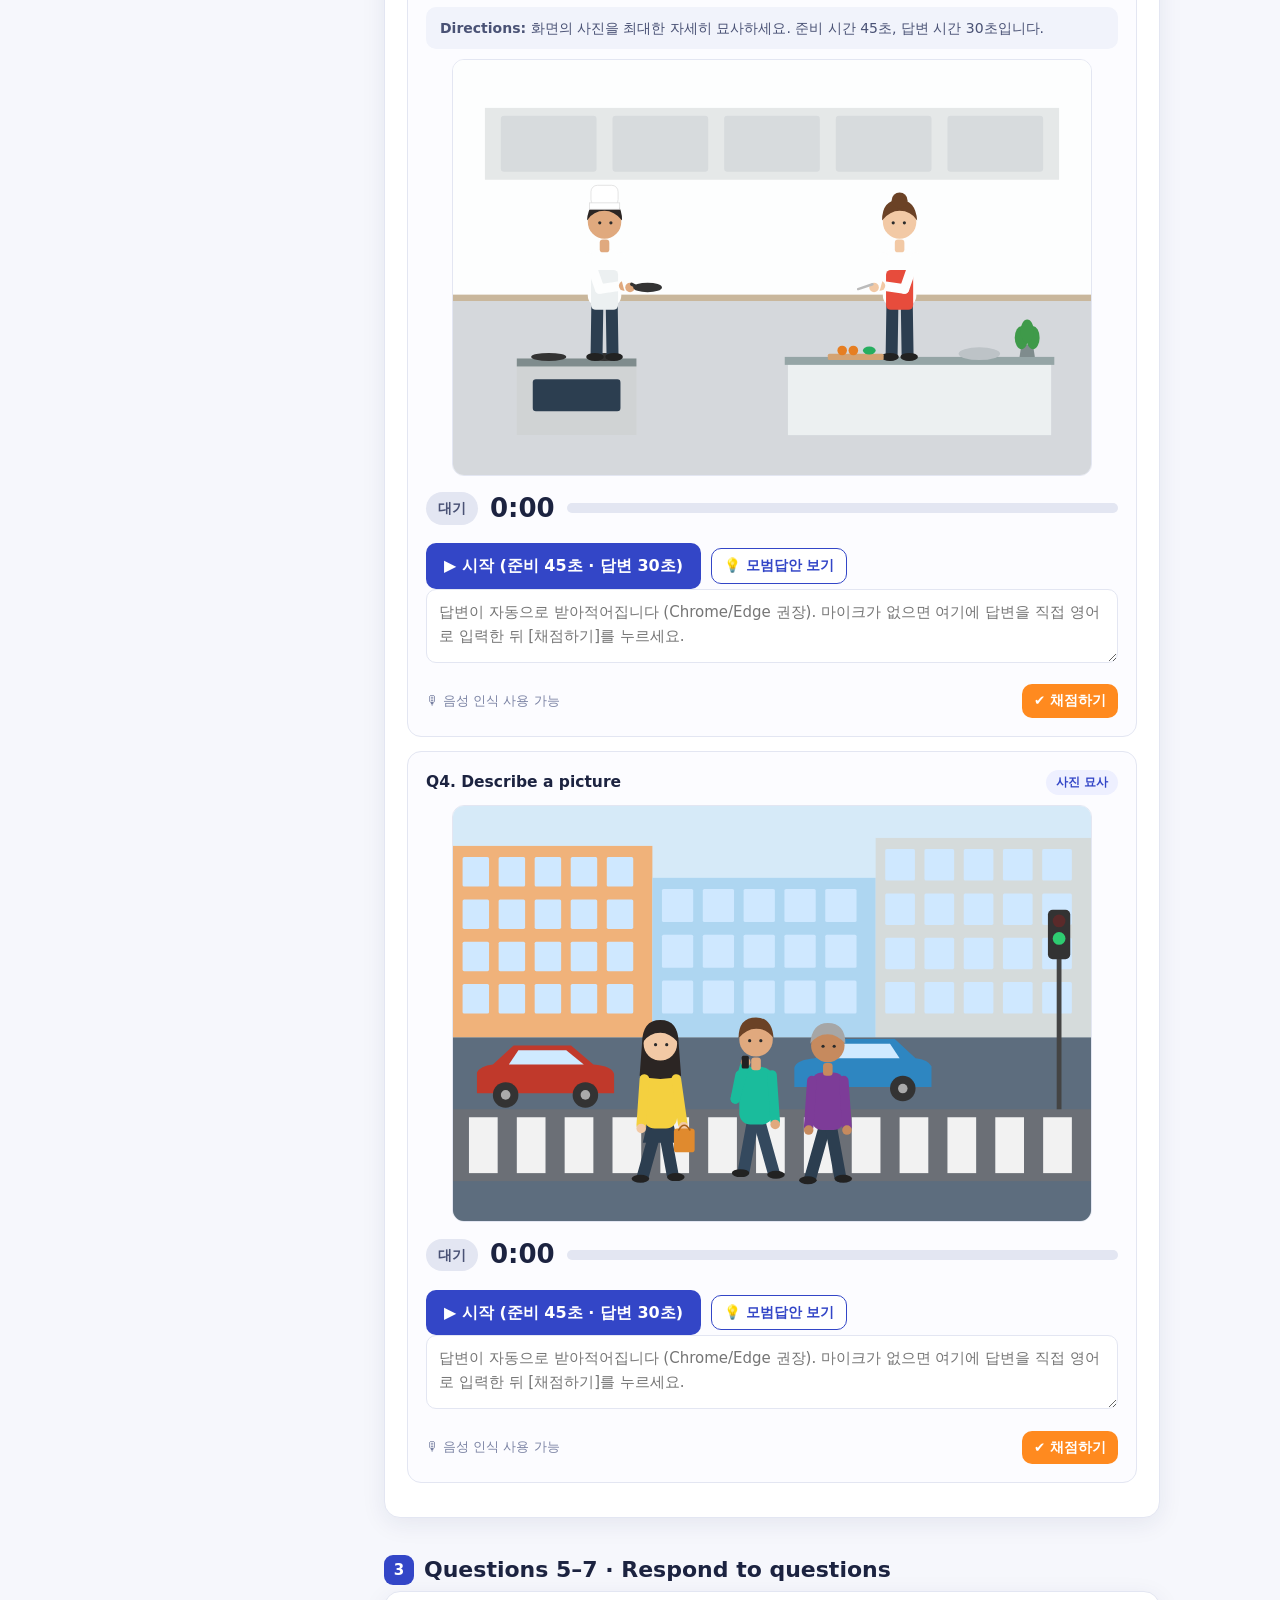
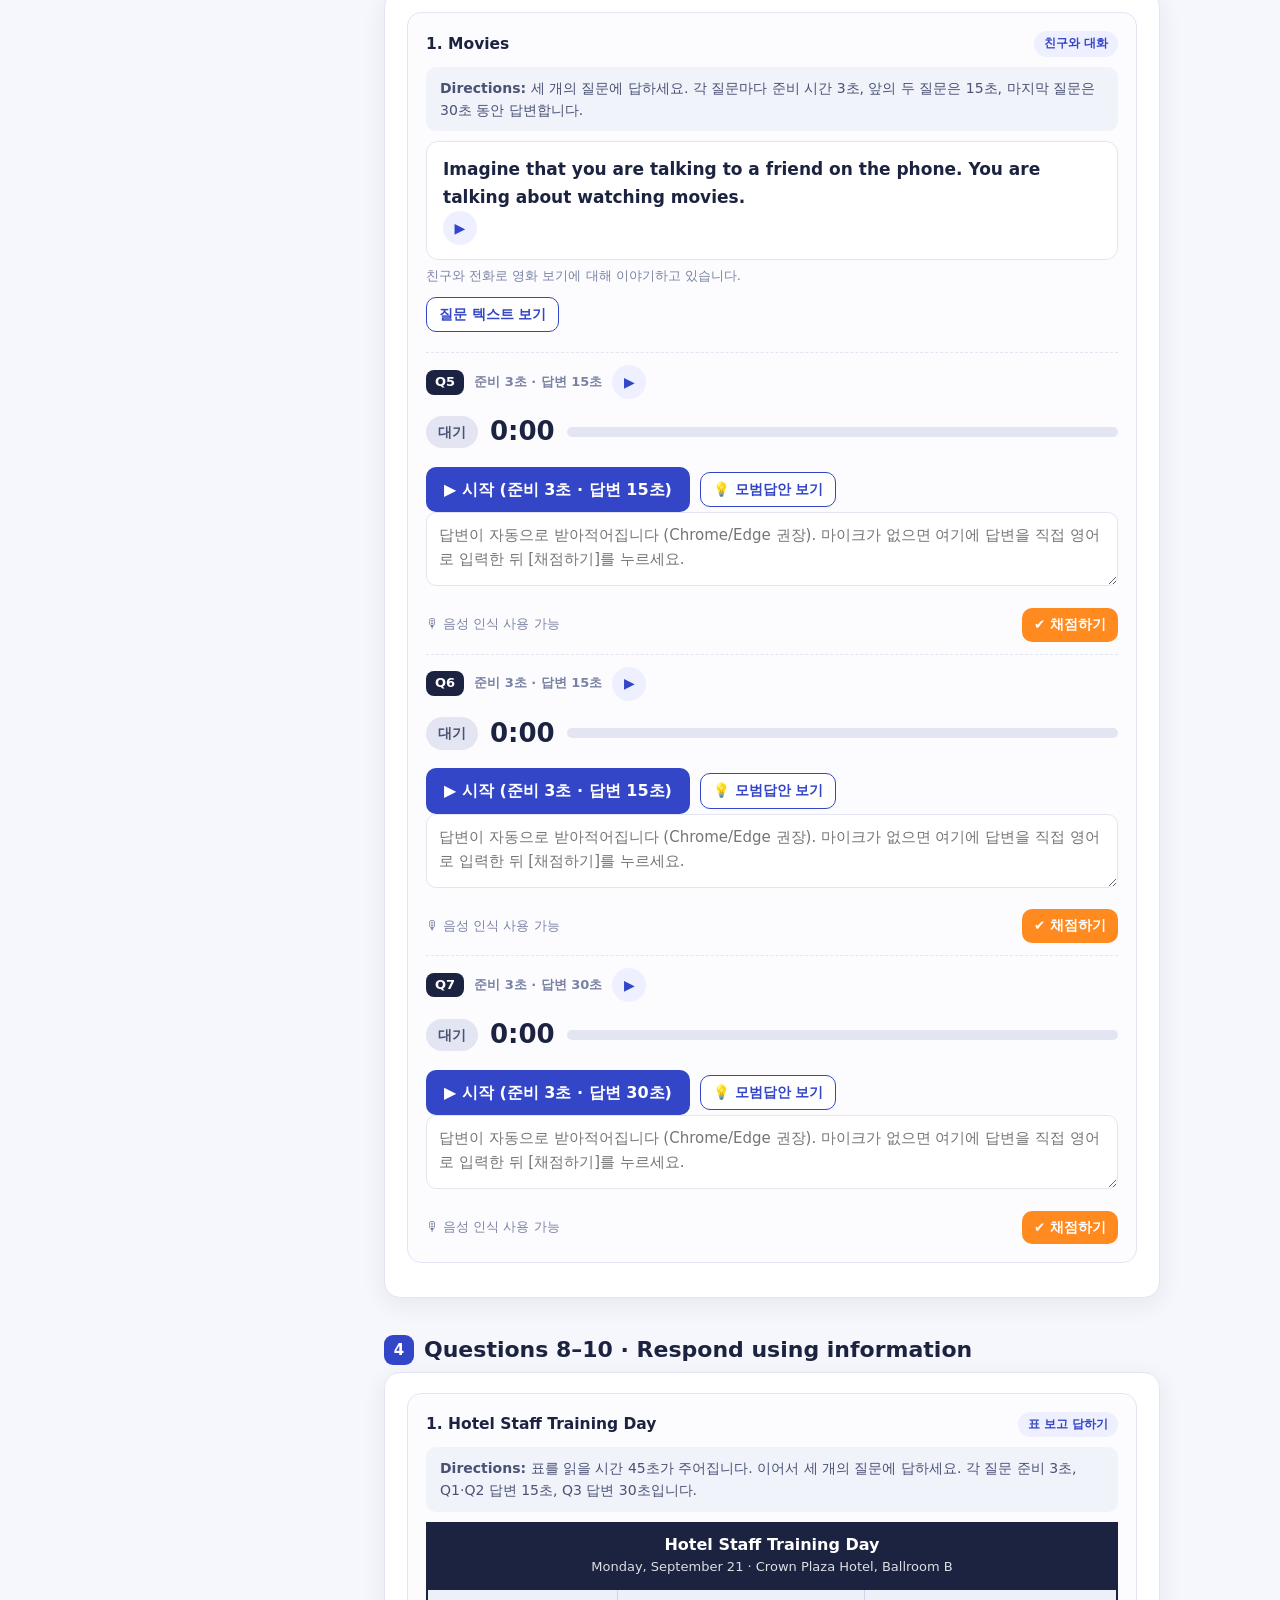
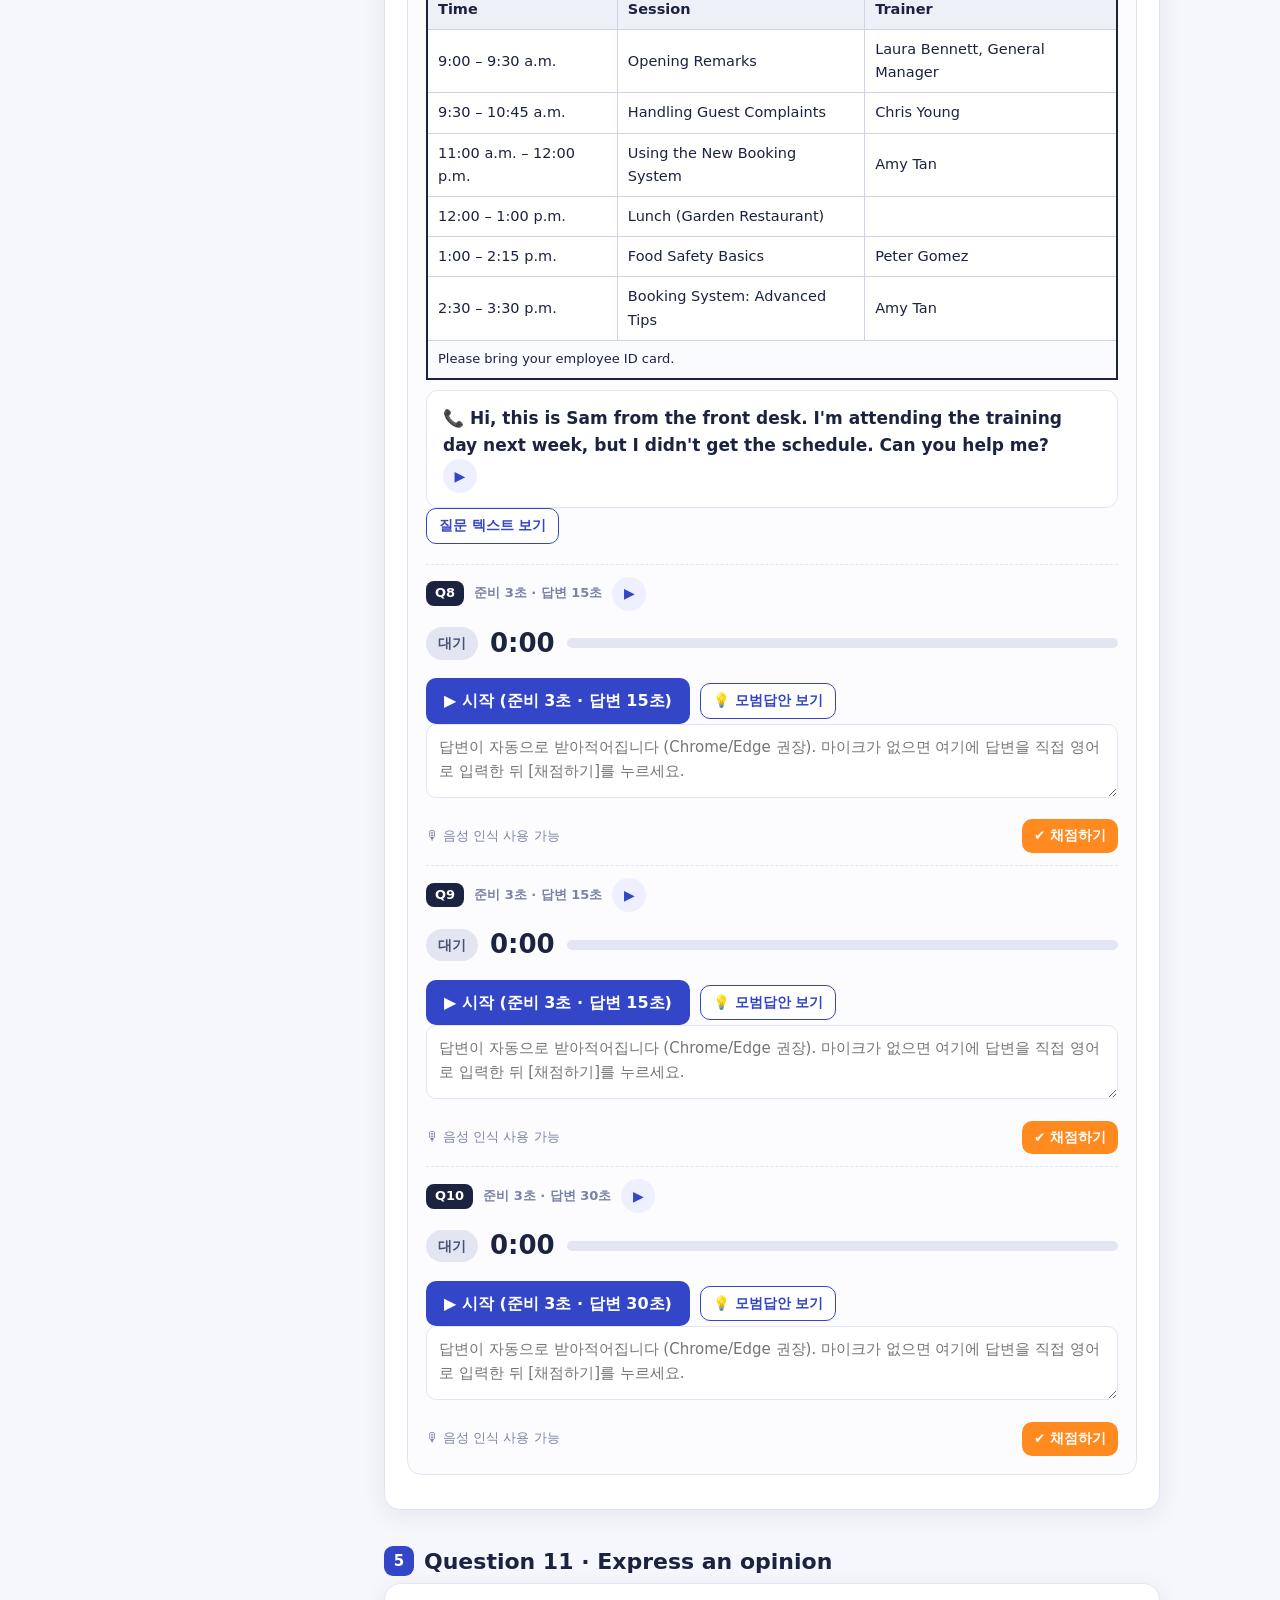
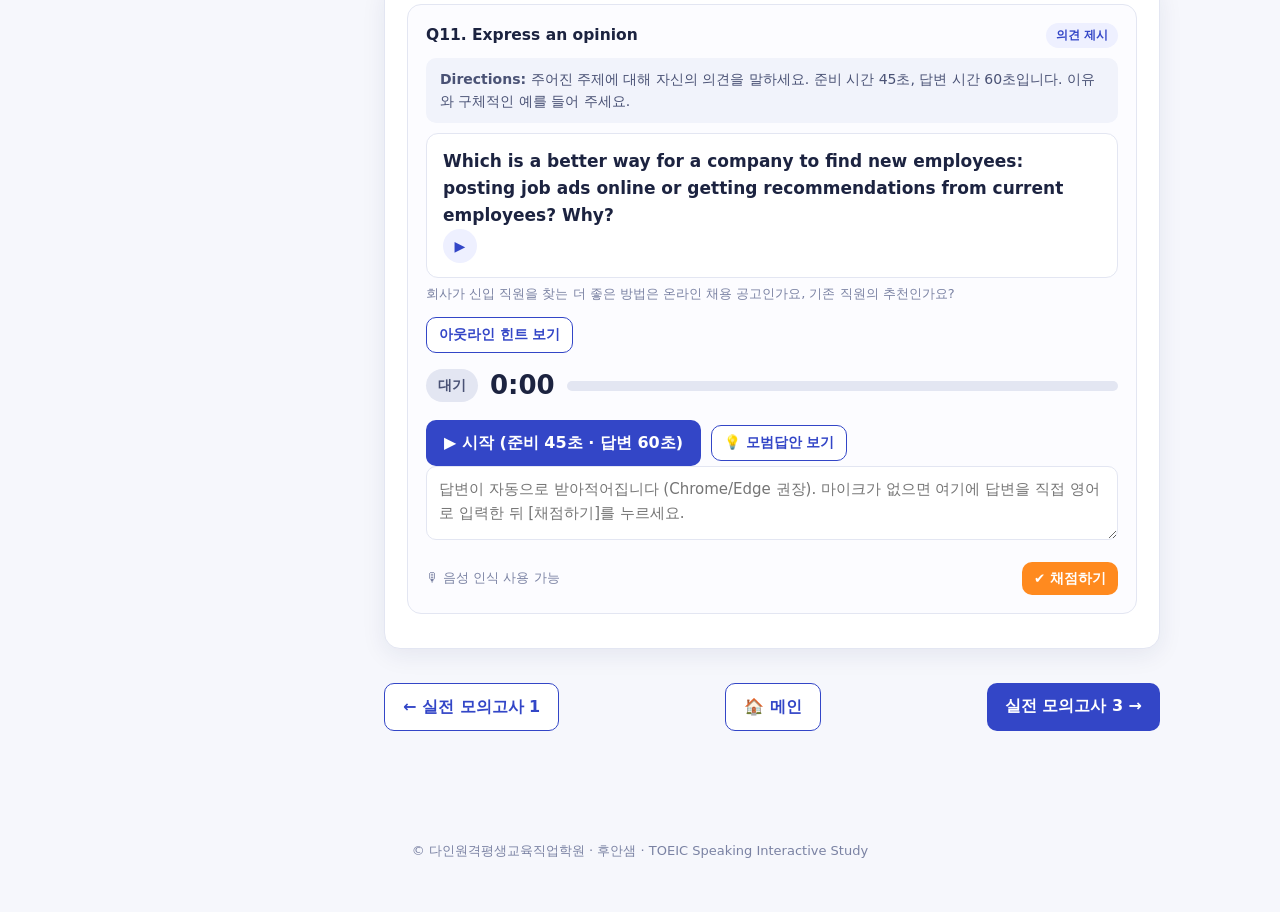
<file: test2.html>
<!DOCTYPE html>
<html lang="ko">
<head>
<script src="https://yalli2.github.io/site_main_control/guard.js" data-site="toeic_speaking"></script><!-- smc-guard -->
<meta charset="utf-8">
<meta name="viewport" content="width=device-width,initial-scale=1">
<title>TOEIC Speaking</title>
<link rel="stylesheet" href="assets/style.css">
<link rel="icon" href="data:image/svg+xml,<svg xmlns='http://www.w3.org/2000/svg' viewBox='0 0 100 100'><text y='.9em' font-size='90'>🎙</text></svg>">
</head>
<body>
<header class="topbar"><div class="wrap">
  <a class="brand" href="index.html"><span class="logo">TS</span>TOEIC Speaking</a>
  <nav class="topnav"></nav>
</div></header>
<section class="chhead"><div class="wrap">
  <a href="index.html" style="color:#fff;opacity:.8;font-size:14px">← 메인으로</a>
  <h1 id="chTitle"></h1><p id="chSub"></p><div class="meta" id="chMeta"></div>
</div></section>
<div class="wrap layout">
  <aside class="side"><div class="card">
    <div id="sideNav"></div>
    <div class="scorebox"><div class="sm">이 챕터 평균 점수</div><div class="big" id="chScore">–</div>
      <div class="prog" style="margin:6px 0"><i id="chProg"></i></div><div class="sm" id="chScoreSm"></div>
      <button class="btn ghost sm" id="resetScores" type="button" style="margin-top:10px">점수 초기화</button></div>
  </div></aside>
  <main id="main"></main>
</div>
<footer class="footer">© 다인원격평생교육직업학원 · 후안샘 · TOEIC Speaking Interactive Study</footer>
<script src="assets/chapters.js"></script>
<script src="data/test2.js"></script>
<script src="assets/app.js"></script>
<script src="dain-hide.js" defer></script>
</body>
</html>
</file>
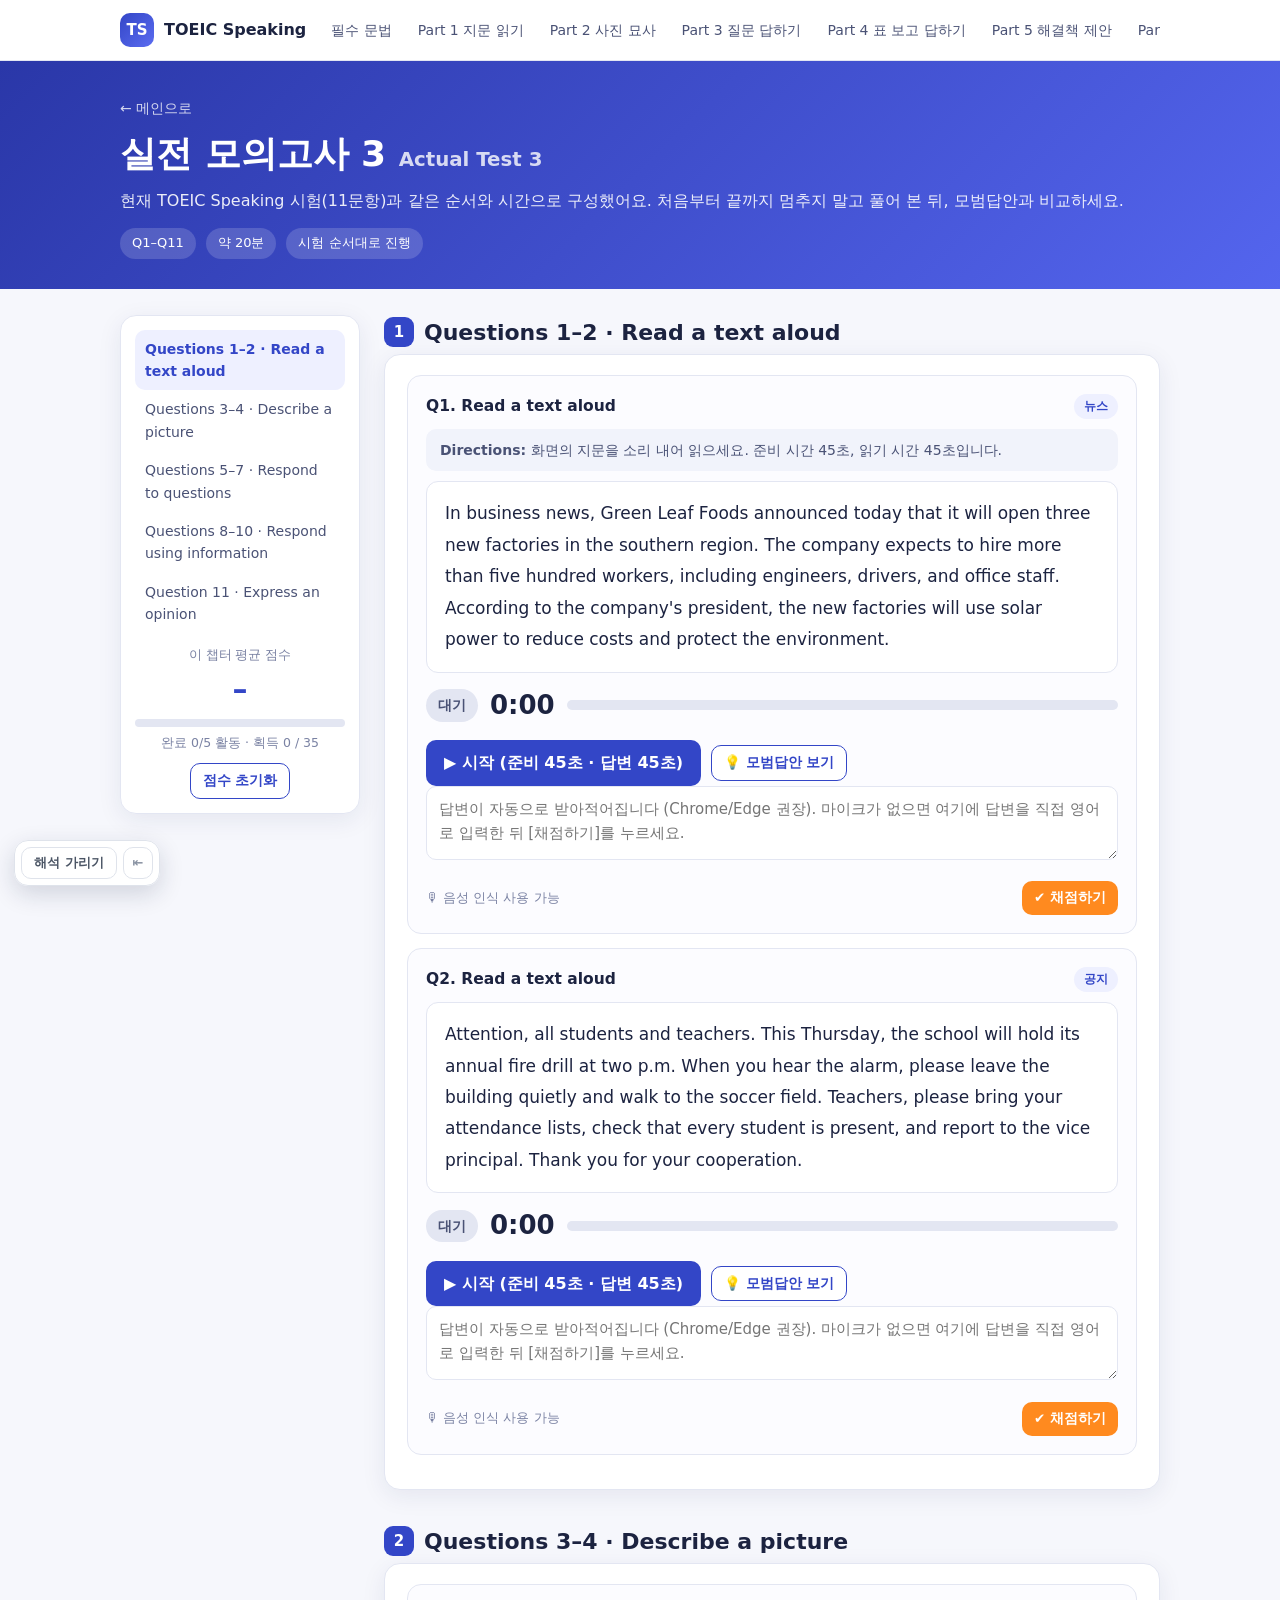
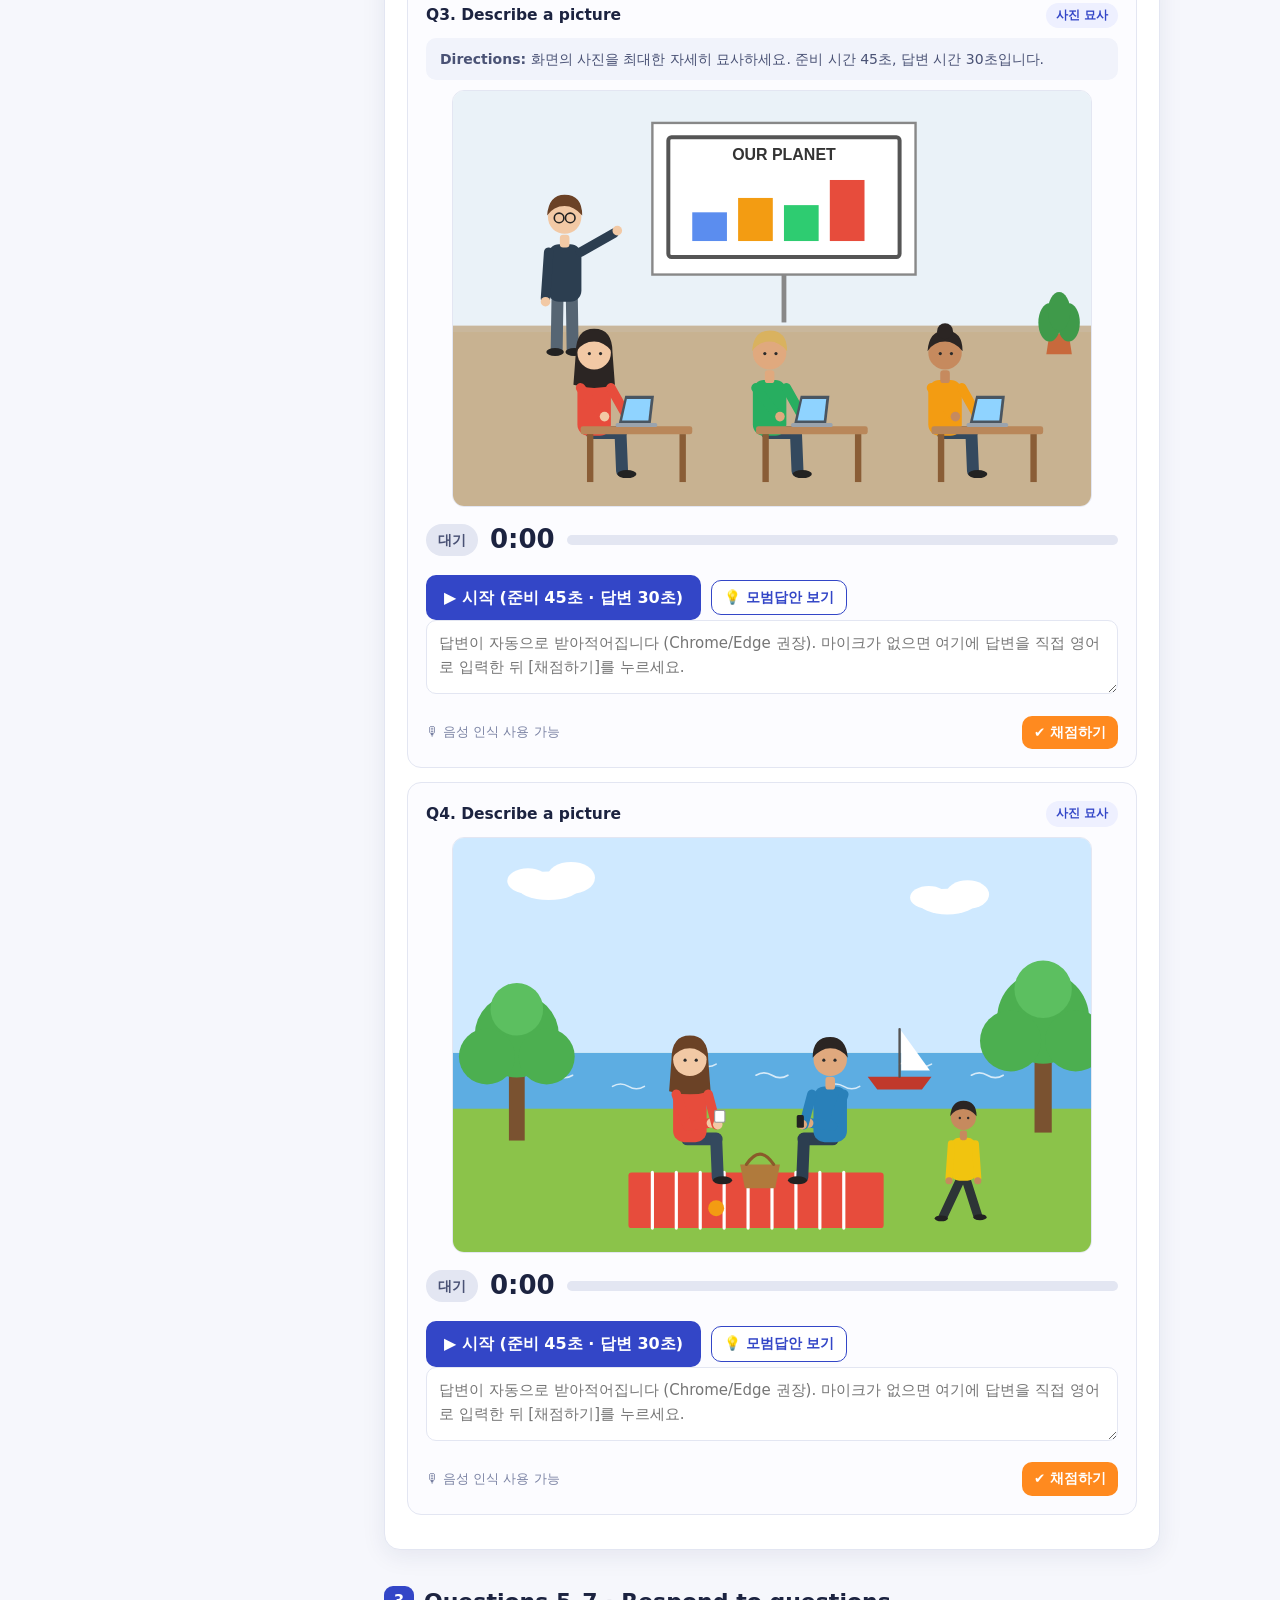
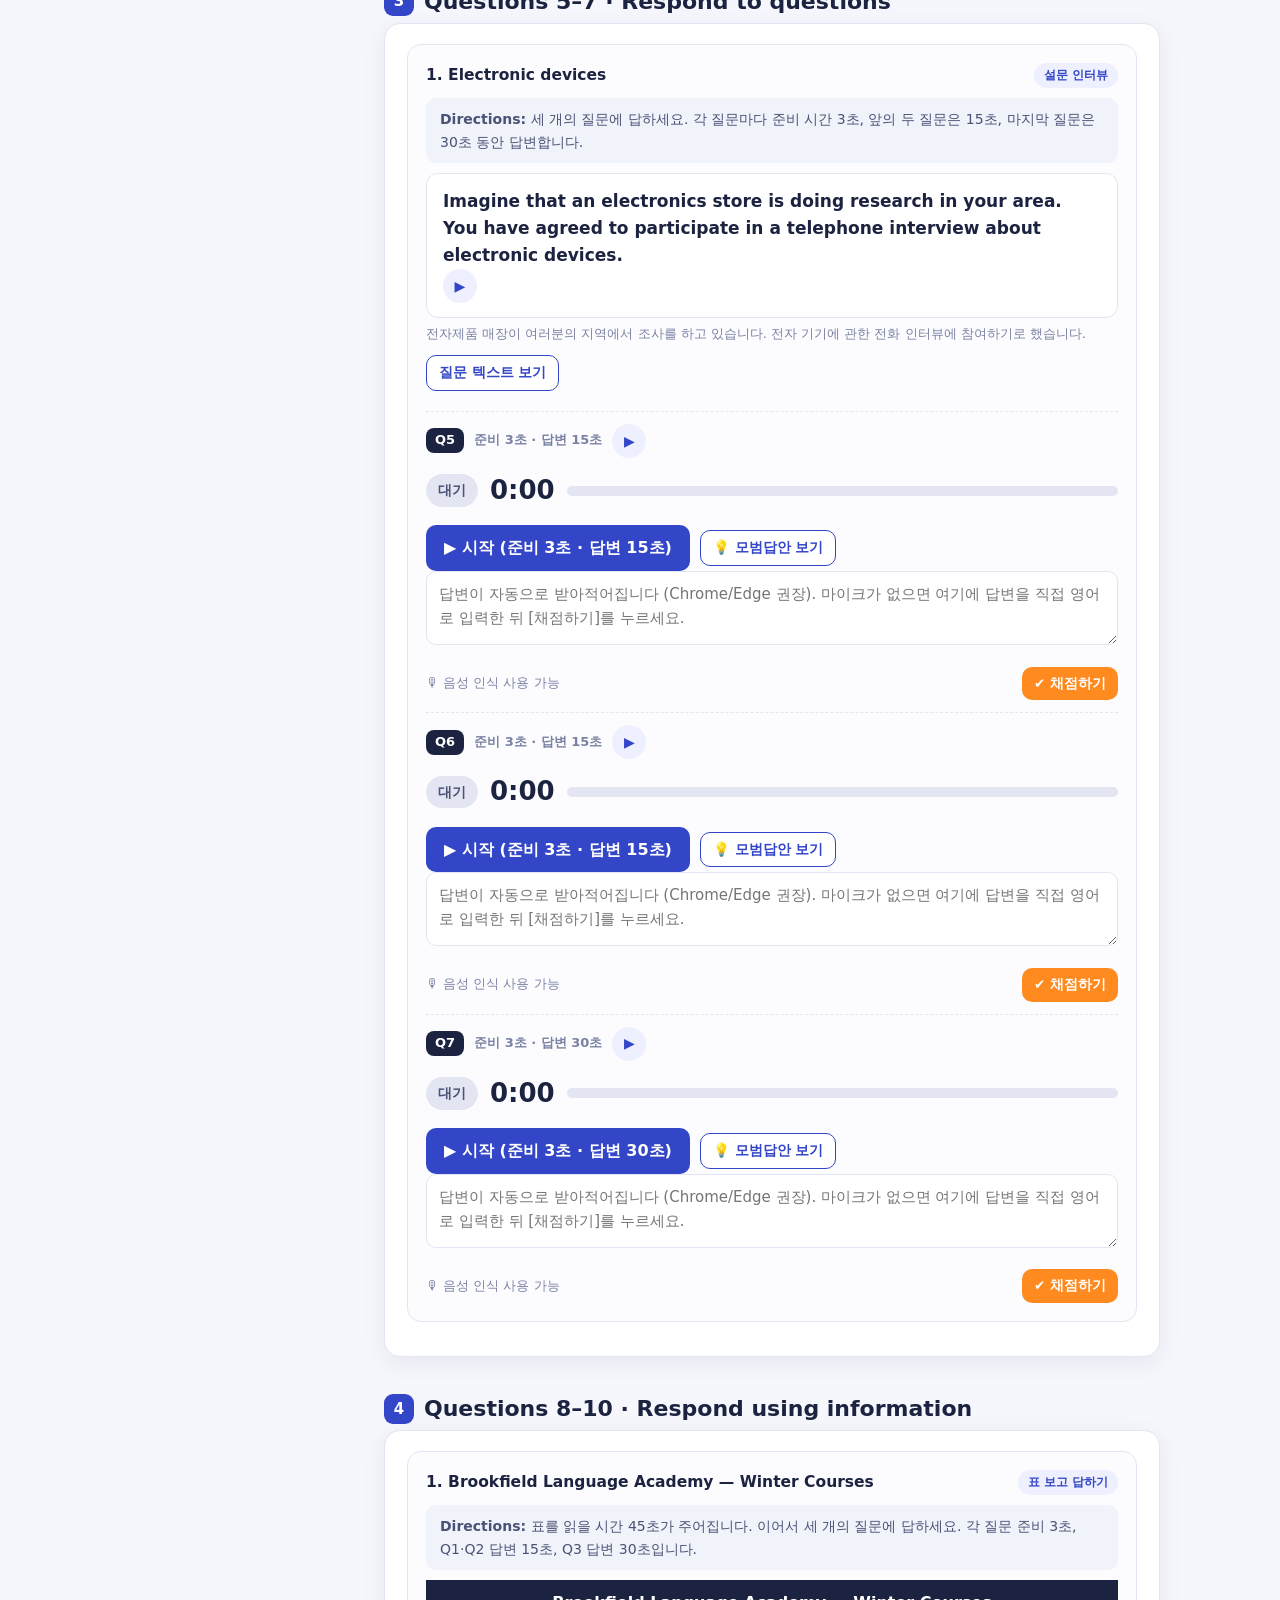
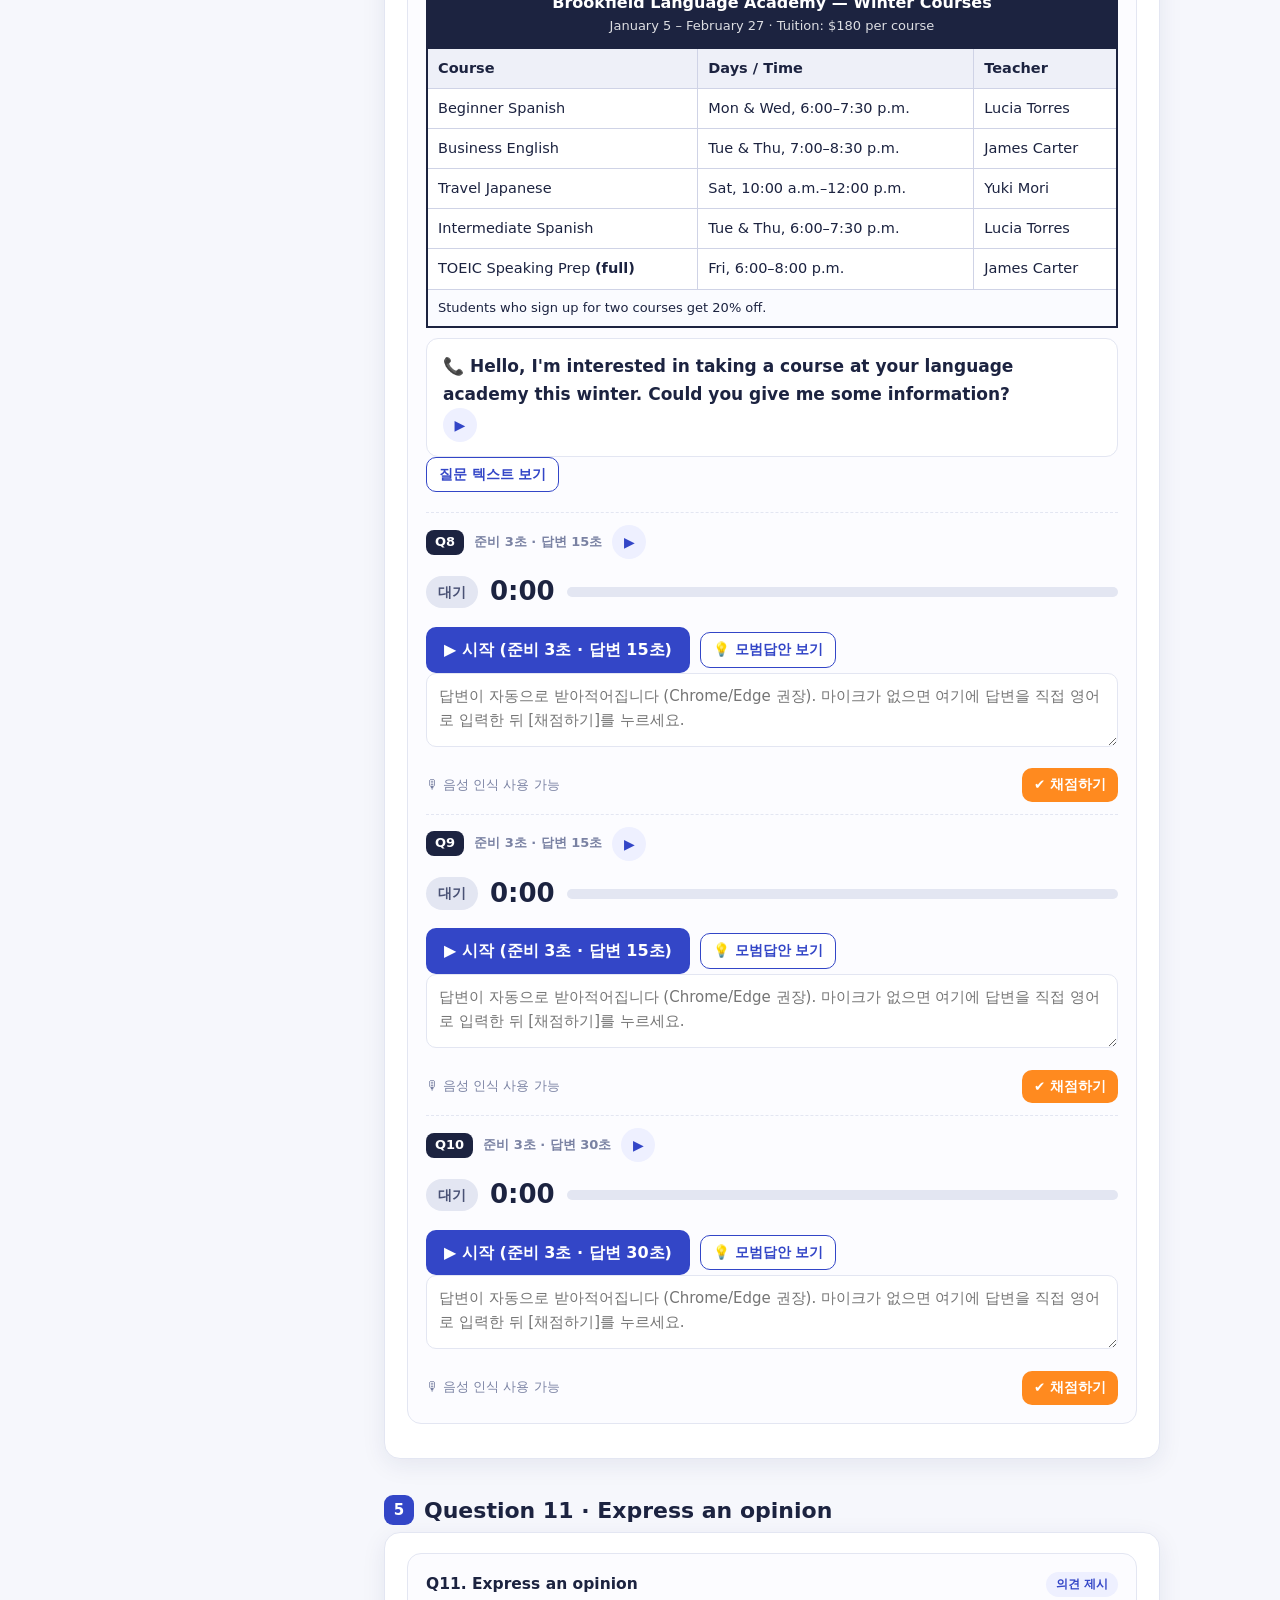
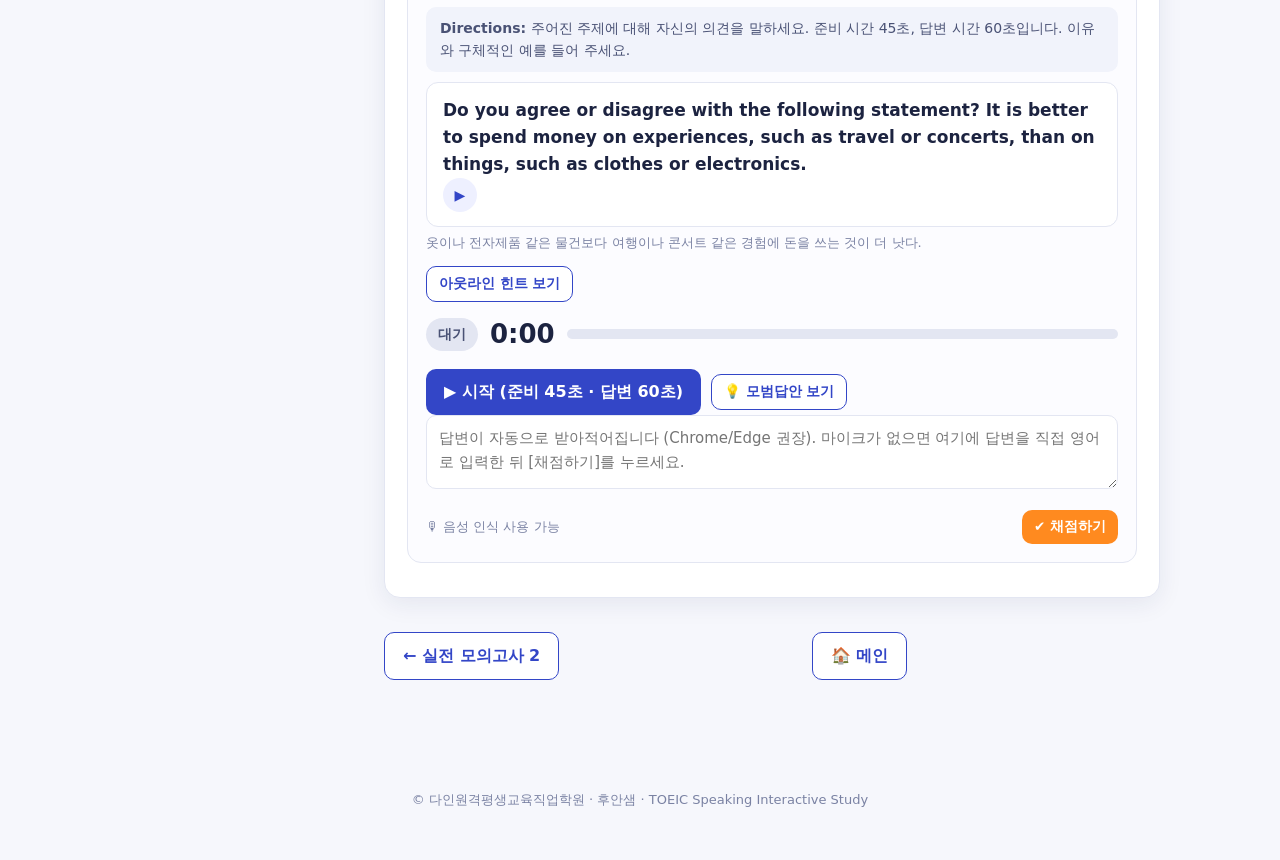
<file: test3.html>
<!DOCTYPE html>
<html lang="ko">
<head>
<script src="https://yalli2.github.io/site_main_control/guard.js" data-site="toeic_speaking"></script><!-- smc-guard -->
<meta charset="utf-8">
<meta name="viewport" content="width=device-width,initial-scale=1">
<title>TOEIC Speaking</title>
<link rel="stylesheet" href="assets/style.css">
<link rel="icon" href="data:image/svg+xml,<svg xmlns='http://www.w3.org/2000/svg' viewBox='0 0 100 100'><text y='.9em' font-size='90'>🎙</text></svg>">
</head>
<body>
<header class="topbar"><div class="wrap">
  <a class="brand" href="index.html"><span class="logo">TS</span>TOEIC Speaking</a>
  <nav class="topnav"></nav>
</div></header>
<section class="chhead"><div class="wrap">
  <a href="index.html" style="color:#fff;opacity:.8;font-size:14px">← 메인으로</a>
  <h1 id="chTitle"></h1><p id="chSub"></p><div class="meta" id="chMeta"></div>
</div></section>
<div class="wrap layout">
  <aside class="side"><div class="card">
    <div id="sideNav"></div>
    <div class="scorebox"><div class="sm">이 챕터 평균 점수</div><div class="big" id="chScore">–</div>
      <div class="prog" style="margin:6px 0"><i id="chProg"></i></div><div class="sm" id="chScoreSm"></div>
      <button class="btn ghost sm" id="resetScores" type="button" style="margin-top:10px">점수 초기화</button></div>
  </div></aside>
  <main id="main"></main>
</div>
<footer class="footer">© 다인원격평생교육직업학원 · 후안샘 · TOEIC Speaking Interactive Study</footer>
<script src="assets/chapters.js"></script>
<script src="data/test3.js"></script>
<script src="assets/app.js"></script>
<script src="dain-hide.js" defer></script>
</body>
</html>
</file>
<file: assets/style.css>
:root{
  --ink:#1c2340; --ink2:#4a5275; --muted:#7a82a3; --line:#e3e6f2; --bg:#f6f7fc; --card:#fff;
  --pri:#3346c7; --pri2:#5b6cf0; --pri-soft:#eef0ff; --acc:#ff8a1f; --acc-soft:#fff3e6;
  --ok:#16a36b; --ok-soft:#e6f8f0; --bad:#e2445c; --bad-soft:#fdecef; --warn:#d99a00;
  --r:16px; --shadow:0 6px 24px rgba(30,40,90,.08);
}
*{box-sizing:border-box}
html{scroll-behavior:smooth}
body{margin:0;font-family:"Pretendard","Apple SD Gothic Neo","Noto Sans KR","Segoe UI",system-ui,sans-serif;color:var(--ink);background:var(--bg);line-height:1.6;font-size:16px}
a{color:var(--pri);text-decoration:none}
button{font:inherit;cursor:pointer}
.wrap{max-width:1080px;margin:0 auto;padding:0 20px}

/* top bar */
.topbar{position:sticky;top:0;z-index:50;background:rgba(255,255,255,.92);backdrop-filter:blur(10px);border-bottom:1px solid var(--line)}
.topbar .wrap{display:flex;align-items:center;gap:14px;height:60px}
.brand{display:flex;align-items:center;gap:10px;font-weight:800;color:var(--ink);white-space:nowrap}
.brand .logo{width:34px;height:34px;border-radius:10px;background:linear-gradient(135deg,var(--pri),var(--pri2));display:grid;place-items:center;color:#fff;font-size:15px}
.topnav{display:flex;gap:4px;overflow-x:auto;scrollbar-width:none;flex:1}
.topnav::-webkit-scrollbar{display:none}
.topnav a{padding:7px 11px;border-radius:999px;color:var(--ink2);font-size:14px;white-space:nowrap}
.topnav a:hover{background:var(--pri-soft)}
.topnav a.on{background:var(--pri);color:#fff}

/* hero */
.hero{background:linear-gradient(135deg,#2a37a8 0%,#4c5ff0 60%,#7a6cf5 100%);color:#fff;padding:54px 0 70px;position:relative;overflow:hidden}
.hero:after{content:"";position:absolute;right:-120px;top:-80px;width:420px;height:420px;border-radius:50%;background:rgba(255,255,255,.08)}
.hero h1{font-size:clamp(28px,4.4vw,44px);margin:6px 0 10px;line-height:1.2}
.hero p{opacity:.92;max-width:680px;margin:0}
.hero .kicker{display:inline-block;background:rgba(255,255,255,.18);padding:4px 12px;border-radius:999px;font-size:13px;font-weight:600}
.hero .stats{display:flex;gap:12px;margin-top:22px;flex-wrap:wrap}
.hero .stat{background:rgba(255,255,255,.14);border:1px solid rgba(255,255,255,.22);padding:10px 16px;border-radius:12px;font-size:14px}
.hero .stat b{font-size:20px;display:block}

/* cards */
.grid{display:grid;grid-template-columns:repeat(auto-fill,minmax(300px,1fr));gap:18px}
.card{background:var(--card);border:1px solid var(--line);border-radius:var(--r);box-shadow:var(--shadow);padding:22px}
.chcard{display:flex;flex-direction:column;gap:10px;transition:.2s;color:var(--ink);position:relative}
.chcard:hover{transform:translateY(-3px);box-shadow:0 12px 32px rgba(30,40,90,.14)}
.chcard .tag{font-size:12px;font-weight:700;color:var(--pri);background:var(--pri-soft);padding:3px 10px;border-radius:999px;align-self:flex-start}
.chcard .tag.old{color:#9a5b00;background:var(--acc-soft)}
.chcard h3{margin:0;font-size:20px}
.chcard p{margin:0;color:var(--ink2);font-size:14.5px}
.chcard ul{margin:0;padding-left:18px;color:var(--ink2);font-size:13.5px}
.prog{height:8px;background:var(--line);border-radius:99px;overflow:hidden}
.prog i{display:block;height:100%;background:linear-gradient(90deg,var(--ok),#3bd18f);width:0;transition:.4s}
.proglbl{display:flex;justify-content:space-between;font-size:12.5px;color:var(--muted)}
.section-title{display:flex;align-items:end;justify-content:space-between;margin:42px 0 16px;gap:10px;flex-wrap:wrap}
.section-title h2{margin:0;font-size:24px}
.section-title p{margin:0;color:var(--muted);font-size:14px}

table.fmt{width:100%;border-collapse:collapse;font-size:14.5px}
table.fmt th,table.fmt td{padding:10px 12px;border-bottom:1px solid var(--line);text-align:left;vertical-align:top}
table.fmt th{background:var(--pri-soft);color:var(--pri);font-weight:700}
table.fmt tr.dropped td{color:var(--muted);text-decoration:line-through}

/* chapter page */
.chhead{background:linear-gradient(135deg,#2a37a8,#5465ee);color:#fff;padding:34px 0 30px}
.chhead h1{margin:4px 0 6px;font-size:clamp(24px,3.6vw,36px)}
.chhead p{margin:0;opacity:.9}
.chhead .meta{display:flex;gap:10px;flex-wrap:wrap;margin-top:14px}
.chhead .meta span{background:rgba(255,255,255,.16);padding:5px 12px;border-radius:999px;font-size:13px}
.layout{display:grid;grid-template-columns:240px 1fr;gap:24px;margin:26px auto 80px}
@media(max-width:860px){.layout{grid-template-columns:1fr}.side{position:static!important}}
.side{position:sticky;top:76px;align-self:start}
.side .card{padding:14px}
.side a{display:block;padding:8px 10px;border-radius:10px;color:var(--ink2);font-size:14px}
.side a:hover{background:var(--pri-soft)}
.side a.on{background:var(--pri-soft);color:var(--pri);font-weight:700}
.side a small{float:right;color:var(--muted)}
.scorebox{margin-top:12px;text-align:center}
.scorebox .big{font-size:30px;font-weight:800;color:var(--pri)}
.scorebox .sm{font-size:12.5px;color:var(--muted)}
.sec{margin-bottom:34px;scroll-margin-top:80px}
.sec>h2{font-size:22px;margin:0 0 4px;display:flex;align-items:center;gap:10px}
.sec>h2 .num{background:var(--pri);color:#fff;width:30px;height:30px;border-radius:9px;display:grid;place-items:center;font-size:15px}
.sec>.desc{color:var(--ink2);margin:0 0 14px}
.block{background:#fff;border:1px solid var(--line);border-radius:var(--r);padding:20px 22px;margin-bottom:16px;box-shadow:var(--shadow)}
.block h3{margin:0 0 10px;font-size:17.5px;display:flex;align-items:center;gap:8px;flex-wrap:wrap}
.block h3 .badge{font-size:11.5px;font-weight:700;background:var(--acc-soft);color:#b15c00;padding:2px 9px;border-radius:999px}
.block .bdesc{color:var(--ink2);font-size:14.5px;margin:-4px 0 12px}
.note{background:var(--pri-soft);border-left:4px solid var(--pri);padding:14px 16px;border-radius:10px;font-size:15px}
.note h4{margin:0 0 6px;color:var(--pri)}
.note ul{margin:6px 0 0;padding-left:20px}
.tip{background:var(--acc-soft);border-left:4px solid var(--acc);padding:12px 16px;border-radius:10px;font-size:14.5px;margin-top:10px}
.tmpl{background:#1f2547;color:#e8ebff;border-radius:12px;padding:14px 16px;font-size:14.5px;line-height:1.75}
.tmpl b{color:#ffc27a}
.tmpl .k{color:#9fb0ff;font-size:12.5px;display:block;margin-top:6px}

/* examples */
.ex{display:flex;gap:10px;align-items:flex-start;padding:9px 0;border-bottom:1px dashed var(--line)}
.ex:last-child{border-bottom:0}
.ex .n{color:var(--muted);font-weight:700;min-width:20px}
.ex .t{flex:1}
.ex .en{font-weight:600}
.ex .en u{text-decoration:none;background:linear-gradient(transparent 60%,#ffe0b8 60%)}
.ex .ko{color:var(--muted);font-size:14px}
.play{border:0;background:var(--pri-soft);color:var(--pri);width:34px;height:34px;border-radius:50%;flex:none;display:grid;place-items:center;font-size:14px;transition:.15s}
.play:hover{background:var(--pri);color:#fff}
.play.playing{background:var(--acc);color:#fff;animation:pulse 1s infinite}
@keyframes pulse{50%{transform:scale(1.08)}}
.ko-toggle{font-size:12.5px;color:var(--muted);border:1px solid var(--line);background:#fff;border-radius:999px;padding:3px 10px}
.hide-ko .ko{display:none}

/* questions */
.q{padding:14px 0;border-bottom:1px solid var(--line)}
.q:last-of-type{border-bottom:0}
.q .qt{font-weight:600;margin-bottom:8px;display:flex;gap:8px}
.q .qt .n{color:var(--pri);min-width:24px}
.opts{display:grid;gap:8px;padding-left:32px}
.opt{display:flex;gap:10px;align-items:flex-start;border:1.5px solid var(--line);border-radius:10px;padding:9px 12px;background:#fff;text-align:left;transition:.15s}
.opt:hover{border-color:var(--pri2)}
.opt.sel{border-color:var(--pri);background:var(--pri-soft)}
.opt.right{border-color:var(--ok);background:var(--ok-soft)}
.opt.wrong{border-color:var(--bad);background:var(--bad-soft)}
.opt .l{font-weight:700;color:var(--pri)}
.blank{border:0;border-bottom:2px solid var(--pri2);background:var(--pri-soft);padding:3px 8px;border-radius:6px 6px 0 0;font:inherit;min-width:90px;width:auto;text-align:center;color:var(--ink)}
.blank.right{border-color:var(--ok);background:var(--ok-soft)}
.blank.wrong{border-color:var(--bad);background:var(--bad-soft)}
.fillline{padding-left:32px;line-height:2.4}
.fb{padding-left:32px;margin-top:8px;font-size:14px;display:none}
.fb.show{display:block}
.fb .r{color:var(--ok);font-weight:700}
.fb .w{color:var(--bad);font-weight:700}
.fb .exp{color:var(--ink2)}
.chips{display:flex;flex-wrap:wrap;gap:8px;padding-left:32px;min-height:42px}
.chip{border:1.5px solid var(--line);background:#fff;border-radius:999px;padding:6px 13px;font-size:15px;transition:.15s}
.chip:hover{border-color:var(--pri2)}
.chip.used{opacity:.25;pointer-events:none}
.built{min-height:46px;border:2px dashed var(--line);border-radius:12px;margin:0 0 8px 32px;padding:6px;display:flex;flex-wrap:wrap;gap:6px;align-items:center}
.built .chip{background:var(--pri-soft);border-color:var(--pri-soft)}
.built.right{border-color:var(--ok);background:var(--ok-soft)}
.built.wrong{border-color:var(--bad);background:var(--bad-soft)}
.bar{display:flex;gap:10px;align-items:center;justify-content:flex-end;margin-top:14px;flex-wrap:wrap}
.btn{border:0;border-radius:10px;padding:10px 18px;font-weight:700;background:var(--pri);color:#fff;transition:.15s}
.btn:hover{filter:brightness(1.1)}
.btn.ghost{background:#fff;color:var(--pri);border:1.5px solid var(--pri)}
.btn.sm{padding:6px 12px;font-size:13.5px}
.btn.acc{background:var(--acc)}
.btn.red{background:var(--bad)}
.btn:disabled{opacity:.45;cursor:not-allowed}
.result{font-weight:800;padding:8px 14px;border-radius:10px;background:var(--pri-soft);color:var(--pri);display:none}
.result.show{display:inline-block}

/* pause marking */
.pausetext{padding:6px 0 0 32px;line-height:2.3;font-size:16.5px}
.pausetext .w{padding:2px 1px}
.pausetext .g{display:inline-block;width:16px;text-align:center;cursor:pointer;color:transparent;border-radius:4px;user-select:none;font-weight:800}
.pausetext .g:hover{background:var(--pri-soft);color:#b9c0ee}
.pausetext .g.on{color:var(--pri)}
.pausetext .g.hit{color:var(--ok)}
.pausetext .g.miss{color:var(--bad);background:var(--bad-soft)}
.pausetext .g.extra{color:var(--warn);text-decoration:line-through}

/* speaking tasks */
.task{border:1px solid var(--line);border-radius:14px;padding:18px;margin-bottom:14px;background:#fcfcff}
.task .thead{display:flex;justify-content:space-between;align-items:center;gap:8px;flex-wrap:wrap;margin-bottom:10px}
.task .thead b{font-size:15.5px}
.task .kind{font-size:12px;background:var(--pri-soft);color:var(--pri);padding:3px 10px;border-radius:999px;font-weight:700}
.passage{background:#fff;border:1px solid var(--line);border-radius:12px;padding:16px 18px;font-size:17px;line-height:1.85}
.passage .miss{background:var(--bad-soft);color:var(--bad);border-radius:4px}
.passage .hitw{color:var(--ok)}
.directions{font-size:14px;color:var(--ink2);background:#f1f3fb;border-radius:10px;padding:10px 14px;margin-bottom:10px}
.timer{display:flex;align-items:center;gap:12px;margin:12px 0;flex-wrap:wrap}
.timer .phase{font-weight:800;font-size:14px;padding:5px 12px;border-radius:999px;background:var(--line);color:var(--ink2)}
.timer .phase.prep{background:var(--acc-soft);color:#b15c00}
.timer .phase.speak{background:var(--bad-soft);color:var(--bad)}
.timer .phase.done{background:var(--ok-soft);color:var(--ok)}
.timer .clock{font-variant-numeric:tabular-nums;font-size:26px;font-weight:800;min-width:64px}
.timer .tbar{flex:1;min-width:120px;height:10px;background:var(--line);border-radius:99px;overflow:hidden}
.timer .tbar i{display:block;height:100%;width:0;background:var(--acc)}
.rec-dot{width:10px;height:10px;border-radius:50%;background:var(--bad);display:inline-block;animation:blink 1s infinite}
@keyframes blink{50%{opacity:.2}}
.transcript{width:100%;min-height:74px;border:1.5px solid var(--line);border-radius:10px;padding:10px 12px;font:inherit;font-size:15px;resize:vertical}
.small{font-size:13px;color:var(--muted)}
.model{display:none;margin-top:12px;background:var(--ok-soft);border:1px solid #bfe8d4;border-radius:12px;padding:14px 16px}
.model.show{display:block}
.model h5{margin:0 0 6px;color:var(--ok);font-size:14px;display:flex;align-items:center;gap:8px}
.model .en{font-size:15.5px}
.model .ko{color:var(--ink2);font-size:14px;margin-top:6px}
.scorecard{display:none;margin-top:12px;border-radius:12px;padding:12px 16px;background:#fff;border:1.5px solid var(--pri2)}
.scorecard.show{display:block}
.scorecard .sc{font-size:22px;font-weight:800;color:var(--pri)}
.scorecard .kw{display:flex;flex-wrap:wrap;gap:6px;margin-top:6px}
.scorecard .kw span{font-size:12.5px;padding:2px 9px;border-radius:999px;background:var(--bad-soft);color:var(--bad)}
.scorecard .kw span.hit{background:var(--ok-soft);color:var(--ok)}
.qa{border-top:1px dashed var(--line);padding-top:12px;margin-top:12px}
.qa:first-of-type{border-top:0;margin-top:0;padding-top:0}
.qhead{display:flex;align-items:center;gap:10px;font-weight:700;margin-bottom:4px}
.qhead .qn{background:var(--ink);color:#fff;border-radius:8px;padding:2px 9px;font-size:13px}
.scene{width:100%;max-width:640px;border-radius:12px;border:1px solid var(--line);display:block;margin:0 auto 10px;background:#fff}
.infotable{width:100%;border-collapse:collapse;background:#fff;font-size:14.5px;border:2px solid var(--ink)}
.infotable caption{font-weight:800;font-size:16px;padding:10px;background:var(--ink);color:#fff;caption-side:top}
.infotable .sub{font-weight:400;font-size:13px;opacity:.85;display:block}
.infotable th,.infotable td{border:1px solid #cfd3e6;padding:8px 10px;text-align:left}
.infotable th{background:#eef0f8}
.infotable td.hl{background:#fff8e6}
.prompt{font-size:17px;font-weight:600;background:#fff;border:1px solid var(--line);border-radius:12px;padding:14px 16px}
.rubric{display:grid;gap:6px;margin-top:8px}
.rubric label{display:flex;gap:8px;align-items:flex-start;font-size:14px}
.footer{padding:30px 0 50px;color:var(--muted);font-size:13px;text-align:center}
.toast{position:fixed;left:50%;bottom:24px;transform:translateX(-50%);background:var(--ink);color:#fff;padding:10px 18px;border-radius:999px;font-size:14px;opacity:0;transition:.3s;z-index:99;pointer-events:none}
.toast.show{opacity:1}
.chend{display:flex;justify-content:space-between;gap:12px;margin-top:20px}
.voicebar{display:flex;align-items:center;gap:8px;font-size:13px;color:var(--muted)}
.voicebar select{font:inherit;font-size:13px;padding:4px 6px;border-radius:8px;border:1px solid var(--line)}
@media(max-width:600px){.opts,.fillline,.fb,.chips,.pausetext{padding-left:0}.built{margin-left:0}.block{padding:16px}}
</file>
